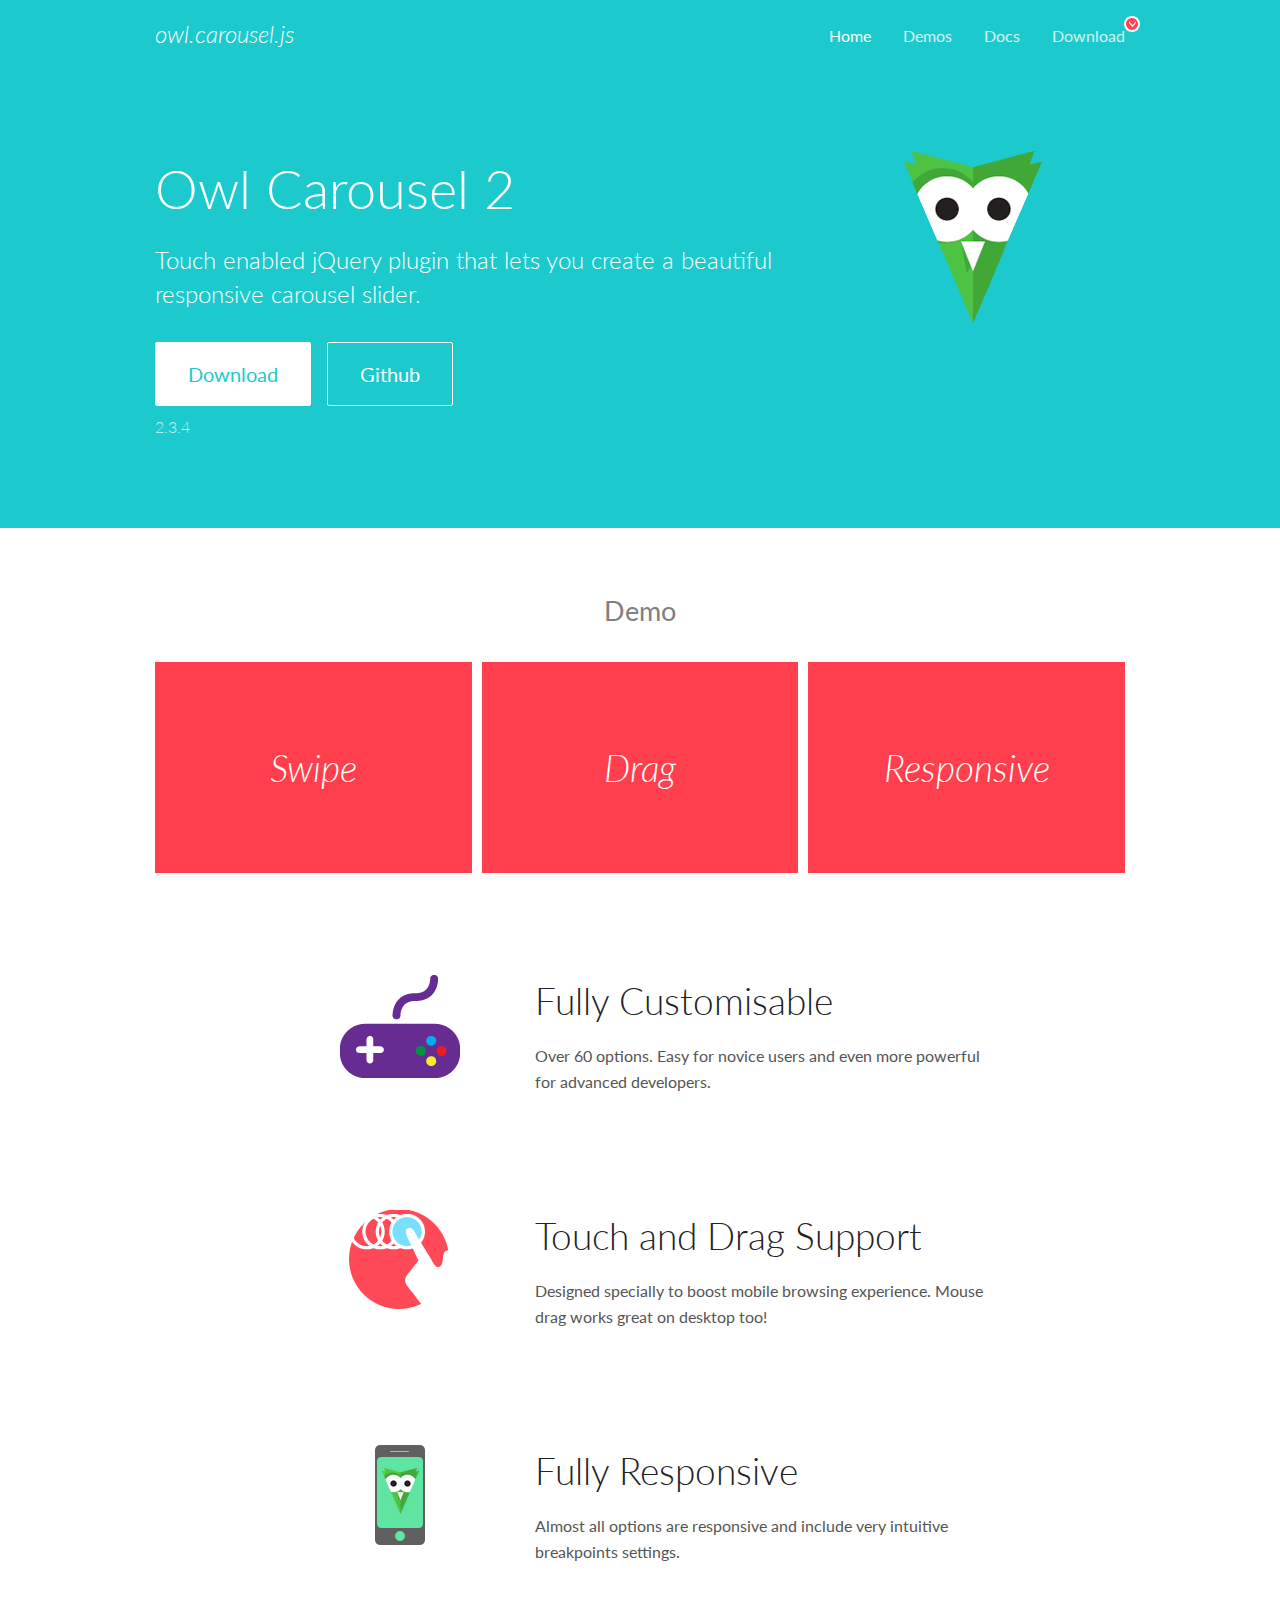
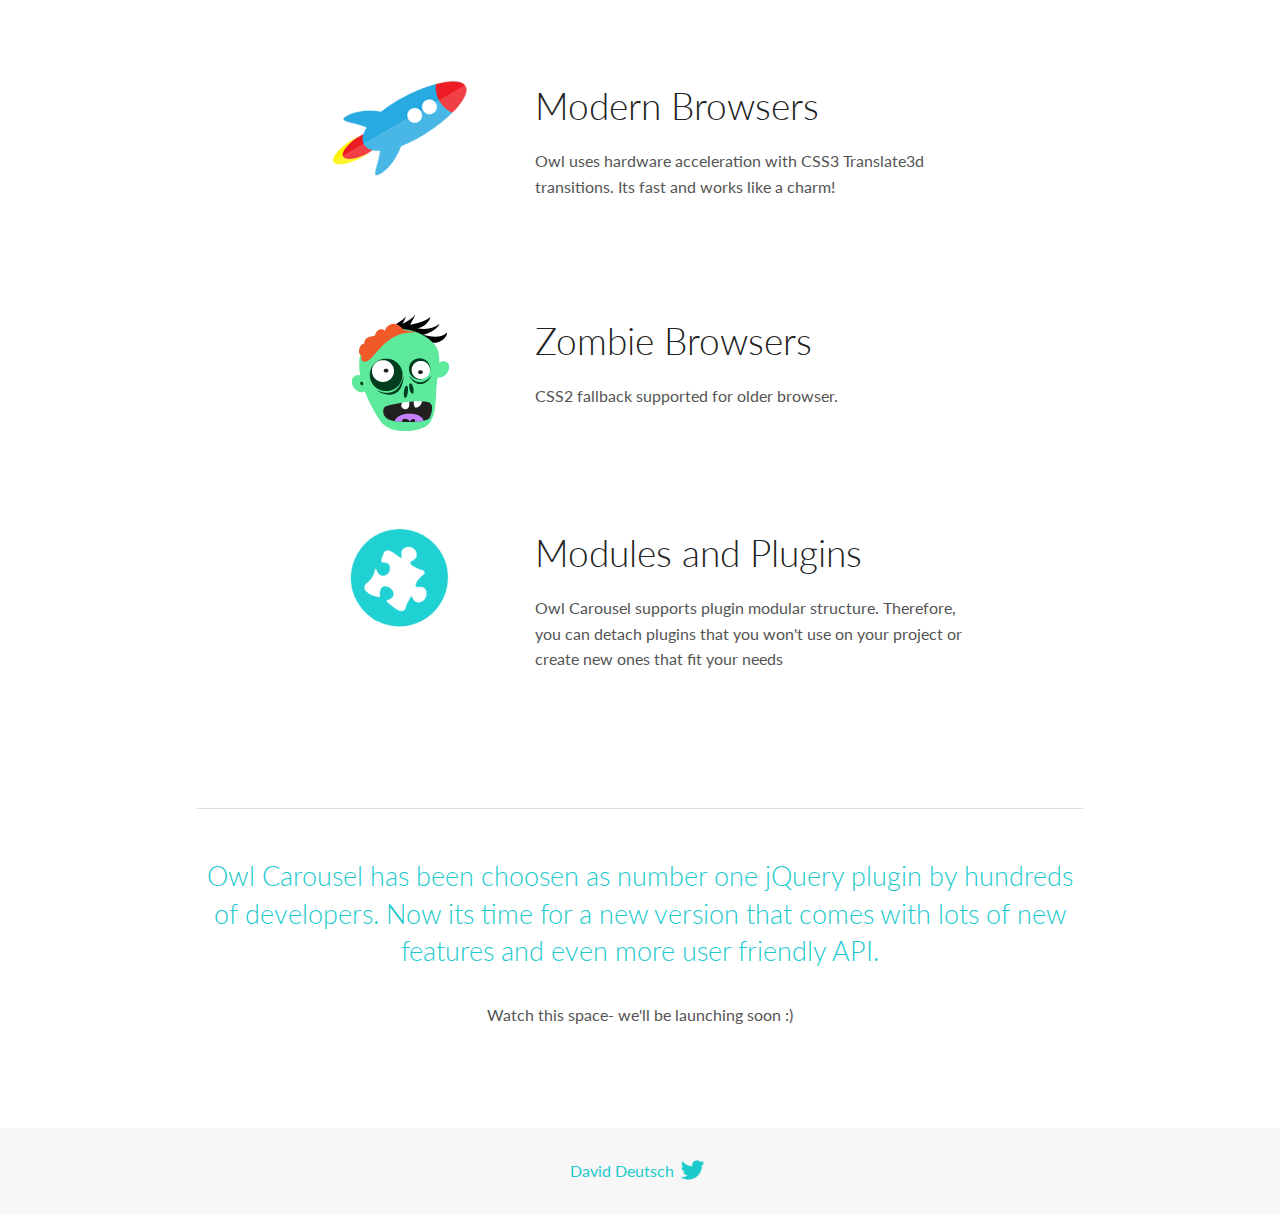
<file: libs/OwlCarousel2-2.3.4/docs/index.html>
<!DOCTYPE html>
<html lang="en">
  <head>

    <!-- head -->
    <meta charset="utf-8">
    <meta name="msapplication-tap-highlight" content="no" />
    <meta name="viewport" content="width=device-width, initial-scale=1.0" />
    <meta name="description" content="Touch enabled jQuery plugin that lets you create beautiful responsive carousel slider.">
    <meta name="author" content="David Deutsch">
    <title>
      Home | Owl Carousel | 2.3.4
    </title>

    <!-- Stylesheets -->
    <link href='https://fonts.googleapis.com/css?family=Lato:300,400,700,400italic,300italic' rel='stylesheet' type='text/css'>
    <link rel="stylesheet" href="assets/css/docs.theme.min.css">

    <!-- Owl Stylesheets -->
    <link rel="stylesheet" href="assets/owlcarousel/assets/owl.carousel.min.css">
    <link rel="stylesheet" href="assets/owlcarousel/assets/owl.theme.default.min.css">

    <!-- HTML5 shim and Respond.js IE8 support of HTML5 elements and media queries -->

    <!--[if lt IE 9]>
      <script src="https://oss.maxcdn.com/libs/html5shiv/3.7.0/html5shiv.js"></script>
      <script src="https://oss.maxcdn.com/libs/respond.js/1.3.0/respond.min.js"></script>
    <![endif]-->

    <!-- Favicons -->
    <link rel="apple-touch-icon-precomposed" sizes="144x144" href="assets/ico/apple-touch-icon-144-precomposed.png">
    <link rel="shortcut icon" href="assets/ico/favicon.png">
    <link rel="shortcut icon" href="favicon.ico">

    <!-- Yeah i know js should not be in header. Its required for demos.-->

    <!-- javascript -->
    <script src="assets/vendors/jquery.min.js"></script>
    <script src="assets/owlcarousel/owl.carousel.js"></script>
  </head>
  <body>

    <!-- header -->
    <header class="header">
      <div class="row">
        <div class="large-12 columns">
          <div class="brand left">
            <h3>
              <a href="/OwlCarousel2/">owl.carousel.js</a> 
            </h3>
          </div>
          <a id="toggle-nav" class="right">
            <span></span> <span></span> <span></span> 
          </a> 
          <div class="nav-bar">
            <ul class="clearfix">
              <li class="active">
                <a href="/OwlCarousel2/index.html">Home</a> 
              </li>
              <li> <a href="/OwlCarousel2/demos/demos.html">Demos</a>  </li>
              <li> <a href="/OwlCarousel2/docs/started-welcome.html">Docs</a>  </li>
              <li>
                <a href="https://github.com/OwlCarousel2/OwlCarousel2/archive/2.3.4.zip">Download</a> 
                <span class="download"></span> 
              </li>
            </ul>
          </div>
        </div>
      </div>
    </header>

    <!-- home panel -->
    <section id="hero">
      <div class="row">
        <div class="large-8 medium-8 columns">
          <h1>Owl Carousel 2</h1>
          <h4>Touch enabled jQuery plugin that lets you create a beautiful responsive carousel slider.</h4>
          <a href="https://github.com/OwlCarousel2/OwlCarousel2/archive/2.3.4.zip" class="hero-button">Download</a> 
          <a href="https://github.com/OwlCarousel2/OwlCarousel2" class="hero-button outline">Github</a> 
          <p>2.3.4</p>
        </div>
        <div class="large-4 medium-4 columns">
          <img class="owl-logo" src="assets/img/owl-logo.png" alt="mr. Owl">
        </div>
      </div>
    </section>

    <!-- body -->
    <div class="home-demo">
      <div class="row">
        <div class="large-12 columns">
          <h3>Demo</h3>
          <div class="owl-carousel">
            <div class="item">
              <h2>Swipe</h2>
            </div>
            <div class="item">
              <h2>Drag</h2>
            </div>
            <div class="item">
              <h2>Responsive</h2>
            </div>
            <div class="item">
              <h2>CSS3</h2>
            </div>
            <div class="item">
              <h2>Fast</h2>
            </div>
            <div class="item">
              <h2>Easy</h2>
            </div>
            <div class="item">
              <h2>Free</h2>
            </div>
            <div class="item">
              <h2>Upgradable</h2>
            </div>
            <div class="item">
              <h2>Tons of options</h2>
            </div>
            <div class="item">
              <h2>Infinity</h2>
            </div>
            <div class="item">
              <h2>Auto Width</h2>
            </div>
          </div>
        </div>
      </div>
    </div>
    <script>
      var owl = $('.owl-carousel');
      owl.owlCarousel({
        margin: 10,
        loop: true,
        responsive: {
          0: {
            items: 1
          },
          600: {
            items: 2
          },
          1000: {
            items: 3
          }
        }
      })
    </script>

    <!-- features -->
    <div id="features">
      <div class="row">
        <div class="small-12 medium-9 small-centered columns">
          <section class="row feature">
            <div class="medium-4 small-12 columns">
              <img src="assets/img/feature-options.png" alt="">
            </div>
            <div class="medium-8 small-12 columns">
              <h2>Fully Customisable</h2>
              <p>Over 60 options. Easy for novice users and even more powerful for advanced developers.</p>
            </div>
          </section>
          <section class="row feature">
            <div class="medium-4 small-12 columns">
              <img src="assets/img/feature-drag.png" alt="">
            </div>
            <div class="medium-8 small-12 columns">
              <h2>Touch and Drag Support</h2>
              <p>Designed specially to boost mobile browsing experience. Mouse drag works great on desktop too!</p>
            </div>
          </section>
          <section class="row feature">
            <div class="medium-4 small-12 columns">
              <img src="assets/img/feature-responsive.png" alt="">
            </div>
            <div class="medium-8 small-12 columns">
              <h2>Fully Responsive</h2>
              <p>Almost all options are responsive and include very intuitive breakpoints settings.</p>
            </div>
          </section>
          <section class="row feature">
            <div class="medium-4 small-12 columns">
              <img src="assets/img/feature-modern.png" alt="">
            </div>
            <div class="medium-8 small-12 columns">
              <h2>Modern Browsers</h2>
              <p>Owl uses hardware acceleration with CSS3 Translate3d transitions. Its fast and works like a charm! </p>
            </div>
          </section>
          <section class="row feature">
            <div class="medium-4 small-12 columns">
              <img src="assets/img/feature-zombie.png" alt="">
            </div>
            <div class="medium-8 small-12 columns">
              <h2>Zombie Browsers</h2>
              <p>CSS2 fallback supported for older browser.</p>
            </div>
          </section>
          <section class="row feature">
            <div class="medium-4 small-12 columns">
              <img src="assets/img/feature-module.png" alt="">
            </div>
            <div class="medium-8 small-12 columns">
              <h2>Modules and Plugins</h2>
              <p>Owl Carousel supports plugin modular structure. Therefore, you can detach plugins that you won&#x27;t use on your project or create new ones that fit your needs</p>
            </div>
          </section>
        </div>
      </div>
    </div>

    <!-- footer -->
    <section id="teaser-text">
      <div class="row">
        <div class="small-12 medium-11 small-centered columns">
          <hr>
          <h3 id="owl-carousel-has-been-choosen-as-number-one-jquery-plugin-by-hundreds-of-developers-now-its-time-for-a-new-version-that-comes-with-lots-of-new-features-and-even-more-user-friendly-api-">Owl Carousel has been choosen as number one jQuery plugin by hundreds of developers. Now its time for a new version that comes with lots of new features and even more user friendly API.</h3>
          <p>Watch this space- we&#39;ll be launching soon :)</p>
        </div>
      </div>
    </section>

    <!-- footer -->
    <footer class="footer">
      <div class="row">
        <div class="large-12 columns">
          <h5>
            <a href="/OwlCarousel2/docs/support-contact.html">David Deutsch</a> 
            <a id="custom-tweet-button" href="https://twitter.com/share?url=https://github.com/OwlCarousel2/OwlCarousel2&text=Owl Carousel - This is so awesome! " target="_blank"></a> 
          </h5>
        </div>
      </div>
    </footer>

    <!-- vendors -->
    <script src="assets/vendors/highlight.js"></script>
    <script src="assets/js/app.js"></script>
  </body>
</html>
</file>
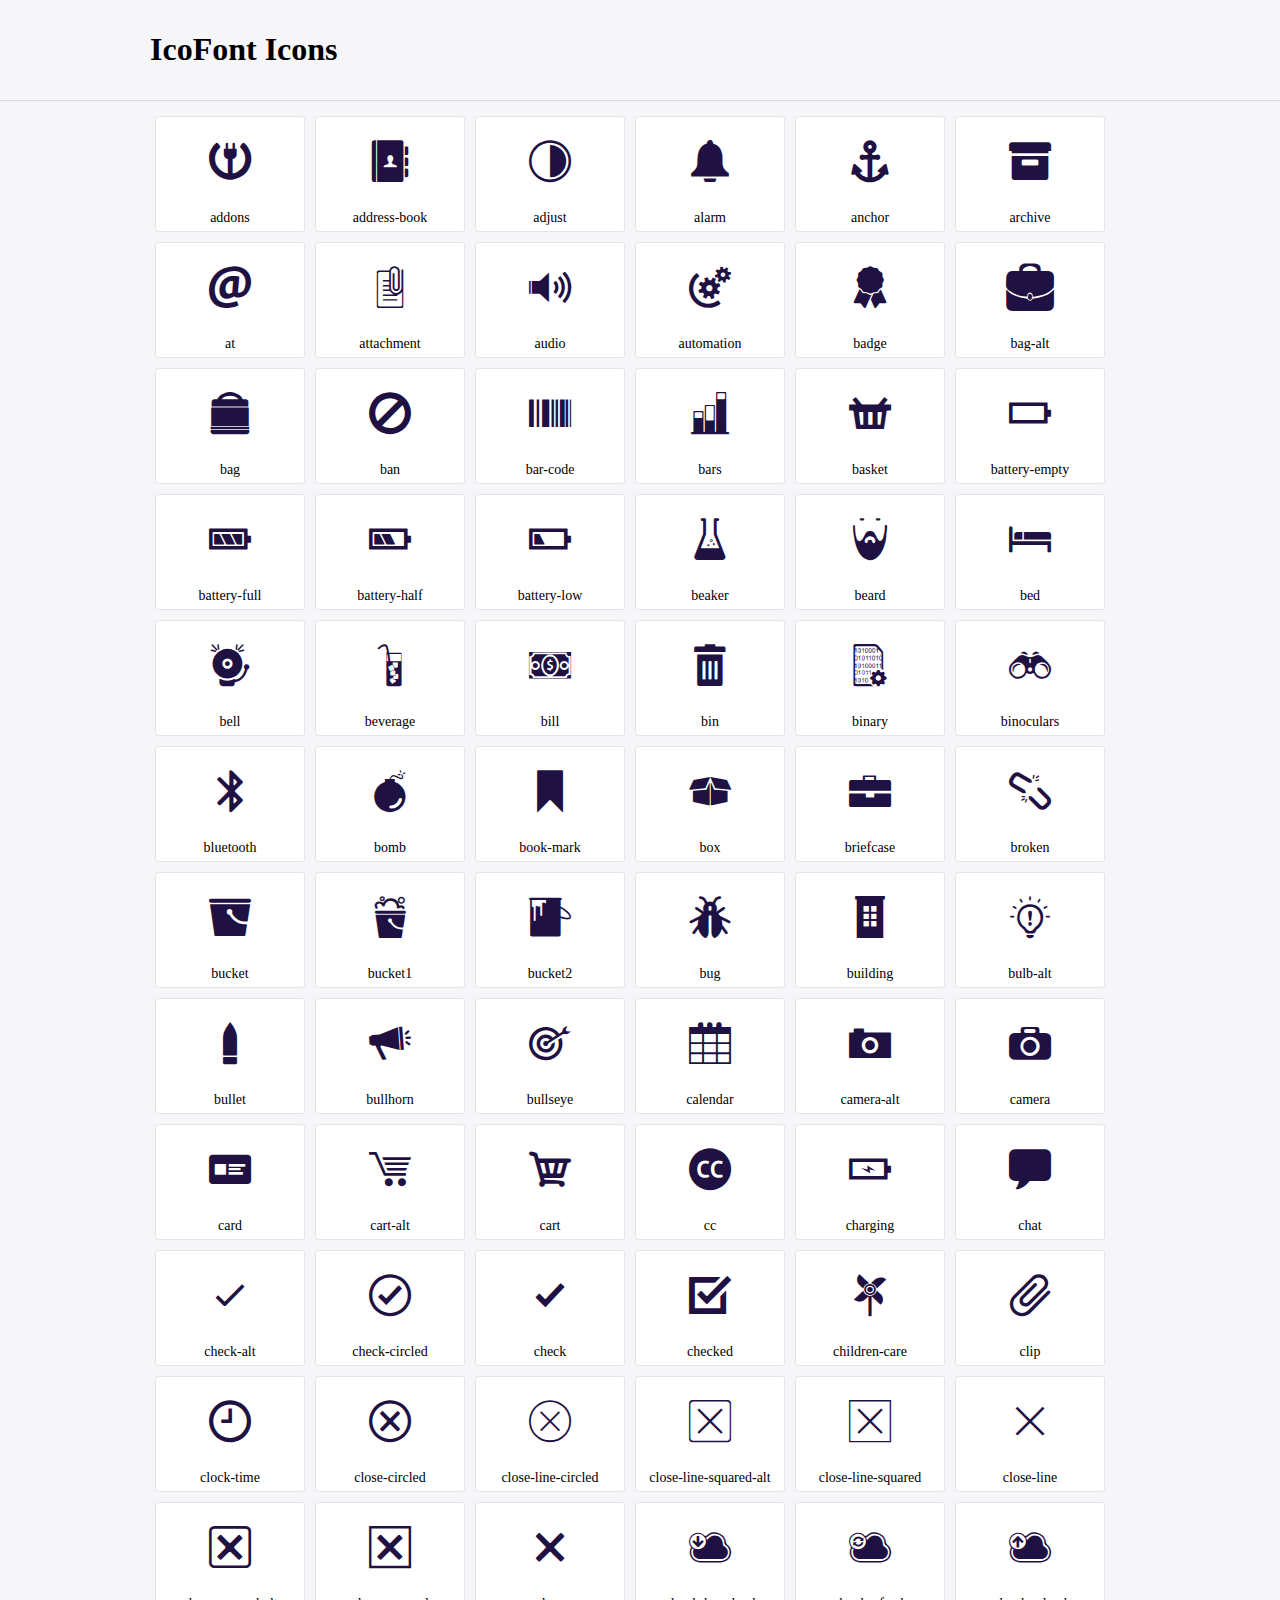
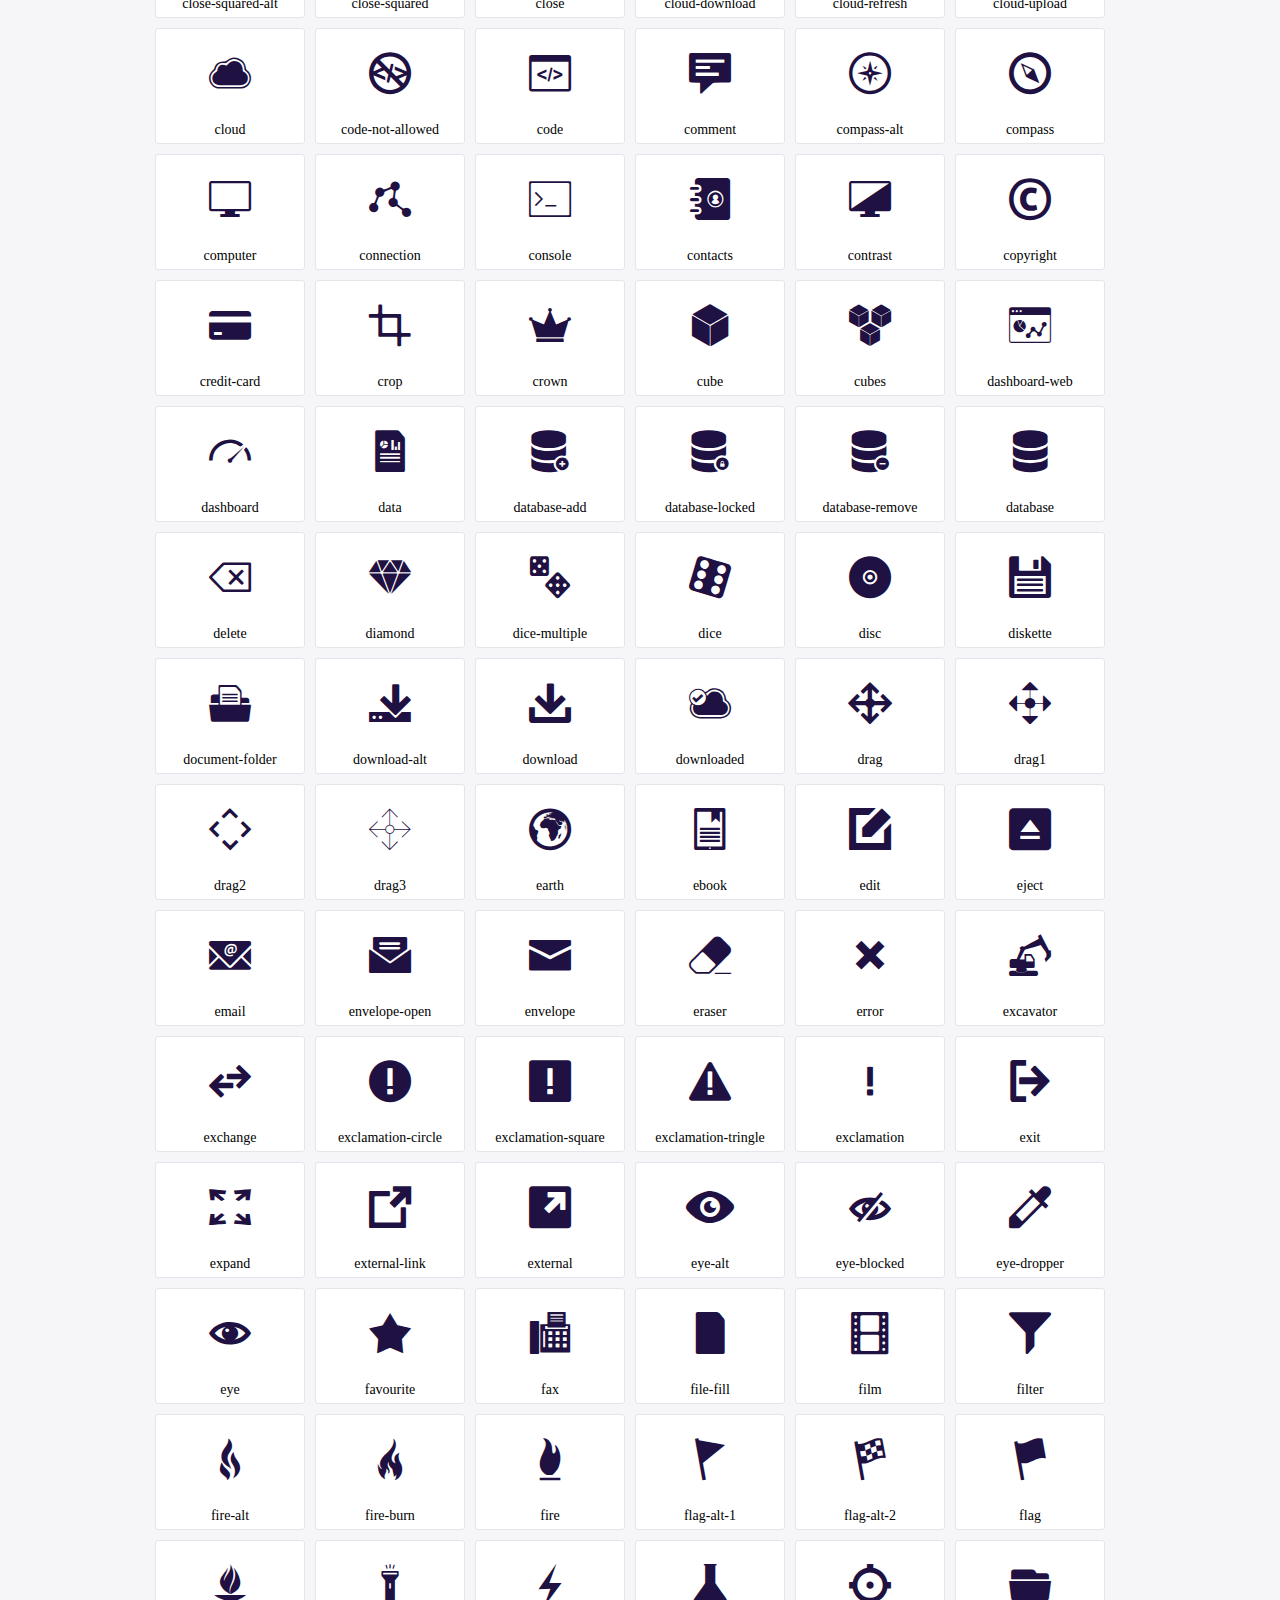
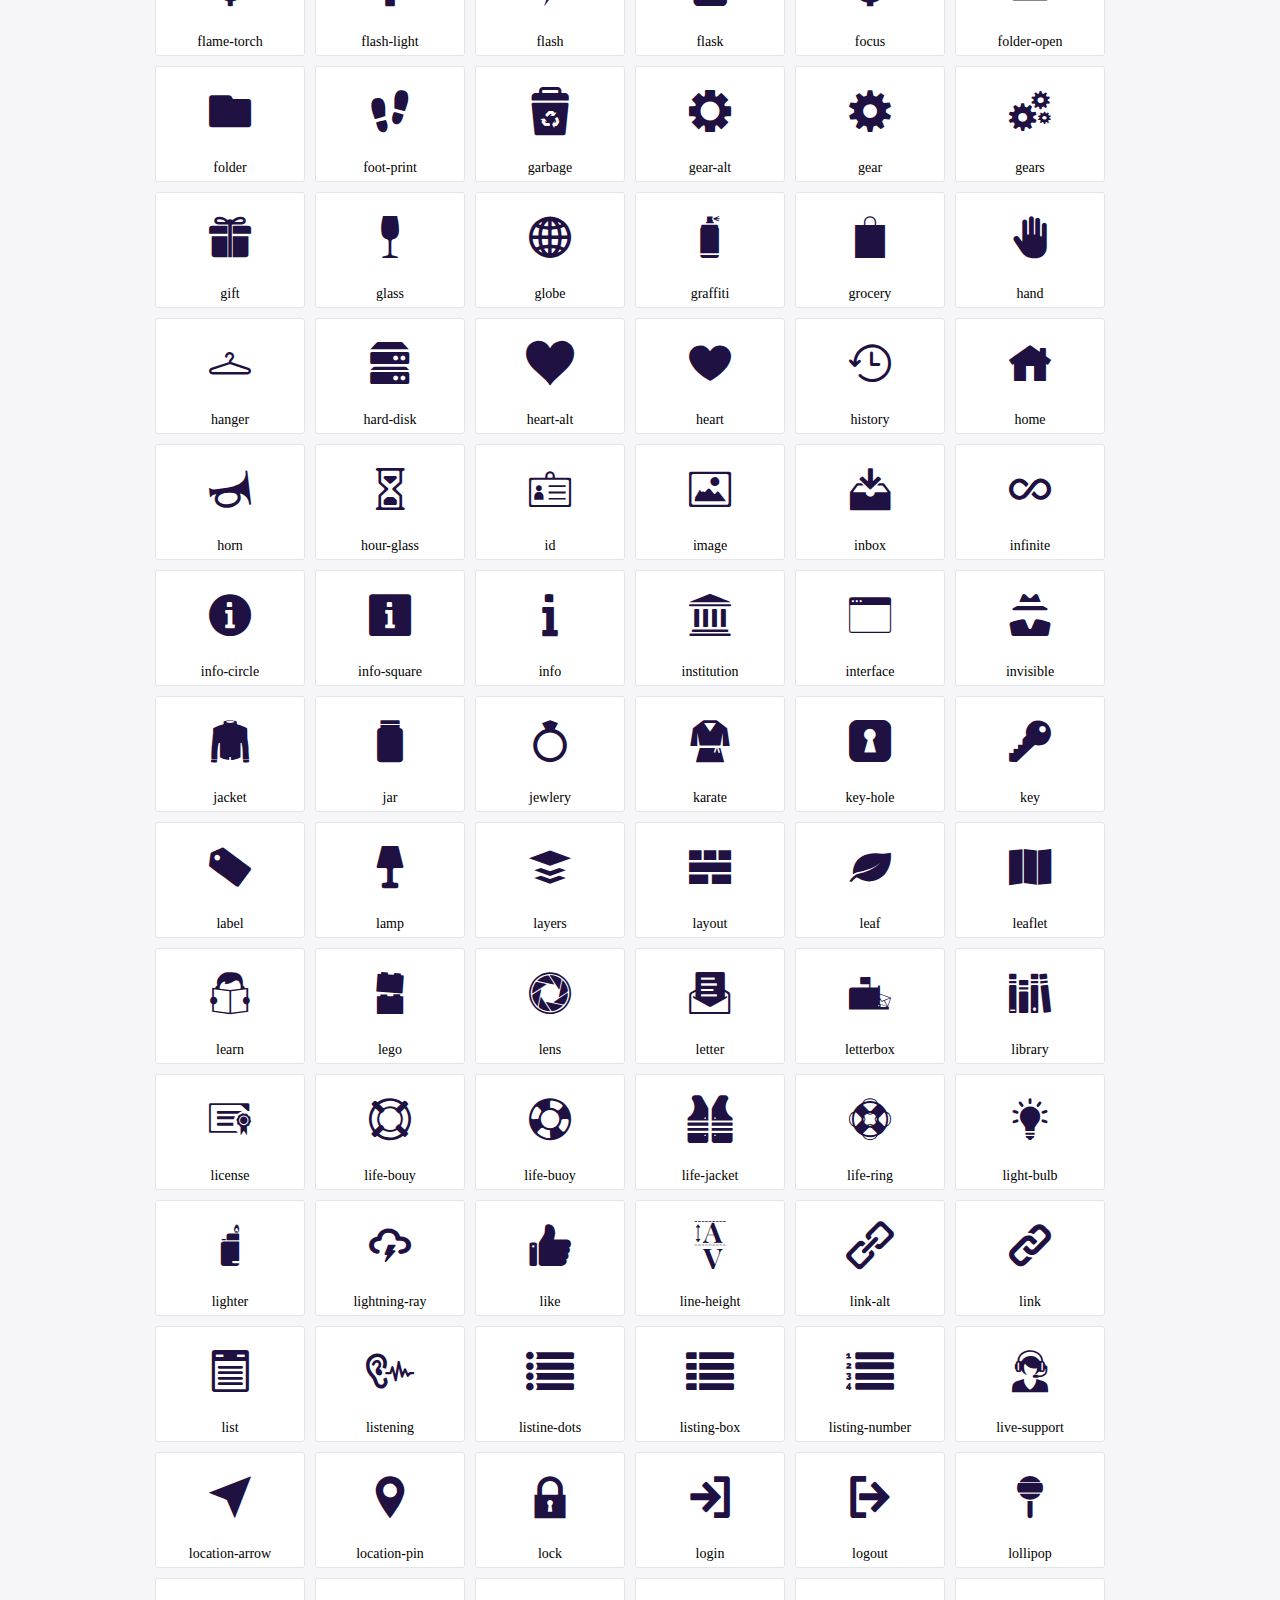
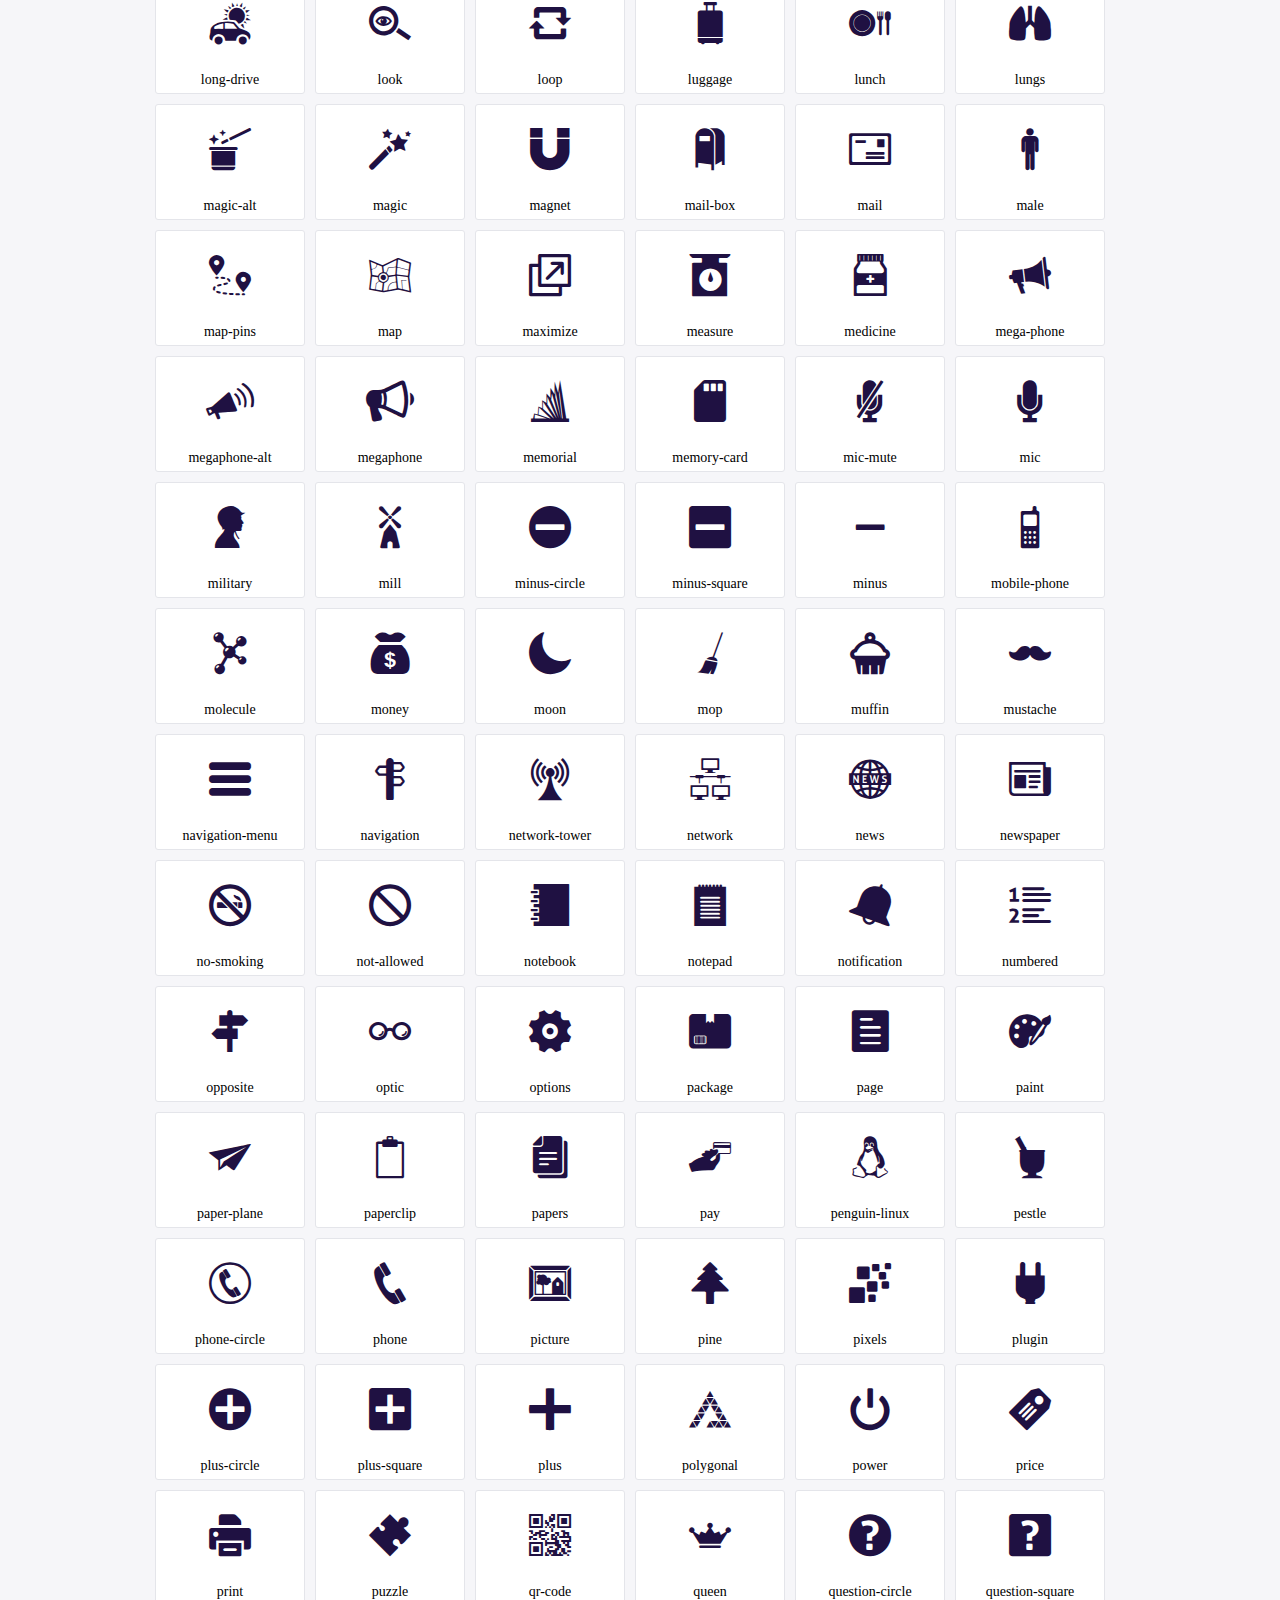
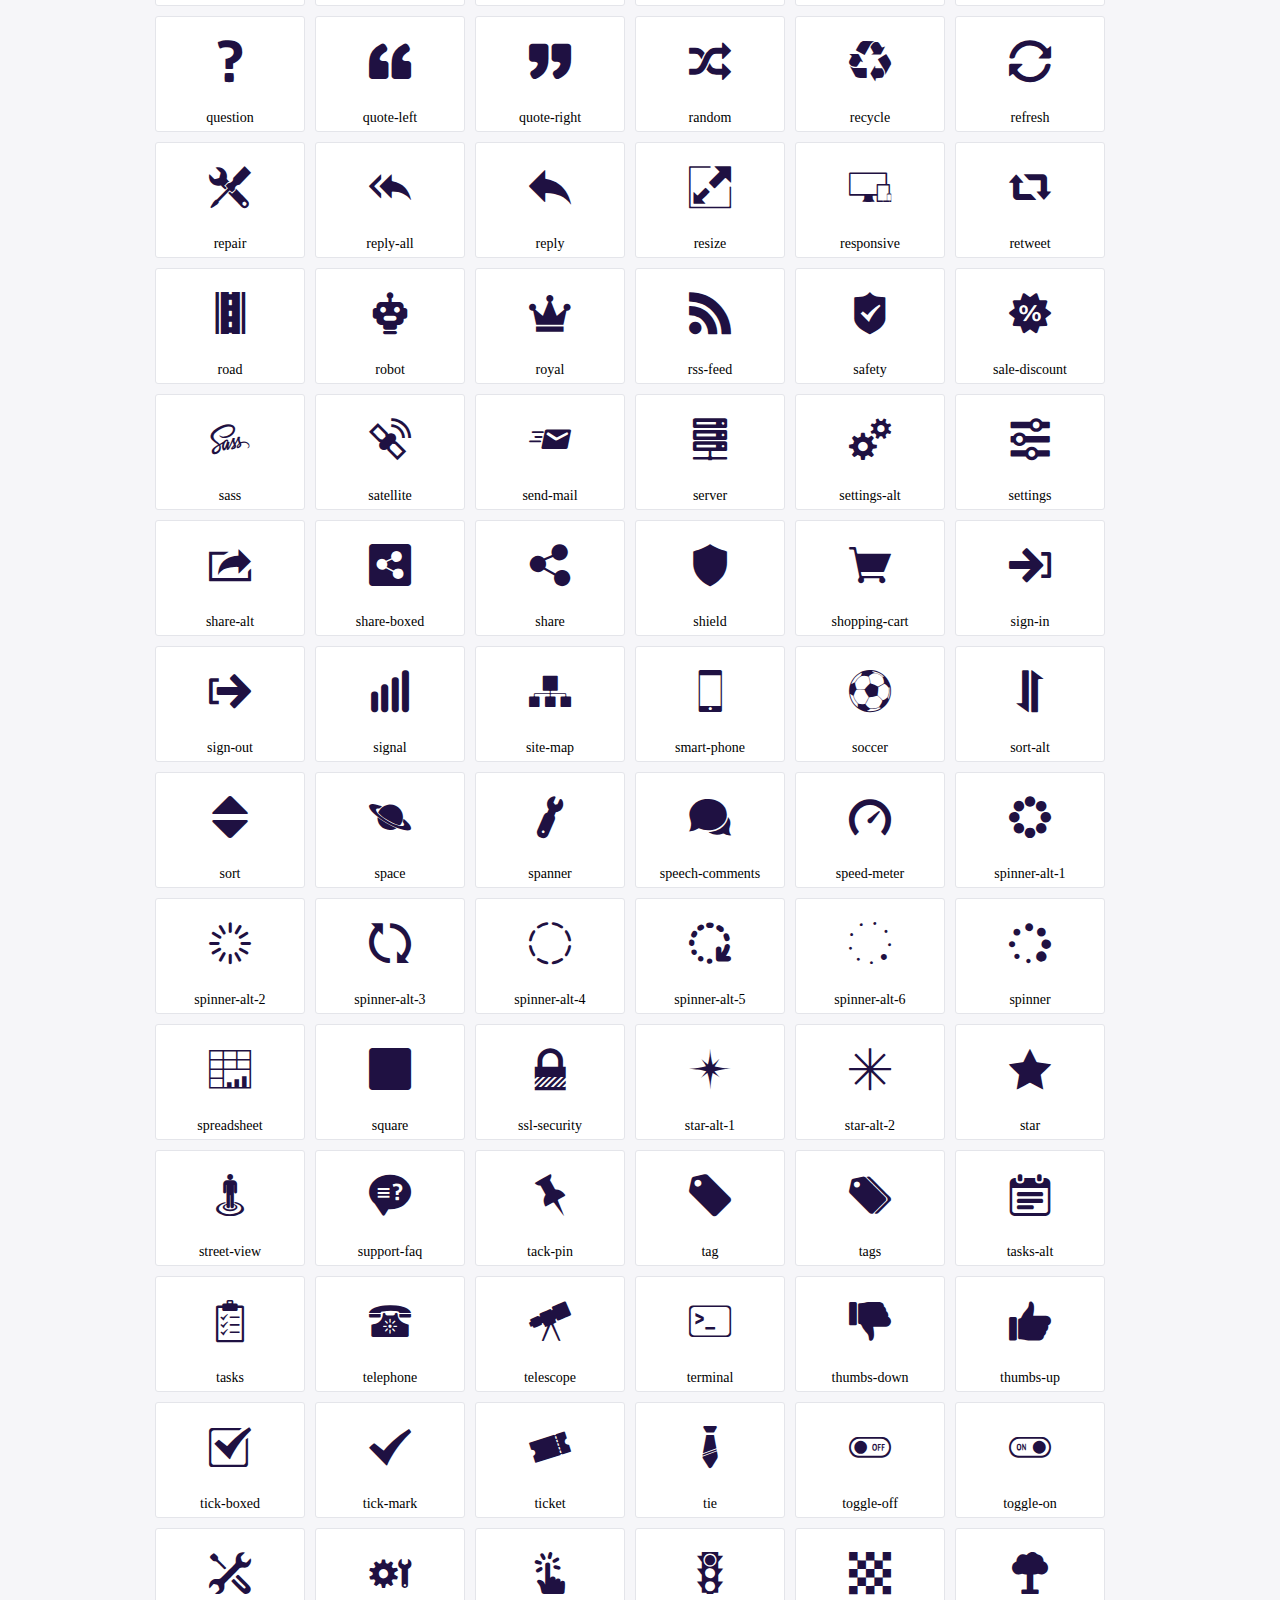
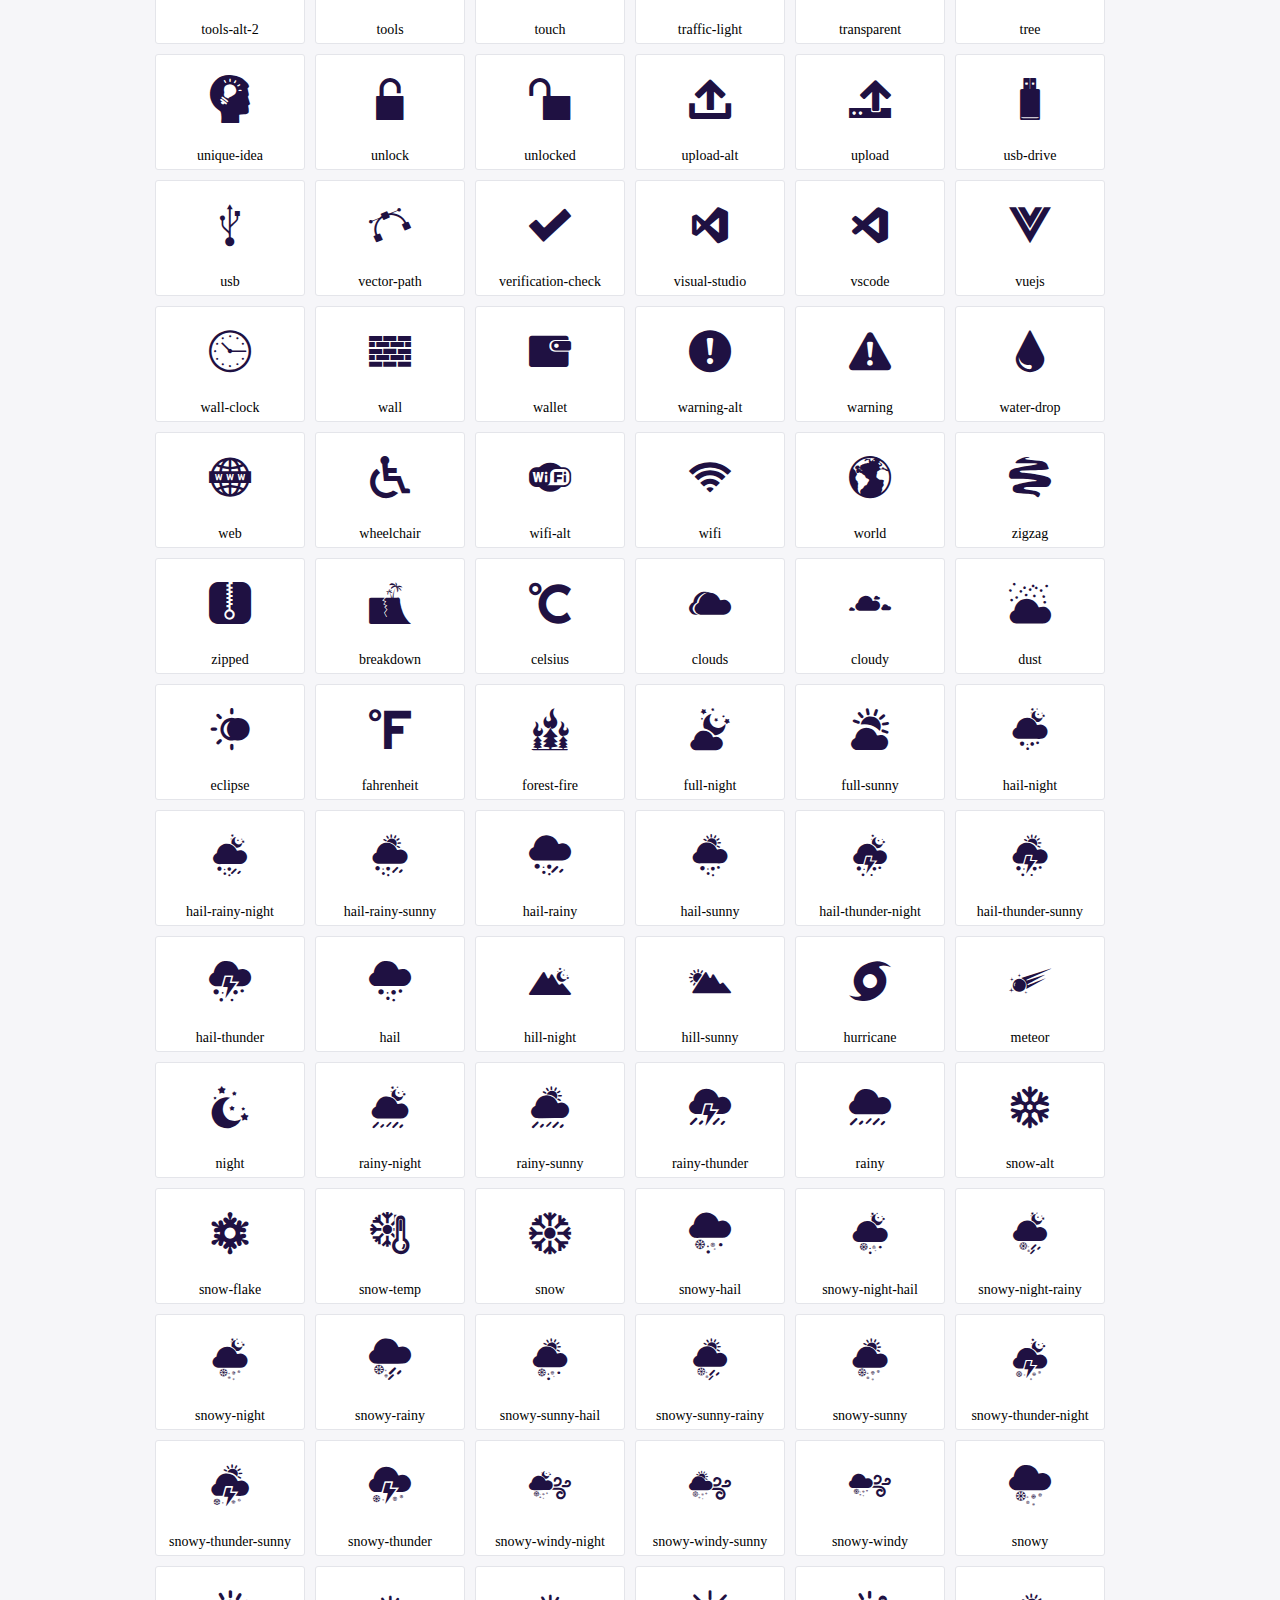
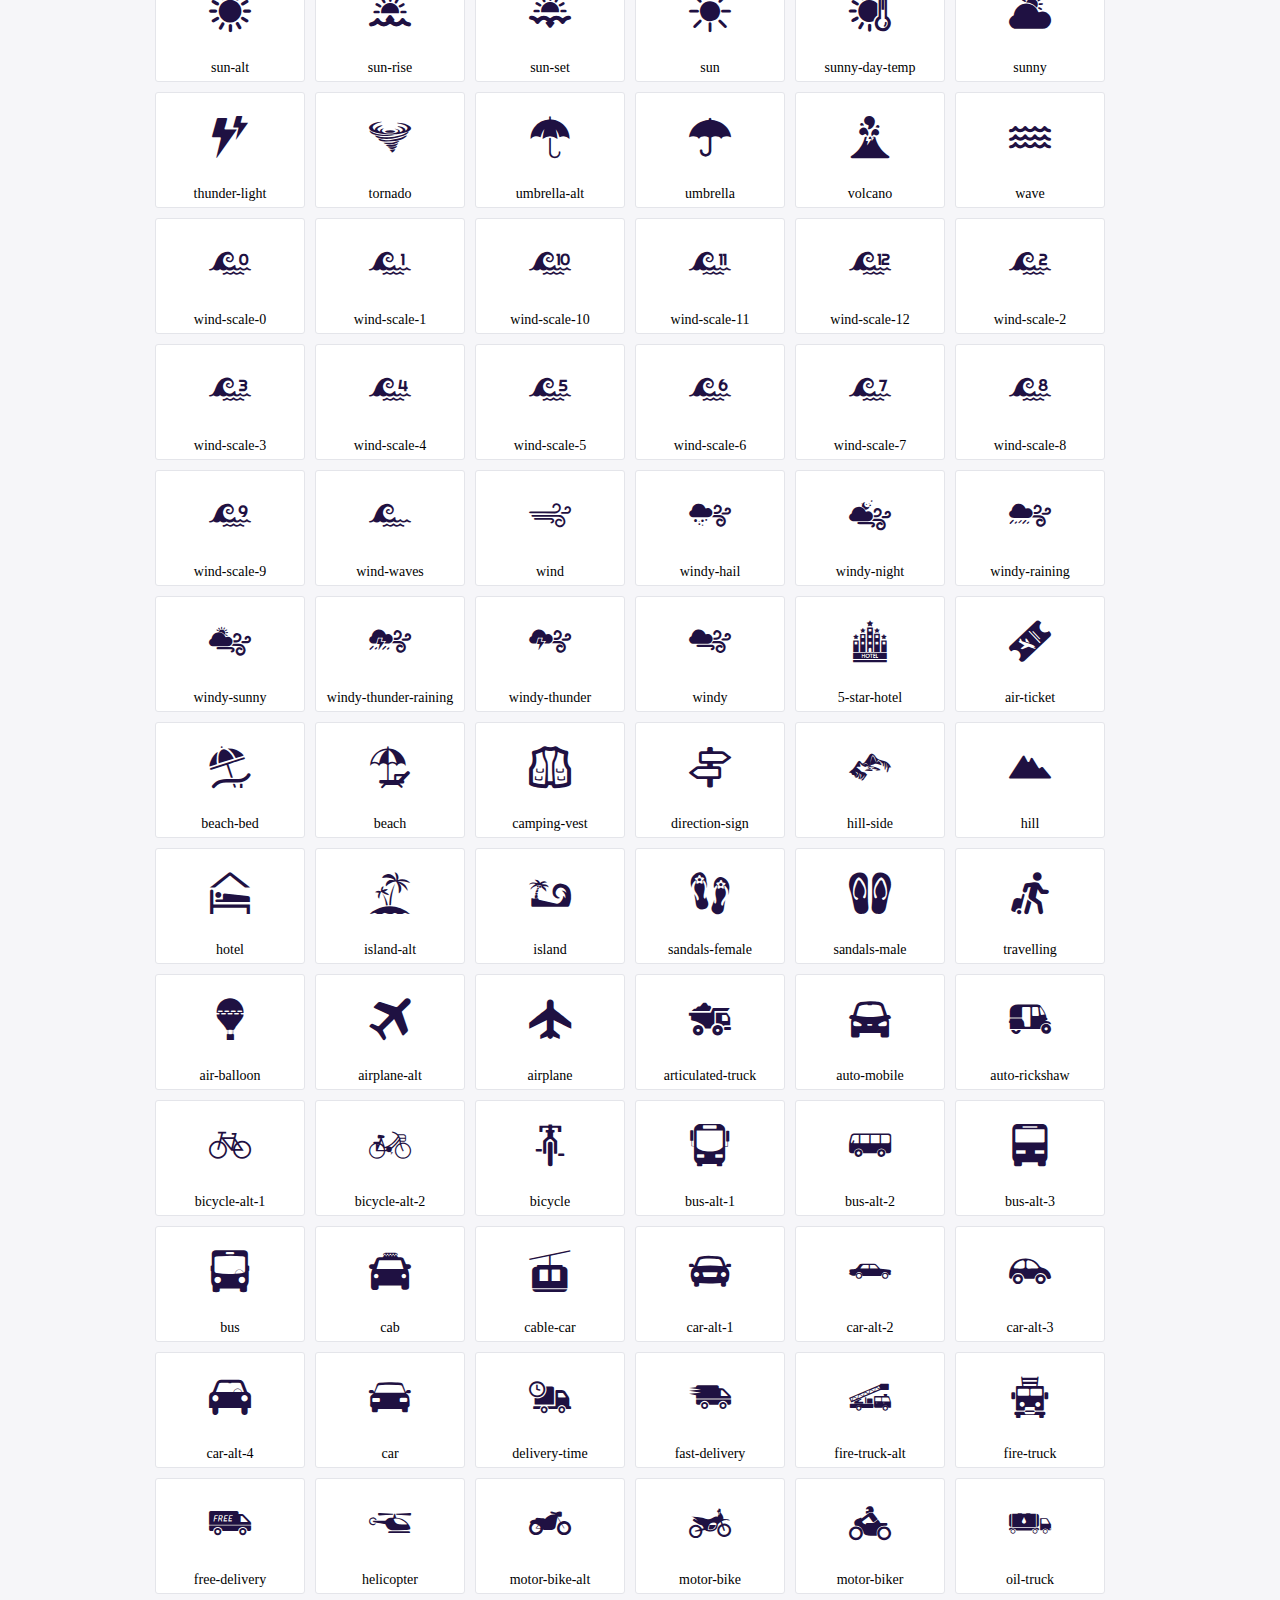
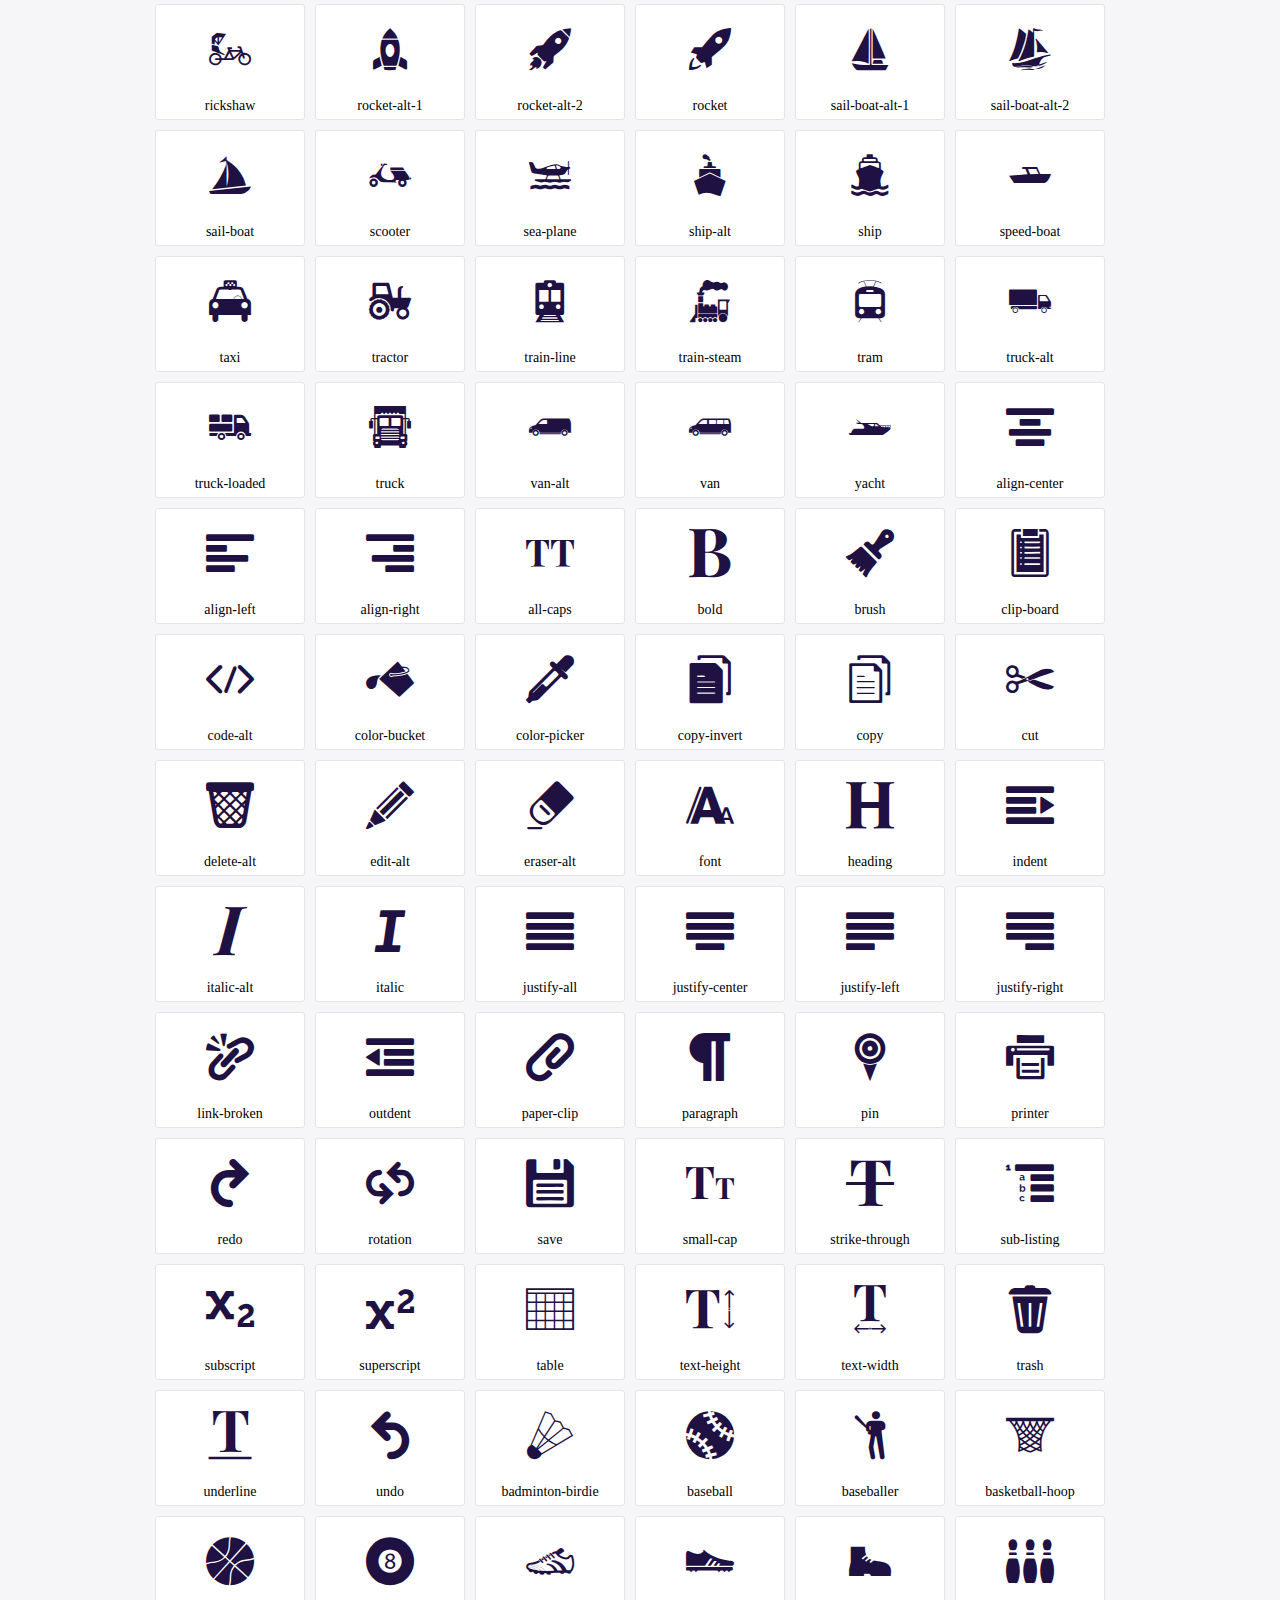
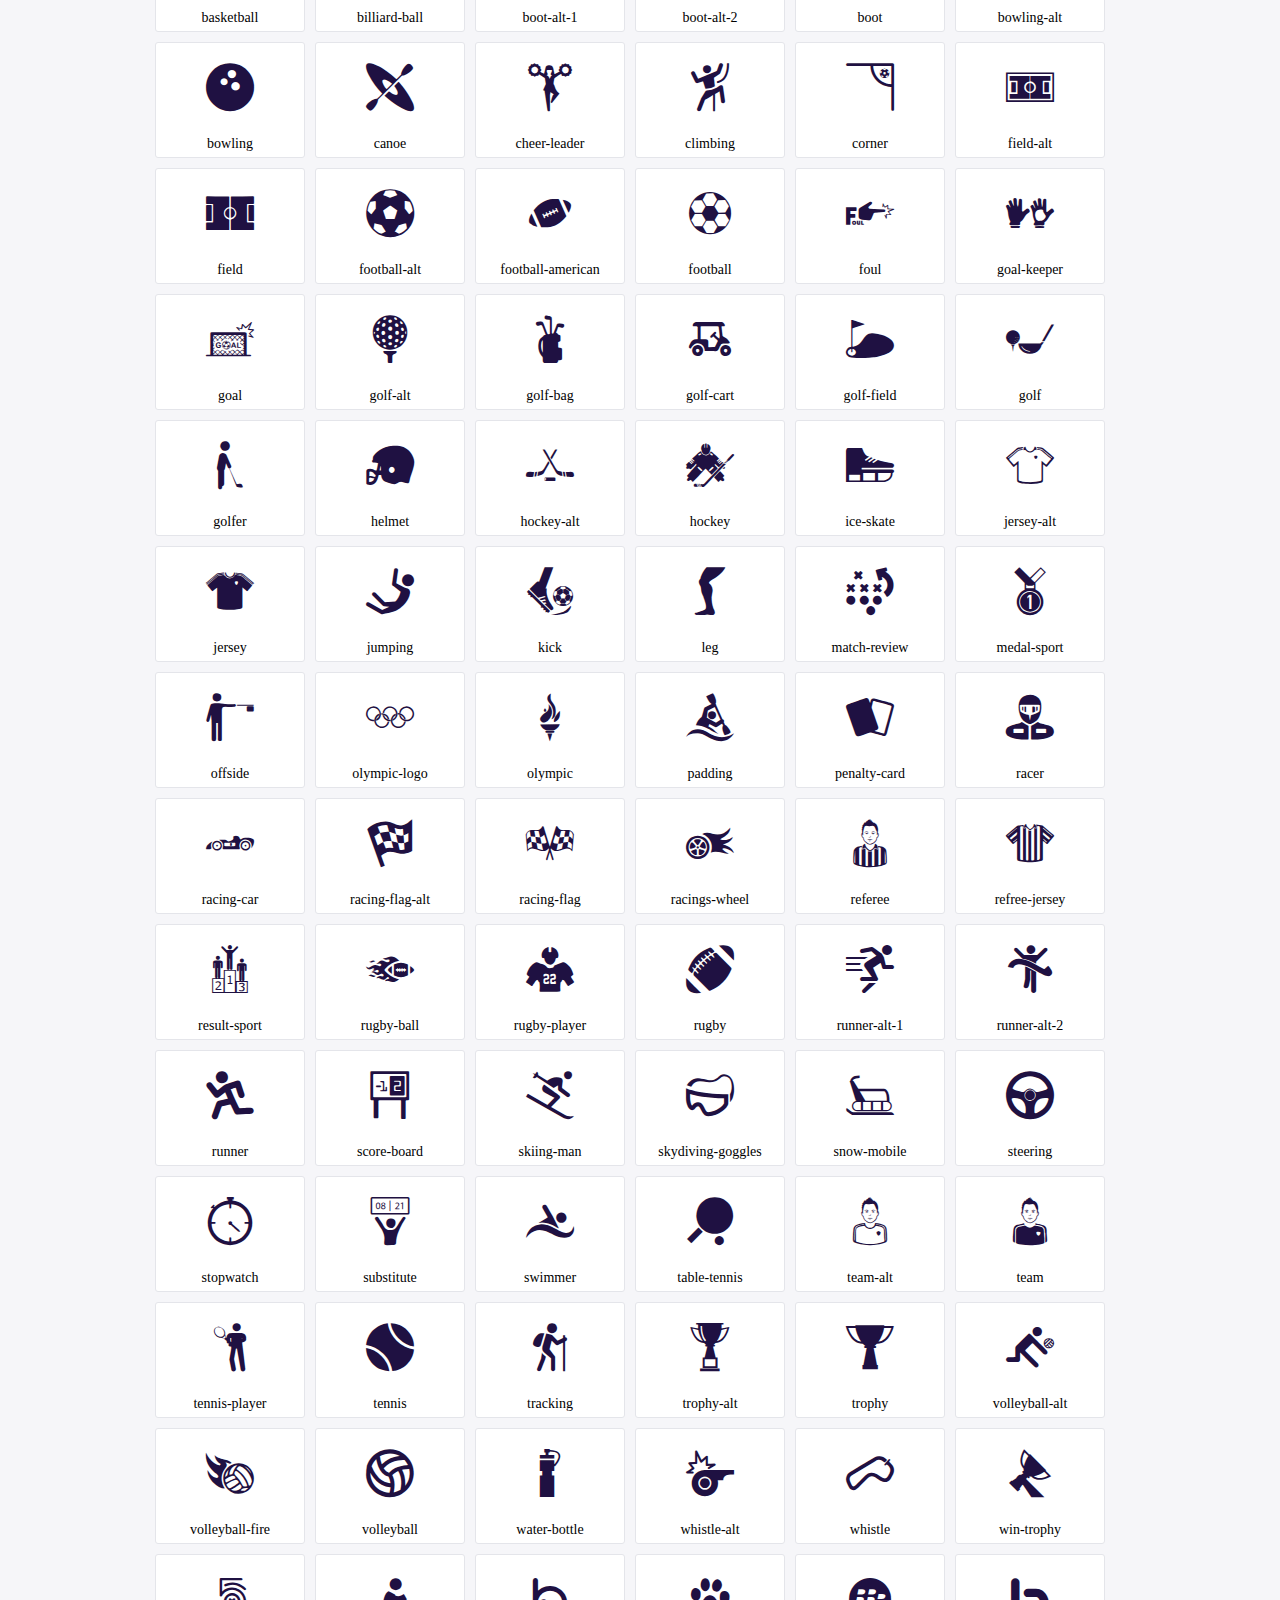
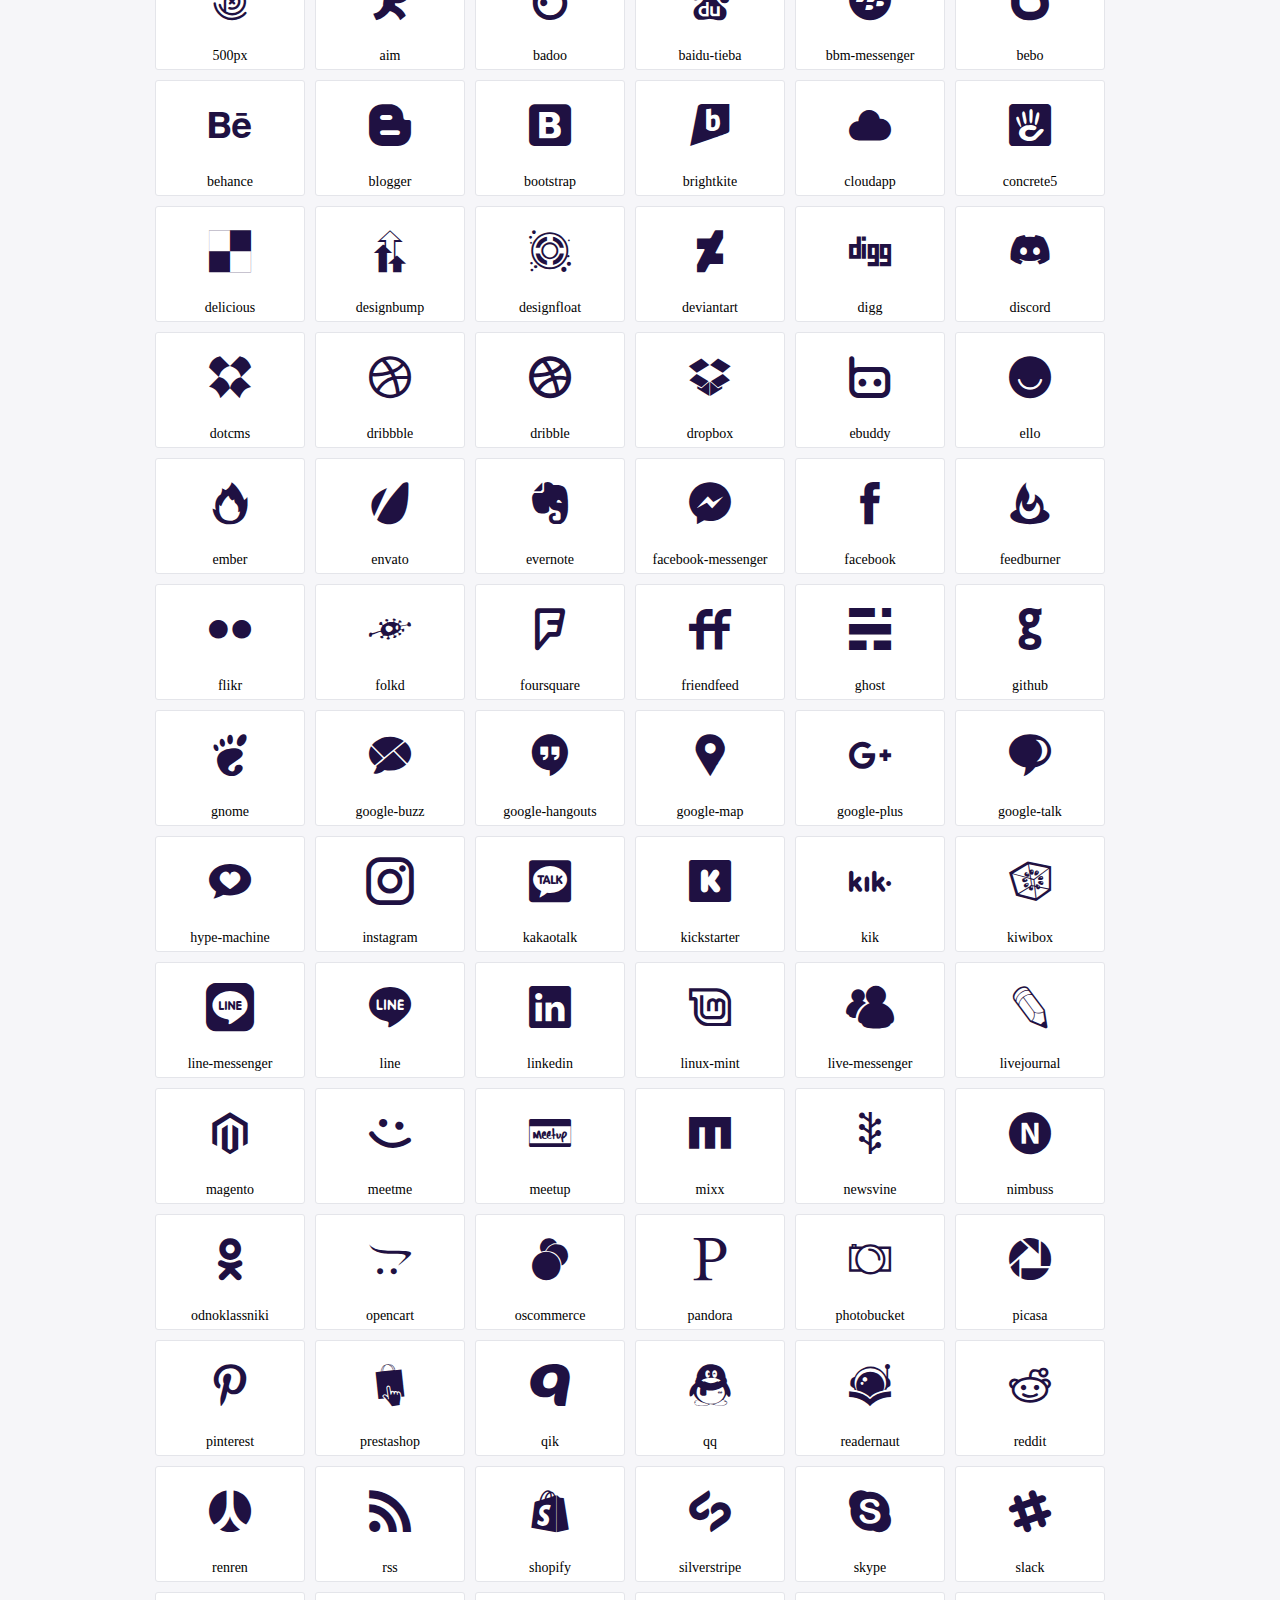
<file: libs/icofont/demo.html>
<!DOCTYPE html>
	<html>
	<head>
		<meta charset="utf-8">
		<title>Examples | IcoFont</title>
		<link rel="stylesheet" type="text/css" href="./icofont.min.css">
		<style type="text/css">
			body {
				margin: 0;
				padding: 0;
				background: #F6F6F9;
			}
			.header {
				border-bottom: 1px solid #DCDCE1;
				padding: 10px 0;
				margin-bottom: 10px;
			}
			.container {
				width: 980px;
				margin: 0 auto;
			}
			.ico-title {
				font-size: 2em;
			}
			.iconlist {
				margin: 0;
				padding: 0;
				list-style: none;
				text-align: center;
				width: 100%;
				display: flex;
				flex-wrap: wrap;
				flex-direction: row;
			}
			.iconlist li {
				position: relative;
				margin: 5px;
				width: 150px;
				cursor: pointer;
			}
			.iconlist li .icon-holder {
				position: relative;
				text-align: center;
				border-radius: 3px;
				overflow: hidden;
				padding-bottom: 5px;
				background: #ffffff;
				border: 1px solid #E4E5EA;
				transition: all 0.2s linear 0s;
			}
			.iconlist li .icon-holder:hover {
				background: #00C3DA;
				color: #ffffff;
			}
			.iconlist li .icon-holder:hover .icon i {
				color: #ffffff;
			}
			.iconlist li .icon-holder .icon {
				padding: 20px;
				text-align: center;
			}
			.iconlist li .icon-holder .icon i {
				font-size: 3em;
				color: #1F1142;
			}
			.iconlist li .icon-holder span {
				font-size: 14px;
				display: block;
				margin-top: 5px;
				border-radius: 3px;
			}
		</style>
	</head>
	<body>
	<div class="header">
		<div class="container">
			<h1 class="ico-title"> IcoFont Icons </h1>
		</div>
	</div>
	<div class="container">
		<ul class="iconlist">
		
		<li>
			<div class="icon-holder">
				<div class="icon"> 
					<i class="icofont-addons"></i>
				</div> 
				<span> addons </span>
				
			</div>
		</li>
		
		<li>
			<div class="icon-holder">
				<div class="icon"> 
					<i class="icofont-address-book"></i>
				</div> 
				<span> address-book </span>
				
			</div>
		</li>
		
		<li>
			<div class="icon-holder">
				<div class="icon"> 
					<i class="icofont-adjust"></i>
				</div> 
				<span> adjust </span>
				
			</div>
		</li>
		
		<li>
			<div class="icon-holder">
				<div class="icon"> 
					<i class="icofont-alarm"></i>
				</div> 
				<span> alarm </span>
				
			</div>
		</li>
		
		<li>
			<div class="icon-holder">
				<div class="icon"> 
					<i class="icofont-anchor"></i>
				</div> 
				<span> anchor </span>
				
			</div>
		</li>
		
		<li>
			<div class="icon-holder">
				<div class="icon"> 
					<i class="icofont-archive"></i>
				</div> 
				<span> archive </span>
				
			</div>
		</li>
		
		<li>
			<div class="icon-holder">
				<div class="icon"> 
					<i class="icofont-at"></i>
				</div> 
				<span> at </span>
				
			</div>
		</li>
		
		<li>
			<div class="icon-holder">
				<div class="icon"> 
					<i class="icofont-attachment"></i>
				</div> 
				<span> attachment </span>
				
			</div>
		</li>
		
		<li>
			<div class="icon-holder">
				<div class="icon"> 
					<i class="icofont-audio"></i>
				</div> 
				<span> audio </span>
				
			</div>
		</li>
		
		<li>
			<div class="icon-holder">
				<div class="icon"> 
					<i class="icofont-automation"></i>
				</div> 
				<span> automation </span>
				
			</div>
		</li>
		
		<li>
			<div class="icon-holder">
				<div class="icon"> 
					<i class="icofont-badge"></i>
				</div> 
				<span> badge </span>
				
			</div>
		</li>
		
		<li>
			<div class="icon-holder">
				<div class="icon"> 
					<i class="icofont-bag-alt"></i>
				</div> 
				<span> bag-alt </span>
				
			</div>
		</li>
		
		<li>
			<div class="icon-holder">
				<div class="icon"> 
					<i class="icofont-bag"></i>
				</div> 
				<span> bag </span>
				
			</div>
		</li>
		
		<li>
			<div class="icon-holder">
				<div class="icon"> 
					<i class="icofont-ban"></i>
				</div> 
				<span> ban </span>
				
			</div>
		</li>
		
		<li>
			<div class="icon-holder">
				<div class="icon"> 
					<i class="icofont-bar-code"></i>
				</div> 
				<span> bar-code </span>
				
			</div>
		</li>
		
		<li>
			<div class="icon-holder">
				<div class="icon"> 
					<i class="icofont-bars"></i>
				</div> 
				<span> bars </span>
				
			</div>
		</li>
		
		<li>
			<div class="icon-holder">
				<div class="icon"> 
					<i class="icofont-basket"></i>
				</div> 
				<span> basket </span>
				
			</div>
		</li>
		
		<li>
			<div class="icon-holder">
				<div class="icon"> 
					<i class="icofont-battery-empty"></i>
				</div> 
				<span> battery-empty </span>
				
			</div>
		</li>
		
		<li>
			<div class="icon-holder">
				<div class="icon"> 
					<i class="icofont-battery-full"></i>
				</div> 
				<span> battery-full </span>
				
			</div>
		</li>
		
		<li>
			<div class="icon-holder">
				<div class="icon"> 
					<i class="icofont-battery-half"></i>
				</div> 
				<span> battery-half </span>
				
			</div>
		</li>
		
		<li>
			<div class="icon-holder">
				<div class="icon"> 
					<i class="icofont-battery-low"></i>
				</div> 
				<span> battery-low </span>
				
			</div>
		</li>
		
		<li>
			<div class="icon-holder">
				<div class="icon"> 
					<i class="icofont-beaker"></i>
				</div> 
				<span> beaker </span>
				
			</div>
		</li>
		
		<li>
			<div class="icon-holder">
				<div class="icon"> 
					<i class="icofont-beard"></i>
				</div> 
				<span> beard </span>
				
			</div>
		</li>
		
		<li>
			<div class="icon-holder">
				<div class="icon"> 
					<i class="icofont-bed"></i>
				</div> 
				<span> bed </span>
				
			</div>
		</li>
		
		<li>
			<div class="icon-holder">
				<div class="icon"> 
					<i class="icofont-bell"></i>
				</div> 
				<span> bell </span>
				
			</div>
		</li>
		
		<li>
			<div class="icon-holder">
				<div class="icon"> 
					<i class="icofont-beverage"></i>
				</div> 
				<span> beverage </span>
				
			</div>
		</li>
		
		<li>
			<div class="icon-holder">
				<div class="icon"> 
					<i class="icofont-bill"></i>
				</div> 
				<span> bill </span>
				
			</div>
		</li>
		
		<li>
			<div class="icon-holder">
				<div class="icon"> 
					<i class="icofont-bin"></i>
				</div> 
				<span> bin </span>
				
			</div>
		</li>
		
		<li>
			<div class="icon-holder">
				<div class="icon"> 
					<i class="icofont-binary"></i>
				</div> 
				<span> binary </span>
				
			</div>
		</li>
		
		<li>
			<div class="icon-holder">
				<div class="icon"> 
					<i class="icofont-binoculars"></i>
				</div> 
				<span> binoculars </span>
				
			</div>
		</li>
		
		<li>
			<div class="icon-holder">
				<div class="icon"> 
					<i class="icofont-bluetooth"></i>
				</div> 
				<span> bluetooth </span>
				
			</div>
		</li>
		
		<li>
			<div class="icon-holder">
				<div class="icon"> 
					<i class="icofont-bomb"></i>
				</div> 
				<span> bomb </span>
				
			</div>
		</li>
		
		<li>
			<div class="icon-holder">
				<div class="icon"> 
					<i class="icofont-book-mark"></i>
				</div> 
				<span> book-mark </span>
				
			</div>
		</li>
		
		<li>
			<div class="icon-holder">
				<div class="icon"> 
					<i class="icofont-box"></i>
				</div> 
				<span> box </span>
				
			</div>
		</li>
		
		<li>
			<div class="icon-holder">
				<div class="icon"> 
					<i class="icofont-briefcase"></i>
				</div> 
				<span> briefcase </span>
				
			</div>
		</li>
		
		<li>
			<div class="icon-holder">
				<div class="icon"> 
					<i class="icofont-broken"></i>
				</div> 
				<span> broken </span>
				
			</div>
		</li>
		
		<li>
			<div class="icon-holder">
				<div class="icon"> 
					<i class="icofont-bucket"></i>
				</div> 
				<span> bucket </span>
				
			</div>
		</li>
		
		<li>
			<div class="icon-holder">
				<div class="icon"> 
					<i class="icofont-bucket1"></i>
				</div> 
				<span> bucket1 </span>
				
			</div>
		</li>
		
		<li>
			<div class="icon-holder">
				<div class="icon"> 
					<i class="icofont-bucket2"></i>
				</div> 
				<span> bucket2 </span>
				
			</div>
		</li>
		
		<li>
			<div class="icon-holder">
				<div class="icon"> 
					<i class="icofont-bug"></i>
				</div> 
				<span> bug </span>
				
			</div>
		</li>
		
		<li>
			<div class="icon-holder">
				<div class="icon"> 
					<i class="icofont-building"></i>
				</div> 
				<span> building </span>
				
			</div>
		</li>
		
		<li>
			<div class="icon-holder">
				<div class="icon"> 
					<i class="icofont-bulb-alt"></i>
				</div> 
				<span> bulb-alt </span>
				
			</div>
		</li>
		
		<li>
			<div class="icon-holder">
				<div class="icon"> 
					<i class="icofont-bullet"></i>
				</div> 
				<span> bullet </span>
				
			</div>
		</li>
		
		<li>
			<div class="icon-holder">
				<div class="icon"> 
					<i class="icofont-bullhorn"></i>
				</div> 
				<span> bullhorn </span>
				
			</div>
		</li>
		
		<li>
			<div class="icon-holder">
				<div class="icon"> 
					<i class="icofont-bullseye"></i>
				</div> 
				<span> bullseye </span>
				
			</div>
		</li>
		
		<li>
			<div class="icon-holder">
				<div class="icon"> 
					<i class="icofont-calendar"></i>
				</div> 
				<span> calendar </span>
				
			</div>
		</li>
		
		<li>
			<div class="icon-holder">
				<div class="icon"> 
					<i class="icofont-camera-alt"></i>
				</div> 
				<span> camera-alt </span>
				
			</div>
		</li>
		
		<li>
			<div class="icon-holder">
				<div class="icon"> 
					<i class="icofont-camera"></i>
				</div> 
				<span> camera </span>
				
			</div>
		</li>
		
		<li>
			<div class="icon-holder">
				<div class="icon"> 
					<i class="icofont-card"></i>
				</div> 
				<span> card </span>
				
			</div>
		</li>
		
		<li>
			<div class="icon-holder">
				<div class="icon"> 
					<i class="icofont-cart-alt"></i>
				</div> 
				<span> cart-alt </span>
				
			</div>
		</li>
		
		<li>
			<div class="icon-holder">
				<div class="icon"> 
					<i class="icofont-cart"></i>
				</div> 
				<span> cart </span>
				
			</div>
		</li>
		
		<li>
			<div class="icon-holder">
				<div class="icon"> 
					<i class="icofont-cc"></i>
				</div> 
				<span> cc </span>
				
			</div>
		</li>
		
		<li>
			<div class="icon-holder">
				<div class="icon"> 
					<i class="icofont-charging"></i>
				</div> 
				<span> charging </span>
				
			</div>
		</li>
		
		<li>
			<div class="icon-holder">
				<div class="icon"> 
					<i class="icofont-chat"></i>
				</div> 
				<span> chat </span>
				
			</div>
		</li>
		
		<li>
			<div class="icon-holder">
				<div class="icon"> 
					<i class="icofont-check-alt"></i>
				</div> 
				<span> check-alt </span>
				
			</div>
		</li>
		
		<li>
			<div class="icon-holder">
				<div class="icon"> 
					<i class="icofont-check-circled"></i>
				</div> 
				<span> check-circled </span>
				
			</div>
		</li>
		
		<li>
			<div class="icon-holder">
				<div class="icon"> 
					<i class="icofont-check"></i>
				</div> 
				<span> check </span>
				
			</div>
		</li>
		
		<li>
			<div class="icon-holder">
				<div class="icon"> 
					<i class="icofont-checked"></i>
				</div> 
				<span> checked </span>
				
			</div>
		</li>
		
		<li>
			<div class="icon-holder">
				<div class="icon"> 
					<i class="icofont-children-care"></i>
				</div> 
				<span> children-care </span>
				
			</div>
		</li>
		
		<li>
			<div class="icon-holder">
				<div class="icon"> 
					<i class="icofont-clip"></i>
				</div> 
				<span> clip </span>
				
			</div>
		</li>
		
		<li>
			<div class="icon-holder">
				<div class="icon"> 
					<i class="icofont-clock-time"></i>
				</div> 
				<span> clock-time </span>
				
			</div>
		</li>
		
		<li>
			<div class="icon-holder">
				<div class="icon"> 
					<i class="icofont-close-circled"></i>
				</div> 
				<span> close-circled </span>
				
			</div>
		</li>
		
		<li>
			<div class="icon-holder">
				<div class="icon"> 
					<i class="icofont-close-line-circled"></i>
				</div> 
				<span> close-line-circled </span>
				
			</div>
		</li>
		
		<li>
			<div class="icon-holder">
				<div class="icon"> 
					<i class="icofont-close-line-squared-alt"></i>
				</div> 
				<span> close-line-squared-alt </span>
				
			</div>
		</li>
		
		<li>
			<div class="icon-holder">
				<div class="icon"> 
					<i class="icofont-close-line-squared"></i>
				</div> 
				<span> close-line-squared </span>
				
			</div>
		</li>
		
		<li>
			<div class="icon-holder">
				<div class="icon"> 
					<i class="icofont-close-line"></i>
				</div> 
				<span> close-line </span>
				
			</div>
		</li>
		
		<li>
			<div class="icon-holder">
				<div class="icon"> 
					<i class="icofont-close-squared-alt"></i>
				</div> 
				<span> close-squared-alt </span>
				
			</div>
		</li>
		
		<li>
			<div class="icon-holder">
				<div class="icon"> 
					<i class="icofont-close-squared"></i>
				</div> 
				<span> close-squared </span>
				
			</div>
		</li>
		
		<li>
			<div class="icon-holder">
				<div class="icon"> 
					<i class="icofont-close"></i>
				</div> 
				<span> close </span>
				
			</div>
		</li>
		
		<li>
			<div class="icon-holder">
				<div class="icon"> 
					<i class="icofont-cloud-download"></i>
				</div> 
				<span> cloud-download </span>
				
			</div>
		</li>
		
		<li>
			<div class="icon-holder">
				<div class="icon"> 
					<i class="icofont-cloud-refresh"></i>
				</div> 
				<span> cloud-refresh </span>
				
			</div>
		</li>
		
		<li>
			<div class="icon-holder">
				<div class="icon"> 
					<i class="icofont-cloud-upload"></i>
				</div> 
				<span> cloud-upload </span>
				
			</div>
		</li>
		
		<li>
			<div class="icon-holder">
				<div class="icon"> 
					<i class="icofont-cloud"></i>
				</div> 
				<span> cloud </span>
				
			</div>
		</li>
		
		<li>
			<div class="icon-holder">
				<div class="icon"> 
					<i class="icofont-code-not-allowed"></i>
				</div> 
				<span> code-not-allowed </span>
				
			</div>
		</li>
		
		<li>
			<div class="icon-holder">
				<div class="icon"> 
					<i class="icofont-code"></i>
				</div> 
				<span> code </span>
				
			</div>
		</li>
		
		<li>
			<div class="icon-holder">
				<div class="icon"> 
					<i class="icofont-comment"></i>
				</div> 
				<span> comment </span>
				
			</div>
		</li>
		
		<li>
			<div class="icon-holder">
				<div class="icon"> 
					<i class="icofont-compass-alt"></i>
				</div> 
				<span> compass-alt </span>
				
			</div>
		</li>
		
		<li>
			<div class="icon-holder">
				<div class="icon"> 
					<i class="icofont-compass"></i>
				</div> 
				<span> compass </span>
				
			</div>
		</li>
		
		<li>
			<div class="icon-holder">
				<div class="icon"> 
					<i class="icofont-computer"></i>
				</div> 
				<span> computer </span>
				
			</div>
		</li>
		
		<li>
			<div class="icon-holder">
				<div class="icon"> 
					<i class="icofont-connection"></i>
				</div> 
				<span> connection </span>
				
			</div>
		</li>
		
		<li>
			<div class="icon-holder">
				<div class="icon"> 
					<i class="icofont-console"></i>
				</div> 
				<span> console </span>
				
			</div>
		</li>
		
		<li>
			<div class="icon-holder">
				<div class="icon"> 
					<i class="icofont-contacts"></i>
				</div> 
				<span> contacts </span>
				
			</div>
		</li>
		
		<li>
			<div class="icon-holder">
				<div class="icon"> 
					<i class="icofont-contrast"></i>
				</div> 
				<span> contrast </span>
				
			</div>
		</li>
		
		<li>
			<div class="icon-holder">
				<div class="icon"> 
					<i class="icofont-copyright"></i>
				</div> 
				<span> copyright </span>
				
			</div>
		</li>
		
		<li>
			<div class="icon-holder">
				<div class="icon"> 
					<i class="icofont-credit-card"></i>
				</div> 
				<span> credit-card </span>
				
			</div>
		</li>
		
		<li>
			<div class="icon-holder">
				<div class="icon"> 
					<i class="icofont-crop"></i>
				</div> 
				<span> crop </span>
				
			</div>
		</li>
		
		<li>
			<div class="icon-holder">
				<div class="icon"> 
					<i class="icofont-crown"></i>
				</div> 
				<span> crown </span>
				
			</div>
		</li>
		
		<li>
			<div class="icon-holder">
				<div class="icon"> 
					<i class="icofont-cube"></i>
				</div> 
				<span> cube </span>
				
			</div>
		</li>
		
		<li>
			<div class="icon-holder">
				<div class="icon"> 
					<i class="icofont-cubes"></i>
				</div> 
				<span> cubes </span>
				
			</div>
		</li>
		
		<li>
			<div class="icon-holder">
				<div class="icon"> 
					<i class="icofont-dashboard-web"></i>
				</div> 
				<span> dashboard-web </span>
				
			</div>
		</li>
		
		<li>
			<div class="icon-holder">
				<div class="icon"> 
					<i class="icofont-dashboard"></i>
				</div> 
				<span> dashboard </span>
				
			</div>
		</li>
		
		<li>
			<div class="icon-holder">
				<div class="icon"> 
					<i class="icofont-data"></i>
				</div> 
				<span> data </span>
				
			</div>
		</li>
		
		<li>
			<div class="icon-holder">
				<div class="icon"> 
					<i class="icofont-database-add"></i>
				</div> 
				<span> database-add </span>
				
			</div>
		</li>
		
		<li>
			<div class="icon-holder">
				<div class="icon"> 
					<i class="icofont-database-locked"></i>
				</div> 
				<span> database-locked </span>
				
			</div>
		</li>
		
		<li>
			<div class="icon-holder">
				<div class="icon"> 
					<i class="icofont-database-remove"></i>
				</div> 
				<span> database-remove </span>
				
			</div>
		</li>
		
		<li>
			<div class="icon-holder">
				<div class="icon"> 
					<i class="icofont-database"></i>
				</div> 
				<span> database </span>
				
			</div>
		</li>
		
		<li>
			<div class="icon-holder">
				<div class="icon"> 
					<i class="icofont-delete"></i>
				</div> 
				<span> delete </span>
				
			</div>
		</li>
		
		<li>
			<div class="icon-holder">
				<div class="icon"> 
					<i class="icofont-diamond"></i>
				</div> 
				<span> diamond </span>
				
			</div>
		</li>
		
		<li>
			<div class="icon-holder">
				<div class="icon"> 
					<i class="icofont-dice-multiple"></i>
				</div> 
				<span> dice-multiple </span>
				
			</div>
		</li>
		
		<li>
			<div class="icon-holder">
				<div class="icon"> 
					<i class="icofont-dice"></i>
				</div> 
				<span> dice </span>
				
			</div>
		</li>
		
		<li>
			<div class="icon-holder">
				<div class="icon"> 
					<i class="icofont-disc"></i>
				</div> 
				<span> disc </span>
				
			</div>
		</li>
		
		<li>
			<div class="icon-holder">
				<div class="icon"> 
					<i class="icofont-diskette"></i>
				</div> 
				<span> diskette </span>
				
			</div>
		</li>
		
		<li>
			<div class="icon-holder">
				<div class="icon"> 
					<i class="icofont-document-folder"></i>
				</div> 
				<span> document-folder </span>
				
			</div>
		</li>
		
		<li>
			<div class="icon-holder">
				<div class="icon"> 
					<i class="icofont-download-alt"></i>
				</div> 
				<span> download-alt </span>
				
			</div>
		</li>
		
		<li>
			<div class="icon-holder">
				<div class="icon"> 
					<i class="icofont-download"></i>
				</div> 
				<span> download </span>
				
			</div>
		</li>
		
		<li>
			<div class="icon-holder">
				<div class="icon"> 
					<i class="icofont-downloaded"></i>
				</div> 
				<span> downloaded </span>
				
			</div>
		</li>
		
		<li>
			<div class="icon-holder">
				<div class="icon"> 
					<i class="icofont-drag"></i>
				</div> 
				<span> drag </span>
				
			</div>
		</li>
		
		<li>
			<div class="icon-holder">
				<div class="icon"> 
					<i class="icofont-drag1"></i>
				</div> 
				<span> drag1 </span>
				
			</div>
		</li>
		
		<li>
			<div class="icon-holder">
				<div class="icon"> 
					<i class="icofont-drag2"></i>
				</div> 
				<span> drag2 </span>
				
			</div>
		</li>
		
		<li>
			<div class="icon-holder">
				<div class="icon"> 
					<i class="icofont-drag3"></i>
				</div> 
				<span> drag3 </span>
				
			</div>
		</li>
		
		<li>
			<div class="icon-holder">
				<div class="icon"> 
					<i class="icofont-earth"></i>
				</div> 
				<span> earth </span>
				
			</div>
		</li>
		
		<li>
			<div class="icon-holder">
				<div class="icon"> 
					<i class="icofont-ebook"></i>
				</div> 
				<span> ebook </span>
				
			</div>
		</li>
		
		<li>
			<div class="icon-holder">
				<div class="icon"> 
					<i class="icofont-edit"></i>
				</div> 
				<span> edit </span>
				
			</div>
		</li>
		
		<li>
			<div class="icon-holder">
				<div class="icon"> 
					<i class="icofont-eject"></i>
				</div> 
				<span> eject </span>
				
			</div>
		</li>
		
		<li>
			<div class="icon-holder">
				<div class="icon"> 
					<i class="icofont-email"></i>
				</div> 
				<span> email </span>
				
			</div>
		</li>
		
		<li>
			<div class="icon-holder">
				<div class="icon"> 
					<i class="icofont-envelope-open"></i>
				</div> 
				<span> envelope-open </span>
				
			</div>
		</li>
		
		<li>
			<div class="icon-holder">
				<div class="icon"> 
					<i class="icofont-envelope"></i>
				</div> 
				<span> envelope </span>
				
			</div>
		</li>
		
		<li>
			<div class="icon-holder">
				<div class="icon"> 
					<i class="icofont-eraser"></i>
				</div> 
				<span> eraser </span>
				
			</div>
		</li>
		
		<li>
			<div class="icon-holder">
				<div class="icon"> 
					<i class="icofont-error"></i>
				</div> 
				<span> error </span>
				
			</div>
		</li>
		
		<li>
			<div class="icon-holder">
				<div class="icon"> 
					<i class="icofont-excavator"></i>
				</div> 
				<span> excavator </span>
				
			</div>
		</li>
		
		<li>
			<div class="icon-holder">
				<div class="icon"> 
					<i class="icofont-exchange"></i>
				</div> 
				<span> exchange </span>
				
			</div>
		</li>
		
		<li>
			<div class="icon-holder">
				<div class="icon"> 
					<i class="icofont-exclamation-circle"></i>
				</div> 
				<span> exclamation-circle </span>
				
			</div>
		</li>
		
		<li>
			<div class="icon-holder">
				<div class="icon"> 
					<i class="icofont-exclamation-square"></i>
				</div> 
				<span> exclamation-square </span>
				
			</div>
		</li>
		
		<li>
			<div class="icon-holder">
				<div class="icon"> 
					<i class="icofont-exclamation-tringle"></i>
				</div> 
				<span> exclamation-tringle </span>
				
			</div>
		</li>
		
		<li>
			<div class="icon-holder">
				<div class="icon"> 
					<i class="icofont-exclamation"></i>
				</div> 
				<span> exclamation </span>
				
			</div>
		</li>
		
		<li>
			<div class="icon-holder">
				<div class="icon"> 
					<i class="icofont-exit"></i>
				</div> 
				<span> exit </span>
				
			</div>
		</li>
		
		<li>
			<div class="icon-holder">
				<div class="icon"> 
					<i class="icofont-expand"></i>
				</div> 
				<span> expand </span>
				
			</div>
		</li>
		
		<li>
			<div class="icon-holder">
				<div class="icon"> 
					<i class="icofont-external-link"></i>
				</div> 
				<span> external-link </span>
				
			</div>
		</li>
		
		<li>
			<div class="icon-holder">
				<div class="icon"> 
					<i class="icofont-external"></i>
				</div> 
				<span> external </span>
				
			</div>
		</li>
		
		<li>
			<div class="icon-holder">
				<div class="icon"> 
					<i class="icofont-eye-alt"></i>
				</div> 
				<span> eye-alt </span>
				
			</div>
		</li>
		
		<li>
			<div class="icon-holder">
				<div class="icon"> 
					<i class="icofont-eye-blocked"></i>
				</div> 
				<span> eye-blocked </span>
				
			</div>
		</li>
		
		<li>
			<div class="icon-holder">
				<div class="icon"> 
					<i class="icofont-eye-dropper"></i>
				</div> 
				<span> eye-dropper </span>
				
			</div>
		</li>
		
		<li>
			<div class="icon-holder">
				<div class="icon"> 
					<i class="icofont-eye"></i>
				</div> 
				<span> eye </span>
				
			</div>
		</li>
		
		<li>
			<div class="icon-holder">
				<div class="icon"> 
					<i class="icofont-favourite"></i>
				</div> 
				<span> favourite </span>
				
			</div>
		</li>
		
		<li>
			<div class="icon-holder">
				<div class="icon"> 
					<i class="icofont-fax"></i>
				</div> 
				<span> fax </span>
				
			</div>
		</li>
		
		<li>
			<div class="icon-holder">
				<div class="icon"> 
					<i class="icofont-file-fill"></i>
				</div> 
				<span> file-fill </span>
				
			</div>
		</li>
		
		<li>
			<div class="icon-holder">
				<div class="icon"> 
					<i class="icofont-film"></i>
				</div> 
				<span> film </span>
				
			</div>
		</li>
		
		<li>
			<div class="icon-holder">
				<div class="icon"> 
					<i class="icofont-filter"></i>
				</div> 
				<span> filter </span>
				
			</div>
		</li>
		
		<li>
			<div class="icon-holder">
				<div class="icon"> 
					<i class="icofont-fire-alt"></i>
				</div> 
				<span> fire-alt </span>
				
			</div>
		</li>
		
		<li>
			<div class="icon-holder">
				<div class="icon"> 
					<i class="icofont-fire-burn"></i>
				</div> 
				<span> fire-burn </span>
				
			</div>
		</li>
		
		<li>
			<div class="icon-holder">
				<div class="icon"> 
					<i class="icofont-fire"></i>
				</div> 
				<span> fire </span>
				
			</div>
		</li>
		
		<li>
			<div class="icon-holder">
				<div class="icon"> 
					<i class="icofont-flag-alt-1"></i>
				</div> 
				<span> flag-alt-1 </span>
				
			</div>
		</li>
		
		<li>
			<div class="icon-holder">
				<div class="icon"> 
					<i class="icofont-flag-alt-2"></i>
				</div> 
				<span> flag-alt-2 </span>
				
			</div>
		</li>
		
		<li>
			<div class="icon-holder">
				<div class="icon"> 
					<i class="icofont-flag"></i>
				</div> 
				<span> flag </span>
				
			</div>
		</li>
		
		<li>
			<div class="icon-holder">
				<div class="icon"> 
					<i class="icofont-flame-torch"></i>
				</div> 
				<span> flame-torch </span>
				
			</div>
		</li>
		
		<li>
			<div class="icon-holder">
				<div class="icon"> 
					<i class="icofont-flash-light"></i>
				</div> 
				<span> flash-light </span>
				
			</div>
		</li>
		
		<li>
			<div class="icon-holder">
				<div class="icon"> 
					<i class="icofont-flash"></i>
				</div> 
				<span> flash </span>
				
			</div>
		</li>
		
		<li>
			<div class="icon-holder">
				<div class="icon"> 
					<i class="icofont-flask"></i>
				</div> 
				<span> flask </span>
				
			</div>
		</li>
		
		<li>
			<div class="icon-holder">
				<div class="icon"> 
					<i class="icofont-focus"></i>
				</div> 
				<span> focus </span>
				
			</div>
		</li>
		
		<li>
			<div class="icon-holder">
				<div class="icon"> 
					<i class="icofont-folder-open"></i>
				</div> 
				<span> folder-open </span>
				
			</div>
		</li>
		
		<li>
			<div class="icon-holder">
				<div class="icon"> 
					<i class="icofont-folder"></i>
				</div> 
				<span> folder </span>
				
			</div>
		</li>
		
		<li>
			<div class="icon-holder">
				<div class="icon"> 
					<i class="icofont-foot-print"></i>
				</div> 
				<span> foot-print </span>
				
			</div>
		</li>
		
		<li>
			<div class="icon-holder">
				<div class="icon"> 
					<i class="icofont-garbage"></i>
				</div> 
				<span> garbage </span>
				
			</div>
		</li>
		
		<li>
			<div class="icon-holder">
				<div class="icon"> 
					<i class="icofont-gear-alt"></i>
				</div> 
				<span> gear-alt </span>
				
			</div>
		</li>
		
		<li>
			<div class="icon-holder">
				<div class="icon"> 
					<i class="icofont-gear"></i>
				</div> 
				<span> gear </span>
				
			</div>
		</li>
		
		<li>
			<div class="icon-holder">
				<div class="icon"> 
					<i class="icofont-gears"></i>
				</div> 
				<span> gears </span>
				
			</div>
		</li>
		
		<li>
			<div class="icon-holder">
				<div class="icon"> 
					<i class="icofont-gift"></i>
				</div> 
				<span> gift </span>
				
			</div>
		</li>
		
		<li>
			<div class="icon-holder">
				<div class="icon"> 
					<i class="icofont-glass"></i>
				</div> 
				<span> glass </span>
				
			</div>
		</li>
		
		<li>
			<div class="icon-holder">
				<div class="icon"> 
					<i class="icofont-globe"></i>
				</div> 
				<span> globe </span>
				
			</div>
		</li>
		
		<li>
			<div class="icon-holder">
				<div class="icon"> 
					<i class="icofont-graffiti"></i>
				</div> 
				<span> graffiti </span>
				
			</div>
		</li>
		
		<li>
			<div class="icon-holder">
				<div class="icon"> 
					<i class="icofont-grocery"></i>
				</div> 
				<span> grocery </span>
				
			</div>
		</li>
		
		<li>
			<div class="icon-holder">
				<div class="icon"> 
					<i class="icofont-hand"></i>
				</div> 
				<span> hand </span>
				
			</div>
		</li>
		
		<li>
			<div class="icon-holder">
				<div class="icon"> 
					<i class="icofont-hanger"></i>
				</div> 
				<span> hanger </span>
				
			</div>
		</li>
		
		<li>
			<div class="icon-holder">
				<div class="icon"> 
					<i class="icofont-hard-disk"></i>
				</div> 
				<span> hard-disk </span>
				
			</div>
		</li>
		
		<li>
			<div class="icon-holder">
				<div class="icon"> 
					<i class="icofont-heart-alt"></i>
				</div> 
				<span> heart-alt </span>
				
			</div>
		</li>
		
		<li>
			<div class="icon-holder">
				<div class="icon"> 
					<i class="icofont-heart"></i>
				</div> 
				<span> heart </span>
				
			</div>
		</li>
		
		<li>
			<div class="icon-holder">
				<div class="icon"> 
					<i class="icofont-history"></i>
				</div> 
				<span> history </span>
				
			</div>
		</li>
		
		<li>
			<div class="icon-holder">
				<div class="icon"> 
					<i class="icofont-home"></i>
				</div> 
				<span> home </span>
				
			</div>
		</li>
		
		<li>
			<div class="icon-holder">
				<div class="icon"> 
					<i class="icofont-horn"></i>
				</div> 
				<span> horn </span>
				
			</div>
		</li>
		
		<li>
			<div class="icon-holder">
				<div class="icon"> 
					<i class="icofont-hour-glass"></i>
				</div> 
				<span> hour-glass </span>
				
			</div>
		</li>
		
		<li>
			<div class="icon-holder">
				<div class="icon"> 
					<i class="icofont-id"></i>
				</div> 
				<span> id </span>
				
			</div>
		</li>
		
		<li>
			<div class="icon-holder">
				<div class="icon"> 
					<i class="icofont-image"></i>
				</div> 
				<span> image </span>
				
			</div>
		</li>
		
		<li>
			<div class="icon-holder">
				<div class="icon"> 
					<i class="icofont-inbox"></i>
				</div> 
				<span> inbox </span>
				
			</div>
		</li>
		
		<li>
			<div class="icon-holder">
				<div class="icon"> 
					<i class="icofont-infinite"></i>
				</div> 
				<span> infinite </span>
				
			</div>
		</li>
		
		<li>
			<div class="icon-holder">
				<div class="icon"> 
					<i class="icofont-info-circle"></i>
				</div> 
				<span> info-circle </span>
				
			</div>
		</li>
		
		<li>
			<div class="icon-holder">
				<div class="icon"> 
					<i class="icofont-info-square"></i>
				</div> 
				<span> info-square </span>
				
			</div>
		</li>
		
		<li>
			<div class="icon-holder">
				<div class="icon"> 
					<i class="icofont-info"></i>
				</div> 
				<span> info </span>
				
			</div>
		</li>
		
		<li>
			<div class="icon-holder">
				<div class="icon"> 
					<i class="icofont-institution"></i>
				</div> 
				<span> institution </span>
				
			</div>
		</li>
		
		<li>
			<div class="icon-holder">
				<div class="icon"> 
					<i class="icofont-interface"></i>
				</div> 
				<span> interface </span>
				
			</div>
		</li>
		
		<li>
			<div class="icon-holder">
				<div class="icon"> 
					<i class="icofont-invisible"></i>
				</div> 
				<span> invisible </span>
				
			</div>
		</li>
		
		<li>
			<div class="icon-holder">
				<div class="icon"> 
					<i class="icofont-jacket"></i>
				</div> 
				<span> jacket </span>
				
			</div>
		</li>
		
		<li>
			<div class="icon-holder">
				<div class="icon"> 
					<i class="icofont-jar"></i>
				</div> 
				<span> jar </span>
				
			</div>
		</li>
		
		<li>
			<div class="icon-holder">
				<div class="icon"> 
					<i class="icofont-jewlery"></i>
				</div> 
				<span> jewlery </span>
				
			</div>
		</li>
		
		<li>
			<div class="icon-holder">
				<div class="icon"> 
					<i class="icofont-karate"></i>
				</div> 
				<span> karate </span>
				
			</div>
		</li>
		
		<li>
			<div class="icon-holder">
				<div class="icon"> 
					<i class="icofont-key-hole"></i>
				</div> 
				<span> key-hole </span>
				
			</div>
		</li>
		
		<li>
			<div class="icon-holder">
				<div class="icon"> 
					<i class="icofont-key"></i>
				</div> 
				<span> key </span>
				
			</div>
		</li>
		
		<li>
			<div class="icon-holder">
				<div class="icon"> 
					<i class="icofont-label"></i>
				</div> 
				<span> label </span>
				
			</div>
		</li>
		
		<li>
			<div class="icon-holder">
				<div class="icon"> 
					<i class="icofont-lamp"></i>
				</div> 
				<span> lamp </span>
				
			</div>
		</li>
		
		<li>
			<div class="icon-holder">
				<div class="icon"> 
					<i class="icofont-layers"></i>
				</div> 
				<span> layers </span>
				
			</div>
		</li>
		
		<li>
			<div class="icon-holder">
				<div class="icon"> 
					<i class="icofont-layout"></i>
				</div> 
				<span> layout </span>
				
			</div>
		</li>
		
		<li>
			<div class="icon-holder">
				<div class="icon"> 
					<i class="icofont-leaf"></i>
				</div> 
				<span> leaf </span>
				
			</div>
		</li>
		
		<li>
			<div class="icon-holder">
				<div class="icon"> 
					<i class="icofont-leaflet"></i>
				</div> 
				<span> leaflet </span>
				
			</div>
		</li>
		
		<li>
			<div class="icon-holder">
				<div class="icon"> 
					<i class="icofont-learn"></i>
				</div> 
				<span> learn </span>
				
			</div>
		</li>
		
		<li>
			<div class="icon-holder">
				<div class="icon"> 
					<i class="icofont-lego"></i>
				</div> 
				<span> lego </span>
				
			</div>
		</li>
		
		<li>
			<div class="icon-holder">
				<div class="icon"> 
					<i class="icofont-lens"></i>
				</div> 
				<span> lens </span>
				
			</div>
		</li>
		
		<li>
			<div class="icon-holder">
				<div class="icon"> 
					<i class="icofont-letter"></i>
				</div> 
				<span> letter </span>
				
			</div>
		</li>
		
		<li>
			<div class="icon-holder">
				<div class="icon"> 
					<i class="icofont-letterbox"></i>
				</div> 
				<span> letterbox </span>
				
			</div>
		</li>
		
		<li>
			<div class="icon-holder">
				<div class="icon"> 
					<i class="icofont-library"></i>
				</div> 
				<span> library </span>
				
			</div>
		</li>
		
		<li>
			<div class="icon-holder">
				<div class="icon"> 
					<i class="icofont-license"></i>
				</div> 
				<span> license </span>
				
			</div>
		</li>
		
		<li>
			<div class="icon-holder">
				<div class="icon"> 
					<i class="icofont-life-bouy"></i>
				</div> 
				<span> life-bouy </span>
				
			</div>
		</li>
		
		<li>
			<div class="icon-holder">
				<div class="icon"> 
					<i class="icofont-life-buoy"></i>
				</div> 
				<span> life-buoy </span>
				
			</div>
		</li>
		
		<li>
			<div class="icon-holder">
				<div class="icon"> 
					<i class="icofont-life-jacket"></i>
				</div> 
				<span> life-jacket </span>
				
			</div>
		</li>
		
		<li>
			<div class="icon-holder">
				<div class="icon"> 
					<i class="icofont-life-ring"></i>
				</div> 
				<span> life-ring </span>
				
			</div>
		</li>
		
		<li>
			<div class="icon-holder">
				<div class="icon"> 
					<i class="icofont-light-bulb"></i>
				</div> 
				<span> light-bulb </span>
				
			</div>
		</li>
		
		<li>
			<div class="icon-holder">
				<div class="icon"> 
					<i class="icofont-lighter"></i>
				</div> 
				<span> lighter </span>
				
			</div>
		</li>
		
		<li>
			<div class="icon-holder">
				<div class="icon"> 
					<i class="icofont-lightning-ray"></i>
				</div> 
				<span> lightning-ray </span>
				
			</div>
		</li>
		
		<li>
			<div class="icon-holder">
				<div class="icon"> 
					<i class="icofont-like"></i>
				</div> 
				<span> like </span>
				
			</div>
		</li>
		
		<li>
			<div class="icon-holder">
				<div class="icon"> 
					<i class="icofont-line-height"></i>
				</div> 
				<span> line-height </span>
				
			</div>
		</li>
		
		<li>
			<div class="icon-holder">
				<div class="icon"> 
					<i class="icofont-link-alt"></i>
				</div> 
				<span> link-alt </span>
				
			</div>
		</li>
		
		<li>
			<div class="icon-holder">
				<div class="icon"> 
					<i class="icofont-link"></i>
				</div> 
				<span> link </span>
				
			</div>
		</li>
		
		<li>
			<div class="icon-holder">
				<div class="icon"> 
					<i class="icofont-list"></i>
				</div> 
				<span> list </span>
				
			</div>
		</li>
		
		<li>
			<div class="icon-holder">
				<div class="icon"> 
					<i class="icofont-listening"></i>
				</div> 
				<span> listening </span>
				
			</div>
		</li>
		
		<li>
			<div class="icon-holder">
				<div class="icon"> 
					<i class="icofont-listine-dots"></i>
				</div> 
				<span> listine-dots </span>
				
			</div>
		</li>
		
		<li>
			<div class="icon-holder">
				<div class="icon"> 
					<i class="icofont-listing-box"></i>
				</div> 
				<span> listing-box </span>
				
			</div>
		</li>
		
		<li>
			<div class="icon-holder">
				<div class="icon"> 
					<i class="icofont-listing-number"></i>
				</div> 
				<span> listing-number </span>
				
			</div>
		</li>
		
		<li>
			<div class="icon-holder">
				<div class="icon"> 
					<i class="icofont-live-support"></i>
				</div> 
				<span> live-support </span>
				
			</div>
		</li>
		
		<li>
			<div class="icon-holder">
				<div class="icon"> 
					<i class="icofont-location-arrow"></i>
				</div> 
				<span> location-arrow </span>
				
			</div>
		</li>
		
		<li>
			<div class="icon-holder">
				<div class="icon"> 
					<i class="icofont-location-pin"></i>
				</div> 
				<span> location-pin </span>
				
			</div>
		</li>
		
		<li>
			<div class="icon-holder">
				<div class="icon"> 
					<i class="icofont-lock"></i>
				</div> 
				<span> lock </span>
				
			</div>
		</li>
		
		<li>
			<div class="icon-holder">
				<div class="icon"> 
					<i class="icofont-login"></i>
				</div> 
				<span> login </span>
				
			</div>
		</li>
		
		<li>
			<div class="icon-holder">
				<div class="icon"> 
					<i class="icofont-logout"></i>
				</div> 
				<span> logout </span>
				
			</div>
		</li>
		
		<li>
			<div class="icon-holder">
				<div class="icon"> 
					<i class="icofont-lollipop"></i>
				</div> 
				<span> lollipop </span>
				
			</div>
		</li>
		
		<li>
			<div class="icon-holder">
				<div class="icon"> 
					<i class="icofont-long-drive"></i>
				</div> 
				<span> long-drive </span>
				
			</div>
		</li>
		
		<li>
			<div class="icon-holder">
				<div class="icon"> 
					<i class="icofont-look"></i>
				</div> 
				<span> look </span>
				
			</div>
		</li>
		
		<li>
			<div class="icon-holder">
				<div class="icon"> 
					<i class="icofont-loop"></i>
				</div> 
				<span> loop </span>
				
			</div>
		</li>
		
		<li>
			<div class="icon-holder">
				<div class="icon"> 
					<i class="icofont-luggage"></i>
				</div> 
				<span> luggage </span>
				
			</div>
		</li>
		
		<li>
			<div class="icon-holder">
				<div class="icon"> 
					<i class="icofont-lunch"></i>
				</div> 
				<span> lunch </span>
				
			</div>
		</li>
		
		<li>
			<div class="icon-holder">
				<div class="icon"> 
					<i class="icofont-lungs"></i>
				</div> 
				<span> lungs </span>
				
			</div>
		</li>
		
		<li>
			<div class="icon-holder">
				<div class="icon"> 
					<i class="icofont-magic-alt"></i>
				</div> 
				<span> magic-alt </span>
				
			</div>
		</li>
		
		<li>
			<div class="icon-holder">
				<div class="icon"> 
					<i class="icofont-magic"></i>
				</div> 
				<span> magic </span>
				
			</div>
		</li>
		
		<li>
			<div class="icon-holder">
				<div class="icon"> 
					<i class="icofont-magnet"></i>
				</div> 
				<span> magnet </span>
				
			</div>
		</li>
		
		<li>
			<div class="icon-holder">
				<div class="icon"> 
					<i class="icofont-mail-box"></i>
				</div> 
				<span> mail-box </span>
				
			</div>
		</li>
		
		<li>
			<div class="icon-holder">
				<div class="icon"> 
					<i class="icofont-mail"></i>
				</div> 
				<span> mail </span>
				
			</div>
		</li>
		
		<li>
			<div class="icon-holder">
				<div class="icon"> 
					<i class="icofont-male"></i>
				</div> 
				<span> male </span>
				
			</div>
		</li>
		
		<li>
			<div class="icon-holder">
				<div class="icon"> 
					<i class="icofont-map-pins"></i>
				</div> 
				<span> map-pins </span>
				
			</div>
		</li>
		
		<li>
			<div class="icon-holder">
				<div class="icon"> 
					<i class="icofont-map"></i>
				</div> 
				<span> map </span>
				
			</div>
		</li>
		
		<li>
			<div class="icon-holder">
				<div class="icon"> 
					<i class="icofont-maximize"></i>
				</div> 
				<span> maximize </span>
				
			</div>
		</li>
		
		<li>
			<div class="icon-holder">
				<div class="icon"> 
					<i class="icofont-measure"></i>
				</div> 
				<span> measure </span>
				
			</div>
		</li>
		
		<li>
			<div class="icon-holder">
				<div class="icon"> 
					<i class="icofont-medicine"></i>
				</div> 
				<span> medicine </span>
				
			</div>
		</li>
		
		<li>
			<div class="icon-holder">
				<div class="icon"> 
					<i class="icofont-mega-phone"></i>
				</div> 
				<span> mega-phone </span>
				
			</div>
		</li>
		
		<li>
			<div class="icon-holder">
				<div class="icon"> 
					<i class="icofont-megaphone-alt"></i>
				</div> 
				<span> megaphone-alt </span>
				
			</div>
		</li>
		
		<li>
			<div class="icon-holder">
				<div class="icon"> 
					<i class="icofont-megaphone"></i>
				</div> 
				<span> megaphone </span>
				
			</div>
		</li>
		
		<li>
			<div class="icon-holder">
				<div class="icon"> 
					<i class="icofont-memorial"></i>
				</div> 
				<span> memorial </span>
				
			</div>
		</li>
		
		<li>
			<div class="icon-holder">
				<div class="icon"> 
					<i class="icofont-memory-card"></i>
				</div> 
				<span> memory-card </span>
				
			</div>
		</li>
		
		<li>
			<div class="icon-holder">
				<div class="icon"> 
					<i class="icofont-mic-mute"></i>
				</div> 
				<span> mic-mute </span>
				
			</div>
		</li>
		
		<li>
			<div class="icon-holder">
				<div class="icon"> 
					<i class="icofont-mic"></i>
				</div> 
				<span> mic </span>
				
			</div>
		</li>
		
		<li>
			<div class="icon-holder">
				<div class="icon"> 
					<i class="icofont-military"></i>
				</div> 
				<span> military </span>
				
			</div>
		</li>
		
		<li>
			<div class="icon-holder">
				<div class="icon"> 
					<i class="icofont-mill"></i>
				</div> 
				<span> mill </span>
				
			</div>
		</li>
		
		<li>
			<div class="icon-holder">
				<div class="icon"> 
					<i class="icofont-minus-circle"></i>
				</div> 
				<span> minus-circle </span>
				
			</div>
		</li>
		
		<li>
			<div class="icon-holder">
				<div class="icon"> 
					<i class="icofont-minus-square"></i>
				</div> 
				<span> minus-square </span>
				
			</div>
		</li>
		
		<li>
			<div class="icon-holder">
				<div class="icon"> 
					<i class="icofont-minus"></i>
				</div> 
				<span> minus </span>
				
			</div>
		</li>
		
		<li>
			<div class="icon-holder">
				<div class="icon"> 
					<i class="icofont-mobile-phone"></i>
				</div> 
				<span> mobile-phone </span>
				
			</div>
		</li>
		
		<li>
			<div class="icon-holder">
				<div class="icon"> 
					<i class="icofont-molecule"></i>
				</div> 
				<span> molecule </span>
				
			</div>
		</li>
		
		<li>
			<div class="icon-holder">
				<div class="icon"> 
					<i class="icofont-money"></i>
				</div> 
				<span> money </span>
				
			</div>
		</li>
		
		<li>
			<div class="icon-holder">
				<div class="icon"> 
					<i class="icofont-moon"></i>
				</div> 
				<span> moon </span>
				
			</div>
		</li>
		
		<li>
			<div class="icon-holder">
				<div class="icon"> 
					<i class="icofont-mop"></i>
				</div> 
				<span> mop </span>
				
			</div>
		</li>
		
		<li>
			<div class="icon-holder">
				<div class="icon"> 
					<i class="icofont-muffin"></i>
				</div> 
				<span> muffin </span>
				
			</div>
		</li>
		
		<li>
			<div class="icon-holder">
				<div class="icon"> 
					<i class="icofont-mustache"></i>
				</div> 
				<span> mustache </span>
				
			</div>
		</li>
		
		<li>
			<div class="icon-holder">
				<div class="icon"> 
					<i class="icofont-navigation-menu"></i>
				</div> 
				<span> navigation-menu </span>
				
			</div>
		</li>
		
		<li>
			<div class="icon-holder">
				<div class="icon"> 
					<i class="icofont-navigation"></i>
				</div> 
				<span> navigation </span>
				
			</div>
		</li>
		
		<li>
			<div class="icon-holder">
				<div class="icon"> 
					<i class="icofont-network-tower"></i>
				</div> 
				<span> network-tower </span>
				
			</div>
		</li>
		
		<li>
			<div class="icon-holder">
				<div class="icon"> 
					<i class="icofont-network"></i>
				</div> 
				<span> network </span>
				
			</div>
		</li>
		
		<li>
			<div class="icon-holder">
				<div class="icon"> 
					<i class="icofont-news"></i>
				</div> 
				<span> news </span>
				
			</div>
		</li>
		
		<li>
			<div class="icon-holder">
				<div class="icon"> 
					<i class="icofont-newspaper"></i>
				</div> 
				<span> newspaper </span>
				
			</div>
		</li>
		
		<li>
			<div class="icon-holder">
				<div class="icon"> 
					<i class="icofont-no-smoking"></i>
				</div> 
				<span> no-smoking </span>
				
			</div>
		</li>
		
		<li>
			<div class="icon-holder">
				<div class="icon"> 
					<i class="icofont-not-allowed"></i>
				</div> 
				<span> not-allowed </span>
				
			</div>
		</li>
		
		<li>
			<div class="icon-holder">
				<div class="icon"> 
					<i class="icofont-notebook"></i>
				</div> 
				<span> notebook </span>
				
			</div>
		</li>
		
		<li>
			<div class="icon-holder">
				<div class="icon"> 
					<i class="icofont-notepad"></i>
				</div> 
				<span> notepad </span>
				
			</div>
		</li>
		
		<li>
			<div class="icon-holder">
				<div class="icon"> 
					<i class="icofont-notification"></i>
				</div> 
				<span> notification </span>
				
			</div>
		</li>
		
		<li>
			<div class="icon-holder">
				<div class="icon"> 
					<i class="icofont-numbered"></i>
				</div> 
				<span> numbered </span>
				
			</div>
		</li>
		
		<li>
			<div class="icon-holder">
				<div class="icon"> 
					<i class="icofont-opposite"></i>
				</div> 
				<span> opposite </span>
				
			</div>
		</li>
		
		<li>
			<div class="icon-holder">
				<div class="icon"> 
					<i class="icofont-optic"></i>
				</div> 
				<span> optic </span>
				
			</div>
		</li>
		
		<li>
			<div class="icon-holder">
				<div class="icon"> 
					<i class="icofont-options"></i>
				</div> 
				<span> options </span>
				
			</div>
		</li>
		
		<li>
			<div class="icon-holder">
				<div class="icon"> 
					<i class="icofont-package"></i>
				</div> 
				<span> package </span>
				
			</div>
		</li>
		
		<li>
			<div class="icon-holder">
				<div class="icon"> 
					<i class="icofont-page"></i>
				</div> 
				<span> page </span>
				
			</div>
		</li>
		
		<li>
			<div class="icon-holder">
				<div class="icon"> 
					<i class="icofont-paint"></i>
				</div> 
				<span> paint </span>
				
			</div>
		</li>
		
		<li>
			<div class="icon-holder">
				<div class="icon"> 
					<i class="icofont-paper-plane"></i>
				</div> 
				<span> paper-plane </span>
				
			</div>
		</li>
		
		<li>
			<div class="icon-holder">
				<div class="icon"> 
					<i class="icofont-paperclip"></i>
				</div> 
				<span> paperclip </span>
				
			</div>
		</li>
		
		<li>
			<div class="icon-holder">
				<div class="icon"> 
					<i class="icofont-papers"></i>
				</div> 
				<span> papers </span>
				
			</div>
		</li>
		
		<li>
			<div class="icon-holder">
				<div class="icon"> 
					<i class="icofont-pay"></i>
				</div> 
				<span> pay </span>
				
			</div>
		</li>
		
		<li>
			<div class="icon-holder">
				<div class="icon"> 
					<i class="icofont-penguin-linux"></i>
				</div> 
				<span> penguin-linux </span>
				
			</div>
		</li>
		
		<li>
			<div class="icon-holder">
				<div class="icon"> 
					<i class="icofont-pestle"></i>
				</div> 
				<span> pestle </span>
				
			</div>
		</li>
		
		<li>
			<div class="icon-holder">
				<div class="icon"> 
					<i class="icofont-phone-circle"></i>
				</div> 
				<span> phone-circle </span>
				
			</div>
		</li>
		
		<li>
			<div class="icon-holder">
				<div class="icon"> 
					<i class="icofont-phone"></i>
				</div> 
				<span> phone </span>
				
			</div>
		</li>
		
		<li>
			<div class="icon-holder">
				<div class="icon"> 
					<i class="icofont-picture"></i>
				</div> 
				<span> picture </span>
				
			</div>
		</li>
		
		<li>
			<div class="icon-holder">
				<div class="icon"> 
					<i class="icofont-pine"></i>
				</div> 
				<span> pine </span>
				
			</div>
		</li>
		
		<li>
			<div class="icon-holder">
				<div class="icon"> 
					<i class="icofont-pixels"></i>
				</div> 
				<span> pixels </span>
				
			</div>
		</li>
		
		<li>
			<div class="icon-holder">
				<div class="icon"> 
					<i class="icofont-plugin"></i>
				</div> 
				<span> plugin </span>
				
			</div>
		</li>
		
		<li>
			<div class="icon-holder">
				<div class="icon"> 
					<i class="icofont-plus-circle"></i>
				</div> 
				<span> plus-circle </span>
				
			</div>
		</li>
		
		<li>
			<div class="icon-holder">
				<div class="icon"> 
					<i class="icofont-plus-square"></i>
				</div> 
				<span> plus-square </span>
				
			</div>
		</li>
		
		<li>
			<div class="icon-holder">
				<div class="icon"> 
					<i class="icofont-plus"></i>
				</div> 
				<span> plus </span>
				
			</div>
		</li>
		
		<li>
			<div class="icon-holder">
				<div class="icon"> 
					<i class="icofont-polygonal"></i>
				</div> 
				<span> polygonal </span>
				
			</div>
		</li>
		
		<li>
			<div class="icon-holder">
				<div class="icon"> 
					<i class="icofont-power"></i>
				</div> 
				<span> power </span>
				
			</div>
		</li>
		
		<li>
			<div class="icon-holder">
				<div class="icon"> 
					<i class="icofont-price"></i>
				</div> 
				<span> price </span>
				
			</div>
		</li>
		
		<li>
			<div class="icon-holder">
				<div class="icon"> 
					<i class="icofont-print"></i>
				</div> 
				<span> print </span>
				
			</div>
		</li>
		
		<li>
			<div class="icon-holder">
				<div class="icon"> 
					<i class="icofont-puzzle"></i>
				</div> 
				<span> puzzle </span>
				
			</div>
		</li>
		
		<li>
			<div class="icon-holder">
				<div class="icon"> 
					<i class="icofont-qr-code"></i>
				</div> 
				<span> qr-code </span>
				
			</div>
		</li>
		
		<li>
			<div class="icon-holder">
				<div class="icon"> 
					<i class="icofont-queen"></i>
				</div> 
				<span> queen </span>
				
			</div>
		</li>
		
		<li>
			<div class="icon-holder">
				<div class="icon"> 
					<i class="icofont-question-circle"></i>
				</div> 
				<span> question-circle </span>
				
			</div>
		</li>
		
		<li>
			<div class="icon-holder">
				<div class="icon"> 
					<i class="icofont-question-square"></i>
				</div> 
				<span> question-square </span>
				
			</div>
		</li>
		
		<li>
			<div class="icon-holder">
				<div class="icon"> 
					<i class="icofont-question"></i>
				</div> 
				<span> question </span>
				
			</div>
		</li>
		
		<li>
			<div class="icon-holder">
				<div class="icon"> 
					<i class="icofont-quote-left"></i>
				</div> 
				<span> quote-left </span>
				
			</div>
		</li>
		
		<li>
			<div class="icon-holder">
				<div class="icon"> 
					<i class="icofont-quote-right"></i>
				</div> 
				<span> quote-right </span>
				
			</div>
		</li>
		
		<li>
			<div class="icon-holder">
				<div class="icon"> 
					<i class="icofont-random"></i>
				</div> 
				<span> random </span>
				
			</div>
		</li>
		
		<li>
			<div class="icon-holder">
				<div class="icon"> 
					<i class="icofont-recycle"></i>
				</div> 
				<span> recycle </span>
				
			</div>
		</li>
		
		<li>
			<div class="icon-holder">
				<div class="icon"> 
					<i class="icofont-refresh"></i>
				</div> 
				<span> refresh </span>
				
			</div>
		</li>
		
		<li>
			<div class="icon-holder">
				<div class="icon"> 
					<i class="icofont-repair"></i>
				</div> 
				<span> repair </span>
				
			</div>
		</li>
		
		<li>
			<div class="icon-holder">
				<div class="icon"> 
					<i class="icofont-reply-all"></i>
				</div> 
				<span> reply-all </span>
				
			</div>
		</li>
		
		<li>
			<div class="icon-holder">
				<div class="icon"> 
					<i class="icofont-reply"></i>
				</div> 
				<span> reply </span>
				
			</div>
		</li>
		
		<li>
			<div class="icon-holder">
				<div class="icon"> 
					<i class="icofont-resize"></i>
				</div> 
				<span> resize </span>
				
			</div>
		</li>
		
		<li>
			<div class="icon-holder">
				<div class="icon"> 
					<i class="icofont-responsive"></i>
				</div> 
				<span> responsive </span>
				
			</div>
		</li>
		
		<li>
			<div class="icon-holder">
				<div class="icon"> 
					<i class="icofont-retweet"></i>
				</div> 
				<span> retweet </span>
				
			</div>
		</li>
		
		<li>
			<div class="icon-holder">
				<div class="icon"> 
					<i class="icofont-road"></i>
				</div> 
				<span> road </span>
				
			</div>
		</li>
		
		<li>
			<div class="icon-holder">
				<div class="icon"> 
					<i class="icofont-robot"></i>
				</div> 
				<span> robot </span>
				
			</div>
		</li>
		
		<li>
			<div class="icon-holder">
				<div class="icon"> 
					<i class="icofont-royal"></i>
				</div> 
				<span> royal </span>
				
			</div>
		</li>
		
		<li>
			<div class="icon-holder">
				<div class="icon"> 
					<i class="icofont-rss-feed"></i>
				</div> 
				<span> rss-feed </span>
				
			</div>
		</li>
		
		<li>
			<div class="icon-holder">
				<div class="icon"> 
					<i class="icofont-safety"></i>
				</div> 
				<span> safety </span>
				
			</div>
		</li>
		
		<li>
			<div class="icon-holder">
				<div class="icon"> 
					<i class="icofont-sale-discount"></i>
				</div> 
				<span> sale-discount </span>
				
			</div>
		</li>
		
		<li>
			<div class="icon-holder">
				<div class="icon"> 
					<i class="icofont-sass"></i>
				</div> 
				<span> sass </span>
				
			</div>
		</li>
		
		<li>
			<div class="icon-holder">
				<div class="icon"> 
					<i class="icofont-satellite"></i>
				</div> 
				<span> satellite </span>
				
			</div>
		</li>
		
		<li>
			<div class="icon-holder">
				<div class="icon"> 
					<i class="icofont-send-mail"></i>
				</div> 
				<span> send-mail </span>
				
			</div>
		</li>
		
		<li>
			<div class="icon-holder">
				<div class="icon"> 
					<i class="icofont-server"></i>
				</div> 
				<span> server </span>
				
			</div>
		</li>
		
		<li>
			<div class="icon-holder">
				<div class="icon"> 
					<i class="icofont-settings-alt"></i>
				</div> 
				<span> settings-alt </span>
				
			</div>
		</li>
		
		<li>
			<div class="icon-holder">
				<div class="icon"> 
					<i class="icofont-settings"></i>
				</div> 
				<span> settings </span>
				
			</div>
		</li>
		
		<li>
			<div class="icon-holder">
				<div class="icon"> 
					<i class="icofont-share-alt"></i>
				</div> 
				<span> share-alt </span>
				
			</div>
		</li>
		
		<li>
			<div class="icon-holder">
				<div class="icon"> 
					<i class="icofont-share-boxed"></i>
				</div> 
				<span> share-boxed </span>
				
			</div>
		</li>
		
		<li>
			<div class="icon-holder">
				<div class="icon"> 
					<i class="icofont-share"></i>
				</div> 
				<span> share </span>
				
			</div>
		</li>
		
		<li>
			<div class="icon-holder">
				<div class="icon"> 
					<i class="icofont-shield"></i>
				</div> 
				<span> shield </span>
				
			</div>
		</li>
		
		<li>
			<div class="icon-holder">
				<div class="icon"> 
					<i class="icofont-shopping-cart"></i>
				</div> 
				<span> shopping-cart </span>
				
			</div>
		</li>
		
		<li>
			<div class="icon-holder">
				<div class="icon"> 
					<i class="icofont-sign-in"></i>
				</div> 
				<span> sign-in </span>
				
			</div>
		</li>
		
		<li>
			<div class="icon-holder">
				<div class="icon"> 
					<i class="icofont-sign-out"></i>
				</div> 
				<span> sign-out </span>
				
			</div>
		</li>
		
		<li>
			<div class="icon-holder">
				<div class="icon"> 
					<i class="icofont-signal"></i>
				</div> 
				<span> signal </span>
				
			</div>
		</li>
		
		<li>
			<div class="icon-holder">
				<div class="icon"> 
					<i class="icofont-site-map"></i>
				</div> 
				<span> site-map </span>
				
			</div>
		</li>
		
		<li>
			<div class="icon-holder">
				<div class="icon"> 
					<i class="icofont-smart-phone"></i>
				</div> 
				<span> smart-phone </span>
				
			</div>
		</li>
		
		<li>
			<div class="icon-holder">
				<div class="icon"> 
					<i class="icofont-soccer"></i>
				</div> 
				<span> soccer </span>
				
			</div>
		</li>
		
		<li>
			<div class="icon-holder">
				<div class="icon"> 
					<i class="icofont-sort-alt"></i>
				</div> 
				<span> sort-alt </span>
				
			</div>
		</li>
		
		<li>
			<div class="icon-holder">
				<div class="icon"> 
					<i class="icofont-sort"></i>
				</div> 
				<span> sort </span>
				
			</div>
		</li>
		
		<li>
			<div class="icon-holder">
				<div class="icon"> 
					<i class="icofont-space"></i>
				</div> 
				<span> space </span>
				
			</div>
		</li>
		
		<li>
			<div class="icon-holder">
				<div class="icon"> 
					<i class="icofont-spanner"></i>
				</div> 
				<span> spanner </span>
				
			</div>
		</li>
		
		<li>
			<div class="icon-holder">
				<div class="icon"> 
					<i class="icofont-speech-comments"></i>
				</div> 
				<span> speech-comments </span>
				
			</div>
		</li>
		
		<li>
			<div class="icon-holder">
				<div class="icon"> 
					<i class="icofont-speed-meter"></i>
				</div> 
				<span> speed-meter </span>
				
			</div>
		</li>
		
		<li>
			<div class="icon-holder">
				<div class="icon"> 
					<i class="icofont-spinner-alt-1"></i>
				</div> 
				<span> spinner-alt-1 </span>
				
			</div>
		</li>
		
		<li>
			<div class="icon-holder">
				<div class="icon"> 
					<i class="icofont-spinner-alt-2"></i>
				</div> 
				<span> spinner-alt-2 </span>
				
			</div>
		</li>
		
		<li>
			<div class="icon-holder">
				<div class="icon"> 
					<i class="icofont-spinner-alt-3"></i>
				</div> 
				<span> spinner-alt-3 </span>
				
			</div>
		</li>
		
		<li>
			<div class="icon-holder">
				<div class="icon"> 
					<i class="icofont-spinner-alt-4"></i>
				</div> 
				<span> spinner-alt-4 </span>
				
			</div>
		</li>
		
		<li>
			<div class="icon-holder">
				<div class="icon"> 
					<i class="icofont-spinner-alt-5"></i>
				</div> 
				<span> spinner-alt-5 </span>
				
			</div>
		</li>
		
		<li>
			<div class="icon-holder">
				<div class="icon"> 
					<i class="icofont-spinner-alt-6"></i>
				</div> 
				<span> spinner-alt-6 </span>
				
			</div>
		</li>
		
		<li>
			<div class="icon-holder">
				<div class="icon"> 
					<i class="icofont-spinner"></i>
				</div> 
				<span> spinner </span>
				
			</div>
		</li>
		
		<li>
			<div class="icon-holder">
				<div class="icon"> 
					<i class="icofont-spreadsheet"></i>
				</div> 
				<span> spreadsheet </span>
				
			</div>
		</li>
		
		<li>
			<div class="icon-holder">
				<div class="icon"> 
					<i class="icofont-square"></i>
				</div> 
				<span> square </span>
				
			</div>
		</li>
		
		<li>
			<div class="icon-holder">
				<div class="icon"> 
					<i class="icofont-ssl-security"></i>
				</div> 
				<span> ssl-security </span>
				
			</div>
		</li>
		
		<li>
			<div class="icon-holder">
				<div class="icon"> 
					<i class="icofont-star-alt-1"></i>
				</div> 
				<span> star-alt-1 </span>
				
			</div>
		</li>
		
		<li>
			<div class="icon-holder">
				<div class="icon"> 
					<i class="icofont-star-alt-2"></i>
				</div> 
				<span> star-alt-2 </span>
				
			</div>
		</li>
		
		<li>
			<div class="icon-holder">
				<div class="icon"> 
					<i class="icofont-star"></i>
				</div> 
				<span> star </span>
				
			</div>
		</li>
		
		<li>
			<div class="icon-holder">
				<div class="icon"> 
					<i class="icofont-street-view"></i>
				</div> 
				<span> street-view </span>
				
			</div>
		</li>
		
		<li>
			<div class="icon-holder">
				<div class="icon"> 
					<i class="icofont-support-faq"></i>
				</div> 
				<span> support-faq </span>
				
			</div>
		</li>
		
		<li>
			<div class="icon-holder">
				<div class="icon"> 
					<i class="icofont-tack-pin"></i>
				</div> 
				<span> tack-pin </span>
				
			</div>
		</li>
		
		<li>
			<div class="icon-holder">
				<div class="icon"> 
					<i class="icofont-tag"></i>
				</div> 
				<span> tag </span>
				
			</div>
		</li>
		
		<li>
			<div class="icon-holder">
				<div class="icon"> 
					<i class="icofont-tags"></i>
				</div> 
				<span> tags </span>
				
			</div>
		</li>
		
		<li>
			<div class="icon-holder">
				<div class="icon"> 
					<i class="icofont-tasks-alt"></i>
				</div> 
				<span> tasks-alt </span>
				
			</div>
		</li>
		
		<li>
			<div class="icon-holder">
				<div class="icon"> 
					<i class="icofont-tasks"></i>
				</div> 
				<span> tasks </span>
				
			</div>
		</li>
		
		<li>
			<div class="icon-holder">
				<div class="icon"> 
					<i class="icofont-telephone"></i>
				</div> 
				<span> telephone </span>
				
			</div>
		</li>
		
		<li>
			<div class="icon-holder">
				<div class="icon"> 
					<i class="icofont-telescope"></i>
				</div> 
				<span> telescope </span>
				
			</div>
		</li>
		
		<li>
			<div class="icon-holder">
				<div class="icon"> 
					<i class="icofont-terminal"></i>
				</div> 
				<span> terminal </span>
				
			</div>
		</li>
		
		<li>
			<div class="icon-holder">
				<div class="icon"> 
					<i class="icofont-thumbs-down"></i>
				</div> 
				<span> thumbs-down </span>
				
			</div>
		</li>
		
		<li>
			<div class="icon-holder">
				<div class="icon"> 
					<i class="icofont-thumbs-up"></i>
				</div> 
				<span> thumbs-up </span>
				
			</div>
		</li>
		
		<li>
			<div class="icon-holder">
				<div class="icon"> 
					<i class="icofont-tick-boxed"></i>
				</div> 
				<span> tick-boxed </span>
				
			</div>
		</li>
		
		<li>
			<div class="icon-holder">
				<div class="icon"> 
					<i class="icofont-tick-mark"></i>
				</div> 
				<span> tick-mark </span>
				
			</div>
		</li>
		
		<li>
			<div class="icon-holder">
				<div class="icon"> 
					<i class="icofont-ticket"></i>
				</div> 
				<span> ticket </span>
				
			</div>
		</li>
		
		<li>
			<div class="icon-holder">
				<div class="icon"> 
					<i class="icofont-tie"></i>
				</div> 
				<span> tie </span>
				
			</div>
		</li>
		
		<li>
			<div class="icon-holder">
				<div class="icon"> 
					<i class="icofont-toggle-off"></i>
				</div> 
				<span> toggle-off </span>
				
			</div>
		</li>
		
		<li>
			<div class="icon-holder">
				<div class="icon"> 
					<i class="icofont-toggle-on"></i>
				</div> 
				<span> toggle-on </span>
				
			</div>
		</li>
		
		<li>
			<div class="icon-holder">
				<div class="icon"> 
					<i class="icofont-tools-alt-2"></i>
				</div> 
				<span> tools-alt-2 </span>
				
			</div>
		</li>
		
		<li>
			<div class="icon-holder">
				<div class="icon"> 
					<i class="icofont-tools"></i>
				</div> 
				<span> tools </span>
				
			</div>
		</li>
		
		<li>
			<div class="icon-holder">
				<div class="icon"> 
					<i class="icofont-touch"></i>
				</div> 
				<span> touch </span>
				
			</div>
		</li>
		
		<li>
			<div class="icon-holder">
				<div class="icon"> 
					<i class="icofont-traffic-light"></i>
				</div> 
				<span> traffic-light </span>
				
			</div>
		</li>
		
		<li>
			<div class="icon-holder">
				<div class="icon"> 
					<i class="icofont-transparent"></i>
				</div> 
				<span> transparent </span>
				
			</div>
		</li>
		
		<li>
			<div class="icon-holder">
				<div class="icon"> 
					<i class="icofont-tree"></i>
				</div> 
				<span> tree </span>
				
			</div>
		</li>
		
		<li>
			<div class="icon-holder">
				<div class="icon"> 
					<i class="icofont-unique-idea"></i>
				</div> 
				<span> unique-idea </span>
				
			</div>
		</li>
		
		<li>
			<div class="icon-holder">
				<div class="icon"> 
					<i class="icofont-unlock"></i>
				</div> 
				<span> unlock </span>
				
			</div>
		</li>
		
		<li>
			<div class="icon-holder">
				<div class="icon"> 
					<i class="icofont-unlocked"></i>
				</div> 
				<span> unlocked </span>
				
			</div>
		</li>
		
		<li>
			<div class="icon-holder">
				<div class="icon"> 
					<i class="icofont-upload-alt"></i>
				</div> 
				<span> upload-alt </span>
				
			</div>
		</li>
		
		<li>
			<div class="icon-holder">
				<div class="icon"> 
					<i class="icofont-upload"></i>
				</div> 
				<span> upload </span>
				
			</div>
		</li>
		
		<li>
			<div class="icon-holder">
				<div class="icon"> 
					<i class="icofont-usb-drive"></i>
				</div> 
				<span> usb-drive </span>
				
			</div>
		</li>
		
		<li>
			<div class="icon-holder">
				<div class="icon"> 
					<i class="icofont-usb"></i>
				</div> 
				<span> usb </span>
				
			</div>
		</li>
		
		<li>
			<div class="icon-holder">
				<div class="icon"> 
					<i class="icofont-vector-path"></i>
				</div> 
				<span> vector-path </span>
				
			</div>
		</li>
		
		<li>
			<div class="icon-holder">
				<div class="icon"> 
					<i class="icofont-verification-check"></i>
				</div> 
				<span> verification-check </span>
				
			</div>
		</li>
		
		<li>
			<div class="icon-holder">
				<div class="icon"> 
					<i class="icofont-visual-studio"></i>
				</div> 
				<span> visual-studio </span>
				
			</div>
		</li>
		
		<li>
			<div class="icon-holder">
				<div class="icon"> 
					<i class="icofont-vscode"></i>
				</div> 
				<span> vscode </span>
				
			</div>
		</li>
		
		<li>
			<div class="icon-holder">
				<div class="icon"> 
					<i class="icofont-vuejs"></i>
				</div> 
				<span> vuejs </span>
				
			</div>
		</li>
		
		<li>
			<div class="icon-holder">
				<div class="icon"> 
					<i class="icofont-wall-clock"></i>
				</div> 
				<span> wall-clock </span>
				
			</div>
		</li>
		
		<li>
			<div class="icon-holder">
				<div class="icon"> 
					<i class="icofont-wall"></i>
				</div> 
				<span> wall </span>
				
			</div>
		</li>
		
		<li>
			<div class="icon-holder">
				<div class="icon"> 
					<i class="icofont-wallet"></i>
				</div> 
				<span> wallet </span>
				
			</div>
		</li>
		
		<li>
			<div class="icon-holder">
				<div class="icon"> 
					<i class="icofont-warning-alt"></i>
				</div> 
				<span> warning-alt </span>
				
			</div>
		</li>
		
		<li>
			<div class="icon-holder">
				<div class="icon"> 
					<i class="icofont-warning"></i>
				</div> 
				<span> warning </span>
				
			</div>
		</li>
		
		<li>
			<div class="icon-holder">
				<div class="icon"> 
					<i class="icofont-water-drop"></i>
				</div> 
				<span> water-drop </span>
				
			</div>
		</li>
		
		<li>
			<div class="icon-holder">
				<div class="icon"> 
					<i class="icofont-web"></i>
				</div> 
				<span> web </span>
				
			</div>
		</li>
		
		<li>
			<div class="icon-holder">
				<div class="icon"> 
					<i class="icofont-wheelchair"></i>
				</div> 
				<span> wheelchair </span>
				
			</div>
		</li>
		
		<li>
			<div class="icon-holder">
				<div class="icon"> 
					<i class="icofont-wifi-alt"></i>
				</div> 
				<span> wifi-alt </span>
				
			</div>
		</li>
		
		<li>
			<div class="icon-holder">
				<div class="icon"> 
					<i class="icofont-wifi"></i>
				</div> 
				<span> wifi </span>
				
			</div>
		</li>
		
		<li>
			<div class="icon-holder">
				<div class="icon"> 
					<i class="icofont-world"></i>
				</div> 
				<span> world </span>
				
			</div>
		</li>
		
		<li>
			<div class="icon-holder">
				<div class="icon"> 
					<i class="icofont-zigzag"></i>
				</div> 
				<span> zigzag </span>
				
			</div>
		</li>
		
		<li>
			<div class="icon-holder">
				<div class="icon"> 
					<i class="icofont-zipped"></i>
				</div> 
				<span> zipped </span>
				
			</div>
		</li>
		
		<li>
			<div class="icon-holder">
				<div class="icon"> 
					<i class="icofont-breakdown"></i>
				</div> 
				<span> breakdown </span>
				
			</div>
		</li>
		
		<li>
			<div class="icon-holder">
				<div class="icon"> 
					<i class="icofont-celsius"></i>
				</div> 
				<span> celsius </span>
				
			</div>
		</li>
		
		<li>
			<div class="icon-holder">
				<div class="icon"> 
					<i class="icofont-clouds"></i>
				</div> 
				<span> clouds </span>
				
			</div>
		</li>
		
		<li>
			<div class="icon-holder">
				<div class="icon"> 
					<i class="icofont-cloudy"></i>
				</div> 
				<span> cloudy </span>
				
			</div>
		</li>
		
		<li>
			<div class="icon-holder">
				<div class="icon"> 
					<i class="icofont-dust"></i>
				</div> 
				<span> dust </span>
				
			</div>
		</li>
		
		<li>
			<div class="icon-holder">
				<div class="icon"> 
					<i class="icofont-eclipse"></i>
				</div> 
				<span> eclipse </span>
				
			</div>
		</li>
		
		<li>
			<div class="icon-holder">
				<div class="icon"> 
					<i class="icofont-fahrenheit"></i>
				</div> 
				<span> fahrenheit </span>
				
			</div>
		</li>
		
		<li>
			<div class="icon-holder">
				<div class="icon"> 
					<i class="icofont-forest-fire"></i>
				</div> 
				<span> forest-fire </span>
				
			</div>
		</li>
		
		<li>
			<div class="icon-holder">
				<div class="icon"> 
					<i class="icofont-full-night"></i>
				</div> 
				<span> full-night </span>
				
			</div>
		</li>
		
		<li>
			<div class="icon-holder">
				<div class="icon"> 
					<i class="icofont-full-sunny"></i>
				</div> 
				<span> full-sunny </span>
				
			</div>
		</li>
		
		<li>
			<div class="icon-holder">
				<div class="icon"> 
					<i class="icofont-hail-night"></i>
				</div> 
				<span> hail-night </span>
				
			</div>
		</li>
		
		<li>
			<div class="icon-holder">
				<div class="icon"> 
					<i class="icofont-hail-rainy-night"></i>
				</div> 
				<span> hail-rainy-night </span>
				
			</div>
		</li>
		
		<li>
			<div class="icon-holder">
				<div class="icon"> 
					<i class="icofont-hail-rainy-sunny"></i>
				</div> 
				<span> hail-rainy-sunny </span>
				
			</div>
		</li>
		
		<li>
			<div class="icon-holder">
				<div class="icon"> 
					<i class="icofont-hail-rainy"></i>
				</div> 
				<span> hail-rainy </span>
				
			</div>
		</li>
		
		<li>
			<div class="icon-holder">
				<div class="icon"> 
					<i class="icofont-hail-sunny"></i>
				</div> 
				<span> hail-sunny </span>
				
			</div>
		</li>
		
		<li>
			<div class="icon-holder">
				<div class="icon"> 
					<i class="icofont-hail-thunder-night"></i>
				</div> 
				<span> hail-thunder-night </span>
				
			</div>
		</li>
		
		<li>
			<div class="icon-holder">
				<div class="icon"> 
					<i class="icofont-hail-thunder-sunny"></i>
				</div> 
				<span> hail-thunder-sunny </span>
				
			</div>
		</li>
		
		<li>
			<div class="icon-holder">
				<div class="icon"> 
					<i class="icofont-hail-thunder"></i>
				</div> 
				<span> hail-thunder </span>
				
			</div>
		</li>
		
		<li>
			<div class="icon-holder">
				<div class="icon"> 
					<i class="icofont-hail"></i>
				</div> 
				<span> hail </span>
				
			</div>
		</li>
		
		<li>
			<div class="icon-holder">
				<div class="icon"> 
					<i class="icofont-hill-night"></i>
				</div> 
				<span> hill-night </span>
				
			</div>
		</li>
		
		<li>
			<div class="icon-holder">
				<div class="icon"> 
					<i class="icofont-hill-sunny"></i>
				</div> 
				<span> hill-sunny </span>
				
			</div>
		</li>
		
		<li>
			<div class="icon-holder">
				<div class="icon"> 
					<i class="icofont-hurricane"></i>
				</div> 
				<span> hurricane </span>
				
			</div>
		</li>
		
		<li>
			<div class="icon-holder">
				<div class="icon"> 
					<i class="icofont-meteor"></i>
				</div> 
				<span> meteor </span>
				
			</div>
		</li>
		
		<li>
			<div class="icon-holder">
				<div class="icon"> 
					<i class="icofont-night"></i>
				</div> 
				<span> night </span>
				
			</div>
		</li>
		
		<li>
			<div class="icon-holder">
				<div class="icon"> 
					<i class="icofont-rainy-night"></i>
				</div> 
				<span> rainy-night </span>
				
			</div>
		</li>
		
		<li>
			<div class="icon-holder">
				<div class="icon"> 
					<i class="icofont-rainy-sunny"></i>
				</div> 
				<span> rainy-sunny </span>
				
			</div>
		</li>
		
		<li>
			<div class="icon-holder">
				<div class="icon"> 
					<i class="icofont-rainy-thunder"></i>
				</div> 
				<span> rainy-thunder </span>
				
			</div>
		</li>
		
		<li>
			<div class="icon-holder">
				<div class="icon"> 
					<i class="icofont-rainy"></i>
				</div> 
				<span> rainy </span>
				
			</div>
		</li>
		
		<li>
			<div class="icon-holder">
				<div class="icon"> 
					<i class="icofont-snow-alt"></i>
				</div> 
				<span> snow-alt </span>
				
			</div>
		</li>
		
		<li>
			<div class="icon-holder">
				<div class="icon"> 
					<i class="icofont-snow-flake"></i>
				</div> 
				<span> snow-flake </span>
				
			</div>
		</li>
		
		<li>
			<div class="icon-holder">
				<div class="icon"> 
					<i class="icofont-snow-temp"></i>
				</div> 
				<span> snow-temp </span>
				
			</div>
		</li>
		
		<li>
			<div class="icon-holder">
				<div class="icon"> 
					<i class="icofont-snow"></i>
				</div> 
				<span> snow </span>
				
			</div>
		</li>
		
		<li>
			<div class="icon-holder">
				<div class="icon"> 
					<i class="icofont-snowy-hail"></i>
				</div> 
				<span> snowy-hail </span>
				
			</div>
		</li>
		
		<li>
			<div class="icon-holder">
				<div class="icon"> 
					<i class="icofont-snowy-night-hail"></i>
				</div> 
				<span> snowy-night-hail </span>
				
			</div>
		</li>
		
		<li>
			<div class="icon-holder">
				<div class="icon"> 
					<i class="icofont-snowy-night-rainy"></i>
				</div> 
				<span> snowy-night-rainy </span>
				
			</div>
		</li>
		
		<li>
			<div class="icon-holder">
				<div class="icon"> 
					<i class="icofont-snowy-night"></i>
				</div> 
				<span> snowy-night </span>
				
			</div>
		</li>
		
		<li>
			<div class="icon-holder">
				<div class="icon"> 
					<i class="icofont-snowy-rainy"></i>
				</div> 
				<span> snowy-rainy </span>
				
			</div>
		</li>
		
		<li>
			<div class="icon-holder">
				<div class="icon"> 
					<i class="icofont-snowy-sunny-hail"></i>
				</div> 
				<span> snowy-sunny-hail </span>
				
			</div>
		</li>
		
		<li>
			<div class="icon-holder">
				<div class="icon"> 
					<i class="icofont-snowy-sunny-rainy"></i>
				</div> 
				<span> snowy-sunny-rainy </span>
				
			</div>
		</li>
		
		<li>
			<div class="icon-holder">
				<div class="icon"> 
					<i class="icofont-snowy-sunny"></i>
				</div> 
				<span> snowy-sunny </span>
				
			</div>
		</li>
		
		<li>
			<div class="icon-holder">
				<div class="icon"> 
					<i class="icofont-snowy-thunder-night"></i>
				</div> 
				<span> snowy-thunder-night </span>
				
			</div>
		</li>
		
		<li>
			<div class="icon-holder">
				<div class="icon"> 
					<i class="icofont-snowy-thunder-sunny"></i>
				</div> 
				<span> snowy-thunder-sunny </span>
				
			</div>
		</li>
		
		<li>
			<div class="icon-holder">
				<div class="icon"> 
					<i class="icofont-snowy-thunder"></i>
				</div> 
				<span> snowy-thunder </span>
				
			</div>
		</li>
		
		<li>
			<div class="icon-holder">
				<div class="icon"> 
					<i class="icofont-snowy-windy-night"></i>
				</div> 
				<span> snowy-windy-night </span>
				
			</div>
		</li>
		
		<li>
			<div class="icon-holder">
				<div class="icon"> 
					<i class="icofont-snowy-windy-sunny"></i>
				</div> 
				<span> snowy-windy-sunny </span>
				
			</div>
		</li>
		
		<li>
			<div class="icon-holder">
				<div class="icon"> 
					<i class="icofont-snowy-windy"></i>
				</div> 
				<span> snowy-windy </span>
				
			</div>
		</li>
		
		<li>
			<div class="icon-holder">
				<div class="icon"> 
					<i class="icofont-snowy"></i>
				</div> 
				<span> snowy </span>
				
			</div>
		</li>
		
		<li>
			<div class="icon-holder">
				<div class="icon"> 
					<i class="icofont-sun-alt"></i>
				</div> 
				<span> sun-alt </span>
				
			</div>
		</li>
		
		<li>
			<div class="icon-holder">
				<div class="icon"> 
					<i class="icofont-sun-rise"></i>
				</div> 
				<span> sun-rise </span>
				
			</div>
		</li>
		
		<li>
			<div class="icon-holder">
				<div class="icon"> 
					<i class="icofont-sun-set"></i>
				</div> 
				<span> sun-set </span>
				
			</div>
		</li>
		
		<li>
			<div class="icon-holder">
				<div class="icon"> 
					<i class="icofont-sun"></i>
				</div> 
				<span> sun </span>
				
			</div>
		</li>
		
		<li>
			<div class="icon-holder">
				<div class="icon"> 
					<i class="icofont-sunny-day-temp"></i>
				</div> 
				<span> sunny-day-temp </span>
				
			</div>
		</li>
		
		<li>
			<div class="icon-holder">
				<div class="icon"> 
					<i class="icofont-sunny"></i>
				</div> 
				<span> sunny </span>
				
			</div>
		</li>
		
		<li>
			<div class="icon-holder">
				<div class="icon"> 
					<i class="icofont-thunder-light"></i>
				</div> 
				<span> thunder-light </span>
				
			</div>
		</li>
		
		<li>
			<div class="icon-holder">
				<div class="icon"> 
					<i class="icofont-tornado"></i>
				</div> 
				<span> tornado </span>
				
			</div>
		</li>
		
		<li>
			<div class="icon-holder">
				<div class="icon"> 
					<i class="icofont-umbrella-alt"></i>
				</div> 
				<span> umbrella-alt </span>
				
			</div>
		</li>
		
		<li>
			<div class="icon-holder">
				<div class="icon"> 
					<i class="icofont-umbrella"></i>
				</div> 
				<span> umbrella </span>
				
			</div>
		</li>
		
		<li>
			<div class="icon-holder">
				<div class="icon"> 
					<i class="icofont-volcano"></i>
				</div> 
				<span> volcano </span>
				
			</div>
		</li>
		
		<li>
			<div class="icon-holder">
				<div class="icon"> 
					<i class="icofont-wave"></i>
				</div> 
				<span> wave </span>
				
			</div>
		</li>
		
		<li>
			<div class="icon-holder">
				<div class="icon"> 
					<i class="icofont-wind-scale-0"></i>
				</div> 
				<span> wind-scale-0 </span>
				
			</div>
		</li>
		
		<li>
			<div class="icon-holder">
				<div class="icon"> 
					<i class="icofont-wind-scale-1"></i>
				</div> 
				<span> wind-scale-1 </span>
				
			</div>
		</li>
		
		<li>
			<div class="icon-holder">
				<div class="icon"> 
					<i class="icofont-wind-scale-10"></i>
				</div> 
				<span> wind-scale-10 </span>
				
			</div>
		</li>
		
		<li>
			<div class="icon-holder">
				<div class="icon"> 
					<i class="icofont-wind-scale-11"></i>
				</div> 
				<span> wind-scale-11 </span>
				
			</div>
		</li>
		
		<li>
			<div class="icon-holder">
				<div class="icon"> 
					<i class="icofont-wind-scale-12"></i>
				</div> 
				<span> wind-scale-12 </span>
				
			</div>
		</li>
		
		<li>
			<div class="icon-holder">
				<div class="icon"> 
					<i class="icofont-wind-scale-2"></i>
				</div> 
				<span> wind-scale-2 </span>
				
			</div>
		</li>
		
		<li>
			<div class="icon-holder">
				<div class="icon"> 
					<i class="icofont-wind-scale-3"></i>
				</div> 
				<span> wind-scale-3 </span>
				
			</div>
		</li>
		
		<li>
			<div class="icon-holder">
				<div class="icon"> 
					<i class="icofont-wind-scale-4"></i>
				</div> 
				<span> wind-scale-4 </span>
				
			</div>
		</li>
		
		<li>
			<div class="icon-holder">
				<div class="icon"> 
					<i class="icofont-wind-scale-5"></i>
				</div> 
				<span> wind-scale-5 </span>
				
			</div>
		</li>
		
		<li>
			<div class="icon-holder">
				<div class="icon"> 
					<i class="icofont-wind-scale-6"></i>
				</div> 
				<span> wind-scale-6 </span>
				
			</div>
		</li>
		
		<li>
			<div class="icon-holder">
				<div class="icon"> 
					<i class="icofont-wind-scale-7"></i>
				</div> 
				<span> wind-scale-7 </span>
				
			</div>
		</li>
		
		<li>
			<div class="icon-holder">
				<div class="icon"> 
					<i class="icofont-wind-scale-8"></i>
				</div> 
				<span> wind-scale-8 </span>
				
			</div>
		</li>
		
		<li>
			<div class="icon-holder">
				<div class="icon"> 
					<i class="icofont-wind-scale-9"></i>
				</div> 
				<span> wind-scale-9 </span>
				
			</div>
		</li>
		
		<li>
			<div class="icon-holder">
				<div class="icon"> 
					<i class="icofont-wind-waves"></i>
				</div> 
				<span> wind-waves </span>
				
			</div>
		</li>
		
		<li>
			<div class="icon-holder">
				<div class="icon"> 
					<i class="icofont-wind"></i>
				</div> 
				<span> wind </span>
				
			</div>
		</li>
		
		<li>
			<div class="icon-holder">
				<div class="icon"> 
					<i class="icofont-windy-hail"></i>
				</div> 
				<span> windy-hail </span>
				
			</div>
		</li>
		
		<li>
			<div class="icon-holder">
				<div class="icon"> 
					<i class="icofont-windy-night"></i>
				</div> 
				<span> windy-night </span>
				
			</div>
		</li>
		
		<li>
			<div class="icon-holder">
				<div class="icon"> 
					<i class="icofont-windy-raining"></i>
				</div> 
				<span> windy-raining </span>
				
			</div>
		</li>
		
		<li>
			<div class="icon-holder">
				<div class="icon"> 
					<i class="icofont-windy-sunny"></i>
				</div> 
				<span> windy-sunny </span>
				
			</div>
		</li>
		
		<li>
			<div class="icon-holder">
				<div class="icon"> 
					<i class="icofont-windy-thunder-raining"></i>
				</div> 
				<span> windy-thunder-raining </span>
				
			</div>
		</li>
		
		<li>
			<div class="icon-holder">
				<div class="icon"> 
					<i class="icofont-windy-thunder"></i>
				</div> 
				<span> windy-thunder </span>
				
			</div>
		</li>
		
		<li>
			<div class="icon-holder">
				<div class="icon"> 
					<i class="icofont-windy"></i>
				</div> 
				<span> windy </span>
				
			</div>
		</li>
		
		<li>
			<div class="icon-holder">
				<div class="icon"> 
					<i class="icofont-5-star-hotel"></i>
				</div> 
				<span> 5-star-hotel </span>
				
			</div>
		</li>
		
		<li>
			<div class="icon-holder">
				<div class="icon"> 
					<i class="icofont-air-ticket"></i>
				</div> 
				<span> air-ticket </span>
				
			</div>
		</li>
		
		<li>
			<div class="icon-holder">
				<div class="icon"> 
					<i class="icofont-beach-bed"></i>
				</div> 
				<span> beach-bed </span>
				
			</div>
		</li>
		
		<li>
			<div class="icon-holder">
				<div class="icon"> 
					<i class="icofont-beach"></i>
				</div> 
				<span> beach </span>
				
			</div>
		</li>
		
		<li>
			<div class="icon-holder">
				<div class="icon"> 
					<i class="icofont-camping-vest"></i>
				</div> 
				<span> camping-vest </span>
				
			</div>
		</li>
		
		<li>
			<div class="icon-holder">
				<div class="icon"> 
					<i class="icofont-direction-sign"></i>
				</div> 
				<span> direction-sign </span>
				
			</div>
		</li>
		
		<li>
			<div class="icon-holder">
				<div class="icon"> 
					<i class="icofont-hill-side"></i>
				</div> 
				<span> hill-side </span>
				
			</div>
		</li>
		
		<li>
			<div class="icon-holder">
				<div class="icon"> 
					<i class="icofont-hill"></i>
				</div> 
				<span> hill </span>
				
			</div>
		</li>
		
		<li>
			<div class="icon-holder">
				<div class="icon"> 
					<i class="icofont-hotel"></i>
				</div> 
				<span> hotel </span>
				
			</div>
		</li>
		
		<li>
			<div class="icon-holder">
				<div class="icon"> 
					<i class="icofont-island-alt"></i>
				</div> 
				<span> island-alt </span>
				
			</div>
		</li>
		
		<li>
			<div class="icon-holder">
				<div class="icon"> 
					<i class="icofont-island"></i>
				</div> 
				<span> island </span>
				
			</div>
		</li>
		
		<li>
			<div class="icon-holder">
				<div class="icon"> 
					<i class="icofont-sandals-female"></i>
				</div> 
				<span> sandals-female </span>
				
			</div>
		</li>
		
		<li>
			<div class="icon-holder">
				<div class="icon"> 
					<i class="icofont-sandals-male"></i>
				</div> 
				<span> sandals-male </span>
				
			</div>
		</li>
		
		<li>
			<div class="icon-holder">
				<div class="icon"> 
					<i class="icofont-travelling"></i>
				</div> 
				<span> travelling </span>
				
			</div>
		</li>
		
		<li>
			<div class="icon-holder">
				<div class="icon"> 
					<i class="icofont-air-balloon"></i>
				</div> 
				<span> air-balloon </span>
				
			</div>
		</li>
		
		<li>
			<div class="icon-holder">
				<div class="icon"> 
					<i class="icofont-airplane-alt"></i>
				</div> 
				<span> airplane-alt </span>
				
			</div>
		</li>
		
		<li>
			<div class="icon-holder">
				<div class="icon"> 
					<i class="icofont-airplane"></i>
				</div> 
				<span> airplane </span>
				
			</div>
		</li>
		
		<li>
			<div class="icon-holder">
				<div class="icon"> 
					<i class="icofont-articulated-truck"></i>
				</div> 
				<span> articulated-truck </span>
				
			</div>
		</li>
		
		<li>
			<div class="icon-holder">
				<div class="icon"> 
					<i class="icofont-auto-mobile"></i>
				</div> 
				<span> auto-mobile </span>
				
			</div>
		</li>
		
		<li>
			<div class="icon-holder">
				<div class="icon"> 
					<i class="icofont-auto-rickshaw"></i>
				</div> 
				<span> auto-rickshaw </span>
				
			</div>
		</li>
		
		<li>
			<div class="icon-holder">
				<div class="icon"> 
					<i class="icofont-bicycle-alt-1"></i>
				</div> 
				<span> bicycle-alt-1 </span>
				
			</div>
		</li>
		
		<li>
			<div class="icon-holder">
				<div class="icon"> 
					<i class="icofont-bicycle-alt-2"></i>
				</div> 
				<span> bicycle-alt-2 </span>
				
			</div>
		</li>
		
		<li>
			<div class="icon-holder">
				<div class="icon"> 
					<i class="icofont-bicycle"></i>
				</div> 
				<span> bicycle </span>
				
			</div>
		</li>
		
		<li>
			<div class="icon-holder">
				<div class="icon"> 
					<i class="icofont-bus-alt-1"></i>
				</div> 
				<span> bus-alt-1 </span>
				
			</div>
		</li>
		
		<li>
			<div class="icon-holder">
				<div class="icon"> 
					<i class="icofont-bus-alt-2"></i>
				</div> 
				<span> bus-alt-2 </span>
				
			</div>
		</li>
		
		<li>
			<div class="icon-holder">
				<div class="icon"> 
					<i class="icofont-bus-alt-3"></i>
				</div> 
				<span> bus-alt-3 </span>
				
			</div>
		</li>
		
		<li>
			<div class="icon-holder">
				<div class="icon"> 
					<i class="icofont-bus"></i>
				</div> 
				<span> bus </span>
				
			</div>
		</li>
		
		<li>
			<div class="icon-holder">
				<div class="icon"> 
					<i class="icofont-cab"></i>
				</div> 
				<span> cab </span>
				
			</div>
		</li>
		
		<li>
			<div class="icon-holder">
				<div class="icon"> 
					<i class="icofont-cable-car"></i>
				</div> 
				<span> cable-car </span>
				
			</div>
		</li>
		
		<li>
			<div class="icon-holder">
				<div class="icon"> 
					<i class="icofont-car-alt-1"></i>
				</div> 
				<span> car-alt-1 </span>
				
			</div>
		</li>
		
		<li>
			<div class="icon-holder">
				<div class="icon"> 
					<i class="icofont-car-alt-2"></i>
				</div> 
				<span> car-alt-2 </span>
				
			</div>
		</li>
		
		<li>
			<div class="icon-holder">
				<div class="icon"> 
					<i class="icofont-car-alt-3"></i>
				</div> 
				<span> car-alt-3 </span>
				
			</div>
		</li>
		
		<li>
			<div class="icon-holder">
				<div class="icon"> 
					<i class="icofont-car-alt-4"></i>
				</div> 
				<span> car-alt-4 </span>
				
			</div>
		</li>
		
		<li>
			<div class="icon-holder">
				<div class="icon"> 
					<i class="icofont-car"></i>
				</div> 
				<span> car </span>
				
			</div>
		</li>
		
		<li>
			<div class="icon-holder">
				<div class="icon"> 
					<i class="icofont-delivery-time"></i>
				</div> 
				<span> delivery-time </span>
				
			</div>
		</li>
		
		<li>
			<div class="icon-holder">
				<div class="icon"> 
					<i class="icofont-fast-delivery"></i>
				</div> 
				<span> fast-delivery </span>
				
			</div>
		</li>
		
		<li>
			<div class="icon-holder">
				<div class="icon"> 
					<i class="icofont-fire-truck-alt"></i>
				</div> 
				<span> fire-truck-alt </span>
				
			</div>
		</li>
		
		<li>
			<div class="icon-holder">
				<div class="icon"> 
					<i class="icofont-fire-truck"></i>
				</div> 
				<span> fire-truck </span>
				
			</div>
		</li>
		
		<li>
			<div class="icon-holder">
				<div class="icon"> 
					<i class="icofont-free-delivery"></i>
				</div> 
				<span> free-delivery </span>
				
			</div>
		</li>
		
		<li>
			<div class="icon-holder">
				<div class="icon"> 
					<i class="icofont-helicopter"></i>
				</div> 
				<span> helicopter </span>
				
			</div>
		</li>
		
		<li>
			<div class="icon-holder">
				<div class="icon"> 
					<i class="icofont-motor-bike-alt"></i>
				</div> 
				<span> motor-bike-alt </span>
				
			</div>
		</li>
		
		<li>
			<div class="icon-holder">
				<div class="icon"> 
					<i class="icofont-motor-bike"></i>
				</div> 
				<span> motor-bike </span>
				
			</div>
		</li>
		
		<li>
			<div class="icon-holder">
				<div class="icon"> 
					<i class="icofont-motor-biker"></i>
				</div> 
				<span> motor-biker </span>
				
			</div>
		</li>
		
		<li>
			<div class="icon-holder">
				<div class="icon"> 
					<i class="icofont-oil-truck"></i>
				</div> 
				<span> oil-truck </span>
				
			</div>
		</li>
		
		<li>
			<div class="icon-holder">
				<div class="icon"> 
					<i class="icofont-rickshaw"></i>
				</div> 
				<span> rickshaw </span>
				
			</div>
		</li>
		
		<li>
			<div class="icon-holder">
				<div class="icon"> 
					<i class="icofont-rocket-alt-1"></i>
				</div> 
				<span> rocket-alt-1 </span>
				
			</div>
		</li>
		
		<li>
			<div class="icon-holder">
				<div class="icon"> 
					<i class="icofont-rocket-alt-2"></i>
				</div> 
				<span> rocket-alt-2 </span>
				
			</div>
		</li>
		
		<li>
			<div class="icon-holder">
				<div class="icon"> 
					<i class="icofont-rocket"></i>
				</div> 
				<span> rocket </span>
				
			</div>
		</li>
		
		<li>
			<div class="icon-holder">
				<div class="icon"> 
					<i class="icofont-sail-boat-alt-1"></i>
				</div> 
				<span> sail-boat-alt-1 </span>
				
			</div>
		</li>
		
		<li>
			<div class="icon-holder">
				<div class="icon"> 
					<i class="icofont-sail-boat-alt-2"></i>
				</div> 
				<span> sail-boat-alt-2 </span>
				
			</div>
		</li>
		
		<li>
			<div class="icon-holder">
				<div class="icon"> 
					<i class="icofont-sail-boat"></i>
				</div> 
				<span> sail-boat </span>
				
			</div>
		</li>
		
		<li>
			<div class="icon-holder">
				<div class="icon"> 
					<i class="icofont-scooter"></i>
				</div> 
				<span> scooter </span>
				
			</div>
		</li>
		
		<li>
			<div class="icon-holder">
				<div class="icon"> 
					<i class="icofont-sea-plane"></i>
				</div> 
				<span> sea-plane </span>
				
			</div>
		</li>
		
		<li>
			<div class="icon-holder">
				<div class="icon"> 
					<i class="icofont-ship-alt"></i>
				</div> 
				<span> ship-alt </span>
				
			</div>
		</li>
		
		<li>
			<div class="icon-holder">
				<div class="icon"> 
					<i class="icofont-ship"></i>
				</div> 
				<span> ship </span>
				
			</div>
		</li>
		
		<li>
			<div class="icon-holder">
				<div class="icon"> 
					<i class="icofont-speed-boat"></i>
				</div> 
				<span> speed-boat </span>
				
			</div>
		</li>
		
		<li>
			<div class="icon-holder">
				<div class="icon"> 
					<i class="icofont-taxi"></i>
				</div> 
				<span> taxi </span>
				
			</div>
		</li>
		
		<li>
			<div class="icon-holder">
				<div class="icon"> 
					<i class="icofont-tractor"></i>
				</div> 
				<span> tractor </span>
				
			</div>
		</li>
		
		<li>
			<div class="icon-holder">
				<div class="icon"> 
					<i class="icofont-train-line"></i>
				</div> 
				<span> train-line </span>
				
			</div>
		</li>
		
		<li>
			<div class="icon-holder">
				<div class="icon"> 
					<i class="icofont-train-steam"></i>
				</div> 
				<span> train-steam </span>
				
			</div>
		</li>
		
		<li>
			<div class="icon-holder">
				<div class="icon"> 
					<i class="icofont-tram"></i>
				</div> 
				<span> tram </span>
				
			</div>
		</li>
		
		<li>
			<div class="icon-holder">
				<div class="icon"> 
					<i class="icofont-truck-alt"></i>
				</div> 
				<span> truck-alt </span>
				
			</div>
		</li>
		
		<li>
			<div class="icon-holder">
				<div class="icon"> 
					<i class="icofont-truck-loaded"></i>
				</div> 
				<span> truck-loaded </span>
				
			</div>
		</li>
		
		<li>
			<div class="icon-holder">
				<div class="icon"> 
					<i class="icofont-truck"></i>
				</div> 
				<span> truck </span>
				
			</div>
		</li>
		
		<li>
			<div class="icon-holder">
				<div class="icon"> 
					<i class="icofont-van-alt"></i>
				</div> 
				<span> van-alt </span>
				
			</div>
		</li>
		
		<li>
			<div class="icon-holder">
				<div class="icon"> 
					<i class="icofont-van"></i>
				</div> 
				<span> van </span>
				
			</div>
		</li>
		
		<li>
			<div class="icon-holder">
				<div class="icon"> 
					<i class="icofont-yacht"></i>
				</div> 
				<span> yacht </span>
				
			</div>
		</li>
		
		<li>
			<div class="icon-holder">
				<div class="icon"> 
					<i class="icofont-align-center"></i>
				</div> 
				<span> align-center </span>
				
			</div>
		</li>
		
		<li>
			<div class="icon-holder">
				<div class="icon"> 
					<i class="icofont-align-left"></i>
				</div> 
				<span> align-left </span>
				
			</div>
		</li>
		
		<li>
			<div class="icon-holder">
				<div class="icon"> 
					<i class="icofont-align-right"></i>
				</div> 
				<span> align-right </span>
				
			</div>
		</li>
		
		<li>
			<div class="icon-holder">
				<div class="icon"> 
					<i class="icofont-all-caps"></i>
				</div> 
				<span> all-caps </span>
				
			</div>
		</li>
		
		<li>
			<div class="icon-holder">
				<div class="icon"> 
					<i class="icofont-bold"></i>
				</div> 
				<span> bold </span>
				
			</div>
		</li>
		
		<li>
			<div class="icon-holder">
				<div class="icon"> 
					<i class="icofont-brush"></i>
				</div> 
				<span> brush </span>
				
			</div>
		</li>
		
		<li>
			<div class="icon-holder">
				<div class="icon"> 
					<i class="icofont-clip-board"></i>
				</div> 
				<span> clip-board </span>
				
			</div>
		</li>
		
		<li>
			<div class="icon-holder">
				<div class="icon"> 
					<i class="icofont-code-alt"></i>
				</div> 
				<span> code-alt </span>
				
			</div>
		</li>
		
		<li>
			<div class="icon-holder">
				<div class="icon"> 
					<i class="icofont-color-bucket"></i>
				</div> 
				<span> color-bucket </span>
				
			</div>
		</li>
		
		<li>
			<div class="icon-holder">
				<div class="icon"> 
					<i class="icofont-color-picker"></i>
				</div> 
				<span> color-picker </span>
				
			</div>
		</li>
		
		<li>
			<div class="icon-holder">
				<div class="icon"> 
					<i class="icofont-copy-invert"></i>
				</div> 
				<span> copy-invert </span>
				
			</div>
		</li>
		
		<li>
			<div class="icon-holder">
				<div class="icon"> 
					<i class="icofont-copy"></i>
				</div> 
				<span> copy </span>
				
			</div>
		</li>
		
		<li>
			<div class="icon-holder">
				<div class="icon"> 
					<i class="icofont-cut"></i>
				</div> 
				<span> cut </span>
				
			</div>
		</li>
		
		<li>
			<div class="icon-holder">
				<div class="icon"> 
					<i class="icofont-delete-alt"></i>
				</div> 
				<span> delete-alt </span>
				
			</div>
		</li>
		
		<li>
			<div class="icon-holder">
				<div class="icon"> 
					<i class="icofont-edit-alt"></i>
				</div> 
				<span> edit-alt </span>
				
			</div>
		</li>
		
		<li>
			<div class="icon-holder">
				<div class="icon"> 
					<i class="icofont-eraser-alt"></i>
				</div> 
				<span> eraser-alt </span>
				
			</div>
		</li>
		
		<li>
			<div class="icon-holder">
				<div class="icon"> 
					<i class="icofont-font"></i>
				</div> 
				<span> font </span>
				
			</div>
		</li>
		
		<li>
			<div class="icon-holder">
				<div class="icon"> 
					<i class="icofont-heading"></i>
				</div> 
				<span> heading </span>
				
			</div>
		</li>
		
		<li>
			<div class="icon-holder">
				<div class="icon"> 
					<i class="icofont-indent"></i>
				</div> 
				<span> indent </span>
				
			</div>
		</li>
		
		<li>
			<div class="icon-holder">
				<div class="icon"> 
					<i class="icofont-italic-alt"></i>
				</div> 
				<span> italic-alt </span>
				
			</div>
		</li>
		
		<li>
			<div class="icon-holder">
				<div class="icon"> 
					<i class="icofont-italic"></i>
				</div> 
				<span> italic </span>
				
			</div>
		</li>
		
		<li>
			<div class="icon-holder">
				<div class="icon"> 
					<i class="icofont-justify-all"></i>
				</div> 
				<span> justify-all </span>
				
			</div>
		</li>
		
		<li>
			<div class="icon-holder">
				<div class="icon"> 
					<i class="icofont-justify-center"></i>
				</div> 
				<span> justify-center </span>
				
			</div>
		</li>
		
		<li>
			<div class="icon-holder">
				<div class="icon"> 
					<i class="icofont-justify-left"></i>
				</div> 
				<span> justify-left </span>
				
			</div>
		</li>
		
		<li>
			<div class="icon-holder">
				<div class="icon"> 
					<i class="icofont-justify-right"></i>
				</div> 
				<span> justify-right </span>
				
			</div>
		</li>
		
		<li>
			<div class="icon-holder">
				<div class="icon"> 
					<i class="icofont-link-broken"></i>
				</div> 
				<span> link-broken </span>
				
			</div>
		</li>
		
		<li>
			<div class="icon-holder">
				<div class="icon"> 
					<i class="icofont-outdent"></i>
				</div> 
				<span> outdent </span>
				
			</div>
		</li>
		
		<li>
			<div class="icon-holder">
				<div class="icon"> 
					<i class="icofont-paper-clip"></i>
				</div> 
				<span> paper-clip </span>
				
			</div>
		</li>
		
		<li>
			<div class="icon-holder">
				<div class="icon"> 
					<i class="icofont-paragraph"></i>
				</div> 
				<span> paragraph </span>
				
			</div>
		</li>
		
		<li>
			<div class="icon-holder">
				<div class="icon"> 
					<i class="icofont-pin"></i>
				</div> 
				<span> pin </span>
				
			</div>
		</li>
		
		<li>
			<div class="icon-holder">
				<div class="icon"> 
					<i class="icofont-printer"></i>
				</div> 
				<span> printer </span>
				
			</div>
		</li>
		
		<li>
			<div class="icon-holder">
				<div class="icon"> 
					<i class="icofont-redo"></i>
				</div> 
				<span> redo </span>
				
			</div>
		</li>
		
		<li>
			<div class="icon-holder">
				<div class="icon"> 
					<i class="icofont-rotation"></i>
				</div> 
				<span> rotation </span>
				
			</div>
		</li>
		
		<li>
			<div class="icon-holder">
				<div class="icon"> 
					<i class="icofont-save"></i>
				</div> 
				<span> save </span>
				
			</div>
		</li>
		
		<li>
			<div class="icon-holder">
				<div class="icon"> 
					<i class="icofont-small-cap"></i>
				</div> 
				<span> small-cap </span>
				
			</div>
		</li>
		
		<li>
			<div class="icon-holder">
				<div class="icon"> 
					<i class="icofont-strike-through"></i>
				</div> 
				<span> strike-through </span>
				
			</div>
		</li>
		
		<li>
			<div class="icon-holder">
				<div class="icon"> 
					<i class="icofont-sub-listing"></i>
				</div> 
				<span> sub-listing </span>
				
			</div>
		</li>
		
		<li>
			<div class="icon-holder">
				<div class="icon"> 
					<i class="icofont-subscript"></i>
				</div> 
				<span> subscript </span>
				
			</div>
		</li>
		
		<li>
			<div class="icon-holder">
				<div class="icon"> 
					<i class="icofont-superscript"></i>
				</div> 
				<span> superscript </span>
				
			</div>
		</li>
		
		<li>
			<div class="icon-holder">
				<div class="icon"> 
					<i class="icofont-table"></i>
				</div> 
				<span> table </span>
				
			</div>
		</li>
		
		<li>
			<div class="icon-holder">
				<div class="icon"> 
					<i class="icofont-text-height"></i>
				</div> 
				<span> text-height </span>
				
			</div>
		</li>
		
		<li>
			<div class="icon-holder">
				<div class="icon"> 
					<i class="icofont-text-width"></i>
				</div> 
				<span> text-width </span>
				
			</div>
		</li>
		
		<li>
			<div class="icon-holder">
				<div class="icon"> 
					<i class="icofont-trash"></i>
				</div> 
				<span> trash </span>
				
			</div>
		</li>
		
		<li>
			<div class="icon-holder">
				<div class="icon"> 
					<i class="icofont-underline"></i>
				</div> 
				<span> underline </span>
				
			</div>
		</li>
		
		<li>
			<div class="icon-holder">
				<div class="icon"> 
					<i class="icofont-undo"></i>
				</div> 
				<span> undo </span>
				
			</div>
		</li>
		
		<li>
			<div class="icon-holder">
				<div class="icon"> 
					<i class="icofont-badminton-birdie"></i>
				</div> 
				<span> badminton-birdie </span>
				
			</div>
		</li>
		
		<li>
			<div class="icon-holder">
				<div class="icon"> 
					<i class="icofont-baseball"></i>
				</div> 
				<span> baseball </span>
				
			</div>
		</li>
		
		<li>
			<div class="icon-holder">
				<div class="icon"> 
					<i class="icofont-baseballer"></i>
				</div> 
				<span> baseballer </span>
				
			</div>
		</li>
		
		<li>
			<div class="icon-holder">
				<div class="icon"> 
					<i class="icofont-basketball-hoop"></i>
				</div> 
				<span> basketball-hoop </span>
				
			</div>
		</li>
		
		<li>
			<div class="icon-holder">
				<div class="icon"> 
					<i class="icofont-basketball"></i>
				</div> 
				<span> basketball </span>
				
			</div>
		</li>
		
		<li>
			<div class="icon-holder">
				<div class="icon"> 
					<i class="icofont-billiard-ball"></i>
				</div> 
				<span> billiard-ball </span>
				
			</div>
		</li>
		
		<li>
			<div class="icon-holder">
				<div class="icon"> 
					<i class="icofont-boot-alt-1"></i>
				</div> 
				<span> boot-alt-1 </span>
				
			</div>
		</li>
		
		<li>
			<div class="icon-holder">
				<div class="icon"> 
					<i class="icofont-boot-alt-2"></i>
				</div> 
				<span> boot-alt-2 </span>
				
			</div>
		</li>
		
		<li>
			<div class="icon-holder">
				<div class="icon"> 
					<i class="icofont-boot"></i>
				</div> 
				<span> boot </span>
				
			</div>
		</li>
		
		<li>
			<div class="icon-holder">
				<div class="icon"> 
					<i class="icofont-bowling-alt"></i>
				</div> 
				<span> bowling-alt </span>
				
			</div>
		</li>
		
		<li>
			<div class="icon-holder">
				<div class="icon"> 
					<i class="icofont-bowling"></i>
				</div> 
				<span> bowling </span>
				
			</div>
		</li>
		
		<li>
			<div class="icon-holder">
				<div class="icon"> 
					<i class="icofont-canoe"></i>
				</div> 
				<span> canoe </span>
				
			</div>
		</li>
		
		<li>
			<div class="icon-holder">
				<div class="icon"> 
					<i class="icofont-cheer-leader"></i>
				</div> 
				<span> cheer-leader </span>
				
			</div>
		</li>
		
		<li>
			<div class="icon-holder">
				<div class="icon"> 
					<i class="icofont-climbing"></i>
				</div> 
				<span> climbing </span>
				
			</div>
		</li>
		
		<li>
			<div class="icon-holder">
				<div class="icon"> 
					<i class="icofont-corner"></i>
				</div> 
				<span> corner </span>
				
			</div>
		</li>
		
		<li>
			<div class="icon-holder">
				<div class="icon"> 
					<i class="icofont-field-alt"></i>
				</div> 
				<span> field-alt </span>
				
			</div>
		</li>
		
		<li>
			<div class="icon-holder">
				<div class="icon"> 
					<i class="icofont-field"></i>
				</div> 
				<span> field </span>
				
			</div>
		</li>
		
		<li>
			<div class="icon-holder">
				<div class="icon"> 
					<i class="icofont-football-alt"></i>
				</div> 
				<span> football-alt </span>
				
			</div>
		</li>
		
		<li>
			<div class="icon-holder">
				<div class="icon"> 
					<i class="icofont-football-american"></i>
				</div> 
				<span> football-american </span>
				
			</div>
		</li>
		
		<li>
			<div class="icon-holder">
				<div class="icon"> 
					<i class="icofont-football"></i>
				</div> 
				<span> football </span>
				
			</div>
		</li>
		
		<li>
			<div class="icon-holder">
				<div class="icon"> 
					<i class="icofont-foul"></i>
				</div> 
				<span> foul </span>
				
			</div>
		</li>
		
		<li>
			<div class="icon-holder">
				<div class="icon"> 
					<i class="icofont-goal-keeper"></i>
				</div> 
				<span> goal-keeper </span>
				
			</div>
		</li>
		
		<li>
			<div class="icon-holder">
				<div class="icon"> 
					<i class="icofont-goal"></i>
				</div> 
				<span> goal </span>
				
			</div>
		</li>
		
		<li>
			<div class="icon-holder">
				<div class="icon"> 
					<i class="icofont-golf-alt"></i>
				</div> 
				<span> golf-alt </span>
				
			</div>
		</li>
		
		<li>
			<div class="icon-holder">
				<div class="icon"> 
					<i class="icofont-golf-bag"></i>
				</div> 
				<span> golf-bag </span>
				
			</div>
		</li>
		
		<li>
			<div class="icon-holder">
				<div class="icon"> 
					<i class="icofont-golf-cart"></i>
				</div> 
				<span> golf-cart </span>
				
			</div>
		</li>
		
		<li>
			<div class="icon-holder">
				<div class="icon"> 
					<i class="icofont-golf-field"></i>
				</div> 
				<span> golf-field </span>
				
			</div>
		</li>
		
		<li>
			<div class="icon-holder">
				<div class="icon"> 
					<i class="icofont-golf"></i>
				</div> 
				<span> golf </span>
				
			</div>
		</li>
		
		<li>
			<div class="icon-holder">
				<div class="icon"> 
					<i class="icofont-golfer"></i>
				</div> 
				<span> golfer </span>
				
			</div>
		</li>
		
		<li>
			<div class="icon-holder">
				<div class="icon"> 
					<i class="icofont-helmet"></i>
				</div> 
				<span> helmet </span>
				
			</div>
		</li>
		
		<li>
			<div class="icon-holder">
				<div class="icon"> 
					<i class="icofont-hockey-alt"></i>
				</div> 
				<span> hockey-alt </span>
				
			</div>
		</li>
		
		<li>
			<div class="icon-holder">
				<div class="icon"> 
					<i class="icofont-hockey"></i>
				</div> 
				<span> hockey </span>
				
			</div>
		</li>
		
		<li>
			<div class="icon-holder">
				<div class="icon"> 
					<i class="icofont-ice-skate"></i>
				</div> 
				<span> ice-skate </span>
				
			</div>
		</li>
		
		<li>
			<div class="icon-holder">
				<div class="icon"> 
					<i class="icofont-jersey-alt"></i>
				</div> 
				<span> jersey-alt </span>
				
			</div>
		</li>
		
		<li>
			<div class="icon-holder">
				<div class="icon"> 
					<i class="icofont-jersey"></i>
				</div> 
				<span> jersey </span>
				
			</div>
		</li>
		
		<li>
			<div class="icon-holder">
				<div class="icon"> 
					<i class="icofont-jumping"></i>
				</div> 
				<span> jumping </span>
				
			</div>
		</li>
		
		<li>
			<div class="icon-holder">
				<div class="icon"> 
					<i class="icofont-kick"></i>
				</div> 
				<span> kick </span>
				
			</div>
		</li>
		
		<li>
			<div class="icon-holder">
				<div class="icon"> 
					<i class="icofont-leg"></i>
				</div> 
				<span> leg </span>
				
			</div>
		</li>
		
		<li>
			<div class="icon-holder">
				<div class="icon"> 
					<i class="icofont-match-review"></i>
				</div> 
				<span> match-review </span>
				
			</div>
		</li>
		
		<li>
			<div class="icon-holder">
				<div class="icon"> 
					<i class="icofont-medal-sport"></i>
				</div> 
				<span> medal-sport </span>
				
			</div>
		</li>
		
		<li>
			<div class="icon-holder">
				<div class="icon"> 
					<i class="icofont-offside"></i>
				</div> 
				<span> offside </span>
				
			</div>
		</li>
		
		<li>
			<div class="icon-holder">
				<div class="icon"> 
					<i class="icofont-olympic-logo"></i>
				</div> 
				<span> olympic-logo </span>
				
			</div>
		</li>
		
		<li>
			<div class="icon-holder">
				<div class="icon"> 
					<i class="icofont-olympic"></i>
				</div> 
				<span> olympic </span>
				
			</div>
		</li>
		
		<li>
			<div class="icon-holder">
				<div class="icon"> 
					<i class="icofont-padding"></i>
				</div> 
				<span> padding </span>
				
			</div>
		</li>
		
		<li>
			<div class="icon-holder">
				<div class="icon"> 
					<i class="icofont-penalty-card"></i>
				</div> 
				<span> penalty-card </span>
				
			</div>
		</li>
		
		<li>
			<div class="icon-holder">
				<div class="icon"> 
					<i class="icofont-racer"></i>
				</div> 
				<span> racer </span>
				
			</div>
		</li>
		
		<li>
			<div class="icon-holder">
				<div class="icon"> 
					<i class="icofont-racing-car"></i>
				</div> 
				<span> racing-car </span>
				
			</div>
		</li>
		
		<li>
			<div class="icon-holder">
				<div class="icon"> 
					<i class="icofont-racing-flag-alt"></i>
				</div> 
				<span> racing-flag-alt </span>
				
			</div>
		</li>
		
		<li>
			<div class="icon-holder">
				<div class="icon"> 
					<i class="icofont-racing-flag"></i>
				</div> 
				<span> racing-flag </span>
				
			</div>
		</li>
		
		<li>
			<div class="icon-holder">
				<div class="icon"> 
					<i class="icofont-racings-wheel"></i>
				</div> 
				<span> racings-wheel </span>
				
			</div>
		</li>
		
		<li>
			<div class="icon-holder">
				<div class="icon"> 
					<i class="icofont-referee"></i>
				</div> 
				<span> referee </span>
				
			</div>
		</li>
		
		<li>
			<div class="icon-holder">
				<div class="icon"> 
					<i class="icofont-refree-jersey"></i>
				</div> 
				<span> refree-jersey </span>
				
			</div>
		</li>
		
		<li>
			<div class="icon-holder">
				<div class="icon"> 
					<i class="icofont-result-sport"></i>
				</div> 
				<span> result-sport </span>
				
			</div>
		</li>
		
		<li>
			<div class="icon-holder">
				<div class="icon"> 
					<i class="icofont-rugby-ball"></i>
				</div> 
				<span> rugby-ball </span>
				
			</div>
		</li>
		
		<li>
			<div class="icon-holder">
				<div class="icon"> 
					<i class="icofont-rugby-player"></i>
				</div> 
				<span> rugby-player </span>
				
			</div>
		</li>
		
		<li>
			<div class="icon-holder">
				<div class="icon"> 
					<i class="icofont-rugby"></i>
				</div> 
				<span> rugby </span>
				
			</div>
		</li>
		
		<li>
			<div class="icon-holder">
				<div class="icon"> 
					<i class="icofont-runner-alt-1"></i>
				</div> 
				<span> runner-alt-1 </span>
				
			</div>
		</li>
		
		<li>
			<div class="icon-holder">
				<div class="icon"> 
					<i class="icofont-runner-alt-2"></i>
				</div> 
				<span> runner-alt-2 </span>
				
			</div>
		</li>
		
		<li>
			<div class="icon-holder">
				<div class="icon"> 
					<i class="icofont-runner"></i>
				</div> 
				<span> runner </span>
				
			</div>
		</li>
		
		<li>
			<div class="icon-holder">
				<div class="icon"> 
					<i class="icofont-score-board"></i>
				</div> 
				<span> score-board </span>
				
			</div>
		</li>
		
		<li>
			<div class="icon-holder">
				<div class="icon"> 
					<i class="icofont-skiing-man"></i>
				</div> 
				<span> skiing-man </span>
				
			</div>
		</li>
		
		<li>
			<div class="icon-holder">
				<div class="icon"> 
					<i class="icofont-skydiving-goggles"></i>
				</div> 
				<span> skydiving-goggles </span>
				
			</div>
		</li>
		
		<li>
			<div class="icon-holder">
				<div class="icon"> 
					<i class="icofont-snow-mobile"></i>
				</div> 
				<span> snow-mobile </span>
				
			</div>
		</li>
		
		<li>
			<div class="icon-holder">
				<div class="icon"> 
					<i class="icofont-steering"></i>
				</div> 
				<span> steering </span>
				
			</div>
		</li>
		
		<li>
			<div class="icon-holder">
				<div class="icon"> 
					<i class="icofont-stopwatch"></i>
				</div> 
				<span> stopwatch </span>
				
			</div>
		</li>
		
		<li>
			<div class="icon-holder">
				<div class="icon"> 
					<i class="icofont-substitute"></i>
				</div> 
				<span> substitute </span>
				
			</div>
		</li>
		
		<li>
			<div class="icon-holder">
				<div class="icon"> 
					<i class="icofont-swimmer"></i>
				</div> 
				<span> swimmer </span>
				
			</div>
		</li>
		
		<li>
			<div class="icon-holder">
				<div class="icon"> 
					<i class="icofont-table-tennis"></i>
				</div> 
				<span> table-tennis </span>
				
			</div>
		</li>
		
		<li>
			<div class="icon-holder">
				<div class="icon"> 
					<i class="icofont-team-alt"></i>
				</div> 
				<span> team-alt </span>
				
			</div>
		</li>
		
		<li>
			<div class="icon-holder">
				<div class="icon"> 
					<i class="icofont-team"></i>
				</div> 
				<span> team </span>
				
			</div>
		</li>
		
		<li>
			<div class="icon-holder">
				<div class="icon"> 
					<i class="icofont-tennis-player"></i>
				</div> 
				<span> tennis-player </span>
				
			</div>
		</li>
		
		<li>
			<div class="icon-holder">
				<div class="icon"> 
					<i class="icofont-tennis"></i>
				</div> 
				<span> tennis </span>
				
			</div>
		</li>
		
		<li>
			<div class="icon-holder">
				<div class="icon"> 
					<i class="icofont-tracking"></i>
				</div> 
				<span> tracking </span>
				
			</div>
		</li>
		
		<li>
			<div class="icon-holder">
				<div class="icon"> 
					<i class="icofont-trophy-alt"></i>
				</div> 
				<span> trophy-alt </span>
				
			</div>
		</li>
		
		<li>
			<div class="icon-holder">
				<div class="icon"> 
					<i class="icofont-trophy"></i>
				</div> 
				<span> trophy </span>
				
			</div>
		</li>
		
		<li>
			<div class="icon-holder">
				<div class="icon"> 
					<i class="icofont-volleyball-alt"></i>
				</div> 
				<span> volleyball-alt </span>
				
			</div>
		</li>
		
		<li>
			<div class="icon-holder">
				<div class="icon"> 
					<i class="icofont-volleyball-fire"></i>
				</div> 
				<span> volleyball-fire </span>
				
			</div>
		</li>
		
		<li>
			<div class="icon-holder">
				<div class="icon"> 
					<i class="icofont-volleyball"></i>
				</div> 
				<span> volleyball </span>
				
			</div>
		</li>
		
		<li>
			<div class="icon-holder">
				<div class="icon"> 
					<i class="icofont-water-bottle"></i>
				</div> 
				<span> water-bottle </span>
				
			</div>
		</li>
		
		<li>
			<div class="icon-holder">
				<div class="icon"> 
					<i class="icofont-whistle-alt"></i>
				</div> 
				<span> whistle-alt </span>
				
			</div>
		</li>
		
		<li>
			<div class="icon-holder">
				<div class="icon"> 
					<i class="icofont-whistle"></i>
				</div> 
				<span> whistle </span>
				
			</div>
		</li>
		
		<li>
			<div class="icon-holder">
				<div class="icon"> 
					<i class="icofont-win-trophy"></i>
				</div> 
				<span> win-trophy </span>
				
			</div>
		</li>
		
		<li>
			<div class="icon-holder">
				<div class="icon"> 
					<i class="icofont-500px"></i>
				</div> 
				<span> 500px </span>
				
			</div>
		</li>
		
		<li>
			<div class="icon-holder">
				<div class="icon"> 
					<i class="icofont-aim"></i>
				</div> 
				<span> aim </span>
				
			</div>
		</li>
		
		<li>
			<div class="icon-holder">
				<div class="icon"> 
					<i class="icofont-badoo"></i>
				</div> 
				<span> badoo </span>
				
			</div>
		</li>
		
		<li>
			<div class="icon-holder">
				<div class="icon"> 
					<i class="icofont-baidu-tieba"></i>
				</div> 
				<span> baidu-tieba </span>
				
			</div>
		</li>
		
		<li>
			<div class="icon-holder">
				<div class="icon"> 
					<i class="icofont-bbm-messenger"></i>
				</div> 
				<span> bbm-messenger </span>
				
			</div>
		</li>
		
		<li>
			<div class="icon-holder">
				<div class="icon"> 
					<i class="icofont-bebo"></i>
				</div> 
				<span> bebo </span>
				
			</div>
		</li>
		
		<li>
			<div class="icon-holder">
				<div class="icon"> 
					<i class="icofont-behance"></i>
				</div> 
				<span> behance </span>
				
			</div>
		</li>
		
		<li>
			<div class="icon-holder">
				<div class="icon"> 
					<i class="icofont-blogger"></i>
				</div> 
				<span> blogger </span>
				
			</div>
		</li>
		
		<li>
			<div class="icon-holder">
				<div class="icon"> 
					<i class="icofont-bootstrap"></i>
				</div> 
				<span> bootstrap </span>
				
			</div>
		</li>
		
		<li>
			<div class="icon-holder">
				<div class="icon"> 
					<i class="icofont-brightkite"></i>
				</div> 
				<span> brightkite </span>
				
			</div>
		</li>
		
		<li>
			<div class="icon-holder">
				<div class="icon"> 
					<i class="icofont-cloudapp"></i>
				</div> 
				<span> cloudapp </span>
				
			</div>
		</li>
		
		<li>
			<div class="icon-holder">
				<div class="icon"> 
					<i class="icofont-concrete5"></i>
				</div> 
				<span> concrete5 </span>
				
			</div>
		</li>
		
		<li>
			<div class="icon-holder">
				<div class="icon"> 
					<i class="icofont-delicious"></i>
				</div> 
				<span> delicious </span>
				
			</div>
		</li>
		
		<li>
			<div class="icon-holder">
				<div class="icon"> 
					<i class="icofont-designbump"></i>
				</div> 
				<span> designbump </span>
				
			</div>
		</li>
		
		<li>
			<div class="icon-holder">
				<div class="icon"> 
					<i class="icofont-designfloat"></i>
				</div> 
				<span> designfloat </span>
				
			</div>
		</li>
		
		<li>
			<div class="icon-holder">
				<div class="icon"> 
					<i class="icofont-deviantart"></i>
				</div> 
				<span> deviantart </span>
				
			</div>
		</li>
		
		<li>
			<div class="icon-holder">
				<div class="icon"> 
					<i class="icofont-digg"></i>
				</div> 
				<span> digg </span>
				
			</div>
		</li>
		
		<li>
			<div class="icon-holder">
				<div class="icon"> 
					<i class="icofont-discord"></i>
				</div> 
				<span> discord </span>
				
			</div>
		</li>
		
		<li>
			<div class="icon-holder">
				<div class="icon"> 
					<i class="icofont-dotcms"></i>
				</div> 
				<span> dotcms </span>
				
			</div>
		</li>
		
		<li>
			<div class="icon-holder">
				<div class="icon"> 
					<i class="icofont-dribbble"></i>
				</div> 
				<span> dribbble </span>
				
			</div>
		</li>
		
		<li>
			<div class="icon-holder">
				<div class="icon"> 
					<i class="icofont-dribble"></i>
				</div> 
				<span> dribble </span>
				
			</div>
		</li>
		
		<li>
			<div class="icon-holder">
				<div class="icon"> 
					<i class="icofont-dropbox"></i>
				</div> 
				<span> dropbox </span>
				
			</div>
		</li>
		
		<li>
			<div class="icon-holder">
				<div class="icon"> 
					<i class="icofont-ebuddy"></i>
				</div> 
				<span> ebuddy </span>
				
			</div>
		</li>
		
		<li>
			<div class="icon-holder">
				<div class="icon"> 
					<i class="icofont-ello"></i>
				</div> 
				<span> ello </span>
				
			</div>
		</li>
		
		<li>
			<div class="icon-holder">
				<div class="icon"> 
					<i class="icofont-ember"></i>
				</div> 
				<span> ember </span>
				
			</div>
		</li>
		
		<li>
			<div class="icon-holder">
				<div class="icon"> 
					<i class="icofont-envato"></i>
				</div> 
				<span> envato </span>
				
			</div>
		</li>
		
		<li>
			<div class="icon-holder">
				<div class="icon"> 
					<i class="icofont-evernote"></i>
				</div> 
				<span> evernote </span>
				
			</div>
		</li>
		
		<li>
			<div class="icon-holder">
				<div class="icon"> 
					<i class="icofont-facebook-messenger"></i>
				</div> 
				<span> facebook-messenger </span>
				
			</div>
		</li>
		
		<li>
			<div class="icon-holder">
				<div class="icon"> 
					<i class="icofont-facebook"></i>
				</div> 
				<span> facebook </span>
				
			</div>
		</li>
		
		<li>
			<div class="icon-holder">
				<div class="icon"> 
					<i class="icofont-feedburner"></i>
				</div> 
				<span> feedburner </span>
				
			</div>
		</li>
		
		<li>
			<div class="icon-holder">
				<div class="icon"> 
					<i class="icofont-flikr"></i>
				</div> 
				<span> flikr </span>
				
			</div>
		</li>
		
		<li>
			<div class="icon-holder">
				<div class="icon"> 
					<i class="icofont-folkd"></i>
				</div> 
				<span> folkd </span>
				
			</div>
		</li>
		
		<li>
			<div class="icon-holder">
				<div class="icon"> 
					<i class="icofont-foursquare"></i>
				</div> 
				<span> foursquare </span>
				
			</div>
		</li>
		
		<li>
			<div class="icon-holder">
				<div class="icon"> 
					<i class="icofont-friendfeed"></i>
				</div> 
				<span> friendfeed </span>
				
			</div>
		</li>
		
		<li>
			<div class="icon-holder">
				<div class="icon"> 
					<i class="icofont-ghost"></i>
				</div> 
				<span> ghost </span>
				
			</div>
		</li>
		
		<li>
			<div class="icon-holder">
				<div class="icon"> 
					<i class="icofont-github"></i>
				</div> 
				<span> github </span>
				
			</div>
		</li>
		
		<li>
			<div class="icon-holder">
				<div class="icon"> 
					<i class="icofont-gnome"></i>
				</div> 
				<span> gnome </span>
				
			</div>
		</li>
		
		<li>
			<div class="icon-holder">
				<div class="icon"> 
					<i class="icofont-google-buzz"></i>
				</div> 
				<span> google-buzz </span>
				
			</div>
		</li>
		
		<li>
			<div class="icon-holder">
				<div class="icon"> 
					<i class="icofont-google-hangouts"></i>
				</div> 
				<span> google-hangouts </span>
				
			</div>
		</li>
		
		<li>
			<div class="icon-holder">
				<div class="icon"> 
					<i class="icofont-google-map"></i>
				</div> 
				<span> google-map </span>
				
			</div>
		</li>
		
		<li>
			<div class="icon-holder">
				<div class="icon"> 
					<i class="icofont-google-plus"></i>
				</div> 
				<span> google-plus </span>
				
			</div>
		</li>
		
		<li>
			<div class="icon-holder">
				<div class="icon"> 
					<i class="icofont-google-talk"></i>
				</div> 
				<span> google-talk </span>
				
			</div>
		</li>
		
		<li>
			<div class="icon-holder">
				<div class="icon"> 
					<i class="icofont-hype-machine"></i>
				</div> 
				<span> hype-machine </span>
				
			</div>
		</li>
		
		<li>
			<div class="icon-holder">
				<div class="icon"> 
					<i class="icofont-instagram"></i>
				</div> 
				<span> instagram </span>
				
			</div>
		</li>
		
		<li>
			<div class="icon-holder">
				<div class="icon"> 
					<i class="icofont-kakaotalk"></i>
				</div> 
				<span> kakaotalk </span>
				
			</div>
		</li>
		
		<li>
			<div class="icon-holder">
				<div class="icon"> 
					<i class="icofont-kickstarter"></i>
				</div> 
				<span> kickstarter </span>
				
			</div>
		</li>
		
		<li>
			<div class="icon-holder">
				<div class="icon"> 
					<i class="icofont-kik"></i>
				</div> 
				<span> kik </span>
				
			</div>
		</li>
		
		<li>
			<div class="icon-holder">
				<div class="icon"> 
					<i class="icofont-kiwibox"></i>
				</div> 
				<span> kiwibox </span>
				
			</div>
		</li>
		
		<li>
			<div class="icon-holder">
				<div class="icon"> 
					<i class="icofont-line-messenger"></i>
				</div> 
				<span> line-messenger </span>
				
			</div>
		</li>
		
		<li>
			<div class="icon-holder">
				<div class="icon"> 
					<i class="icofont-line"></i>
				</div> 
				<span> line </span>
				
			</div>
		</li>
		
		<li>
			<div class="icon-holder">
				<div class="icon"> 
					<i class="icofont-linkedin"></i>
				</div> 
				<span> linkedin </span>
				
			</div>
		</li>
		
		<li>
			<div class="icon-holder">
				<div class="icon"> 
					<i class="icofont-linux-mint"></i>
				</div> 
				<span> linux-mint </span>
				
			</div>
		</li>
		
		<li>
			<div class="icon-holder">
				<div class="icon"> 
					<i class="icofont-live-messenger"></i>
				</div> 
				<span> live-messenger </span>
				
			</div>
		</li>
		
		<li>
			<div class="icon-holder">
				<div class="icon"> 
					<i class="icofont-livejournal"></i>
				</div> 
				<span> livejournal </span>
				
			</div>
		</li>
		
		<li>
			<div class="icon-holder">
				<div class="icon"> 
					<i class="icofont-magento"></i>
				</div> 
				<span> magento </span>
				
			</div>
		</li>
		
		<li>
			<div class="icon-holder">
				<div class="icon"> 
					<i class="icofont-meetme"></i>
				</div> 
				<span> meetme </span>
				
			</div>
		</li>
		
		<li>
			<div class="icon-holder">
				<div class="icon"> 
					<i class="icofont-meetup"></i>
				</div> 
				<span> meetup </span>
				
			</div>
		</li>
		
		<li>
			<div class="icon-holder">
				<div class="icon"> 
					<i class="icofont-mixx"></i>
				</div> 
				<span> mixx </span>
				
			</div>
		</li>
		
		<li>
			<div class="icon-holder">
				<div class="icon"> 
					<i class="icofont-newsvine"></i>
				</div> 
				<span> newsvine </span>
				
			</div>
		</li>
		
		<li>
			<div class="icon-holder">
				<div class="icon"> 
					<i class="icofont-nimbuss"></i>
				</div> 
				<span> nimbuss </span>
				
			</div>
		</li>
		
		<li>
			<div class="icon-holder">
				<div class="icon"> 
					<i class="icofont-odnoklassniki"></i>
				</div> 
				<span> odnoklassniki </span>
				
			</div>
		</li>
		
		<li>
			<div class="icon-holder">
				<div class="icon"> 
					<i class="icofont-opencart"></i>
				</div> 
				<span> opencart </span>
				
			</div>
		</li>
		
		<li>
			<div class="icon-holder">
				<div class="icon"> 
					<i class="icofont-oscommerce"></i>
				</div> 
				<span> oscommerce </span>
				
			</div>
		</li>
		
		<li>
			<div class="icon-holder">
				<div class="icon"> 
					<i class="icofont-pandora"></i>
				</div> 
				<span> pandora </span>
				
			</div>
		</li>
		
		<li>
			<div class="icon-holder">
				<div class="icon"> 
					<i class="icofont-photobucket"></i>
				</div> 
				<span> photobucket </span>
				
			</div>
		</li>
		
		<li>
			<div class="icon-holder">
				<div class="icon"> 
					<i class="icofont-picasa"></i>
				</div> 
				<span> picasa </span>
				
			</div>
		</li>
		
		<li>
			<div class="icon-holder">
				<div class="icon"> 
					<i class="icofont-pinterest"></i>
				</div> 
				<span> pinterest </span>
				
			</div>
		</li>
		
		<li>
			<div class="icon-holder">
				<div class="icon"> 
					<i class="icofont-prestashop"></i>
				</div> 
				<span> prestashop </span>
				
			</div>
		</li>
		
		<li>
			<div class="icon-holder">
				<div class="icon"> 
					<i class="icofont-qik"></i>
				</div> 
				<span> qik </span>
				
			</div>
		</li>
		
		<li>
			<div class="icon-holder">
				<div class="icon"> 
					<i class="icofont-qq"></i>
				</div> 
				<span> qq </span>
				
			</div>
		</li>
		
		<li>
			<div class="icon-holder">
				<div class="icon"> 
					<i class="icofont-readernaut"></i>
				</div> 
				<span> readernaut </span>
				
			</div>
		</li>
		
		<li>
			<div class="icon-holder">
				<div class="icon"> 
					<i class="icofont-reddit"></i>
				</div> 
				<span> reddit </span>
				
			</div>
		</li>
		
		<li>
			<div class="icon-holder">
				<div class="icon"> 
					<i class="icofont-renren"></i>
				</div> 
				<span> renren </span>
				
			</div>
		</li>
		
		<li>
			<div class="icon-holder">
				<div class="icon"> 
					<i class="icofont-rss"></i>
				</div> 
				<span> rss </span>
				
			</div>
		</li>
		
		<li>
			<div class="icon-holder">
				<div class="icon"> 
					<i class="icofont-shopify"></i>
				</div> 
				<span> shopify </span>
				
			</div>
		</li>
		
		<li>
			<div class="icon-holder">
				<div class="icon"> 
					<i class="icofont-silverstripe"></i>
				</div> 
				<span> silverstripe </span>
				
			</div>
		</li>
		
		<li>
			<div class="icon-holder">
				<div class="icon"> 
					<i class="icofont-skype"></i>
				</div> 
				<span> skype </span>
				
			</div>
		</li>
		
		<li>
			<div class="icon-holder">
				<div class="icon"> 
					<i class="icofont-slack"></i>
				</div> 
				<span> slack </span>
				
			</div>
		</li>
		
		<li>
			<div class="icon-holder">
				<div class="icon"> 
					<i class="icofont-slashdot"></i>
				</div> 
				<span> slashdot </span>
				
			</div>
		</li>
		
		<li>
			<div class="icon-holder">
				<div class="icon"> 
					<i class="icofont-slidshare"></i>
				</div> 
				<span> slidshare </span>
				
			</div>
		</li>
		
		<li>
			<div class="icon-holder">
				<div class="icon"> 
					<i class="icofont-smugmug"></i>
				</div> 
				<span> smugmug </span>
				
			</div>
		</li>
		
		<li>
			<div class="icon-holder">
				<div class="icon"> 
					<i class="icofont-snapchat"></i>
				</div> 
				<span> snapchat </span>
				
			</div>
		</li>
		
		<li>
			<div class="icon-holder">
				<div class="icon"> 
					<i class="icofont-soundcloud"></i>
				</div> 
				<span> soundcloud </span>
				
			</div>
		</li>
		
		<li>
			<div class="icon-holder">
				<div class="icon"> 
					<i class="icofont-spotify"></i>
				</div> 
				<span> spotify </span>
				
			</div>
		</li>
		
		<li>
			<div class="icon-holder">
				<div class="icon"> 
					<i class="icofont-stack-exchange"></i>
				</div> 
				<span> stack-exchange </span>
				
			</div>
		</li>
		
		<li>
			<div class="icon-holder">
				<div class="icon"> 
					<i class="icofont-stack-overflow"></i>
				</div> 
				<span> stack-overflow </span>
				
			</div>
		</li>
		
		<li>
			<div class="icon-holder">
				<div class="icon"> 
					<i class="icofont-steam"></i>
				</div> 
				<span> steam </span>
				
			</div>
		</li>
		
		<li>
			<div class="icon-holder">
				<div class="icon"> 
					<i class="icofont-stumbleupon"></i>
				</div> 
				<span> stumbleupon </span>
				
			</div>
		</li>
		
		<li>
			<div class="icon-holder">
				<div class="icon"> 
					<i class="icofont-tagged"></i>
				</div> 
				<span> tagged </span>
				
			</div>
		</li>
		
		<li>
			<div class="icon-holder">
				<div class="icon"> 
					<i class="icofont-technorati"></i>
				</div> 
				<span> technorati </span>
				
			</div>
		</li>
		
		<li>
			<div class="icon-holder">
				<div class="icon"> 
					<i class="icofont-telegram"></i>
				</div> 
				<span> telegram </span>
				
			</div>
		</li>
		
		<li>
			<div class="icon-holder">
				<div class="icon"> 
					<i class="icofont-tiktok"></i>
				</div> 
				<span> tiktok </span>
				
			</div>
		</li>
		
		<li>
			<div class="icon-holder">
				<div class="icon"> 
					<i class="icofont-tinder"></i>
				</div> 
				<span> tinder </span>
				
			</div>
		</li>
		
		<li>
			<div class="icon-holder">
				<div class="icon"> 
					<i class="icofont-trello"></i>
				</div> 
				<span> trello </span>
				
			</div>
		</li>
		
		<li>
			<div class="icon-holder">
				<div class="icon"> 
					<i class="icofont-tumblr"></i>
				</div> 
				<span> tumblr </span>
				
			</div>
		</li>
		
		<li>
			<div class="icon-holder">
				<div class="icon"> 
					<i class="icofont-twitch"></i>
				</div> 
				<span> twitch </span>
				
			</div>
		</li>
		
		<li>
			<div class="icon-holder">
				<div class="icon"> 
					<i class="icofont-twitter"></i>
				</div> 
				<span> twitter </span>
				
			</div>
		</li>
		
		<li>
			<div class="icon-holder">
				<div class="icon"> 
					<i class="icofont-typo3"></i>
				</div> 
				<span> typo3 </span>
				
			</div>
		</li>
		
		<li>
			<div class="icon-holder">
				<div class="icon"> 
					<i class="icofont-ubercart"></i>
				</div> 
				<span> ubercart </span>
				
			</div>
		</li>
		
		<li>
			<div class="icon-holder">
				<div class="icon"> 
					<i class="icofont-viber"></i>
				</div> 
				<span> viber </span>
				
			</div>
		</li>
		
		<li>
			<div class="icon-holder">
				<div class="icon"> 
					<i class="icofont-viddler"></i>
				</div> 
				<span> viddler </span>
				
			</div>
		</li>
		
		<li>
			<div class="icon-holder">
				<div class="icon"> 
					<i class="icofont-vimeo"></i>
				</div> 
				<span> vimeo </span>
				
			</div>
		</li>
		
		<li>
			<div class="icon-holder">
				<div class="icon"> 
					<i class="icofont-vine"></i>
				</div> 
				<span> vine </span>
				
			</div>
		</li>
		
		<li>
			<div class="icon-holder">
				<div class="icon"> 
					<i class="icofont-virb"></i>
				</div> 
				<span> virb </span>
				
			</div>
		</li>
		
		<li>
			<div class="icon-holder">
				<div class="icon"> 
					<i class="icofont-virtuemart"></i>
				</div> 
				<span> virtuemart </span>
				
			</div>
		</li>
		
		<li>
			<div class="icon-holder">
				<div class="icon"> 
					<i class="icofont-vk"></i>
				</div> 
				<span> vk </span>
				
			</div>
		</li>
		
		<li>
			<div class="icon-holder">
				<div class="icon"> 
					<i class="icofont-wechat"></i>
				</div> 
				<span> wechat </span>
				
			</div>
		</li>
		
		<li>
			<div class="icon-holder">
				<div class="icon"> 
					<i class="icofont-weibo"></i>
				</div> 
				<span> weibo </span>
				
			</div>
		</li>
		
		<li>
			<div class="icon-holder">
				<div class="icon"> 
					<i class="icofont-whatsapp"></i>
				</div> 
				<span> whatsapp </span>
				
			</div>
		</li>
		
		<li>
			<div class="icon-holder">
				<div class="icon"> 
					<i class="icofont-xing"></i>
				</div> 
				<span> xing </span>
				
			</div>
		</li>
		
		<li>
			<div class="icon-holder">
				<div class="icon"> 
					<i class="icofont-yahoo"></i>
				</div> 
				<span> yahoo </span>
				
			</div>
		</li>
		
		<li>
			<div class="icon-holder">
				<div class="icon"> 
					<i class="icofont-yelp"></i>
				</div> 
				<span> yelp </span>
				
			</div>
		</li>
		
		<li>
			<div class="icon-holder">
				<div class="icon"> 
					<i class="icofont-youku"></i>
				</div> 
				<span> youku </span>
				
			</div>
		</li>
		
		<li>
			<div class="icon-holder">
				<div class="icon"> 
					<i class="icofont-youtube"></i>
				</div> 
				<span> youtube </span>
				
			</div>
		</li>
		
		<li>
			<div class="icon-holder">
				<div class="icon"> 
					<i class="icofont-zencart"></i>
				</div> 
				<span> zencart </span>
				
			</div>
		</li>
		
		<li>
			<div class="icon-holder">
				<div class="icon"> 
					<i class="icofont-search-1"></i>
				</div> 
				<span> search-1 </span>
				
			</div>
		</li>
		
		<li>
			<div class="icon-holder">
				<div class="icon"> 
					<i class="icofont-search-2"></i>
				</div> 
				<span> search-2 </span>
				
			</div>
		</li>
		
		<li>
			<div class="icon-holder">
				<div class="icon"> 
					<i class="icofont-search-document"></i>
				</div> 
				<span> search-document </span>
				
			</div>
		</li>
		
		<li>
			<div class="icon-holder">
				<div class="icon"> 
					<i class="icofont-search-folder"></i>
				</div> 
				<span> search-folder </span>
				
			</div>
		</li>
		
		<li>
			<div class="icon-holder">
				<div class="icon"> 
					<i class="icofont-search-job"></i>
				</div> 
				<span> search-job </span>
				
			</div>
		</li>
		
		<li>
			<div class="icon-holder">
				<div class="icon"> 
					<i class="icofont-search-map"></i>
				</div> 
				<span> search-map </span>
				
			</div>
		</li>
		
		<li>
			<div class="icon-holder">
				<div class="icon"> 
					<i class="icofont-search-property"></i>
				</div> 
				<span> search-property </span>
				
			</div>
		</li>
		
		<li>
			<div class="icon-holder">
				<div class="icon"> 
					<i class="icofont-search-restaurant"></i>
				</div> 
				<span> search-restaurant </span>
				
			</div>
		</li>
		
		<li>
			<div class="icon-holder">
				<div class="icon"> 
					<i class="icofont-search-stock"></i>
				</div> 
				<span> search-stock </span>
				
			</div>
		</li>
		
		<li>
			<div class="icon-holder">
				<div class="icon"> 
					<i class="icofont-search-user"></i>
				</div> 
				<span> search-user </span>
				
			</div>
		</li>
		
		<li>
			<div class="icon-holder">
				<div class="icon"> 
					<i class="icofont-search"></i>
				</div> 
				<span> search </span>
				
			</div>
		</li>
		
		<li>
			<div class="icon-holder">
				<div class="icon"> 
					<i class="icofont-boy"></i>
				</div> 
				<span> boy </span>
				
			</div>
		</li>
		
		<li>
			<div class="icon-holder">
				<div class="icon"> 
					<i class="icofont-business-man-alt-1"></i>
				</div> 
				<span> business-man-alt-1 </span>
				
			</div>
		</li>
		
		<li>
			<div class="icon-holder">
				<div class="icon"> 
					<i class="icofont-business-man-alt-2"></i>
				</div> 
				<span> business-man-alt-2 </span>
				
			</div>
		</li>
		
		<li>
			<div class="icon-holder">
				<div class="icon"> 
					<i class="icofont-business-man-alt-3"></i>
				</div> 
				<span> business-man-alt-3 </span>
				
			</div>
		</li>
		
		<li>
			<div class="icon-holder">
				<div class="icon"> 
					<i class="icofont-business-man"></i>
				</div> 
				<span> business-man </span>
				
			</div>
		</li>
		
		<li>
			<div class="icon-holder">
				<div class="icon"> 
					<i class="icofont-female"></i>
				</div> 
				<span> female </span>
				
			</div>
		</li>
		
		<li>
			<div class="icon-holder">
				<div class="icon"> 
					<i class="icofont-funky-man"></i>
				</div> 
				<span> funky-man </span>
				
			</div>
		</li>
		
		<li>
			<div class="icon-holder">
				<div class="icon"> 
					<i class="icofont-girl-alt"></i>
				</div> 
				<span> girl-alt </span>
				
			</div>
		</li>
		
		<li>
			<div class="icon-holder">
				<div class="icon"> 
					<i class="icofont-girl"></i>
				</div> 
				<span> girl </span>
				
			</div>
		</li>
		
		<li>
			<div class="icon-holder">
				<div class="icon"> 
					<i class="icofont-group"></i>
				</div> 
				<span> group </span>
				
			</div>
		</li>
		
		<li>
			<div class="icon-holder">
				<div class="icon"> 
					<i class="icofont-hotel-boy-alt"></i>
				</div> 
				<span> hotel-boy-alt </span>
				
			</div>
		</li>
		
		<li>
			<div class="icon-holder">
				<div class="icon"> 
					<i class="icofont-hotel-boy"></i>
				</div> 
				<span> hotel-boy </span>
				
			</div>
		</li>
		
		<li>
			<div class="icon-holder">
				<div class="icon"> 
					<i class="icofont-kid"></i>
				</div> 
				<span> kid </span>
				
			</div>
		</li>
		
		<li>
			<div class="icon-holder">
				<div class="icon"> 
					<i class="icofont-man-in-glasses"></i>
				</div> 
				<span> man-in-glasses </span>
				
			</div>
		</li>
		
		<li>
			<div class="icon-holder">
				<div class="icon"> 
					<i class="icofont-people"></i>
				</div> 
				<span> people </span>
				
			</div>
		</li>
		
		<li>
			<div class="icon-holder">
				<div class="icon"> 
					<i class="icofont-support"></i>
				</div> 
				<span> support </span>
				
			</div>
		</li>
		
		<li>
			<div class="icon-holder">
				<div class="icon"> 
					<i class="icofont-user-alt-1"></i>
				</div> 
				<span> user-alt-1 </span>
				
			</div>
		</li>
		
		<li>
			<div class="icon-holder">
				<div class="icon"> 
					<i class="icofont-user-alt-2"></i>
				</div> 
				<span> user-alt-2 </span>
				
			</div>
		</li>
		
		<li>
			<div class="icon-holder">
				<div class="icon"> 
					<i class="icofont-user-alt-3"></i>
				</div> 
				<span> user-alt-3 </span>
				
			</div>
		</li>
		
		<li>
			<div class="icon-holder">
				<div class="icon"> 
					<i class="icofont-user-alt-4"></i>
				</div> 
				<span> user-alt-4 </span>
				
			</div>
		</li>
		
		<li>
			<div class="icon-holder">
				<div class="icon"> 
					<i class="icofont-user-alt-5"></i>
				</div> 
				<span> user-alt-5 </span>
				
			</div>
		</li>
		
		<li>
			<div class="icon-holder">
				<div class="icon"> 
					<i class="icofont-user-alt-6"></i>
				</div> 
				<span> user-alt-6 </span>
				
			</div>
		</li>
		
		<li>
			<div class="icon-holder">
				<div class="icon"> 
					<i class="icofont-user-alt-7"></i>
				</div> 
				<span> user-alt-7 </span>
				
			</div>
		</li>
		
		<li>
			<div class="icon-holder">
				<div class="icon"> 
					<i class="icofont-user-female"></i>
				</div> 
				<span> user-female </span>
				
			</div>
		</li>
		
		<li>
			<div class="icon-holder">
				<div class="icon"> 
					<i class="icofont-user-male"></i>
				</div> 
				<span> user-male </span>
				
			</div>
		</li>
		
		<li>
			<div class="icon-holder">
				<div class="icon"> 
					<i class="icofont-user-suited"></i>
				</div> 
				<span> user-suited </span>
				
			</div>
		</li>
		
		<li>
			<div class="icon-holder">
				<div class="icon"> 
					<i class="icofont-user"></i>
				</div> 
				<span> user </span>
				
			</div>
		</li>
		
		<li>
			<div class="icon-holder">
				<div class="icon"> 
					<i class="icofont-users-alt-1"></i>
				</div> 
				<span> users-alt-1 </span>
				
			</div>
		</li>
		
		<li>
			<div class="icon-holder">
				<div class="icon"> 
					<i class="icofont-users-alt-2"></i>
				</div> 
				<span> users-alt-2 </span>
				
			</div>
		</li>
		
		<li>
			<div class="icon-holder">
				<div class="icon"> 
					<i class="icofont-users-alt-3"></i>
				</div> 
				<span> users-alt-3 </span>
				
			</div>
		</li>
		
		<li>
			<div class="icon-holder">
				<div class="icon"> 
					<i class="icofont-users-alt-4"></i>
				</div> 
				<span> users-alt-4 </span>
				
			</div>
		</li>
		
		<li>
			<div class="icon-holder">
				<div class="icon"> 
					<i class="icofont-users-alt-5"></i>
				</div> 
				<span> users-alt-5 </span>
				
			</div>
		</li>
		
		<li>
			<div class="icon-holder">
				<div class="icon"> 
					<i class="icofont-users-alt-6"></i>
				</div> 
				<span> users-alt-6 </span>
				
			</div>
		</li>
		
		<li>
			<div class="icon-holder">
				<div class="icon"> 
					<i class="icofont-users-social"></i>
				</div> 
				<span> users-social </span>
				
			</div>
		</li>
		
		<li>
			<div class="icon-holder">
				<div class="icon"> 
					<i class="icofont-users"></i>
				</div> 
				<span> users </span>
				
			</div>
		</li>
		
		<li>
			<div class="icon-holder">
				<div class="icon"> 
					<i class="icofont-waiter-alt"></i>
				</div> 
				<span> waiter-alt </span>
				
			</div>
		</li>
		
		<li>
			<div class="icon-holder">
				<div class="icon"> 
					<i class="icofont-waiter"></i>
				</div> 
				<span> waiter </span>
				
			</div>
		</li>
		
		<li>
			<div class="icon-holder">
				<div class="icon"> 
					<i class="icofont-woman-in-glasses"></i>
				</div> 
				<span> woman-in-glasses </span>
				
			</div>
		</li>
		
		<li>
			<div class="icon-holder">
				<div class="icon"> 
					<i class="icofont-2checkout-alt"></i>
				</div> 
				<span> 2checkout-alt </span>
				
			</div>
		</li>
		
		<li>
			<div class="icon-holder">
				<div class="icon"> 
					<i class="icofont-2checkout"></i>
				</div> 
				<span> 2checkout </span>
				
			</div>
		</li>
		
		<li>
			<div class="icon-holder">
				<div class="icon"> 
					<i class="icofont-amazon-alt"></i>
				</div> 
				<span> amazon-alt </span>
				
			</div>
		</li>
		
		<li>
			<div class="icon-holder">
				<div class="icon"> 
					<i class="icofont-amazon"></i>
				</div> 
				<span> amazon </span>
				
			</div>
		</li>
		
		<li>
			<div class="icon-holder">
				<div class="icon"> 
					<i class="icofont-american-express-alt"></i>
				</div> 
				<span> american-express-alt </span>
				
			</div>
		</li>
		
		<li>
			<div class="icon-holder">
				<div class="icon"> 
					<i class="icofont-american-express"></i>
				</div> 
				<span> american-express </span>
				
			</div>
		</li>
		
		<li>
			<div class="icon-holder">
				<div class="icon"> 
					<i class="icofont-apple-pay-alt"></i>
				</div> 
				<span> apple-pay-alt </span>
				
			</div>
		</li>
		
		<li>
			<div class="icon-holder">
				<div class="icon"> 
					<i class="icofont-apple-pay"></i>
				</div> 
				<span> apple-pay </span>
				
			</div>
		</li>
		
		<li>
			<div class="icon-holder">
				<div class="icon"> 
					<i class="icofont-bank-transfer-alt"></i>
				</div> 
				<span> bank-transfer-alt </span>
				
			</div>
		</li>
		
		<li>
			<div class="icon-holder">
				<div class="icon"> 
					<i class="icofont-bank-transfer"></i>
				</div> 
				<span> bank-transfer </span>
				
			</div>
		</li>
		
		<li>
			<div class="icon-holder">
				<div class="icon"> 
					<i class="icofont-braintree-alt"></i>
				</div> 
				<span> braintree-alt </span>
				
			</div>
		</li>
		
		<li>
			<div class="icon-holder">
				<div class="icon"> 
					<i class="icofont-braintree"></i>
				</div> 
				<span> braintree </span>
				
			</div>
		</li>
		
		<li>
			<div class="icon-holder">
				<div class="icon"> 
					<i class="icofont-cash-on-delivery-alt"></i>
				</div> 
				<span> cash-on-delivery-alt </span>
				
			</div>
		</li>
		
		<li>
			<div class="icon-holder">
				<div class="icon"> 
					<i class="icofont-cash-on-delivery"></i>
				</div> 
				<span> cash-on-delivery </span>
				
			</div>
		</li>
		
		<li>
			<div class="icon-holder">
				<div class="icon"> 
					<i class="icofont-diners-club-alt-1"></i>
				</div> 
				<span> diners-club-alt-1 </span>
				
			</div>
		</li>
		
		<li>
			<div class="icon-holder">
				<div class="icon"> 
					<i class="icofont-diners-club-alt-2"></i>
				</div> 
				<span> diners-club-alt-2 </span>
				
			</div>
		</li>
		
		<li>
			<div class="icon-holder">
				<div class="icon"> 
					<i class="icofont-diners-club-alt-3"></i>
				</div> 
				<span> diners-club-alt-3 </span>
				
			</div>
		</li>
		
		<li>
			<div class="icon-holder">
				<div class="icon"> 
					<i class="icofont-diners-club"></i>
				</div> 
				<span> diners-club </span>
				
			</div>
		</li>
		
		<li>
			<div class="icon-holder">
				<div class="icon"> 
					<i class="icofont-discover-alt"></i>
				</div> 
				<span> discover-alt </span>
				
			</div>
		</li>
		
		<li>
			<div class="icon-holder">
				<div class="icon"> 
					<i class="icofont-discover"></i>
				</div> 
				<span> discover </span>
				
			</div>
		</li>
		
		<li>
			<div class="icon-holder">
				<div class="icon"> 
					<i class="icofont-eway-alt"></i>
				</div> 
				<span> eway-alt </span>
				
			</div>
		</li>
		
		<li>
			<div class="icon-holder">
				<div class="icon"> 
					<i class="icofont-eway"></i>
				</div> 
				<span> eway </span>
				
			</div>
		</li>
		
		<li>
			<div class="icon-holder">
				<div class="icon"> 
					<i class="icofont-google-wallet-alt-1"></i>
				</div> 
				<span> google-wallet-alt-1 </span>
				
			</div>
		</li>
		
		<li>
			<div class="icon-holder">
				<div class="icon"> 
					<i class="icofont-google-wallet-alt-2"></i>
				</div> 
				<span> google-wallet-alt-2 </span>
				
			</div>
		</li>
		
		<li>
			<div class="icon-holder">
				<div class="icon"> 
					<i class="icofont-google-wallet-alt-3"></i>
				</div> 
				<span> google-wallet-alt-3 </span>
				
			</div>
		</li>
		
		<li>
			<div class="icon-holder">
				<div class="icon"> 
					<i class="icofont-google-wallet"></i>
				</div> 
				<span> google-wallet </span>
				
			</div>
		</li>
		
		<li>
			<div class="icon-holder">
				<div class="icon"> 
					<i class="icofont-jcb-alt"></i>
				</div> 
				<span> jcb-alt </span>
				
			</div>
		</li>
		
		<li>
			<div class="icon-holder">
				<div class="icon"> 
					<i class="icofont-jcb"></i>
				</div> 
				<span> jcb </span>
				
			</div>
		</li>
		
		<li>
			<div class="icon-holder">
				<div class="icon"> 
					<i class="icofont-maestro-alt"></i>
				</div> 
				<span> maestro-alt </span>
				
			</div>
		</li>
		
		<li>
			<div class="icon-holder">
				<div class="icon"> 
					<i class="icofont-maestro"></i>
				</div> 
				<span> maestro </span>
				
			</div>
		</li>
		
		<li>
			<div class="icon-holder">
				<div class="icon"> 
					<i class="icofont-mastercard-alt"></i>
				</div> 
				<span> mastercard-alt </span>
				
			</div>
		</li>
		
		<li>
			<div class="icon-holder">
				<div class="icon"> 
					<i class="icofont-mastercard"></i>
				</div> 
				<span> mastercard </span>
				
			</div>
		</li>
		
		<li>
			<div class="icon-holder">
				<div class="icon"> 
					<i class="icofont-payoneer-alt"></i>
				</div> 
				<span> payoneer-alt </span>
				
			</div>
		</li>
		
		<li>
			<div class="icon-holder">
				<div class="icon"> 
					<i class="icofont-payoneer"></i>
				</div> 
				<span> payoneer </span>
				
			</div>
		</li>
		
		<li>
			<div class="icon-holder">
				<div class="icon"> 
					<i class="icofont-paypal-alt"></i>
				</div> 
				<span> paypal-alt </span>
				
			</div>
		</li>
		
		<li>
			<div class="icon-holder">
				<div class="icon"> 
					<i class="icofont-paypal"></i>
				</div> 
				<span> paypal </span>
				
			</div>
		</li>
		
		<li>
			<div class="icon-holder">
				<div class="icon"> 
					<i class="icofont-sage-alt"></i>
				</div> 
				<span> sage-alt </span>
				
			</div>
		</li>
		
		<li>
			<div class="icon-holder">
				<div class="icon"> 
					<i class="icofont-sage"></i>
				</div> 
				<span> sage </span>
				
			</div>
		</li>
		
		<li>
			<div class="icon-holder">
				<div class="icon"> 
					<i class="icofont-skrill-alt"></i>
				</div> 
				<span> skrill-alt </span>
				
			</div>
		</li>
		
		<li>
			<div class="icon-holder">
				<div class="icon"> 
					<i class="icofont-skrill"></i>
				</div> 
				<span> skrill </span>
				
			</div>
		</li>
		
		<li>
			<div class="icon-holder">
				<div class="icon"> 
					<i class="icofont-stripe-alt"></i>
				</div> 
				<span> stripe-alt </span>
				
			</div>
		</li>
		
		<li>
			<div class="icon-holder">
				<div class="icon"> 
					<i class="icofont-stripe"></i>
				</div> 
				<span> stripe </span>
				
			</div>
		</li>
		
		<li>
			<div class="icon-holder">
				<div class="icon"> 
					<i class="icofont-visa-alt"></i>
				</div> 
				<span> visa-alt </span>
				
			</div>
		</li>
		
		<li>
			<div class="icon-holder">
				<div class="icon"> 
					<i class="icofont-visa-electron"></i>
				</div> 
				<span> visa-electron </span>
				
			</div>
		</li>
		
		<li>
			<div class="icon-holder">
				<div class="icon"> 
					<i class="icofont-visa"></i>
				</div> 
				<span> visa </span>
				
			</div>
		</li>
		
		<li>
			<div class="icon-holder">
				<div class="icon"> 
					<i class="icofont-western-union-alt"></i>
				</div> 
				<span> western-union-alt </span>
				
			</div>
		</li>
		
		<li>
			<div class="icon-holder">
				<div class="icon"> 
					<i class="icofont-western-union"></i>
				</div> 
				<span> western-union </span>
				
			</div>
		</li>
		
		<li>
			<div class="icon-holder">
				<div class="icon"> 
					<i class="icofont-cassette-player"></i>
				</div> 
				<span> cassette-player </span>
				
			</div>
		</li>
		
		<li>
			<div class="icon-holder">
				<div class="icon"> 
					<i class="icofont-cassette"></i>
				</div> 
				<span> cassette </span>
				
			</div>
		</li>
		
		<li>
			<div class="icon-holder">
				<div class="icon"> 
					<i class="icofont-forward"></i>
				</div> 
				<span> forward </span>
				
			</div>
		</li>
		
		<li>
			<div class="icon-holder">
				<div class="icon"> 
					<i class="icofont-guiter"></i>
				</div> 
				<span> guiter </span>
				
			</div>
		</li>
		
		<li>
			<div class="icon-holder">
				<div class="icon"> 
					<i class="icofont-movie"></i>
				</div> 
				<span> movie </span>
				
			</div>
		</li>
		
		<li>
			<div class="icon-holder">
				<div class="icon"> 
					<i class="icofont-multimedia"></i>
				</div> 
				<span> multimedia </span>
				
			</div>
		</li>
		
		<li>
			<div class="icon-holder">
				<div class="icon"> 
					<i class="icofont-music-alt"></i>
				</div> 
				<span> music-alt </span>
				
			</div>
		</li>
		
		<li>
			<div class="icon-holder">
				<div class="icon"> 
					<i class="icofont-music-disk"></i>
				</div> 
				<span> music-disk </span>
				
			</div>
		</li>
		
		<li>
			<div class="icon-holder">
				<div class="icon"> 
					<i class="icofont-music-note"></i>
				</div> 
				<span> music-note </span>
				
			</div>
		</li>
		
		<li>
			<div class="icon-holder">
				<div class="icon"> 
					<i class="icofont-music-notes"></i>
				</div> 
				<span> music-notes </span>
				
			</div>
		</li>
		
		<li>
			<div class="icon-holder">
				<div class="icon"> 
					<i class="icofont-music"></i>
				</div> 
				<span> music </span>
				
			</div>
		</li>
		
		<li>
			<div class="icon-holder">
				<div class="icon"> 
					<i class="icofont-mute-volume"></i>
				</div> 
				<span> mute-volume </span>
				
			</div>
		</li>
		
		<li>
			<div class="icon-holder">
				<div class="icon"> 
					<i class="icofont-pause"></i>
				</div> 
				<span> pause </span>
				
			</div>
		</li>
		
		<li>
			<div class="icon-holder">
				<div class="icon"> 
					<i class="icofont-play-alt-1"></i>
				</div> 
				<span> play-alt-1 </span>
				
			</div>
		</li>
		
		<li>
			<div class="icon-holder">
				<div class="icon"> 
					<i class="icofont-play-alt-2"></i>
				</div> 
				<span> play-alt-2 </span>
				
			</div>
		</li>
		
		<li>
			<div class="icon-holder">
				<div class="icon"> 
					<i class="icofont-play-alt-3"></i>
				</div> 
				<span> play-alt-3 </span>
				
			</div>
		</li>
		
		<li>
			<div class="icon-holder">
				<div class="icon"> 
					<i class="icofont-play-pause"></i>
				</div> 
				<span> play-pause </span>
				
			</div>
		</li>
		
		<li>
			<div class="icon-holder">
				<div class="icon"> 
					<i class="icofont-play"></i>
				</div> 
				<span> play </span>
				
			</div>
		</li>
		
		<li>
			<div class="icon-holder">
				<div class="icon"> 
					<i class="icofont-record"></i>
				</div> 
				<span> record </span>
				
			</div>
		</li>
		
		<li>
			<div class="icon-holder">
				<div class="icon"> 
					<i class="icofont-retro-music-disk"></i>
				</div> 
				<span> retro-music-disk </span>
				
			</div>
		</li>
		
		<li>
			<div class="icon-holder">
				<div class="icon"> 
					<i class="icofont-rewind"></i>
				</div> 
				<span> rewind </span>
				
			</div>
		</li>
		
		<li>
			<div class="icon-holder">
				<div class="icon"> 
					<i class="icofont-song-notes"></i>
				</div> 
				<span> song-notes </span>
				
			</div>
		</li>
		
		<li>
			<div class="icon-holder">
				<div class="icon"> 
					<i class="icofont-sound-wave-alt"></i>
				</div> 
				<span> sound-wave-alt </span>
				
			</div>
		</li>
		
		<li>
			<div class="icon-holder">
				<div class="icon"> 
					<i class="icofont-sound-wave"></i>
				</div> 
				<span> sound-wave </span>
				
			</div>
		</li>
		
		<li>
			<div class="icon-holder">
				<div class="icon"> 
					<i class="icofont-stop"></i>
				</div> 
				<span> stop </span>
				
			</div>
		</li>
		
		<li>
			<div class="icon-holder">
				<div class="icon"> 
					<i class="icofont-video-alt"></i>
				</div> 
				<span> video-alt </span>
				
			</div>
		</li>
		
		<li>
			<div class="icon-holder">
				<div class="icon"> 
					<i class="icofont-video-cam"></i>
				</div> 
				<span> video-cam </span>
				
			</div>
		</li>
		
		<li>
			<div class="icon-holder">
				<div class="icon"> 
					<i class="icofont-video-clapper"></i>
				</div> 
				<span> video-clapper </span>
				
			</div>
		</li>
		
		<li>
			<div class="icon-holder">
				<div class="icon"> 
					<i class="icofont-video"></i>
				</div> 
				<span> video </span>
				
			</div>
		</li>
		
		<li>
			<div class="icon-holder">
				<div class="icon"> 
					<i class="icofont-volume-bar"></i>
				</div> 
				<span> volume-bar </span>
				
			</div>
		</li>
		
		<li>
			<div class="icon-holder">
				<div class="icon"> 
					<i class="icofont-volume-down"></i>
				</div> 
				<span> volume-down </span>
				
			</div>
		</li>
		
		<li>
			<div class="icon-holder">
				<div class="icon"> 
					<i class="icofont-volume-mute"></i>
				</div> 
				<span> volume-mute </span>
				
			</div>
		</li>
		
		<li>
			<div class="icon-holder">
				<div class="icon"> 
					<i class="icofont-volume-off"></i>
				</div> 
				<span> volume-off </span>
				
			</div>
		</li>
		
		<li>
			<div class="icon-holder">
				<div class="icon"> 
					<i class="icofont-volume-up"></i>
				</div> 
				<span> volume-up </span>
				
			</div>
		</li>
		
		<li>
			<div class="icon-holder">
				<div class="icon"> 
					<i class="icofont-youtube-play"></i>
				</div> 
				<span> youtube-play </span>
				
			</div>
		</li>
		
		<li>
			<div class="icon-holder">
				<div class="icon"> 
					<i class="icofont-ui-add"></i>
				</div> 
				<span> ui-add </span>
				
			</div>
		</li>
		
		<li>
			<div class="icon-holder">
				<div class="icon"> 
					<i class="icofont-ui-alarm"></i>
				</div> 
				<span> ui-alarm </span>
				
			</div>
		</li>
		
		<li>
			<div class="icon-holder">
				<div class="icon"> 
					<i class="icofont-ui-battery"></i>
				</div> 
				<span> ui-battery </span>
				
			</div>
		</li>
		
		<li>
			<div class="icon-holder">
				<div class="icon"> 
					<i class="icofont-ui-block"></i>
				</div> 
				<span> ui-block </span>
				
			</div>
		</li>
		
		<li>
			<div class="icon-holder">
				<div class="icon"> 
					<i class="icofont-ui-bluetooth"></i>
				</div> 
				<span> ui-bluetooth </span>
				
			</div>
		</li>
		
		<li>
			<div class="icon-holder">
				<div class="icon"> 
					<i class="icofont-ui-brightness"></i>
				</div> 
				<span> ui-brightness </span>
				
			</div>
		</li>
		
		<li>
			<div class="icon-holder">
				<div class="icon"> 
					<i class="icofont-ui-browser"></i>
				</div> 
				<span> ui-browser </span>
				
			</div>
		</li>
		
		<li>
			<div class="icon-holder">
				<div class="icon"> 
					<i class="icofont-ui-calendar"></i>
				</div> 
				<span> ui-calendar </span>
				
			</div>
		</li>
		
		<li>
			<div class="icon-holder">
				<div class="icon"> 
					<i class="icofont-ui-call"></i>
				</div> 
				<span> ui-call </span>
				
			</div>
		</li>
		
		<li>
			<div class="icon-holder">
				<div class="icon"> 
					<i class="icofont-ui-camera"></i>
				</div> 
				<span> ui-camera </span>
				
			</div>
		</li>
		
		<li>
			<div class="icon-holder">
				<div class="icon"> 
					<i class="icofont-ui-cart"></i>
				</div> 
				<span> ui-cart </span>
				
			</div>
		</li>
		
		<li>
			<div class="icon-holder">
				<div class="icon"> 
					<i class="icofont-ui-cell-phone"></i>
				</div> 
				<span> ui-cell-phone </span>
				
			</div>
		</li>
		
		<li>
			<div class="icon-holder">
				<div class="icon"> 
					<i class="icofont-ui-chat"></i>
				</div> 
				<span> ui-chat </span>
				
			</div>
		</li>
		
		<li>
			<div class="icon-holder">
				<div class="icon"> 
					<i class="icofont-ui-check"></i>
				</div> 
				<span> ui-check </span>
				
			</div>
		</li>
		
		<li>
			<div class="icon-holder">
				<div class="icon"> 
					<i class="icofont-ui-clip-board"></i>
				</div> 
				<span> ui-clip-board </span>
				
			</div>
		</li>
		
		<li>
			<div class="icon-holder">
				<div class="icon"> 
					<i class="icofont-ui-clip"></i>
				</div> 
				<span> ui-clip </span>
				
			</div>
		</li>
		
		<li>
			<div class="icon-holder">
				<div class="icon"> 
					<i class="icofont-ui-clock"></i>
				</div> 
				<span> ui-clock </span>
				
			</div>
		</li>
		
		<li>
			<div class="icon-holder">
				<div class="icon"> 
					<i class="icofont-ui-close"></i>
				</div> 
				<span> ui-close </span>
				
			</div>
		</li>
		
		<li>
			<div class="icon-holder">
				<div class="icon"> 
					<i class="icofont-ui-contact-list"></i>
				</div> 
				<span> ui-contact-list </span>
				
			</div>
		</li>
		
		<li>
			<div class="icon-holder">
				<div class="icon"> 
					<i class="icofont-ui-copy"></i>
				</div> 
				<span> ui-copy </span>
				
			</div>
		</li>
		
		<li>
			<div class="icon-holder">
				<div class="icon"> 
					<i class="icofont-ui-cut"></i>
				</div> 
				<span> ui-cut </span>
				
			</div>
		</li>
		
		<li>
			<div class="icon-holder">
				<div class="icon"> 
					<i class="icofont-ui-delete"></i>
				</div> 
				<span> ui-delete </span>
				
			</div>
		</li>
		
		<li>
			<div class="icon-holder">
				<div class="icon"> 
					<i class="icofont-ui-dial-phone"></i>
				</div> 
				<span> ui-dial-phone </span>
				
			</div>
		</li>
		
		<li>
			<div class="icon-holder">
				<div class="icon"> 
					<i class="icofont-ui-edit"></i>
				</div> 
				<span> ui-edit </span>
				
			</div>
		</li>
		
		<li>
			<div class="icon-holder">
				<div class="icon"> 
					<i class="icofont-ui-email"></i>
				</div> 
				<span> ui-email </span>
				
			</div>
		</li>
		
		<li>
			<div class="icon-holder">
				<div class="icon"> 
					<i class="icofont-ui-file"></i>
				</div> 
				<span> ui-file </span>
				
			</div>
		</li>
		
		<li>
			<div class="icon-holder">
				<div class="icon"> 
					<i class="icofont-ui-fire-wall"></i>
				</div> 
				<span> ui-fire-wall </span>
				
			</div>
		</li>
		
		<li>
			<div class="icon-holder">
				<div class="icon"> 
					<i class="icofont-ui-flash-light"></i>
				</div> 
				<span> ui-flash-light </span>
				
			</div>
		</li>
		
		<li>
			<div class="icon-holder">
				<div class="icon"> 
					<i class="icofont-ui-flight"></i>
				</div> 
				<span> ui-flight </span>
				
			</div>
		</li>
		
		<li>
			<div class="icon-holder">
				<div class="icon"> 
					<i class="icofont-ui-folder"></i>
				</div> 
				<span> ui-folder </span>
				
			</div>
		</li>
		
		<li>
			<div class="icon-holder">
				<div class="icon"> 
					<i class="icofont-ui-game"></i>
				</div> 
				<span> ui-game </span>
				
			</div>
		</li>
		
		<li>
			<div class="icon-holder">
				<div class="icon"> 
					<i class="icofont-ui-handicapped"></i>
				</div> 
				<span> ui-handicapped </span>
				
			</div>
		</li>
		
		<li>
			<div class="icon-holder">
				<div class="icon"> 
					<i class="icofont-ui-home"></i>
				</div> 
				<span> ui-home </span>
				
			</div>
		</li>
		
		<li>
			<div class="icon-holder">
				<div class="icon"> 
					<i class="icofont-ui-image"></i>
				</div> 
				<span> ui-image </span>
				
			</div>
		</li>
		
		<li>
			<div class="icon-holder">
				<div class="icon"> 
					<i class="icofont-ui-laoding"></i>
				</div> 
				<span> ui-laoding </span>
				
			</div>
		</li>
		
		<li>
			<div class="icon-holder">
				<div class="icon"> 
					<i class="icofont-ui-lock"></i>
				</div> 
				<span> ui-lock </span>
				
			</div>
		</li>
		
		<li>
			<div class="icon-holder">
				<div class="icon"> 
					<i class="icofont-ui-love-add"></i>
				</div> 
				<span> ui-love-add </span>
				
			</div>
		</li>
		
		<li>
			<div class="icon-holder">
				<div class="icon"> 
					<i class="icofont-ui-love-broken"></i>
				</div> 
				<span> ui-love-broken </span>
				
			</div>
		</li>
		
		<li>
			<div class="icon-holder">
				<div class="icon"> 
					<i class="icofont-ui-love-remove"></i>
				</div> 
				<span> ui-love-remove </span>
				
			</div>
		</li>
		
		<li>
			<div class="icon-holder">
				<div class="icon"> 
					<i class="icofont-ui-love"></i>
				</div> 
				<span> ui-love </span>
				
			</div>
		</li>
		
		<li>
			<div class="icon-holder">
				<div class="icon"> 
					<i class="icofont-ui-map"></i>
				</div> 
				<span> ui-map </span>
				
			</div>
		</li>
		
		<li>
			<div class="icon-holder">
				<div class="icon"> 
					<i class="icofont-ui-message"></i>
				</div> 
				<span> ui-message </span>
				
			</div>
		</li>
		
		<li>
			<div class="icon-holder">
				<div class="icon"> 
					<i class="icofont-ui-messaging"></i>
				</div> 
				<span> ui-messaging </span>
				
			</div>
		</li>
		
		<li>
			<div class="icon-holder">
				<div class="icon"> 
					<i class="icofont-ui-movie"></i>
				</div> 
				<span> ui-movie </span>
				
			</div>
		</li>
		
		<li>
			<div class="icon-holder">
				<div class="icon"> 
					<i class="icofont-ui-music-player"></i>
				</div> 
				<span> ui-music-player </span>
				
			</div>
		</li>
		
		<li>
			<div class="icon-holder">
				<div class="icon"> 
					<i class="icofont-ui-music"></i>
				</div> 
				<span> ui-music </span>
				
			</div>
		</li>
		
		<li>
			<div class="icon-holder">
				<div class="icon"> 
					<i class="icofont-ui-mute"></i>
				</div> 
				<span> ui-mute </span>
				
			</div>
		</li>
		
		<li>
			<div class="icon-holder">
				<div class="icon"> 
					<i class="icofont-ui-network"></i>
				</div> 
				<span> ui-network </span>
				
			</div>
		</li>
		
		<li>
			<div class="icon-holder">
				<div class="icon"> 
					<i class="icofont-ui-next"></i>
				</div> 
				<span> ui-next </span>
				
			</div>
		</li>
		
		<li>
			<div class="icon-holder">
				<div class="icon"> 
					<i class="icofont-ui-note"></i>
				</div> 
				<span> ui-note </span>
				
			</div>
		</li>
		
		<li>
			<div class="icon-holder">
				<div class="icon"> 
					<i class="icofont-ui-office"></i>
				</div> 
				<span> ui-office </span>
				
			</div>
		</li>
		
		<li>
			<div class="icon-holder">
				<div class="icon"> 
					<i class="icofont-ui-password"></i>
				</div> 
				<span> ui-password </span>
				
			</div>
		</li>
		
		<li>
			<div class="icon-holder">
				<div class="icon"> 
					<i class="icofont-ui-pause"></i>
				</div> 
				<span> ui-pause </span>
				
			</div>
		</li>
		
		<li>
			<div class="icon-holder">
				<div class="icon"> 
					<i class="icofont-ui-play-stop"></i>
				</div> 
				<span> ui-play-stop </span>
				
			</div>
		</li>
		
		<li>
			<div class="icon-holder">
				<div class="icon"> 
					<i class="icofont-ui-play"></i>
				</div> 
				<span> ui-play </span>
				
			</div>
		</li>
		
		<li>
			<div class="icon-holder">
				<div class="icon"> 
					<i class="icofont-ui-pointer"></i>
				</div> 
				<span> ui-pointer </span>
				
			</div>
		</li>
		
		<li>
			<div class="icon-holder">
				<div class="icon"> 
					<i class="icofont-ui-power"></i>
				</div> 
				<span> ui-power </span>
				
			</div>
		</li>
		
		<li>
			<div class="icon-holder">
				<div class="icon"> 
					<i class="icofont-ui-press"></i>
				</div> 
				<span> ui-press </span>
				
			</div>
		</li>
		
		<li>
			<div class="icon-holder">
				<div class="icon"> 
					<i class="icofont-ui-previous"></i>
				</div> 
				<span> ui-previous </span>
				
			</div>
		</li>
		
		<li>
			<div class="icon-holder">
				<div class="icon"> 
					<i class="icofont-ui-rate-add"></i>
				</div> 
				<span> ui-rate-add </span>
				
			</div>
		</li>
		
		<li>
			<div class="icon-holder">
				<div class="icon"> 
					<i class="icofont-ui-rate-blank"></i>
				</div> 
				<span> ui-rate-blank </span>
				
			</div>
		</li>
		
		<li>
			<div class="icon-holder">
				<div class="icon"> 
					<i class="icofont-ui-rate-remove"></i>
				</div> 
				<span> ui-rate-remove </span>
				
			</div>
		</li>
		
		<li>
			<div class="icon-holder">
				<div class="icon"> 
					<i class="icofont-ui-rating"></i>
				</div> 
				<span> ui-rating </span>
				
			</div>
		</li>
		
		<li>
			<div class="icon-holder">
				<div class="icon"> 
					<i class="icofont-ui-record"></i>
				</div> 
				<span> ui-record </span>
				
			</div>
		</li>
		
		<li>
			<div class="icon-holder">
				<div class="icon"> 
					<i class="icofont-ui-remove"></i>
				</div> 
				<span> ui-remove </span>
				
			</div>
		</li>
		
		<li>
			<div class="icon-holder">
				<div class="icon"> 
					<i class="icofont-ui-reply"></i>
				</div> 
				<span> ui-reply </span>
				
			</div>
		</li>
		
		<li>
			<div class="icon-holder">
				<div class="icon"> 
					<i class="icofont-ui-rotation"></i>
				</div> 
				<span> ui-rotation </span>
				
			</div>
		</li>
		
		<li>
			<div class="icon-holder">
				<div class="icon"> 
					<i class="icofont-ui-rss"></i>
				</div> 
				<span> ui-rss </span>
				
			</div>
		</li>
		
		<li>
			<div class="icon-holder">
				<div class="icon"> 
					<i class="icofont-ui-search"></i>
				</div> 
				<span> ui-search </span>
				
			</div>
		</li>
		
		<li>
			<div class="icon-holder">
				<div class="icon"> 
					<i class="icofont-ui-settings"></i>
				</div> 
				<span> ui-settings </span>
				
			</div>
		</li>
		
		<li>
			<div class="icon-holder">
				<div class="icon"> 
					<i class="icofont-ui-social-link"></i>
				</div> 
				<span> ui-social-link </span>
				
			</div>
		</li>
		
		<li>
			<div class="icon-holder">
				<div class="icon"> 
					<i class="icofont-ui-tag"></i>
				</div> 
				<span> ui-tag </span>
				
			</div>
		</li>
		
		<li>
			<div class="icon-holder">
				<div class="icon"> 
					<i class="icofont-ui-text-chat"></i>
				</div> 
				<span> ui-text-chat </span>
				
			</div>
		</li>
		
		<li>
			<div class="icon-holder">
				<div class="icon"> 
					<i class="icofont-ui-text-loading"></i>
				</div> 
				<span> ui-text-loading </span>
				
			</div>
		</li>
		
		<li>
			<div class="icon-holder">
				<div class="icon"> 
					<i class="icofont-ui-theme"></i>
				</div> 
				<span> ui-theme </span>
				
			</div>
		</li>
		
		<li>
			<div class="icon-holder">
				<div class="icon"> 
					<i class="icofont-ui-timer"></i>
				</div> 
				<span> ui-timer </span>
				
			</div>
		</li>
		
		<li>
			<div class="icon-holder">
				<div class="icon"> 
					<i class="icofont-ui-touch-phone"></i>
				</div> 
				<span> ui-touch-phone </span>
				
			</div>
		</li>
		
		<li>
			<div class="icon-holder">
				<div class="icon"> 
					<i class="icofont-ui-travel"></i>
				</div> 
				<span> ui-travel </span>
				
			</div>
		</li>
		
		<li>
			<div class="icon-holder">
				<div class="icon"> 
					<i class="icofont-ui-unlock"></i>
				</div> 
				<span> ui-unlock </span>
				
			</div>
		</li>
		
		<li>
			<div class="icon-holder">
				<div class="icon"> 
					<i class="icofont-ui-user-group"></i>
				</div> 
				<span> ui-user-group </span>
				
			</div>
		</li>
		
		<li>
			<div class="icon-holder">
				<div class="icon"> 
					<i class="icofont-ui-user"></i>
				</div> 
				<span> ui-user </span>
				
			</div>
		</li>
		
		<li>
			<div class="icon-holder">
				<div class="icon"> 
					<i class="icofont-ui-v-card"></i>
				</div> 
				<span> ui-v-card </span>
				
			</div>
		</li>
		
		<li>
			<div class="icon-holder">
				<div class="icon"> 
					<i class="icofont-ui-video-chat"></i>
				</div> 
				<span> ui-video-chat </span>
				
			</div>
		</li>
		
		<li>
			<div class="icon-holder">
				<div class="icon"> 
					<i class="icofont-ui-video-message"></i>
				</div> 
				<span> ui-video-message </span>
				
			</div>
		</li>
		
		<li>
			<div class="icon-holder">
				<div class="icon"> 
					<i class="icofont-ui-video-play"></i>
				</div> 
				<span> ui-video-play </span>
				
			</div>
		</li>
		
		<li>
			<div class="icon-holder">
				<div class="icon"> 
					<i class="icofont-ui-video"></i>
				</div> 
				<span> ui-video </span>
				
			</div>
		</li>
		
		<li>
			<div class="icon-holder">
				<div class="icon"> 
					<i class="icofont-ui-volume"></i>
				</div> 
				<span> ui-volume </span>
				
			</div>
		</li>
		
		<li>
			<div class="icon-holder">
				<div class="icon"> 
					<i class="icofont-ui-weather"></i>
				</div> 
				<span> ui-weather </span>
				
			</div>
		</li>
		
		<li>
			<div class="icon-holder">
				<div class="icon"> 
					<i class="icofont-ui-wifi"></i>
				</div> 
				<span> ui-wifi </span>
				
			</div>
		</li>
		
		<li>
			<div class="icon-holder">
				<div class="icon"> 
					<i class="icofont-ui-zoom-in"></i>
				</div> 
				<span> ui-zoom-in </span>
				
			</div>
		</li>
		
		<li>
			<div class="icon-holder">
				<div class="icon"> 
					<i class="icofont-ui-zoom-out"></i>
				</div> 
				<span> ui-zoom-out </span>
				
			</div>
		</li>
		
		<li>
			<div class="icon-holder">
				<div class="icon"> 
					<i class="icofont-aids"></i>
				</div> 
				<span> aids </span>
				
			</div>
		</li>
		
		<li>
			<div class="icon-holder">
				<div class="icon"> 
					<i class="icofont-ambulance-crescent"></i>
				</div> 
				<span> ambulance-crescent </span>
				
			</div>
		</li>
		
		<li>
			<div class="icon-holder">
				<div class="icon"> 
					<i class="icofont-ambulance-cross"></i>
				</div> 
				<span> ambulance-cross </span>
				
			</div>
		</li>
		
		<li>
			<div class="icon-holder">
				<div class="icon"> 
					<i class="icofont-ambulance"></i>
				</div> 
				<span> ambulance </span>
				
			</div>
		</li>
		
		<li>
			<div class="icon-holder">
				<div class="icon"> 
					<i class="icofont-autism"></i>
				</div> 
				<span> autism </span>
				
			</div>
		</li>
		
		<li>
			<div class="icon-holder">
				<div class="icon"> 
					<i class="icofont-bandage"></i>
				</div> 
				<span> bandage </span>
				
			</div>
		</li>
		
		<li>
			<div class="icon-holder">
				<div class="icon"> 
					<i class="icofont-blind"></i>
				</div> 
				<span> blind </span>
				
			</div>
		</li>
		
		<li>
			<div class="icon-holder">
				<div class="icon"> 
					<i class="icofont-blood-drop"></i>
				</div> 
				<span> blood-drop </span>
				
			</div>
		</li>
		
		<li>
			<div class="icon-holder">
				<div class="icon"> 
					<i class="icofont-blood-test"></i>
				</div> 
				<span> blood-test </span>
				
			</div>
		</li>
		
		<li>
			<div class="icon-holder">
				<div class="icon"> 
					<i class="icofont-blood"></i>
				</div> 
				<span> blood </span>
				
			</div>
		</li>
		
		<li>
			<div class="icon-holder">
				<div class="icon"> 
					<i class="icofont-brain-alt"></i>
				</div> 
				<span> brain-alt </span>
				
			</div>
		</li>
		
		<li>
			<div class="icon-holder">
				<div class="icon"> 
					<i class="icofont-brain"></i>
				</div> 
				<span> brain </span>
				
			</div>
		</li>
		
		<li>
			<div class="icon-holder">
				<div class="icon"> 
					<i class="icofont-capsule"></i>
				</div> 
				<span> capsule </span>
				
			</div>
		</li>
		
		<li>
			<div class="icon-holder">
				<div class="icon"> 
					<i class="icofont-crutch"></i>
				</div> 
				<span> crutch </span>
				
			</div>
		</li>
		
		<li>
			<div class="icon-holder">
				<div class="icon"> 
					<i class="icofont-disabled"></i>
				</div> 
				<span> disabled </span>
				
			</div>
		</li>
		
		<li>
			<div class="icon-holder">
				<div class="icon"> 
					<i class="icofont-dna-alt-1"></i>
				</div> 
				<span> dna-alt-1 </span>
				
			</div>
		</li>
		
		<li>
			<div class="icon-holder">
				<div class="icon"> 
					<i class="icofont-dna-alt-2"></i>
				</div> 
				<span> dna-alt-2 </span>
				
			</div>
		</li>
		
		<li>
			<div class="icon-holder">
				<div class="icon"> 
					<i class="icofont-dna"></i>
				</div> 
				<span> dna </span>
				
			</div>
		</li>
		
		<li>
			<div class="icon-holder">
				<div class="icon"> 
					<i class="icofont-doctor-alt"></i>
				</div> 
				<span> doctor-alt </span>
				
			</div>
		</li>
		
		<li>
			<div class="icon-holder">
				<div class="icon"> 
					<i class="icofont-doctor"></i>
				</div> 
				<span> doctor </span>
				
			</div>
		</li>
		
		<li>
			<div class="icon-holder">
				<div class="icon"> 
					<i class="icofont-drug-pack"></i>
				</div> 
				<span> drug-pack </span>
				
			</div>
		</li>
		
		<li>
			<div class="icon-holder">
				<div class="icon"> 
					<i class="icofont-drug"></i>
				</div> 
				<span> drug </span>
				
			</div>
		</li>
		
		<li>
			<div class="icon-holder">
				<div class="icon"> 
					<i class="icofont-first-aid-alt"></i>
				</div> 
				<span> first-aid-alt </span>
				
			</div>
		</li>
		
		<li>
			<div class="icon-holder">
				<div class="icon"> 
					<i class="icofont-first-aid"></i>
				</div> 
				<span> first-aid </span>
				
			</div>
		</li>
		
		<li>
			<div class="icon-holder">
				<div class="icon"> 
					<i class="icofont-heart-beat-alt"></i>
				</div> 
				<span> heart-beat-alt </span>
				
			</div>
		</li>
		
		<li>
			<div class="icon-holder">
				<div class="icon"> 
					<i class="icofont-heart-beat"></i>
				</div> 
				<span> heart-beat </span>
				
			</div>
		</li>
		
		<li>
			<div class="icon-holder">
				<div class="icon"> 
					<i class="icofont-heartbeat"></i>
				</div> 
				<span> heartbeat </span>
				
			</div>
		</li>
		
		<li>
			<div class="icon-holder">
				<div class="icon"> 
					<i class="icofont-herbal"></i>
				</div> 
				<span> herbal </span>
				
			</div>
		</li>
		
		<li>
			<div class="icon-holder">
				<div class="icon"> 
					<i class="icofont-hospital"></i>
				</div> 
				<span> hospital </span>
				
			</div>
		</li>
		
		<li>
			<div class="icon-holder">
				<div class="icon"> 
					<i class="icofont-icu"></i>
				</div> 
				<span> icu </span>
				
			</div>
		</li>
		
		<li>
			<div class="icon-holder">
				<div class="icon"> 
					<i class="icofont-injection-syringe"></i>
				</div> 
				<span> injection-syringe </span>
				
			</div>
		</li>
		
		<li>
			<div class="icon-holder">
				<div class="icon"> 
					<i class="icofont-laboratory"></i>
				</div> 
				<span> laboratory </span>
				
			</div>
		</li>
		
		<li>
			<div class="icon-holder">
				<div class="icon"> 
					<i class="icofont-medical-sign-alt"></i>
				</div> 
				<span> medical-sign-alt </span>
				
			</div>
		</li>
		
		<li>
			<div class="icon-holder">
				<div class="icon"> 
					<i class="icofont-medical-sign"></i>
				</div> 
				<span> medical-sign </span>
				
			</div>
		</li>
		
		<li>
			<div class="icon-holder">
				<div class="icon"> 
					<i class="icofont-nurse-alt"></i>
				</div> 
				<span> nurse-alt </span>
				
			</div>
		</li>
		
		<li>
			<div class="icon-holder">
				<div class="icon"> 
					<i class="icofont-nurse"></i>
				</div> 
				<span> nurse </span>
				
			</div>
		</li>
		
		<li>
			<div class="icon-holder">
				<div class="icon"> 
					<i class="icofont-nursing-home"></i>
				</div> 
				<span> nursing-home </span>
				
			</div>
		</li>
		
		<li>
			<div class="icon-holder">
				<div class="icon"> 
					<i class="icofont-operation-theater"></i>
				</div> 
				<span> operation-theater </span>
				
			</div>
		</li>
		
		<li>
			<div class="icon-holder">
				<div class="icon"> 
					<i class="icofont-paralysis-disability"></i>
				</div> 
				<span> paralysis-disability </span>
				
			</div>
		</li>
		
		<li>
			<div class="icon-holder">
				<div class="icon"> 
					<i class="icofont-patient-bed"></i>
				</div> 
				<span> patient-bed </span>
				
			</div>
		</li>
		
		<li>
			<div class="icon-holder">
				<div class="icon"> 
					<i class="icofont-patient-file"></i>
				</div> 
				<span> patient-file </span>
				
			</div>
		</li>
		
		<li>
			<div class="icon-holder">
				<div class="icon"> 
					<i class="icofont-pills"></i>
				</div> 
				<span> pills </span>
				
			</div>
		</li>
		
		<li>
			<div class="icon-holder">
				<div class="icon"> 
					<i class="icofont-prescription"></i>
				</div> 
				<span> prescription </span>
				
			</div>
		</li>
		
		<li>
			<div class="icon-holder">
				<div class="icon"> 
					<i class="icofont-pulse"></i>
				</div> 
				<span> pulse </span>
				
			</div>
		</li>
		
		<li>
			<div class="icon-holder">
				<div class="icon"> 
					<i class="icofont-stethoscope-alt"></i>
				</div> 
				<span> stethoscope-alt </span>
				
			</div>
		</li>
		
		<li>
			<div class="icon-holder">
				<div class="icon"> 
					<i class="icofont-stethoscope"></i>
				</div> 
				<span> stethoscope </span>
				
			</div>
		</li>
		
		<li>
			<div class="icon-holder">
				<div class="icon"> 
					<i class="icofont-stretcher"></i>
				</div> 
				<span> stretcher </span>
				
			</div>
		</li>
		
		<li>
			<div class="icon-holder">
				<div class="icon"> 
					<i class="icofont-surgeon-alt"></i>
				</div> 
				<span> surgeon-alt </span>
				
			</div>
		</li>
		
		<li>
			<div class="icon-holder">
				<div class="icon"> 
					<i class="icofont-surgeon"></i>
				</div> 
				<span> surgeon </span>
				
			</div>
		</li>
		
		<li>
			<div class="icon-holder">
				<div class="icon"> 
					<i class="icofont-tablets"></i>
				</div> 
				<span> tablets </span>
				
			</div>
		</li>
		
		<li>
			<div class="icon-holder">
				<div class="icon"> 
					<i class="icofont-test-bottle"></i>
				</div> 
				<span> test-bottle </span>
				
			</div>
		</li>
		
		<li>
			<div class="icon-holder">
				<div class="icon"> 
					<i class="icofont-test-tube"></i>
				</div> 
				<span> test-tube </span>
				
			</div>
		</li>
		
		<li>
			<div class="icon-holder">
				<div class="icon"> 
					<i class="icofont-thermometer-alt"></i>
				</div> 
				<span> thermometer-alt </span>
				
			</div>
		</li>
		
		<li>
			<div class="icon-holder">
				<div class="icon"> 
					<i class="icofont-thermometer"></i>
				</div> 
				<span> thermometer </span>
				
			</div>
		</li>
		
		<li>
			<div class="icon-holder">
				<div class="icon"> 
					<i class="icofont-tooth"></i>
				</div> 
				<span> tooth </span>
				
			</div>
		</li>
		
		<li>
			<div class="icon-holder">
				<div class="icon"> 
					<i class="icofont-xray"></i>
				</div> 
				<span> xray </span>
				
			</div>
		</li>
		
		<li>
			<div class="icon-holder">
				<div class="icon"> 
					<i class="icofont-abacus-alt"></i>
				</div> 
				<span> abacus-alt </span>
				
			</div>
		</li>
		
		<li>
			<div class="icon-holder">
				<div class="icon"> 
					<i class="icofont-abacus"></i>
				</div> 
				<span> abacus </span>
				
			</div>
		</li>
		
		<li>
			<div class="icon-holder">
				<div class="icon"> 
					<i class="icofont-angle-180"></i>
				</div> 
				<span> angle-180 </span>
				
			</div>
		</li>
		
		<li>
			<div class="icon-holder">
				<div class="icon"> 
					<i class="icofont-angle-45"></i>
				</div> 
				<span> angle-45 </span>
				
			</div>
		</li>
		
		<li>
			<div class="icon-holder">
				<div class="icon"> 
					<i class="icofont-angle-90"></i>
				</div> 
				<span> angle-90 </span>
				
			</div>
		</li>
		
		<li>
			<div class="icon-holder">
				<div class="icon"> 
					<i class="icofont-angle"></i>
				</div> 
				<span> angle </span>
				
			</div>
		</li>
		
		<li>
			<div class="icon-holder">
				<div class="icon"> 
					<i class="icofont-calculator-alt-1"></i>
				</div> 
				<span> calculator-alt-1 </span>
				
			</div>
		</li>
		
		<li>
			<div class="icon-holder">
				<div class="icon"> 
					<i class="icofont-calculator-alt-2"></i>
				</div> 
				<span> calculator-alt-2 </span>
				
			</div>
		</li>
		
		<li>
			<div class="icon-holder">
				<div class="icon"> 
					<i class="icofont-calculator"></i>
				</div> 
				<span> calculator </span>
				
			</div>
		</li>
		
		<li>
			<div class="icon-holder">
				<div class="icon"> 
					<i class="icofont-circle-ruler-alt"></i>
				</div> 
				<span> circle-ruler-alt </span>
				
			</div>
		</li>
		
		<li>
			<div class="icon-holder">
				<div class="icon"> 
					<i class="icofont-circle-ruler"></i>
				</div> 
				<span> circle-ruler </span>
				
			</div>
		</li>
		
		<li>
			<div class="icon-holder">
				<div class="icon"> 
					<i class="icofont-compass-alt-1"></i>
				</div> 
				<span> compass-alt-1 </span>
				
			</div>
		</li>
		
		<li>
			<div class="icon-holder">
				<div class="icon"> 
					<i class="icofont-compass-alt-2"></i>
				</div> 
				<span> compass-alt-2 </span>
				
			</div>
		</li>
		
		<li>
			<div class="icon-holder">
				<div class="icon"> 
					<i class="icofont-compass-alt-3"></i>
				</div> 
				<span> compass-alt-3 </span>
				
			</div>
		</li>
		
		<li>
			<div class="icon-holder">
				<div class="icon"> 
					<i class="icofont-compass-alt-4"></i>
				</div> 
				<span> compass-alt-4 </span>
				
			</div>
		</li>
		
		<li>
			<div class="icon-holder">
				<div class="icon"> 
					<i class="icofont-golden-ratio"></i>
				</div> 
				<span> golden-ratio </span>
				
			</div>
		</li>
		
		<li>
			<div class="icon-holder">
				<div class="icon"> 
					<i class="icofont-marker-alt-1"></i>
				</div> 
				<span> marker-alt-1 </span>
				
			</div>
		</li>
		
		<li>
			<div class="icon-holder">
				<div class="icon"> 
					<i class="icofont-marker-alt-2"></i>
				</div> 
				<span> marker-alt-2 </span>
				
			</div>
		</li>
		
		<li>
			<div class="icon-holder">
				<div class="icon"> 
					<i class="icofont-marker-alt-3"></i>
				</div> 
				<span> marker-alt-3 </span>
				
			</div>
		</li>
		
		<li>
			<div class="icon-holder">
				<div class="icon"> 
					<i class="icofont-marker"></i>
				</div> 
				<span> marker </span>
				
			</div>
		</li>
		
		<li>
			<div class="icon-holder">
				<div class="icon"> 
					<i class="icofont-math"></i>
				</div> 
				<span> math </span>
				
			</div>
		</li>
		
		<li>
			<div class="icon-holder">
				<div class="icon"> 
					<i class="icofont-mathematical-alt-1"></i>
				</div> 
				<span> mathematical-alt-1 </span>
				
			</div>
		</li>
		
		<li>
			<div class="icon-holder">
				<div class="icon"> 
					<i class="icofont-mathematical-alt-2"></i>
				</div> 
				<span> mathematical-alt-2 </span>
				
			</div>
		</li>
		
		<li>
			<div class="icon-holder">
				<div class="icon"> 
					<i class="icofont-mathematical"></i>
				</div> 
				<span> mathematical </span>
				
			</div>
		</li>
		
		<li>
			<div class="icon-holder">
				<div class="icon"> 
					<i class="icofont-pen-alt-1"></i>
				</div> 
				<span> pen-alt-1 </span>
				
			</div>
		</li>
		
		<li>
			<div class="icon-holder">
				<div class="icon"> 
					<i class="icofont-pen-alt-2"></i>
				</div> 
				<span> pen-alt-2 </span>
				
			</div>
		</li>
		
		<li>
			<div class="icon-holder">
				<div class="icon"> 
					<i class="icofont-pen-alt-3"></i>
				</div> 
				<span> pen-alt-3 </span>
				
			</div>
		</li>
		
		<li>
			<div class="icon-holder">
				<div class="icon"> 
					<i class="icofont-pen-holder-alt-1"></i>
				</div> 
				<span> pen-holder-alt-1 </span>
				
			</div>
		</li>
		
		<li>
			<div class="icon-holder">
				<div class="icon"> 
					<i class="icofont-pen-holder"></i>
				</div> 
				<span> pen-holder </span>
				
			</div>
		</li>
		
		<li>
			<div class="icon-holder">
				<div class="icon"> 
					<i class="icofont-pen"></i>
				</div> 
				<span> pen </span>
				
			</div>
		</li>
		
		<li>
			<div class="icon-holder">
				<div class="icon"> 
					<i class="icofont-pencil-alt-1"></i>
				</div> 
				<span> pencil-alt-1 </span>
				
			</div>
		</li>
		
		<li>
			<div class="icon-holder">
				<div class="icon"> 
					<i class="icofont-pencil-alt-2"></i>
				</div> 
				<span> pencil-alt-2 </span>
				
			</div>
		</li>
		
		<li>
			<div class="icon-holder">
				<div class="icon"> 
					<i class="icofont-pencil-alt-3"></i>
				</div> 
				<span> pencil-alt-3 </span>
				
			</div>
		</li>
		
		<li>
			<div class="icon-holder">
				<div class="icon"> 
					<i class="icofont-pencil-alt-4"></i>
				</div> 
				<span> pencil-alt-4 </span>
				
			</div>
		</li>
		
		<li>
			<div class="icon-holder">
				<div class="icon"> 
					<i class="icofont-pencil"></i>
				</div> 
				<span> pencil </span>
				
			</div>
		</li>
		
		<li>
			<div class="icon-holder">
				<div class="icon"> 
					<i class="icofont-ruler-alt-1"></i>
				</div> 
				<span> ruler-alt-1 </span>
				
			</div>
		</li>
		
		<li>
			<div class="icon-holder">
				<div class="icon"> 
					<i class="icofont-ruler-alt-2"></i>
				</div> 
				<span> ruler-alt-2 </span>
				
			</div>
		</li>
		
		<li>
			<div class="icon-holder">
				<div class="icon"> 
					<i class="icofont-ruler-compass-alt"></i>
				</div> 
				<span> ruler-compass-alt </span>
				
			</div>
		</li>
		
		<li>
			<div class="icon-holder">
				<div class="icon"> 
					<i class="icofont-ruler-compass"></i>
				</div> 
				<span> ruler-compass </span>
				
			</div>
		</li>
		
		<li>
			<div class="icon-holder">
				<div class="icon"> 
					<i class="icofont-ruler-pencil-alt-1"></i>
				</div> 
				<span> ruler-pencil-alt-1 </span>
				
			</div>
		</li>
		
		<li>
			<div class="icon-holder">
				<div class="icon"> 
					<i class="icofont-ruler-pencil-alt-2"></i>
				</div> 
				<span> ruler-pencil-alt-2 </span>
				
			</div>
		</li>
		
		<li>
			<div class="icon-holder">
				<div class="icon"> 
					<i class="icofont-ruler-pencil"></i>
				</div> 
				<span> ruler-pencil </span>
				
			</div>
		</li>
		
		<li>
			<div class="icon-holder">
				<div class="icon"> 
					<i class="icofont-ruler"></i>
				</div> 
				<span> ruler </span>
				
			</div>
		</li>
		
		<li>
			<div class="icon-holder">
				<div class="icon"> 
					<i class="icofont-rulers-alt"></i>
				</div> 
				<span> rulers-alt </span>
				
			</div>
		</li>
		
		<li>
			<div class="icon-holder">
				<div class="icon"> 
					<i class="icofont-rulers"></i>
				</div> 
				<span> rulers </span>
				
			</div>
		</li>
		
		<li>
			<div class="icon-holder">
				<div class="icon"> 
					<i class="icofont-square-root"></i>
				</div> 
				<span> square-root </span>
				
			</div>
		</li>
		
		<li>
			<div class="icon-holder">
				<div class="icon"> 
					<i class="icofont-ui-calculator"></i>
				</div> 
				<span> ui-calculator </span>
				
			</div>
		</li>
		
		<li>
			<div class="icon-holder">
				<div class="icon"> 
					<i class="icofont-burglar"></i>
				</div> 
				<span> burglar </span>
				
			</div>
		</li>
		
		<li>
			<div class="icon-holder">
				<div class="icon"> 
					<i class="icofont-cannon-firing"></i>
				</div> 
				<span> cannon-firing </span>
				
			</div>
		</li>
		
		<li>
			<div class="icon-holder">
				<div class="icon"> 
					<i class="icofont-cc-camera"></i>
				</div> 
				<span> cc-camera </span>
				
			</div>
		</li>
		
		<li>
			<div class="icon-holder">
				<div class="icon"> 
					<i class="icofont-cop-badge"></i>
				</div> 
				<span> cop-badge </span>
				
			</div>
		</li>
		
		<li>
			<div class="icon-holder">
				<div class="icon"> 
					<i class="icofont-cop"></i>
				</div> 
				<span> cop </span>
				
			</div>
		</li>
		
		<li>
			<div class="icon-holder">
				<div class="icon"> 
					<i class="icofont-court-hammer"></i>
				</div> 
				<span> court-hammer </span>
				
			</div>
		</li>
		
		<li>
			<div class="icon-holder">
				<div class="icon"> 
					<i class="icofont-court"></i>
				</div> 
				<span> court </span>
				
			</div>
		</li>
		
		<li>
			<div class="icon-holder">
				<div class="icon"> 
					<i class="icofont-finger-print"></i>
				</div> 
				<span> finger-print </span>
				
			</div>
		</li>
		
		<li>
			<div class="icon-holder">
				<div class="icon"> 
					<i class="icofont-gavel"></i>
				</div> 
				<span> gavel </span>
				
			</div>
		</li>
		
		<li>
			<div class="icon-holder">
				<div class="icon"> 
					<i class="icofont-handcuff-alt"></i>
				</div> 
				<span> handcuff-alt </span>
				
			</div>
		</li>
		
		<li>
			<div class="icon-holder">
				<div class="icon"> 
					<i class="icofont-handcuff"></i>
				</div> 
				<span> handcuff </span>
				
			</div>
		</li>
		
		<li>
			<div class="icon-holder">
				<div class="icon"> 
					<i class="icofont-investigation"></i>
				</div> 
				<span> investigation </span>
				
			</div>
		</li>
		
		<li>
			<div class="icon-holder">
				<div class="icon"> 
					<i class="icofont-investigator"></i>
				</div> 
				<span> investigator </span>
				
			</div>
		</li>
		
		<li>
			<div class="icon-holder">
				<div class="icon"> 
					<i class="icofont-jail"></i>
				</div> 
				<span> jail </span>
				
			</div>
		</li>
		
		<li>
			<div class="icon-holder">
				<div class="icon"> 
					<i class="icofont-judge"></i>
				</div> 
				<span> judge </span>
				
			</div>
		</li>
		
		<li>
			<div class="icon-holder">
				<div class="icon"> 
					<i class="icofont-law-alt-1"></i>
				</div> 
				<span> law-alt-1 </span>
				
			</div>
		</li>
		
		<li>
			<div class="icon-holder">
				<div class="icon"> 
					<i class="icofont-law-alt-2"></i>
				</div> 
				<span> law-alt-2 </span>
				
			</div>
		</li>
		
		<li>
			<div class="icon-holder">
				<div class="icon"> 
					<i class="icofont-law-alt-3"></i>
				</div> 
				<span> law-alt-3 </span>
				
			</div>
		</li>
		
		<li>
			<div class="icon-holder">
				<div class="icon"> 
					<i class="icofont-law-book"></i>
				</div> 
				<span> law-book </span>
				
			</div>
		</li>
		
		<li>
			<div class="icon-holder">
				<div class="icon"> 
					<i class="icofont-law-document"></i>
				</div> 
				<span> law-document </span>
				
			</div>
		</li>
		
		<li>
			<div class="icon-holder">
				<div class="icon"> 
					<i class="icofont-law-order"></i>
				</div> 
				<span> law-order </span>
				
			</div>
		</li>
		
		<li>
			<div class="icon-holder">
				<div class="icon"> 
					<i class="icofont-law-protect"></i>
				</div> 
				<span> law-protect </span>
				
			</div>
		</li>
		
		<li>
			<div class="icon-holder">
				<div class="icon"> 
					<i class="icofont-law-scales"></i>
				</div> 
				<span> law-scales </span>
				
			</div>
		</li>
		
		<li>
			<div class="icon-holder">
				<div class="icon"> 
					<i class="icofont-law"></i>
				</div> 
				<span> law </span>
				
			</div>
		</li>
		
		<li>
			<div class="icon-holder">
				<div class="icon"> 
					<i class="icofont-lawyer-alt-1"></i>
				</div> 
				<span> lawyer-alt-1 </span>
				
			</div>
		</li>
		
		<li>
			<div class="icon-holder">
				<div class="icon"> 
					<i class="icofont-lawyer-alt-2"></i>
				</div> 
				<span> lawyer-alt-2 </span>
				
			</div>
		</li>
		
		<li>
			<div class="icon-holder">
				<div class="icon"> 
					<i class="icofont-lawyer"></i>
				</div> 
				<span> lawyer </span>
				
			</div>
		</li>
		
		<li>
			<div class="icon-holder">
				<div class="icon"> 
					<i class="icofont-legal"></i>
				</div> 
				<span> legal </span>
				
			</div>
		</li>
		
		<li>
			<div class="icon-holder">
				<div class="icon"> 
					<i class="icofont-pistol"></i>
				</div> 
				<span> pistol </span>
				
			</div>
		</li>
		
		<li>
			<div class="icon-holder">
				<div class="icon"> 
					<i class="icofont-police-badge"></i>
				</div> 
				<span> police-badge </span>
				
			</div>
		</li>
		
		<li>
			<div class="icon-holder">
				<div class="icon"> 
					<i class="icofont-police-cap"></i>
				</div> 
				<span> police-cap </span>
				
			</div>
		</li>
		
		<li>
			<div class="icon-holder">
				<div class="icon"> 
					<i class="icofont-police-car-alt-1"></i>
				</div> 
				<span> police-car-alt-1 </span>
				
			</div>
		</li>
		
		<li>
			<div class="icon-holder">
				<div class="icon"> 
					<i class="icofont-police-car-alt-2"></i>
				</div> 
				<span> police-car-alt-2 </span>
				
			</div>
		</li>
		
		<li>
			<div class="icon-holder">
				<div class="icon"> 
					<i class="icofont-police-car"></i>
				</div> 
				<span> police-car </span>
				
			</div>
		</li>
		
		<li>
			<div class="icon-holder">
				<div class="icon"> 
					<i class="icofont-police-hat"></i>
				</div> 
				<span> police-hat </span>
				
			</div>
		</li>
		
		<li>
			<div class="icon-holder">
				<div class="icon"> 
					<i class="icofont-police-van"></i>
				</div> 
				<span> police-van </span>
				
			</div>
		</li>
		
		<li>
			<div class="icon-holder">
				<div class="icon"> 
					<i class="icofont-police"></i>
				</div> 
				<span> police </span>
				
			</div>
		</li>
		
		<li>
			<div class="icon-holder">
				<div class="icon"> 
					<i class="icofont-thief-alt"></i>
				</div> 
				<span> thief-alt </span>
				
			</div>
		</li>
		
		<li>
			<div class="icon-holder">
				<div class="icon"> 
					<i class="icofont-thief"></i>
				</div> 
				<span> thief </span>
				
			</div>
		</li>
		
		<li>
			<div class="icon-holder">
				<div class="icon"> 
					<i class="icofont-baby-backpack"></i>
				</div> 
				<span> baby-backpack </span>
				
			</div>
		</li>
		
		<li>
			<div class="icon-holder">
				<div class="icon"> 
					<i class="icofont-baby-cloth"></i>
				</div> 
				<span> baby-cloth </span>
				
			</div>
		</li>
		
		<li>
			<div class="icon-holder">
				<div class="icon"> 
					<i class="icofont-baby-milk-bottle"></i>
				</div> 
				<span> baby-milk-bottle </span>
				
			</div>
		</li>
		
		<li>
			<div class="icon-holder">
				<div class="icon"> 
					<i class="icofont-baby-trolley"></i>
				</div> 
				<span> baby-trolley </span>
				
			</div>
		</li>
		
		<li>
			<div class="icon-holder">
				<div class="icon"> 
					<i class="icofont-baby"></i>
				</div> 
				<span> baby </span>
				
			</div>
		</li>
		
		<li>
			<div class="icon-holder">
				<div class="icon"> 
					<i class="icofont-candy"></i>
				</div> 
				<span> candy </span>
				
			</div>
		</li>
		
		<li>
			<div class="icon-holder">
				<div class="icon"> 
					<i class="icofont-holding-hands"></i>
				</div> 
				<span> holding-hands </span>
				
			</div>
		</li>
		
		<li>
			<div class="icon-holder">
				<div class="icon"> 
					<i class="icofont-infant-nipple"></i>
				</div> 
				<span> infant-nipple </span>
				
			</div>
		</li>
		
		<li>
			<div class="icon-holder">
				<div class="icon"> 
					<i class="icofont-kids-scooter"></i>
				</div> 
				<span> kids-scooter </span>
				
			</div>
		</li>
		
		<li>
			<div class="icon-holder">
				<div class="icon"> 
					<i class="icofont-safety-pin"></i>
				</div> 
				<span> safety-pin </span>
				
			</div>
		</li>
		
		<li>
			<div class="icon-holder">
				<div class="icon"> 
					<i class="icofont-teddy-bear"></i>
				</div> 
				<span> teddy-bear </span>
				
			</div>
		</li>
		
		<li>
			<div class="icon-holder">
				<div class="icon"> 
					<i class="icofont-toy-ball"></i>
				</div> 
				<span> toy-ball </span>
				
			</div>
		</li>
		
		<li>
			<div class="icon-holder">
				<div class="icon"> 
					<i class="icofont-toy-cat"></i>
				</div> 
				<span> toy-cat </span>
				
			</div>
		</li>
		
		<li>
			<div class="icon-holder">
				<div class="icon"> 
					<i class="icofont-toy-duck"></i>
				</div> 
				<span> toy-duck </span>
				
			</div>
		</li>
		
		<li>
			<div class="icon-holder">
				<div class="icon"> 
					<i class="icofont-toy-elephant"></i>
				</div> 
				<span> toy-elephant </span>
				
			</div>
		</li>
		
		<li>
			<div class="icon-holder">
				<div class="icon"> 
					<i class="icofont-toy-hand"></i>
				</div> 
				<span> toy-hand </span>
				
			</div>
		</li>
		
		<li>
			<div class="icon-holder">
				<div class="icon"> 
					<i class="icofont-toy-horse"></i>
				</div> 
				<span> toy-horse </span>
				
			</div>
		</li>
		
		<li>
			<div class="icon-holder">
				<div class="icon"> 
					<i class="icofont-toy-lattu"></i>
				</div> 
				<span> toy-lattu </span>
				
			</div>
		</li>
		
		<li>
			<div class="icon-holder">
				<div class="icon"> 
					<i class="icofont-toy-train"></i>
				</div> 
				<span> toy-train </span>
				
			</div>
		</li>
		
		<li>
			<div class="icon-holder">
				<div class="icon"> 
					<i class="icofont-apple"></i>
				</div> 
				<span> apple </span>
				
			</div>
		</li>
		
		<li>
			<div class="icon-holder">
				<div class="icon"> 
					<i class="icofont-arabian-coffee"></i>
				</div> 
				<span> arabian-coffee </span>
				
			</div>
		</li>
		
		<li>
			<div class="icon-holder">
				<div class="icon"> 
					<i class="icofont-artichoke"></i>
				</div> 
				<span> artichoke </span>
				
			</div>
		</li>
		
		<li>
			<div class="icon-holder">
				<div class="icon"> 
					<i class="icofont-asparagus"></i>
				</div> 
				<span> asparagus </span>
				
			</div>
		</li>
		
		<li>
			<div class="icon-holder">
				<div class="icon"> 
					<i class="icofont-avocado"></i>
				</div> 
				<span> avocado </span>
				
			</div>
		</li>
		
		<li>
			<div class="icon-holder">
				<div class="icon"> 
					<i class="icofont-baby-food"></i>
				</div> 
				<span> baby-food </span>
				
			</div>
		</li>
		
		<li>
			<div class="icon-holder">
				<div class="icon"> 
					<i class="icofont-banana"></i>
				</div> 
				<span> banana </span>
				
			</div>
		</li>
		
		<li>
			<div class="icon-holder">
				<div class="icon"> 
					<i class="icofont-bbq"></i>
				</div> 
				<span> bbq </span>
				
			</div>
		</li>
		
		<li>
			<div class="icon-holder">
				<div class="icon"> 
					<i class="icofont-beans"></i>
				</div> 
				<span> beans </span>
				
			</div>
		</li>
		
		<li>
			<div class="icon-holder">
				<div class="icon"> 
					<i class="icofont-beer"></i>
				</div> 
				<span> beer </span>
				
			</div>
		</li>
		
		<li>
			<div class="icon-holder">
				<div class="icon"> 
					<i class="icofont-bell-pepper-capsicum"></i>
				</div> 
				<span> bell-pepper-capsicum </span>
				
			</div>
		</li>
		
		<li>
			<div class="icon-holder">
				<div class="icon"> 
					<i class="icofont-birthday-cake"></i>
				</div> 
				<span> birthday-cake </span>
				
			</div>
		</li>
		
		<li>
			<div class="icon-holder">
				<div class="icon"> 
					<i class="icofont-bread"></i>
				</div> 
				<span> bread </span>
				
			</div>
		</li>
		
		<li>
			<div class="icon-holder">
				<div class="icon"> 
					<i class="icofont-broccoli"></i>
				</div> 
				<span> broccoli </span>
				
			</div>
		</li>
		
		<li>
			<div class="icon-holder">
				<div class="icon"> 
					<i class="icofont-burger"></i>
				</div> 
				<span> burger </span>
				
			</div>
		</li>
		
		<li>
			<div class="icon-holder">
				<div class="icon"> 
					<i class="icofont-cabbage"></i>
				</div> 
				<span> cabbage </span>
				
			</div>
		</li>
		
		<li>
			<div class="icon-holder">
				<div class="icon"> 
					<i class="icofont-carrot"></i>
				</div> 
				<span> carrot </span>
				
			</div>
		</li>
		
		<li>
			<div class="icon-holder">
				<div class="icon"> 
					<i class="icofont-cauli-flower"></i>
				</div> 
				<span> cauli-flower </span>
				
			</div>
		</li>
		
		<li>
			<div class="icon-holder">
				<div class="icon"> 
					<i class="icofont-cheese"></i>
				</div> 
				<span> cheese </span>
				
			</div>
		</li>
		
		<li>
			<div class="icon-holder">
				<div class="icon"> 
					<i class="icofont-chef"></i>
				</div> 
				<span> chef </span>
				
			</div>
		</li>
		
		<li>
			<div class="icon-holder">
				<div class="icon"> 
					<i class="icofont-cherry"></i>
				</div> 
				<span> cherry </span>
				
			</div>
		</li>
		
		<li>
			<div class="icon-holder">
				<div class="icon"> 
					<i class="icofont-chicken-fry"></i>
				</div> 
				<span> chicken-fry </span>
				
			</div>
		</li>
		
		<li>
			<div class="icon-holder">
				<div class="icon"> 
					<i class="icofont-chicken"></i>
				</div> 
				<span> chicken </span>
				
			</div>
		</li>
		
		<li>
			<div class="icon-holder">
				<div class="icon"> 
					<i class="icofont-cocktail"></i>
				</div> 
				<span> cocktail </span>
				
			</div>
		</li>
		
		<li>
			<div class="icon-holder">
				<div class="icon"> 
					<i class="icofont-coconut-water"></i>
				</div> 
				<span> coconut-water </span>
				
			</div>
		</li>
		
		<li>
			<div class="icon-holder">
				<div class="icon"> 
					<i class="icofont-coconut"></i>
				</div> 
				<span> coconut </span>
				
			</div>
		</li>
		
		<li>
			<div class="icon-holder">
				<div class="icon"> 
					<i class="icofont-coffee-alt"></i>
				</div> 
				<span> coffee-alt </span>
				
			</div>
		</li>
		
		<li>
			<div class="icon-holder">
				<div class="icon"> 
					<i class="icofont-coffee-cup"></i>
				</div> 
				<span> coffee-cup </span>
				
			</div>
		</li>
		
		<li>
			<div class="icon-holder">
				<div class="icon"> 
					<i class="icofont-coffee-mug"></i>
				</div> 
				<span> coffee-mug </span>
				
			</div>
		</li>
		
		<li>
			<div class="icon-holder">
				<div class="icon"> 
					<i class="icofont-coffee-pot"></i>
				</div> 
				<span> coffee-pot </span>
				
			</div>
		</li>
		
		<li>
			<div class="icon-holder">
				<div class="icon"> 
					<i class="icofont-cola"></i>
				</div> 
				<span> cola </span>
				
			</div>
		</li>
		
		<li>
			<div class="icon-holder">
				<div class="icon"> 
					<i class="icofont-corn"></i>
				</div> 
				<span> corn </span>
				
			</div>
		</li>
		
		<li>
			<div class="icon-holder">
				<div class="icon"> 
					<i class="icofont-croissant"></i>
				</div> 
				<span> croissant </span>
				
			</div>
		</li>
		
		<li>
			<div class="icon-holder">
				<div class="icon"> 
					<i class="icofont-crop-plant"></i>
				</div> 
				<span> crop-plant </span>
				
			</div>
		</li>
		
		<li>
			<div class="icon-holder">
				<div class="icon"> 
					<i class="icofont-cucumber"></i>
				</div> 
				<span> cucumber </span>
				
			</div>
		</li>
		
		<li>
			<div class="icon-holder">
				<div class="icon"> 
					<i class="icofont-culinary"></i>
				</div> 
				<span> culinary </span>
				
			</div>
		</li>
		
		<li>
			<div class="icon-holder">
				<div class="icon"> 
					<i class="icofont-cup-cake"></i>
				</div> 
				<span> cup-cake </span>
				
			</div>
		</li>
		
		<li>
			<div class="icon-holder">
				<div class="icon"> 
					<i class="icofont-dining-table"></i>
				</div> 
				<span> dining-table </span>
				
			</div>
		</li>
		
		<li>
			<div class="icon-holder">
				<div class="icon"> 
					<i class="icofont-donut"></i>
				</div> 
				<span> donut </span>
				
			</div>
		</li>
		
		<li>
			<div class="icon-holder">
				<div class="icon"> 
					<i class="icofont-egg-plant"></i>
				</div> 
				<span> egg-plant </span>
				
			</div>
		</li>
		
		<li>
			<div class="icon-holder">
				<div class="icon"> 
					<i class="icofont-egg-poached"></i>
				</div> 
				<span> egg-poached </span>
				
			</div>
		</li>
		
		<li>
			<div class="icon-holder">
				<div class="icon"> 
					<i class="icofont-farmer-alt"></i>
				</div> 
				<span> farmer-alt </span>
				
			</div>
		</li>
		
		<li>
			<div class="icon-holder">
				<div class="icon"> 
					<i class="icofont-farmer"></i>
				</div> 
				<span> farmer </span>
				
			</div>
		</li>
		
		<li>
			<div class="icon-holder">
				<div class="icon"> 
					<i class="icofont-fast-food"></i>
				</div> 
				<span> fast-food </span>
				
			</div>
		</li>
		
		<li>
			<div class="icon-holder">
				<div class="icon"> 
					<i class="icofont-food-basket"></i>
				</div> 
				<span> food-basket </span>
				
			</div>
		</li>
		
		<li>
			<div class="icon-holder">
				<div class="icon"> 
					<i class="icofont-food-cart"></i>
				</div> 
				<span> food-cart </span>
				
			</div>
		</li>
		
		<li>
			<div class="icon-holder">
				<div class="icon"> 
					<i class="icofont-fork-and-knife"></i>
				</div> 
				<span> fork-and-knife </span>
				
			</div>
		</li>
		
		<li>
			<div class="icon-holder">
				<div class="icon"> 
					<i class="icofont-french-fries"></i>
				</div> 
				<span> french-fries </span>
				
			</div>
		</li>
		
		<li>
			<div class="icon-holder">
				<div class="icon"> 
					<i class="icofont-fruits"></i>
				</div> 
				<span> fruits </span>
				
			</div>
		</li>
		
		<li>
			<div class="icon-holder">
				<div class="icon"> 
					<i class="icofont-grapes"></i>
				</div> 
				<span> grapes </span>
				
			</div>
		</li>
		
		<li>
			<div class="icon-holder">
				<div class="icon"> 
					<i class="icofont-honey"></i>
				</div> 
				<span> honey </span>
				
			</div>
		</li>
		
		<li>
			<div class="icon-holder">
				<div class="icon"> 
					<i class="icofont-hot-dog"></i>
				</div> 
				<span> hot-dog </span>
				
			</div>
		</li>
		
		<li>
			<div class="icon-holder">
				<div class="icon"> 
					<i class="icofont-ice-cream-alt"></i>
				</div> 
				<span> ice-cream-alt </span>
				
			</div>
		</li>
		
		<li>
			<div class="icon-holder">
				<div class="icon"> 
					<i class="icofont-ice-cream"></i>
				</div> 
				<span> ice-cream </span>
				
			</div>
		</li>
		
		<li>
			<div class="icon-holder">
				<div class="icon"> 
					<i class="icofont-juice"></i>
				</div> 
				<span> juice </span>
				
			</div>
		</li>
		
		<li>
			<div class="icon-holder">
				<div class="icon"> 
					<i class="icofont-ketchup"></i>
				</div> 
				<span> ketchup </span>
				
			</div>
		</li>
		
		<li>
			<div class="icon-holder">
				<div class="icon"> 
					<i class="icofont-kiwi"></i>
				</div> 
				<span> kiwi </span>
				
			</div>
		</li>
		
		<li>
			<div class="icon-holder">
				<div class="icon"> 
					<i class="icofont-layered-cake"></i>
				</div> 
				<span> layered-cake </span>
				
			</div>
		</li>
		
		<li>
			<div class="icon-holder">
				<div class="icon"> 
					<i class="icofont-lemon-alt"></i>
				</div> 
				<span> lemon-alt </span>
				
			</div>
		</li>
		
		<li>
			<div class="icon-holder">
				<div class="icon"> 
					<i class="icofont-lemon"></i>
				</div> 
				<span> lemon </span>
				
			</div>
		</li>
		
		<li>
			<div class="icon-holder">
				<div class="icon"> 
					<i class="icofont-lobster"></i>
				</div> 
				<span> lobster </span>
				
			</div>
		</li>
		
		<li>
			<div class="icon-holder">
				<div class="icon"> 
					<i class="icofont-mango"></i>
				</div> 
				<span> mango </span>
				
			</div>
		</li>
		
		<li>
			<div class="icon-holder">
				<div class="icon"> 
					<i class="icofont-milk"></i>
				</div> 
				<span> milk </span>
				
			</div>
		</li>
		
		<li>
			<div class="icon-holder">
				<div class="icon"> 
					<i class="icofont-mushroom"></i>
				</div> 
				<span> mushroom </span>
				
			</div>
		</li>
		
		<li>
			<div class="icon-holder">
				<div class="icon"> 
					<i class="icofont-noodles"></i>
				</div> 
				<span> noodles </span>
				
			</div>
		</li>
		
		<li>
			<div class="icon-holder">
				<div class="icon"> 
					<i class="icofont-onion"></i>
				</div> 
				<span> onion </span>
				
			</div>
		</li>
		
		<li>
			<div class="icon-holder">
				<div class="icon"> 
					<i class="icofont-orange"></i>
				</div> 
				<span> orange </span>
				
			</div>
		</li>
		
		<li>
			<div class="icon-holder">
				<div class="icon"> 
					<i class="icofont-pear"></i>
				</div> 
				<span> pear </span>
				
			</div>
		</li>
		
		<li>
			<div class="icon-holder">
				<div class="icon"> 
					<i class="icofont-peas"></i>
				</div> 
				<span> peas </span>
				
			</div>
		</li>
		
		<li>
			<div class="icon-holder">
				<div class="icon"> 
					<i class="icofont-pepper"></i>
				</div> 
				<span> pepper </span>
				
			</div>
		</li>
		
		<li>
			<div class="icon-holder">
				<div class="icon"> 
					<i class="icofont-pie-alt"></i>
				</div> 
				<span> pie-alt </span>
				
			</div>
		</li>
		
		<li>
			<div class="icon-holder">
				<div class="icon"> 
					<i class="icofont-pie"></i>
				</div> 
				<span> pie </span>
				
			</div>
		</li>
		
		<li>
			<div class="icon-holder">
				<div class="icon"> 
					<i class="icofont-pineapple"></i>
				</div> 
				<span> pineapple </span>
				
			</div>
		</li>
		
		<li>
			<div class="icon-holder">
				<div class="icon"> 
					<i class="icofont-pizza-slice"></i>
				</div> 
				<span> pizza-slice </span>
				
			</div>
		</li>
		
		<li>
			<div class="icon-holder">
				<div class="icon"> 
					<i class="icofont-pizza"></i>
				</div> 
				<span> pizza </span>
				
			</div>
		</li>
		
		<li>
			<div class="icon-holder">
				<div class="icon"> 
					<i class="icofont-plant"></i>
				</div> 
				<span> plant </span>
				
			</div>
		</li>
		
		<li>
			<div class="icon-holder">
				<div class="icon"> 
					<i class="icofont-popcorn"></i>
				</div> 
				<span> popcorn </span>
				
			</div>
		</li>
		
		<li>
			<div class="icon-holder">
				<div class="icon"> 
					<i class="icofont-potato"></i>
				</div> 
				<span> potato </span>
				
			</div>
		</li>
		
		<li>
			<div class="icon-holder">
				<div class="icon"> 
					<i class="icofont-pumpkin"></i>
				</div> 
				<span> pumpkin </span>
				
			</div>
		</li>
		
		<li>
			<div class="icon-holder">
				<div class="icon"> 
					<i class="icofont-raddish"></i>
				</div> 
				<span> raddish </span>
				
			</div>
		</li>
		
		<li>
			<div class="icon-holder">
				<div class="icon"> 
					<i class="icofont-restaurant-menu"></i>
				</div> 
				<span> restaurant-menu </span>
				
			</div>
		</li>
		
		<li>
			<div class="icon-holder">
				<div class="icon"> 
					<i class="icofont-restaurant"></i>
				</div> 
				<span> restaurant </span>
				
			</div>
		</li>
		
		<li>
			<div class="icon-holder">
				<div class="icon"> 
					<i class="icofont-salt-and-pepper"></i>
				</div> 
				<span> salt-and-pepper </span>
				
			</div>
		</li>
		
		<li>
			<div class="icon-holder">
				<div class="icon"> 
					<i class="icofont-sandwich"></i>
				</div> 
				<span> sandwich </span>
				
			</div>
		</li>
		
		<li>
			<div class="icon-holder">
				<div class="icon"> 
					<i class="icofont-sausage"></i>
				</div> 
				<span> sausage </span>
				
			</div>
		</li>
		
		<li>
			<div class="icon-holder">
				<div class="icon"> 
					<i class="icofont-soft-drinks"></i>
				</div> 
				<span> soft-drinks </span>
				
			</div>
		</li>
		
		<li>
			<div class="icon-holder">
				<div class="icon"> 
					<i class="icofont-soup-bowl"></i>
				</div> 
				<span> soup-bowl </span>
				
			</div>
		</li>
		
		<li>
			<div class="icon-holder">
				<div class="icon"> 
					<i class="icofont-spoon-and-fork"></i>
				</div> 
				<span> spoon-and-fork </span>
				
			</div>
		</li>
		
		<li>
			<div class="icon-holder">
				<div class="icon"> 
					<i class="icofont-steak"></i>
				</div> 
				<span> steak </span>
				
			</div>
		</li>
		
		<li>
			<div class="icon-holder">
				<div class="icon"> 
					<i class="icofont-strawberry"></i>
				</div> 
				<span> strawberry </span>
				
			</div>
		</li>
		
		<li>
			<div class="icon-holder">
				<div class="icon"> 
					<i class="icofont-sub-sandwich"></i>
				</div> 
				<span> sub-sandwich </span>
				
			</div>
		</li>
		
		<li>
			<div class="icon-holder">
				<div class="icon"> 
					<i class="icofont-sushi"></i>
				</div> 
				<span> sushi </span>
				
			</div>
		</li>
		
		<li>
			<div class="icon-holder">
				<div class="icon"> 
					<i class="icofont-taco"></i>
				</div> 
				<span> taco </span>
				
			</div>
		</li>
		
		<li>
			<div class="icon-holder">
				<div class="icon"> 
					<i class="icofont-tea-pot"></i>
				</div> 
				<span> tea-pot </span>
				
			</div>
		</li>
		
		<li>
			<div class="icon-holder">
				<div class="icon"> 
					<i class="icofont-tea"></i>
				</div> 
				<span> tea </span>
				
			</div>
		</li>
		
		<li>
			<div class="icon-holder">
				<div class="icon"> 
					<i class="icofont-tomato"></i>
				</div> 
				<span> tomato </span>
				
			</div>
		</li>
		
		<li>
			<div class="icon-holder">
				<div class="icon"> 
					<i class="icofont-watermelon"></i>
				</div> 
				<span> watermelon </span>
				
			</div>
		</li>
		
		<li>
			<div class="icon-holder">
				<div class="icon"> 
					<i class="icofont-wheat"></i>
				</div> 
				<span> wheat </span>
				
			</div>
		</li>
		
		<li>
			<div class="icon-holder">
				<div class="icon"> 
					<i class="icofont-cycling-alt"></i>
				</div> 
				<span> cycling-alt </span>
				
			</div>
		</li>
		
		<li>
			<div class="icon-holder">
				<div class="icon"> 
					<i class="icofont-cycling"></i>
				</div> 
				<span> cycling </span>
				
			</div>
		</li>
		
		<li>
			<div class="icon-holder">
				<div class="icon"> 
					<i class="icofont-dumbbell"></i>
				</div> 
				<span> dumbbell </span>
				
			</div>
		</li>
		
		<li>
			<div class="icon-holder">
				<div class="icon"> 
					<i class="icofont-dumbbells"></i>
				</div> 
				<span> dumbbells </span>
				
			</div>
		</li>
		
		<li>
			<div class="icon-holder">
				<div class="icon"> 
					<i class="icofont-gym-alt-1"></i>
				</div> 
				<span> gym-alt-1 </span>
				
			</div>
		</li>
		
		<li>
			<div class="icon-holder">
				<div class="icon"> 
					<i class="icofont-gym-alt-2"></i>
				</div> 
				<span> gym-alt-2 </span>
				
			</div>
		</li>
		
		<li>
			<div class="icon-holder">
				<div class="icon"> 
					<i class="icofont-gym-alt-3"></i>
				</div> 
				<span> gym-alt-3 </span>
				
			</div>
		</li>
		
		<li>
			<div class="icon-holder">
				<div class="icon"> 
					<i class="icofont-gym"></i>
				</div> 
				<span> gym </span>
				
			</div>
		</li>
		
		<li>
			<div class="icon-holder">
				<div class="icon"> 
					<i class="icofont-muscle-weight"></i>
				</div> 
				<span> muscle-weight </span>
				
			</div>
		</li>
		
		<li>
			<div class="icon-holder">
				<div class="icon"> 
					<i class="icofont-muscle"></i>
				</div> 
				<span> muscle </span>
				
			</div>
		</li>
		
		<li>
			<div class="icon-holder">
				<div class="icon"> 
					<i class="icofont-file-alt"></i>
				</div> 
				<span> file-alt </span>
				
			</div>
		</li>
		
		<li>
			<div class="icon-holder">
				<div class="icon"> 
					<i class="icofont-file-audio"></i>
				</div> 
				<span> file-audio </span>
				
			</div>
		</li>
		
		<li>
			<div class="icon-holder">
				<div class="icon"> 
					<i class="icofont-file-avi-mp4"></i>
				</div> 
				<span> file-avi-mp4 </span>
				
			</div>
		</li>
		
		<li>
			<div class="icon-holder">
				<div class="icon"> 
					<i class="icofont-file-bmp"></i>
				</div> 
				<span> file-bmp </span>
				
			</div>
		</li>
		
		<li>
			<div class="icon-holder">
				<div class="icon"> 
					<i class="icofont-file-code"></i>
				</div> 
				<span> file-code </span>
				
			</div>
		</li>
		
		<li>
			<div class="icon-holder">
				<div class="icon"> 
					<i class="icofont-file-css"></i>
				</div> 
				<span> file-css </span>
				
			</div>
		</li>
		
		<li>
			<div class="icon-holder">
				<div class="icon"> 
					<i class="icofont-file-document"></i>
				</div> 
				<span> file-document </span>
				
			</div>
		</li>
		
		<li>
			<div class="icon-holder">
				<div class="icon"> 
					<i class="icofont-file-eps"></i>
				</div> 
				<span> file-eps </span>
				
			</div>
		</li>
		
		<li>
			<div class="icon-holder">
				<div class="icon"> 
					<i class="icofont-file-excel"></i>
				</div> 
				<span> file-excel </span>
				
			</div>
		</li>
		
		<li>
			<div class="icon-holder">
				<div class="icon"> 
					<i class="icofont-file-exe"></i>
				</div> 
				<span> file-exe </span>
				
			</div>
		</li>
		
		<li>
			<div class="icon-holder">
				<div class="icon"> 
					<i class="icofont-file-file"></i>
				</div> 
				<span> file-file </span>
				
			</div>
		</li>
		
		<li>
			<div class="icon-holder">
				<div class="icon"> 
					<i class="icofont-file-flv"></i>
				</div> 
				<span> file-flv </span>
				
			</div>
		</li>
		
		<li>
			<div class="icon-holder">
				<div class="icon"> 
					<i class="icofont-file-gif"></i>
				</div> 
				<span> file-gif </span>
				
			</div>
		</li>
		
		<li>
			<div class="icon-holder">
				<div class="icon"> 
					<i class="icofont-file-html5"></i>
				</div> 
				<span> file-html5 </span>
				
			</div>
		</li>
		
		<li>
			<div class="icon-holder">
				<div class="icon"> 
					<i class="icofont-file-image"></i>
				</div> 
				<span> file-image </span>
				
			</div>
		</li>
		
		<li>
			<div class="icon-holder">
				<div class="icon"> 
					<i class="icofont-file-iso"></i>
				</div> 
				<span> file-iso </span>
				
			</div>
		</li>
		
		<li>
			<div class="icon-holder">
				<div class="icon"> 
					<i class="icofont-file-java"></i>
				</div> 
				<span> file-java </span>
				
			</div>
		</li>
		
		<li>
			<div class="icon-holder">
				<div class="icon"> 
					<i class="icofont-file-javascript"></i>
				</div> 
				<span> file-javascript </span>
				
			</div>
		</li>
		
		<li>
			<div class="icon-holder">
				<div class="icon"> 
					<i class="icofont-file-jpg"></i>
				</div> 
				<span> file-jpg </span>
				
			</div>
		</li>
		
		<li>
			<div class="icon-holder">
				<div class="icon"> 
					<i class="icofont-file-midi"></i>
				</div> 
				<span> file-midi </span>
				
			</div>
		</li>
		
		<li>
			<div class="icon-holder">
				<div class="icon"> 
					<i class="icofont-file-mov"></i>
				</div> 
				<span> file-mov </span>
				
			</div>
		</li>
		
		<li>
			<div class="icon-holder">
				<div class="icon"> 
					<i class="icofont-file-mp3"></i>
				</div> 
				<span> file-mp3 </span>
				
			</div>
		</li>
		
		<li>
			<div class="icon-holder">
				<div class="icon"> 
					<i class="icofont-file-pdf"></i>
				</div> 
				<span> file-pdf </span>
				
			</div>
		</li>
		
		<li>
			<div class="icon-holder">
				<div class="icon"> 
					<i class="icofont-file-php"></i>
				</div> 
				<span> file-php </span>
				
			</div>
		</li>
		
		<li>
			<div class="icon-holder">
				<div class="icon"> 
					<i class="icofont-file-png"></i>
				</div> 
				<span> file-png </span>
				
			</div>
		</li>
		
		<li>
			<div class="icon-holder">
				<div class="icon"> 
					<i class="icofont-file-powerpoint"></i>
				</div> 
				<span> file-powerpoint </span>
				
			</div>
		</li>
		
		<li>
			<div class="icon-holder">
				<div class="icon"> 
					<i class="icofont-file-presentation"></i>
				</div> 
				<span> file-presentation </span>
				
			</div>
		</li>
		
		<li>
			<div class="icon-holder">
				<div class="icon"> 
					<i class="icofont-file-psb"></i>
				</div> 
				<span> file-psb </span>
				
			</div>
		</li>
		
		<li>
			<div class="icon-holder">
				<div class="icon"> 
					<i class="icofont-file-psd"></i>
				</div> 
				<span> file-psd </span>
				
			</div>
		</li>
		
		<li>
			<div class="icon-holder">
				<div class="icon"> 
					<i class="icofont-file-python"></i>
				</div> 
				<span> file-python </span>
				
			</div>
		</li>
		
		<li>
			<div class="icon-holder">
				<div class="icon"> 
					<i class="icofont-file-ruby"></i>
				</div> 
				<span> file-ruby </span>
				
			</div>
		</li>
		
		<li>
			<div class="icon-holder">
				<div class="icon"> 
					<i class="icofont-file-spreadsheet"></i>
				</div> 
				<span> file-spreadsheet </span>
				
			</div>
		</li>
		
		<li>
			<div class="icon-holder">
				<div class="icon"> 
					<i class="icofont-file-sql"></i>
				</div> 
				<span> file-sql </span>
				
			</div>
		</li>
		
		<li>
			<div class="icon-holder">
				<div class="icon"> 
					<i class="icofont-file-svg"></i>
				</div> 
				<span> file-svg </span>
				
			</div>
		</li>
		
		<li>
			<div class="icon-holder">
				<div class="icon"> 
					<i class="icofont-file-text"></i>
				</div> 
				<span> file-text </span>
				
			</div>
		</li>
		
		<li>
			<div class="icon-holder">
				<div class="icon"> 
					<i class="icofont-file-tiff"></i>
				</div> 
				<span> file-tiff </span>
				
			</div>
		</li>
		
		<li>
			<div class="icon-holder">
				<div class="icon"> 
					<i class="icofont-file-video"></i>
				</div> 
				<span> file-video </span>
				
			</div>
		</li>
		
		<li>
			<div class="icon-holder">
				<div class="icon"> 
					<i class="icofont-file-wave"></i>
				</div> 
				<span> file-wave </span>
				
			</div>
		</li>
		
		<li>
			<div class="icon-holder">
				<div class="icon"> 
					<i class="icofont-file-wmv"></i>
				</div> 
				<span> file-wmv </span>
				
			</div>
		</li>
		
		<li>
			<div class="icon-holder">
				<div class="icon"> 
					<i class="icofont-file-word"></i>
				</div> 
				<span> file-word </span>
				
			</div>
		</li>
		
		<li>
			<div class="icon-holder">
				<div class="icon"> 
					<i class="icofont-file-zip"></i>
				</div> 
				<span> file-zip </span>
				
			</div>
		</li>
		
		<li>
			<div class="icon-holder">
				<div class="icon"> 
					<i class="icofont-angry"></i>
				</div> 
				<span> angry </span>
				
			</div>
		</li>
		
		<li>
			<div class="icon-holder">
				<div class="icon"> 
					<i class="icofont-astonished"></i>
				</div> 
				<span> astonished </span>
				
			</div>
		</li>
		
		<li>
			<div class="icon-holder">
				<div class="icon"> 
					<i class="icofont-confounded"></i>
				</div> 
				<span> confounded </span>
				
			</div>
		</li>
		
		<li>
			<div class="icon-holder">
				<div class="icon"> 
					<i class="icofont-confused"></i>
				</div> 
				<span> confused </span>
				
			</div>
		</li>
		
		<li>
			<div class="icon-holder">
				<div class="icon"> 
					<i class="icofont-crying"></i>
				</div> 
				<span> crying </span>
				
			</div>
		</li>
		
		<li>
			<div class="icon-holder">
				<div class="icon"> 
					<i class="icofont-dizzy"></i>
				</div> 
				<span> dizzy </span>
				
			</div>
		</li>
		
		<li>
			<div class="icon-holder">
				<div class="icon"> 
					<i class="icofont-expressionless"></i>
				</div> 
				<span> expressionless </span>
				
			</div>
		</li>
		
		<li>
			<div class="icon-holder">
				<div class="icon"> 
					<i class="icofont-heart-eyes"></i>
				</div> 
				<span> heart-eyes </span>
				
			</div>
		</li>
		
		<li>
			<div class="icon-holder">
				<div class="icon"> 
					<i class="icofont-laughing"></i>
				</div> 
				<span> laughing </span>
				
			</div>
		</li>
		
		<li>
			<div class="icon-holder">
				<div class="icon"> 
					<i class="icofont-nerd-smile"></i>
				</div> 
				<span> nerd-smile </span>
				
			</div>
		</li>
		
		<li>
			<div class="icon-holder">
				<div class="icon"> 
					<i class="icofont-open-mouth"></i>
				</div> 
				<span> open-mouth </span>
				
			</div>
		</li>
		
		<li>
			<div class="icon-holder">
				<div class="icon"> 
					<i class="icofont-rage"></i>
				</div> 
				<span> rage </span>
				
			</div>
		</li>
		
		<li>
			<div class="icon-holder">
				<div class="icon"> 
					<i class="icofont-rolling-eyes"></i>
				</div> 
				<span> rolling-eyes </span>
				
			</div>
		</li>
		
		<li>
			<div class="icon-holder">
				<div class="icon"> 
					<i class="icofont-sad"></i>
				</div> 
				<span> sad </span>
				
			</div>
		</li>
		
		<li>
			<div class="icon-holder">
				<div class="icon"> 
					<i class="icofont-simple-smile"></i>
				</div> 
				<span> simple-smile </span>
				
			</div>
		</li>
		
		<li>
			<div class="icon-holder">
				<div class="icon"> 
					<i class="icofont-slightly-smile"></i>
				</div> 
				<span> slightly-smile </span>
				
			</div>
		</li>
		
		<li>
			<div class="icon-holder">
				<div class="icon"> 
					<i class="icofont-smirk"></i>
				</div> 
				<span> smirk </span>
				
			</div>
		</li>
		
		<li>
			<div class="icon-holder">
				<div class="icon"> 
					<i class="icofont-stuck-out-tongue"></i>
				</div> 
				<span> stuck-out-tongue </span>
				
			</div>
		</li>
		
		<li>
			<div class="icon-holder">
				<div class="icon"> 
					<i class="icofont-wink-smile"></i>
				</div> 
				<span> wink-smile </span>
				
			</div>
		</li>
		
		<li>
			<div class="icon-holder">
				<div class="icon"> 
					<i class="icofont-worried"></i>
				</div> 
				<span> worried </span>
				
			</div>
		</li>
		
		<li>
			<div class="icon-holder">
				<div class="icon"> 
					<i class="icofont-abc"></i>
				</div> 
				<span> abc </span>
				
			</div>
		</li>
		
		<li>
			<div class="icon-holder">
				<div class="icon"> 
					<i class="icofont-atom"></i>
				</div> 
				<span> atom </span>
				
			</div>
		</li>
		
		<li>
			<div class="icon-holder">
				<div class="icon"> 
					<i class="icofont-award"></i>
				</div> 
				<span> award </span>
				
			</div>
		</li>
		
		<li>
			<div class="icon-holder">
				<div class="icon"> 
					<i class="icofont-bell-alt"></i>
				</div> 
				<span> bell-alt </span>
				
			</div>
		</li>
		
		<li>
			<div class="icon-holder">
				<div class="icon"> 
					<i class="icofont-black-board"></i>
				</div> 
				<span> black-board </span>
				
			</div>
		</li>
		
		<li>
			<div class="icon-holder">
				<div class="icon"> 
					<i class="icofont-book-alt"></i>
				</div> 
				<span> book-alt </span>
				
			</div>
		</li>
		
		<li>
			<div class="icon-holder">
				<div class="icon"> 
					<i class="icofont-book"></i>
				</div> 
				<span> book </span>
				
			</div>
		</li>
		
		<li>
			<div class="icon-holder">
				<div class="icon"> 
					<i class="icofont-brainstorming"></i>
				</div> 
				<span> brainstorming </span>
				
			</div>
		</li>
		
		<li>
			<div class="icon-holder">
				<div class="icon"> 
					<i class="icofont-certificate-alt-1"></i>
				</div> 
				<span> certificate-alt-1 </span>
				
			</div>
		</li>
		
		<li>
			<div class="icon-holder">
				<div class="icon"> 
					<i class="icofont-certificate-alt-2"></i>
				</div> 
				<span> certificate-alt-2 </span>
				
			</div>
		</li>
		
		<li>
			<div class="icon-holder">
				<div class="icon"> 
					<i class="icofont-certificate"></i>
				</div> 
				<span> certificate </span>
				
			</div>
		</li>
		
		<li>
			<div class="icon-holder">
				<div class="icon"> 
					<i class="icofont-education"></i>
				</div> 
				<span> education </span>
				
			</div>
		</li>
		
		<li>
			<div class="icon-holder">
				<div class="icon"> 
					<i class="icofont-electron"></i>
				</div> 
				<span> electron </span>
				
			</div>
		</li>
		
		<li>
			<div class="icon-holder">
				<div class="icon"> 
					<i class="icofont-fountain-pen"></i>
				</div> 
				<span> fountain-pen </span>
				
			</div>
		</li>
		
		<li>
			<div class="icon-holder">
				<div class="icon"> 
					<i class="icofont-globe-alt"></i>
				</div> 
				<span> globe-alt </span>
				
			</div>
		</li>
		
		<li>
			<div class="icon-holder">
				<div class="icon"> 
					<i class="icofont-graduate-alt"></i>
				</div> 
				<span> graduate-alt </span>
				
			</div>
		</li>
		
		<li>
			<div class="icon-holder">
				<div class="icon"> 
					<i class="icofont-graduate"></i>
				</div> 
				<span> graduate </span>
				
			</div>
		</li>
		
		<li>
			<div class="icon-holder">
				<div class="icon"> 
					<i class="icofont-group-students"></i>
				</div> 
				<span> group-students </span>
				
			</div>
		</li>
		
		<li>
			<div class="icon-holder">
				<div class="icon"> 
					<i class="icofont-hat-alt"></i>
				</div> 
				<span> hat-alt </span>
				
			</div>
		</li>
		
		<li>
			<div class="icon-holder">
				<div class="icon"> 
					<i class="icofont-hat"></i>
				</div> 
				<span> hat </span>
				
			</div>
		</li>
		
		<li>
			<div class="icon-holder">
				<div class="icon"> 
					<i class="icofont-instrument"></i>
				</div> 
				<span> instrument </span>
				
			</div>
		</li>
		
		<li>
			<div class="icon-holder">
				<div class="icon"> 
					<i class="icofont-lamp-light"></i>
				</div> 
				<span> lamp-light </span>
				
			</div>
		</li>
		
		<li>
			<div class="icon-holder">
				<div class="icon"> 
					<i class="icofont-medal"></i>
				</div> 
				<span> medal </span>
				
			</div>
		</li>
		
		<li>
			<div class="icon-holder">
				<div class="icon"> 
					<i class="icofont-microscope-alt"></i>
				</div> 
				<span> microscope-alt </span>
				
			</div>
		</li>
		
		<li>
			<div class="icon-holder">
				<div class="icon"> 
					<i class="icofont-microscope"></i>
				</div> 
				<span> microscope </span>
				
			</div>
		</li>
		
		<li>
			<div class="icon-holder">
				<div class="icon"> 
					<i class="icofont-paper"></i>
				</div> 
				<span> paper </span>
				
			</div>
		</li>
		
		<li>
			<div class="icon-holder">
				<div class="icon"> 
					<i class="icofont-pen-alt-4"></i>
				</div> 
				<span> pen-alt-4 </span>
				
			</div>
		</li>
		
		<li>
			<div class="icon-holder">
				<div class="icon"> 
					<i class="icofont-pen-nib"></i>
				</div> 
				<span> pen-nib </span>
				
			</div>
		</li>
		
		<li>
			<div class="icon-holder">
				<div class="icon"> 
					<i class="icofont-pencil-alt-5"></i>
				</div> 
				<span> pencil-alt-5 </span>
				
			</div>
		</li>
		
		<li>
			<div class="icon-holder">
				<div class="icon"> 
					<i class="icofont-quill-pen"></i>
				</div> 
				<span> quill-pen </span>
				
			</div>
		</li>
		
		<li>
			<div class="icon-holder">
				<div class="icon"> 
					<i class="icofont-read-book-alt"></i>
				</div> 
				<span> read-book-alt </span>
				
			</div>
		</li>
		
		<li>
			<div class="icon-holder">
				<div class="icon"> 
					<i class="icofont-read-book"></i>
				</div> 
				<span> read-book </span>
				
			</div>
		</li>
		
		<li>
			<div class="icon-holder">
				<div class="icon"> 
					<i class="icofont-school-bag"></i>
				</div> 
				<span> school-bag </span>
				
			</div>
		</li>
		
		<li>
			<div class="icon-holder">
				<div class="icon"> 
					<i class="icofont-school-bus"></i>
				</div> 
				<span> school-bus </span>
				
			</div>
		</li>
		
		<li>
			<div class="icon-holder">
				<div class="icon"> 
					<i class="icofont-student-alt"></i>
				</div> 
				<span> student-alt </span>
				
			</div>
		</li>
		
		<li>
			<div class="icon-holder">
				<div class="icon"> 
					<i class="icofont-student"></i>
				</div> 
				<span> student </span>
				
			</div>
		</li>
		
		<li>
			<div class="icon-holder">
				<div class="icon"> 
					<i class="icofont-teacher"></i>
				</div> 
				<span> teacher </span>
				
			</div>
		</li>
		
		<li>
			<div class="icon-holder">
				<div class="icon"> 
					<i class="icofont-test-bulb"></i>
				</div> 
				<span> test-bulb </span>
				
			</div>
		</li>
		
		<li>
			<div class="icon-holder">
				<div class="icon"> 
					<i class="icofont-test-tube-alt"></i>
				</div> 
				<span> test-tube-alt </span>
				
			</div>
		</li>
		
		<li>
			<div class="icon-holder">
				<div class="icon"> 
					<i class="icofont-university"></i>
				</div> 
				<span> university </span>
				
			</div>
		</li>
		
		<li>
			<div class="icon-holder">
				<div class="icon"> 
					<i class="icofont-arrow-down"></i>
				</div> 
				<span> arrow-down </span>
				
			</div>
		</li>
		
		<li>
			<div class="icon-holder">
				<div class="icon"> 
					<i class="icofont-arrow-left"></i>
				</div> 
				<span> arrow-left </span>
				
			</div>
		</li>
		
		<li>
			<div class="icon-holder">
				<div class="icon"> 
					<i class="icofont-arrow-right"></i>
				</div> 
				<span> arrow-right </span>
				
			</div>
		</li>
		
		<li>
			<div class="icon-holder">
				<div class="icon"> 
					<i class="icofont-arrow-up"></i>
				</div> 
				<span> arrow-up </span>
				
			</div>
		</li>
		
		<li>
			<div class="icon-holder">
				<div class="icon"> 
					<i class="icofont-block-down"></i>
				</div> 
				<span> block-down </span>
				
			</div>
		</li>
		
		<li>
			<div class="icon-holder">
				<div class="icon"> 
					<i class="icofont-block-left"></i>
				</div> 
				<span> block-left </span>
				
			</div>
		</li>
		
		<li>
			<div class="icon-holder">
				<div class="icon"> 
					<i class="icofont-block-right"></i>
				</div> 
				<span> block-right </span>
				
			</div>
		</li>
		
		<li>
			<div class="icon-holder">
				<div class="icon"> 
					<i class="icofont-block-up"></i>
				</div> 
				<span> block-up </span>
				
			</div>
		</li>
		
		<li>
			<div class="icon-holder">
				<div class="icon"> 
					<i class="icofont-bubble-down"></i>
				</div> 
				<span> bubble-down </span>
				
			</div>
		</li>
		
		<li>
			<div class="icon-holder">
				<div class="icon"> 
					<i class="icofont-bubble-left"></i>
				</div> 
				<span> bubble-left </span>
				
			</div>
		</li>
		
		<li>
			<div class="icon-holder">
				<div class="icon"> 
					<i class="icofont-bubble-right"></i>
				</div> 
				<span> bubble-right </span>
				
			</div>
		</li>
		
		<li>
			<div class="icon-holder">
				<div class="icon"> 
					<i class="icofont-bubble-up"></i>
				</div> 
				<span> bubble-up </span>
				
			</div>
		</li>
		
		<li>
			<div class="icon-holder">
				<div class="icon"> 
					<i class="icofont-caret-down"></i>
				</div> 
				<span> caret-down </span>
				
			</div>
		</li>
		
		<li>
			<div class="icon-holder">
				<div class="icon"> 
					<i class="icofont-caret-left"></i>
				</div> 
				<span> caret-left </span>
				
			</div>
		</li>
		
		<li>
			<div class="icon-holder">
				<div class="icon"> 
					<i class="icofont-caret-right"></i>
				</div> 
				<span> caret-right </span>
				
			</div>
		</li>
		
		<li>
			<div class="icon-holder">
				<div class="icon"> 
					<i class="icofont-caret-up"></i>
				</div> 
				<span> caret-up </span>
				
			</div>
		</li>
		
		<li>
			<div class="icon-holder">
				<div class="icon"> 
					<i class="icofont-circled-down"></i>
				</div> 
				<span> circled-down </span>
				
			</div>
		</li>
		
		<li>
			<div class="icon-holder">
				<div class="icon"> 
					<i class="icofont-circled-left"></i>
				</div> 
				<span> circled-left </span>
				
			</div>
		</li>
		
		<li>
			<div class="icon-holder">
				<div class="icon"> 
					<i class="icofont-circled-right"></i>
				</div> 
				<span> circled-right </span>
				
			</div>
		</li>
		
		<li>
			<div class="icon-holder">
				<div class="icon"> 
					<i class="icofont-circled-up"></i>
				</div> 
				<span> circled-up </span>
				
			</div>
		</li>
		
		<li>
			<div class="icon-holder">
				<div class="icon"> 
					<i class="icofont-collapse"></i>
				</div> 
				<span> collapse </span>
				
			</div>
		</li>
		
		<li>
			<div class="icon-holder">
				<div class="icon"> 
					<i class="icofont-cursor-drag"></i>
				</div> 
				<span> cursor-drag </span>
				
			</div>
		</li>
		
		<li>
			<div class="icon-holder">
				<div class="icon"> 
					<i class="icofont-curved-double-left"></i>
				</div> 
				<span> curved-double-left </span>
				
			</div>
		</li>
		
		<li>
			<div class="icon-holder">
				<div class="icon"> 
					<i class="icofont-curved-double-right"></i>
				</div> 
				<span> curved-double-right </span>
				
			</div>
		</li>
		
		<li>
			<div class="icon-holder">
				<div class="icon"> 
					<i class="icofont-curved-down"></i>
				</div> 
				<span> curved-down </span>
				
			</div>
		</li>
		
		<li>
			<div class="icon-holder">
				<div class="icon"> 
					<i class="icofont-curved-left"></i>
				</div> 
				<span> curved-left </span>
				
			</div>
		</li>
		
		<li>
			<div class="icon-holder">
				<div class="icon"> 
					<i class="icofont-curved-right"></i>
				</div> 
				<span> curved-right </span>
				
			</div>
		</li>
		
		<li>
			<div class="icon-holder">
				<div class="icon"> 
					<i class="icofont-curved-up"></i>
				</div> 
				<span> curved-up </span>
				
			</div>
		</li>
		
		<li>
			<div class="icon-holder">
				<div class="icon"> 
					<i class="icofont-dotted-down"></i>
				</div> 
				<span> dotted-down </span>
				
			</div>
		</li>
		
		<li>
			<div class="icon-holder">
				<div class="icon"> 
					<i class="icofont-dotted-left"></i>
				</div> 
				<span> dotted-left </span>
				
			</div>
		</li>
		
		<li>
			<div class="icon-holder">
				<div class="icon"> 
					<i class="icofont-dotted-right"></i>
				</div> 
				<span> dotted-right </span>
				
			</div>
		</li>
		
		<li>
			<div class="icon-holder">
				<div class="icon"> 
					<i class="icofont-dotted-up"></i>
				</div> 
				<span> dotted-up </span>
				
			</div>
		</li>
		
		<li>
			<div class="icon-holder">
				<div class="icon"> 
					<i class="icofont-double-left"></i>
				</div> 
				<span> double-left </span>
				
			</div>
		</li>
		
		<li>
			<div class="icon-holder">
				<div class="icon"> 
					<i class="icofont-double-right"></i>
				</div> 
				<span> double-right </span>
				
			</div>
		</li>
		
		<li>
			<div class="icon-holder">
				<div class="icon"> 
					<i class="icofont-expand-alt"></i>
				</div> 
				<span> expand-alt </span>
				
			</div>
		</li>
		
		<li>
			<div class="icon-holder">
				<div class="icon"> 
					<i class="icofont-hand-down"></i>
				</div> 
				<span> hand-down </span>
				
			</div>
		</li>
		
		<li>
			<div class="icon-holder">
				<div class="icon"> 
					<i class="icofont-hand-drag"></i>
				</div> 
				<span> hand-drag </span>
				
			</div>
		</li>
		
		<li>
			<div class="icon-holder">
				<div class="icon"> 
					<i class="icofont-hand-drag1"></i>
				</div> 
				<span> hand-drag1 </span>
				
			</div>
		</li>
		
		<li>
			<div class="icon-holder">
				<div class="icon"> 
					<i class="icofont-hand-drag2"></i>
				</div> 
				<span> hand-drag2 </span>
				
			</div>
		</li>
		
		<li>
			<div class="icon-holder">
				<div class="icon"> 
					<i class="icofont-hand-drawn-alt-down"></i>
				</div> 
				<span> hand-drawn-alt-down </span>
				
			</div>
		</li>
		
		<li>
			<div class="icon-holder">
				<div class="icon"> 
					<i class="icofont-hand-drawn-alt-left"></i>
				</div> 
				<span> hand-drawn-alt-left </span>
				
			</div>
		</li>
		
		<li>
			<div class="icon-holder">
				<div class="icon"> 
					<i class="icofont-hand-drawn-alt-right"></i>
				</div> 
				<span> hand-drawn-alt-right </span>
				
			</div>
		</li>
		
		<li>
			<div class="icon-holder">
				<div class="icon"> 
					<i class="icofont-hand-drawn-alt-up"></i>
				</div> 
				<span> hand-drawn-alt-up </span>
				
			</div>
		</li>
		
		<li>
			<div class="icon-holder">
				<div class="icon"> 
					<i class="icofont-hand-drawn-down"></i>
				</div> 
				<span> hand-drawn-down </span>
				
			</div>
		</li>
		
		<li>
			<div class="icon-holder">
				<div class="icon"> 
					<i class="icofont-hand-drawn-left"></i>
				</div> 
				<span> hand-drawn-left </span>
				
			</div>
		</li>
		
		<li>
			<div class="icon-holder">
				<div class="icon"> 
					<i class="icofont-hand-drawn-right"></i>
				</div> 
				<span> hand-drawn-right </span>
				
			</div>
		</li>
		
		<li>
			<div class="icon-holder">
				<div class="icon"> 
					<i class="icofont-hand-drawn-up"></i>
				</div> 
				<span> hand-drawn-up </span>
				
			</div>
		</li>
		
		<li>
			<div class="icon-holder">
				<div class="icon"> 
					<i class="icofont-hand-grippers"></i>
				</div> 
				<span> hand-grippers </span>
				
			</div>
		</li>
		
		<li>
			<div class="icon-holder">
				<div class="icon"> 
					<i class="icofont-hand-left"></i>
				</div> 
				<span> hand-left </span>
				
			</div>
		</li>
		
		<li>
			<div class="icon-holder">
				<div class="icon"> 
					<i class="icofont-hand-right"></i>
				</div> 
				<span> hand-right </span>
				
			</div>
		</li>
		
		<li>
			<div class="icon-holder">
				<div class="icon"> 
					<i class="icofont-hand-up"></i>
				</div> 
				<span> hand-up </span>
				
			</div>
		</li>
		
		<li>
			<div class="icon-holder">
				<div class="icon"> 
					<i class="icofont-line-block-down"></i>
				</div> 
				<span> line-block-down </span>
				
			</div>
		</li>
		
		<li>
			<div class="icon-holder">
				<div class="icon"> 
					<i class="icofont-line-block-left"></i>
				</div> 
				<span> line-block-left </span>
				
			</div>
		</li>
		
		<li>
			<div class="icon-holder">
				<div class="icon"> 
					<i class="icofont-line-block-right"></i>
				</div> 
				<span> line-block-right </span>
				
			</div>
		</li>
		
		<li>
			<div class="icon-holder">
				<div class="icon"> 
					<i class="icofont-line-block-up"></i>
				</div> 
				<span> line-block-up </span>
				
			</div>
		</li>
		
		<li>
			<div class="icon-holder">
				<div class="icon"> 
					<i class="icofont-long-arrow-down"></i>
				</div> 
				<span> long-arrow-down </span>
				
			</div>
		</li>
		
		<li>
			<div class="icon-holder">
				<div class="icon"> 
					<i class="icofont-long-arrow-left"></i>
				</div> 
				<span> long-arrow-left </span>
				
			</div>
		</li>
		
		<li>
			<div class="icon-holder">
				<div class="icon"> 
					<i class="icofont-long-arrow-right"></i>
				</div> 
				<span> long-arrow-right </span>
				
			</div>
		</li>
		
		<li>
			<div class="icon-holder">
				<div class="icon"> 
					<i class="icofont-long-arrow-up"></i>
				</div> 
				<span> long-arrow-up </span>
				
			</div>
		</li>
		
		<li>
			<div class="icon-holder">
				<div class="icon"> 
					<i class="icofont-rounded-collapse"></i>
				</div> 
				<span> rounded-collapse </span>
				
			</div>
		</li>
		
		<li>
			<div class="icon-holder">
				<div class="icon"> 
					<i class="icofont-rounded-double-left"></i>
				</div> 
				<span> rounded-double-left </span>
				
			</div>
		</li>
		
		<li>
			<div class="icon-holder">
				<div class="icon"> 
					<i class="icofont-rounded-double-right"></i>
				</div> 
				<span> rounded-double-right </span>
				
			</div>
		</li>
		
		<li>
			<div class="icon-holder">
				<div class="icon"> 
					<i class="icofont-rounded-down"></i>
				</div> 
				<span> rounded-down </span>
				
			</div>
		</li>
		
		<li>
			<div class="icon-holder">
				<div class="icon"> 
					<i class="icofont-rounded-expand"></i>
				</div> 
				<span> rounded-expand </span>
				
			</div>
		</li>
		
		<li>
			<div class="icon-holder">
				<div class="icon"> 
					<i class="icofont-rounded-left-down"></i>
				</div> 
				<span> rounded-left-down </span>
				
			</div>
		</li>
		
		<li>
			<div class="icon-holder">
				<div class="icon"> 
					<i class="icofont-rounded-left-up"></i>
				</div> 
				<span> rounded-left-up </span>
				
			</div>
		</li>
		
		<li>
			<div class="icon-holder">
				<div class="icon"> 
					<i class="icofont-rounded-left"></i>
				</div> 
				<span> rounded-left </span>
				
			</div>
		</li>
		
		<li>
			<div class="icon-holder">
				<div class="icon"> 
					<i class="icofont-rounded-right-down"></i>
				</div> 
				<span> rounded-right-down </span>
				
			</div>
		</li>
		
		<li>
			<div class="icon-holder">
				<div class="icon"> 
					<i class="icofont-rounded-right-up"></i>
				</div> 
				<span> rounded-right-up </span>
				
			</div>
		</li>
		
		<li>
			<div class="icon-holder">
				<div class="icon"> 
					<i class="icofont-rounded-right"></i>
				</div> 
				<span> rounded-right </span>
				
			</div>
		</li>
		
		<li>
			<div class="icon-holder">
				<div class="icon"> 
					<i class="icofont-rounded-up"></i>
				</div> 
				<span> rounded-up </span>
				
			</div>
		</li>
		
		<li>
			<div class="icon-holder">
				<div class="icon"> 
					<i class="icofont-scroll-bubble-down"></i>
				</div> 
				<span> scroll-bubble-down </span>
				
			</div>
		</li>
		
		<li>
			<div class="icon-holder">
				<div class="icon"> 
					<i class="icofont-scroll-bubble-left"></i>
				</div> 
				<span> scroll-bubble-left </span>
				
			</div>
		</li>
		
		<li>
			<div class="icon-holder">
				<div class="icon"> 
					<i class="icofont-scroll-bubble-right"></i>
				</div> 
				<span> scroll-bubble-right </span>
				
			</div>
		</li>
		
		<li>
			<div class="icon-holder">
				<div class="icon"> 
					<i class="icofont-scroll-bubble-up"></i>
				</div> 
				<span> scroll-bubble-up </span>
				
			</div>
		</li>
		
		<li>
			<div class="icon-holder">
				<div class="icon"> 
					<i class="icofont-scroll-double-down"></i>
				</div> 
				<span> scroll-double-down </span>
				
			</div>
		</li>
		
		<li>
			<div class="icon-holder">
				<div class="icon"> 
					<i class="icofont-scroll-double-left"></i>
				</div> 
				<span> scroll-double-left </span>
				
			</div>
		</li>
		
		<li>
			<div class="icon-holder">
				<div class="icon"> 
					<i class="icofont-scroll-double-right"></i>
				</div> 
				<span> scroll-double-right </span>
				
			</div>
		</li>
		
		<li>
			<div class="icon-holder">
				<div class="icon"> 
					<i class="icofont-scroll-double-up"></i>
				</div> 
				<span> scroll-double-up </span>
				
			</div>
		</li>
		
		<li>
			<div class="icon-holder">
				<div class="icon"> 
					<i class="icofont-scroll-down"></i>
				</div> 
				<span> scroll-down </span>
				
			</div>
		</li>
		
		<li>
			<div class="icon-holder">
				<div class="icon"> 
					<i class="icofont-scroll-left"></i>
				</div> 
				<span> scroll-left </span>
				
			</div>
		</li>
		
		<li>
			<div class="icon-holder">
				<div class="icon"> 
					<i class="icofont-scroll-long-down"></i>
				</div> 
				<span> scroll-long-down </span>
				
			</div>
		</li>
		
		<li>
			<div class="icon-holder">
				<div class="icon"> 
					<i class="icofont-scroll-long-left"></i>
				</div> 
				<span> scroll-long-left </span>
				
			</div>
		</li>
		
		<li>
			<div class="icon-holder">
				<div class="icon"> 
					<i class="icofont-scroll-long-right"></i>
				</div> 
				<span> scroll-long-right </span>
				
			</div>
		</li>
		
		<li>
			<div class="icon-holder">
				<div class="icon"> 
					<i class="icofont-scroll-long-up"></i>
				</div> 
				<span> scroll-long-up </span>
				
			</div>
		</li>
		
		<li>
			<div class="icon-holder">
				<div class="icon"> 
					<i class="icofont-scroll-right"></i>
				</div> 
				<span> scroll-right </span>
				
			</div>
		</li>
		
		<li>
			<div class="icon-holder">
				<div class="icon"> 
					<i class="icofont-scroll-up"></i>
				</div> 
				<span> scroll-up </span>
				
			</div>
		</li>
		
		<li>
			<div class="icon-holder">
				<div class="icon"> 
					<i class="icofont-simple-down"></i>
				</div> 
				<span> simple-down </span>
				
			</div>
		</li>
		
		<li>
			<div class="icon-holder">
				<div class="icon"> 
					<i class="icofont-simple-left-down"></i>
				</div> 
				<span> simple-left-down </span>
				
			</div>
		</li>
		
		<li>
			<div class="icon-holder">
				<div class="icon"> 
					<i class="icofont-simple-left-up"></i>
				</div> 
				<span> simple-left-up </span>
				
			</div>
		</li>
		
		<li>
			<div class="icon-holder">
				<div class="icon"> 
					<i class="icofont-simple-left"></i>
				</div> 
				<span> simple-left </span>
				
			</div>
		</li>
		
		<li>
			<div class="icon-holder">
				<div class="icon"> 
					<i class="icofont-simple-right-down"></i>
				</div> 
				<span> simple-right-down </span>
				
			</div>
		</li>
		
		<li>
			<div class="icon-holder">
				<div class="icon"> 
					<i class="icofont-simple-right-up"></i>
				</div> 
				<span> simple-right-up </span>
				
			</div>
		</li>
		
		<li>
			<div class="icon-holder">
				<div class="icon"> 
					<i class="icofont-simple-right"></i>
				</div> 
				<span> simple-right </span>
				
			</div>
		</li>
		
		<li>
			<div class="icon-holder">
				<div class="icon"> 
					<i class="icofont-simple-up"></i>
				</div> 
				<span> simple-up </span>
				
			</div>
		</li>
		
		<li>
			<div class="icon-holder">
				<div class="icon"> 
					<i class="icofont-square-down"></i>
				</div> 
				<span> square-down </span>
				
			</div>
		</li>
		
		<li>
			<div class="icon-holder">
				<div class="icon"> 
					<i class="icofont-square-left"></i>
				</div> 
				<span> square-left </span>
				
			</div>
		</li>
		
		<li>
			<div class="icon-holder">
				<div class="icon"> 
					<i class="icofont-square-right"></i>
				</div> 
				<span> square-right </span>
				
			</div>
		</li>
		
		<li>
			<div class="icon-holder">
				<div class="icon"> 
					<i class="icofont-square-up"></i>
				</div> 
				<span> square-up </span>
				
			</div>
		</li>
		
		<li>
			<div class="icon-holder">
				<div class="icon"> 
					<i class="icofont-stylish-down"></i>
				</div> 
				<span> stylish-down </span>
				
			</div>
		</li>
		
		<li>
			<div class="icon-holder">
				<div class="icon"> 
					<i class="icofont-stylish-left"></i>
				</div> 
				<span> stylish-left </span>
				
			</div>
		</li>
		
		<li>
			<div class="icon-holder">
				<div class="icon"> 
					<i class="icofont-stylish-right"></i>
				</div> 
				<span> stylish-right </span>
				
			</div>
		</li>
		
		<li>
			<div class="icon-holder">
				<div class="icon"> 
					<i class="icofont-stylish-up"></i>
				</div> 
				<span> stylish-up </span>
				
			</div>
		</li>
		
		<li>
			<div class="icon-holder">
				<div class="icon"> 
					<i class="icofont-swoosh-down"></i>
				</div> 
				<span> swoosh-down </span>
				
			</div>
		</li>
		
		<li>
			<div class="icon-holder">
				<div class="icon"> 
					<i class="icofont-swoosh-left"></i>
				</div> 
				<span> swoosh-left </span>
				
			</div>
		</li>
		
		<li>
			<div class="icon-holder">
				<div class="icon"> 
					<i class="icofont-swoosh-right"></i>
				</div> 
				<span> swoosh-right </span>
				
			</div>
		</li>
		
		<li>
			<div class="icon-holder">
				<div class="icon"> 
					<i class="icofont-swoosh-up"></i>
				</div> 
				<span> swoosh-up </span>
				
			</div>
		</li>
		
		<li>
			<div class="icon-holder">
				<div class="icon"> 
					<i class="icofont-thin-double-left"></i>
				</div> 
				<span> thin-double-left </span>
				
			</div>
		</li>
		
		<li>
			<div class="icon-holder">
				<div class="icon"> 
					<i class="icofont-thin-double-right"></i>
				</div> 
				<span> thin-double-right </span>
				
			</div>
		</li>
		
		<li>
			<div class="icon-holder">
				<div class="icon"> 
					<i class="icofont-thin-down"></i>
				</div> 
				<span> thin-down </span>
				
			</div>
		</li>
		
		<li>
			<div class="icon-holder">
				<div class="icon"> 
					<i class="icofont-thin-left"></i>
				</div> 
				<span> thin-left </span>
				
			</div>
		</li>
		
		<li>
			<div class="icon-holder">
				<div class="icon"> 
					<i class="icofont-thin-right"></i>
				</div> 
				<span> thin-right </span>
				
			</div>
		</li>
		
		<li>
			<div class="icon-holder">
				<div class="icon"> 
					<i class="icofont-thin-up"></i>
				</div> 
				<span> thin-up </span>
				
			</div>
		</li>
		
		<li>
			<div class="icon-holder">
				<div class="icon"> 
					<i class="icofont-android-nexus"></i>
				</div> 
				<span> android-nexus </span>
				
			</div>
		</li>
		
		<li>
			<div class="icon-holder">
				<div class="icon"> 
					<i class="icofont-android-tablet"></i>
				</div> 
				<span> android-tablet </span>
				
			</div>
		</li>
		
		<li>
			<div class="icon-holder">
				<div class="icon"> 
					<i class="icofont-apple-watch"></i>
				</div> 
				<span> apple-watch </span>
				
			</div>
		</li>
		
		<li>
			<div class="icon-holder">
				<div class="icon"> 
					<i class="icofont-drawing-tablet"></i>
				</div> 
				<span> drawing-tablet </span>
				
			</div>
		</li>
		
		<li>
			<div class="icon-holder">
				<div class="icon"> 
					<i class="icofont-earphone"></i>
				</div> 
				<span> earphone </span>
				
			</div>
		</li>
		
		<li>
			<div class="icon-holder">
				<div class="icon"> 
					<i class="icofont-flash-drive"></i>
				</div> 
				<span> flash-drive </span>
				
			</div>
		</li>
		
		<li>
			<div class="icon-holder">
				<div class="icon"> 
					<i class="icofont-game-console"></i>
				</div> 
				<span> game-console </span>
				
			</div>
		</li>
		
		<li>
			<div class="icon-holder">
				<div class="icon"> 
					<i class="icofont-game-controller"></i>
				</div> 
				<span> game-controller </span>
				
			</div>
		</li>
		
		<li>
			<div class="icon-holder">
				<div class="icon"> 
					<i class="icofont-game-pad"></i>
				</div> 
				<span> game-pad </span>
				
			</div>
		</li>
		
		<li>
			<div class="icon-holder">
				<div class="icon"> 
					<i class="icofont-game"></i>
				</div> 
				<span> game </span>
				
			</div>
		</li>
		
		<li>
			<div class="icon-holder">
				<div class="icon"> 
					<i class="icofont-headphone-alt-1"></i>
				</div> 
				<span> headphone-alt-1 </span>
				
			</div>
		</li>
		
		<li>
			<div class="icon-holder">
				<div class="icon"> 
					<i class="icofont-headphone-alt-2"></i>
				</div> 
				<span> headphone-alt-2 </span>
				
			</div>
		</li>
		
		<li>
			<div class="icon-holder">
				<div class="icon"> 
					<i class="icofont-headphone-alt-3"></i>
				</div> 
				<span> headphone-alt-3 </span>
				
			</div>
		</li>
		
		<li>
			<div class="icon-holder">
				<div class="icon"> 
					<i class="icofont-headphone-alt"></i>
				</div> 
				<span> headphone-alt </span>
				
			</div>
		</li>
		
		<li>
			<div class="icon-holder">
				<div class="icon"> 
					<i class="icofont-headphone"></i>
				</div> 
				<span> headphone </span>
				
			</div>
		</li>
		
		<li>
			<div class="icon-holder">
				<div class="icon"> 
					<i class="icofont-htc-one"></i>
				</div> 
				<span> htc-one </span>
				
			</div>
		</li>
		
		<li>
			<div class="icon-holder">
				<div class="icon"> 
					<i class="icofont-imac"></i>
				</div> 
				<span> imac </span>
				
			</div>
		</li>
		
		<li>
			<div class="icon-holder">
				<div class="icon"> 
					<i class="icofont-ipad"></i>
				</div> 
				<span> ipad </span>
				
			</div>
		</li>
		
		<li>
			<div class="icon-holder">
				<div class="icon"> 
					<i class="icofont-iphone"></i>
				</div> 
				<span> iphone </span>
				
			</div>
		</li>
		
		<li>
			<div class="icon-holder">
				<div class="icon"> 
					<i class="icofont-ipod-nano"></i>
				</div> 
				<span> ipod-nano </span>
				
			</div>
		</li>
		
		<li>
			<div class="icon-holder">
				<div class="icon"> 
					<i class="icofont-ipod-touch"></i>
				</div> 
				<span> ipod-touch </span>
				
			</div>
		</li>
		
		<li>
			<div class="icon-holder">
				<div class="icon"> 
					<i class="icofont-keyboard-alt"></i>
				</div> 
				<span> keyboard-alt </span>
				
			</div>
		</li>
		
		<li>
			<div class="icon-holder">
				<div class="icon"> 
					<i class="icofont-keyboard-wireless"></i>
				</div> 
				<span> keyboard-wireless </span>
				
			</div>
		</li>
		
		<li>
			<div class="icon-holder">
				<div class="icon"> 
					<i class="icofont-keyboard"></i>
				</div> 
				<span> keyboard </span>
				
			</div>
		</li>
		
		<li>
			<div class="icon-holder">
				<div class="icon"> 
					<i class="icofont-laptop-alt"></i>
				</div> 
				<span> laptop-alt </span>
				
			</div>
		</li>
		
		<li>
			<div class="icon-holder">
				<div class="icon"> 
					<i class="icofont-laptop"></i>
				</div> 
				<span> laptop </span>
				
			</div>
		</li>
		
		<li>
			<div class="icon-holder">
				<div class="icon"> 
					<i class="icofont-macbook"></i>
				</div> 
				<span> macbook </span>
				
			</div>
		</li>
		
		<li>
			<div class="icon-holder">
				<div class="icon"> 
					<i class="icofont-magic-mouse"></i>
				</div> 
				<span> magic-mouse </span>
				
			</div>
		</li>
		
		<li>
			<div class="icon-holder">
				<div class="icon"> 
					<i class="icofont-micro-chip"></i>
				</div> 
				<span> micro-chip </span>
				
			</div>
		</li>
		
		<li>
			<div class="icon-holder">
				<div class="icon"> 
					<i class="icofont-microphone-alt"></i>
				</div> 
				<span> microphone-alt </span>
				
			</div>
		</li>
		
		<li>
			<div class="icon-holder">
				<div class="icon"> 
					<i class="icofont-microphone"></i>
				</div> 
				<span> microphone </span>
				
			</div>
		</li>
		
		<li>
			<div class="icon-holder">
				<div class="icon"> 
					<i class="icofont-monitor"></i>
				</div> 
				<span> monitor </span>
				
			</div>
		</li>
		
		<li>
			<div class="icon-holder">
				<div class="icon"> 
					<i class="icofont-mouse"></i>
				</div> 
				<span> mouse </span>
				
			</div>
		</li>
		
		<li>
			<div class="icon-holder">
				<div class="icon"> 
					<i class="icofont-mp3-player"></i>
				</div> 
				<span> mp3-player </span>
				
			</div>
		</li>
		
		<li>
			<div class="icon-holder">
				<div class="icon"> 
					<i class="icofont-nintendo"></i>
				</div> 
				<span> nintendo </span>
				
			</div>
		</li>
		
		<li>
			<div class="icon-holder">
				<div class="icon"> 
					<i class="icofont-playstation-alt"></i>
				</div> 
				<span> playstation-alt </span>
				
			</div>
		</li>
		
		<li>
			<div class="icon-holder">
				<div class="icon"> 
					<i class="icofont-psvita"></i>
				</div> 
				<span> psvita </span>
				
			</div>
		</li>
		
		<li>
			<div class="icon-holder">
				<div class="icon"> 
					<i class="icofont-radio-mic"></i>
				</div> 
				<span> radio-mic </span>
				
			</div>
		</li>
		
		<li>
			<div class="icon-holder">
				<div class="icon"> 
					<i class="icofont-radio"></i>
				</div> 
				<span> radio </span>
				
			</div>
		</li>
		
		<li>
			<div class="icon-holder">
				<div class="icon"> 
					<i class="icofont-refrigerator"></i>
				</div> 
				<span> refrigerator </span>
				
			</div>
		</li>
		
		<li>
			<div class="icon-holder">
				<div class="icon"> 
					<i class="icofont-samsung-galaxy"></i>
				</div> 
				<span> samsung-galaxy </span>
				
			</div>
		</li>
		
		<li>
			<div class="icon-holder">
				<div class="icon"> 
					<i class="icofont-surface-tablet"></i>
				</div> 
				<span> surface-tablet </span>
				
			</div>
		</li>
		
		<li>
			<div class="icon-holder">
				<div class="icon"> 
					<i class="icofont-ui-head-phone"></i>
				</div> 
				<span> ui-head-phone </span>
				
			</div>
		</li>
		
		<li>
			<div class="icon-holder">
				<div class="icon"> 
					<i class="icofont-ui-keyboard"></i>
				</div> 
				<span> ui-keyboard </span>
				
			</div>
		</li>
		
		<li>
			<div class="icon-holder">
				<div class="icon"> 
					<i class="icofont-washing-machine"></i>
				</div> 
				<span> washing-machine </span>
				
			</div>
		</li>
		
		<li>
			<div class="icon-holder">
				<div class="icon"> 
					<i class="icofont-wifi-router"></i>
				</div> 
				<span> wifi-router </span>
				
			</div>
		</li>
		
		<li>
			<div class="icon-holder">
				<div class="icon"> 
					<i class="icofont-wii-u"></i>
				</div> 
				<span> wii-u </span>
				
			</div>
		</li>
		
		<li>
			<div class="icon-holder">
				<div class="icon"> 
					<i class="icofont-windows-lumia"></i>
				</div> 
				<span> windows-lumia </span>
				
			</div>
		</li>
		
		<li>
			<div class="icon-holder">
				<div class="icon"> 
					<i class="icofont-wireless-mouse"></i>
				</div> 
				<span> wireless-mouse </span>
				
			</div>
		</li>
		
		<li>
			<div class="icon-holder">
				<div class="icon"> 
					<i class="icofont-xbox-360"></i>
				</div> 
				<span> xbox-360 </span>
				
			</div>
		</li>
		
		<li>
			<div class="icon-holder">
				<div class="icon"> 
					<i class="icofont-afghani-false"></i>
				</div> 
				<span> afghani-false </span>
				
			</div>
		</li>
		
		<li>
			<div class="icon-holder">
				<div class="icon"> 
					<i class="icofont-afghani-minus"></i>
				</div> 
				<span> afghani-minus </span>
				
			</div>
		</li>
		
		<li>
			<div class="icon-holder">
				<div class="icon"> 
					<i class="icofont-afghani-plus"></i>
				</div> 
				<span> afghani-plus </span>
				
			</div>
		</li>
		
		<li>
			<div class="icon-holder">
				<div class="icon"> 
					<i class="icofont-afghani-true"></i>
				</div> 
				<span> afghani-true </span>
				
			</div>
		</li>
		
		<li>
			<div class="icon-holder">
				<div class="icon"> 
					<i class="icofont-afghani"></i>
				</div> 
				<span> afghani </span>
				
			</div>
		</li>
		
		<li>
			<div class="icon-holder">
				<div class="icon"> 
					<i class="icofont-baht-false"></i>
				</div> 
				<span> baht-false </span>
				
			</div>
		</li>
		
		<li>
			<div class="icon-holder">
				<div class="icon"> 
					<i class="icofont-baht-minus"></i>
				</div> 
				<span> baht-minus </span>
				
			</div>
		</li>
		
		<li>
			<div class="icon-holder">
				<div class="icon"> 
					<i class="icofont-baht-plus"></i>
				</div> 
				<span> baht-plus </span>
				
			</div>
		</li>
		
		<li>
			<div class="icon-holder">
				<div class="icon"> 
					<i class="icofont-baht-true"></i>
				</div> 
				<span> baht-true </span>
				
			</div>
		</li>
		
		<li>
			<div class="icon-holder">
				<div class="icon"> 
					<i class="icofont-baht"></i>
				</div> 
				<span> baht </span>
				
			</div>
		</li>
		
		<li>
			<div class="icon-holder">
				<div class="icon"> 
					<i class="icofont-bitcoin-false"></i>
				</div> 
				<span> bitcoin-false </span>
				
			</div>
		</li>
		
		<li>
			<div class="icon-holder">
				<div class="icon"> 
					<i class="icofont-bitcoin-minus"></i>
				</div> 
				<span> bitcoin-minus </span>
				
			</div>
		</li>
		
		<li>
			<div class="icon-holder">
				<div class="icon"> 
					<i class="icofont-bitcoin-plus"></i>
				</div> 
				<span> bitcoin-plus </span>
				
			</div>
		</li>
		
		<li>
			<div class="icon-holder">
				<div class="icon"> 
					<i class="icofont-bitcoin-true"></i>
				</div> 
				<span> bitcoin-true </span>
				
			</div>
		</li>
		
		<li>
			<div class="icon-holder">
				<div class="icon"> 
					<i class="icofont-bitcoin"></i>
				</div> 
				<span> bitcoin </span>
				
			</div>
		</li>
		
		<li>
			<div class="icon-holder">
				<div class="icon"> 
					<i class="icofont-dollar-flase"></i>
				</div> 
				<span> dollar-flase </span>
				
			</div>
		</li>
		
		<li>
			<div class="icon-holder">
				<div class="icon"> 
					<i class="icofont-dollar-minus"></i>
				</div> 
				<span> dollar-minus </span>
				
			</div>
		</li>
		
		<li>
			<div class="icon-holder">
				<div class="icon"> 
					<i class="icofont-dollar-plus"></i>
				</div> 
				<span> dollar-plus </span>
				
			</div>
		</li>
		
		<li>
			<div class="icon-holder">
				<div class="icon"> 
					<i class="icofont-dollar-true"></i>
				</div> 
				<span> dollar-true </span>
				
			</div>
		</li>
		
		<li>
			<div class="icon-holder">
				<div class="icon"> 
					<i class="icofont-dollar"></i>
				</div> 
				<span> dollar </span>
				
			</div>
		</li>
		
		<li>
			<div class="icon-holder">
				<div class="icon"> 
					<i class="icofont-dong-false"></i>
				</div> 
				<span> dong-false </span>
				
			</div>
		</li>
		
		<li>
			<div class="icon-holder">
				<div class="icon"> 
					<i class="icofont-dong-minus"></i>
				</div> 
				<span> dong-minus </span>
				
			</div>
		</li>
		
		<li>
			<div class="icon-holder">
				<div class="icon"> 
					<i class="icofont-dong-plus"></i>
				</div> 
				<span> dong-plus </span>
				
			</div>
		</li>
		
		<li>
			<div class="icon-holder">
				<div class="icon"> 
					<i class="icofont-dong-true"></i>
				</div> 
				<span> dong-true </span>
				
			</div>
		</li>
		
		<li>
			<div class="icon-holder">
				<div class="icon"> 
					<i class="icofont-dong"></i>
				</div> 
				<span> dong </span>
				
			</div>
		</li>
		
		<li>
			<div class="icon-holder">
				<div class="icon"> 
					<i class="icofont-euro-false"></i>
				</div> 
				<span> euro-false </span>
				
			</div>
		</li>
		
		<li>
			<div class="icon-holder">
				<div class="icon"> 
					<i class="icofont-euro-minus"></i>
				</div> 
				<span> euro-minus </span>
				
			</div>
		</li>
		
		<li>
			<div class="icon-holder">
				<div class="icon"> 
					<i class="icofont-euro-plus"></i>
				</div> 
				<span> euro-plus </span>
				
			</div>
		</li>
		
		<li>
			<div class="icon-holder">
				<div class="icon"> 
					<i class="icofont-euro-true"></i>
				</div> 
				<span> euro-true </span>
				
			</div>
		</li>
		
		<li>
			<div class="icon-holder">
				<div class="icon"> 
					<i class="icofont-euro"></i>
				</div> 
				<span> euro </span>
				
			</div>
		</li>
		
		<li>
			<div class="icon-holder">
				<div class="icon"> 
					<i class="icofont-frank-false"></i>
				</div> 
				<span> frank-false </span>
				
			</div>
		</li>
		
		<li>
			<div class="icon-holder">
				<div class="icon"> 
					<i class="icofont-frank-minus"></i>
				</div> 
				<span> frank-minus </span>
				
			</div>
		</li>
		
		<li>
			<div class="icon-holder">
				<div class="icon"> 
					<i class="icofont-frank-plus"></i>
				</div> 
				<span> frank-plus </span>
				
			</div>
		</li>
		
		<li>
			<div class="icon-holder">
				<div class="icon"> 
					<i class="icofont-frank-true"></i>
				</div> 
				<span> frank-true </span>
				
			</div>
		</li>
		
		<li>
			<div class="icon-holder">
				<div class="icon"> 
					<i class="icofont-frank"></i>
				</div> 
				<span> frank </span>
				
			</div>
		</li>
		
		<li>
			<div class="icon-holder">
				<div class="icon"> 
					<i class="icofont-hryvnia-false"></i>
				</div> 
				<span> hryvnia-false </span>
				
			</div>
		</li>
		
		<li>
			<div class="icon-holder">
				<div class="icon"> 
					<i class="icofont-hryvnia-minus"></i>
				</div> 
				<span> hryvnia-minus </span>
				
			</div>
		</li>
		
		<li>
			<div class="icon-holder">
				<div class="icon"> 
					<i class="icofont-hryvnia-plus"></i>
				</div> 
				<span> hryvnia-plus </span>
				
			</div>
		</li>
		
		<li>
			<div class="icon-holder">
				<div class="icon"> 
					<i class="icofont-hryvnia-true"></i>
				</div> 
				<span> hryvnia-true </span>
				
			</div>
		</li>
		
		<li>
			<div class="icon-holder">
				<div class="icon"> 
					<i class="icofont-hryvnia"></i>
				</div> 
				<span> hryvnia </span>
				
			</div>
		</li>
		
		<li>
			<div class="icon-holder">
				<div class="icon"> 
					<i class="icofont-lira-false"></i>
				</div> 
				<span> lira-false </span>
				
			</div>
		</li>
		
		<li>
			<div class="icon-holder">
				<div class="icon"> 
					<i class="icofont-lira-minus"></i>
				</div> 
				<span> lira-minus </span>
				
			</div>
		</li>
		
		<li>
			<div class="icon-holder">
				<div class="icon"> 
					<i class="icofont-lira-plus"></i>
				</div> 
				<span> lira-plus </span>
				
			</div>
		</li>
		
		<li>
			<div class="icon-holder">
				<div class="icon"> 
					<i class="icofont-lira-true"></i>
				</div> 
				<span> lira-true </span>
				
			</div>
		</li>
		
		<li>
			<div class="icon-holder">
				<div class="icon"> 
					<i class="icofont-lira"></i>
				</div> 
				<span> lira </span>
				
			</div>
		</li>
		
		<li>
			<div class="icon-holder">
				<div class="icon"> 
					<i class="icofont-peseta-false"></i>
				</div> 
				<span> peseta-false </span>
				
			</div>
		</li>
		
		<li>
			<div class="icon-holder">
				<div class="icon"> 
					<i class="icofont-peseta-minus"></i>
				</div> 
				<span> peseta-minus </span>
				
			</div>
		</li>
		
		<li>
			<div class="icon-holder">
				<div class="icon"> 
					<i class="icofont-peseta-plus"></i>
				</div> 
				<span> peseta-plus </span>
				
			</div>
		</li>
		
		<li>
			<div class="icon-holder">
				<div class="icon"> 
					<i class="icofont-peseta-true"></i>
				</div> 
				<span> peseta-true </span>
				
			</div>
		</li>
		
		<li>
			<div class="icon-holder">
				<div class="icon"> 
					<i class="icofont-peseta"></i>
				</div> 
				<span> peseta </span>
				
			</div>
		</li>
		
		<li>
			<div class="icon-holder">
				<div class="icon"> 
					<i class="icofont-peso-false"></i>
				</div> 
				<span> peso-false </span>
				
			</div>
		</li>
		
		<li>
			<div class="icon-holder">
				<div class="icon"> 
					<i class="icofont-peso-minus"></i>
				</div> 
				<span> peso-minus </span>
				
			</div>
		</li>
		
		<li>
			<div class="icon-holder">
				<div class="icon"> 
					<i class="icofont-peso-plus"></i>
				</div> 
				<span> peso-plus </span>
				
			</div>
		</li>
		
		<li>
			<div class="icon-holder">
				<div class="icon"> 
					<i class="icofont-peso-true"></i>
				</div> 
				<span> peso-true </span>
				
			</div>
		</li>
		
		<li>
			<div class="icon-holder">
				<div class="icon"> 
					<i class="icofont-peso"></i>
				</div> 
				<span> peso </span>
				
			</div>
		</li>
		
		<li>
			<div class="icon-holder">
				<div class="icon"> 
					<i class="icofont-pound-false"></i>
				</div> 
				<span> pound-false </span>
				
			</div>
		</li>
		
		<li>
			<div class="icon-holder">
				<div class="icon"> 
					<i class="icofont-pound-minus"></i>
				</div> 
				<span> pound-minus </span>
				
			</div>
		</li>
		
		<li>
			<div class="icon-holder">
				<div class="icon"> 
					<i class="icofont-pound-plus"></i>
				</div> 
				<span> pound-plus </span>
				
			</div>
		</li>
		
		<li>
			<div class="icon-holder">
				<div class="icon"> 
					<i class="icofont-pound-true"></i>
				</div> 
				<span> pound-true </span>
				
			</div>
		</li>
		
		<li>
			<div class="icon-holder">
				<div class="icon"> 
					<i class="icofont-pound"></i>
				</div> 
				<span> pound </span>
				
			</div>
		</li>
		
		<li>
			<div class="icon-holder">
				<div class="icon"> 
					<i class="icofont-renminbi-false"></i>
				</div> 
				<span> renminbi-false </span>
				
			</div>
		</li>
		
		<li>
			<div class="icon-holder">
				<div class="icon"> 
					<i class="icofont-renminbi-minus"></i>
				</div> 
				<span> renminbi-minus </span>
				
			</div>
		</li>
		
		<li>
			<div class="icon-holder">
				<div class="icon"> 
					<i class="icofont-renminbi-plus"></i>
				</div> 
				<span> renminbi-plus </span>
				
			</div>
		</li>
		
		<li>
			<div class="icon-holder">
				<div class="icon"> 
					<i class="icofont-renminbi-true"></i>
				</div> 
				<span> renminbi-true </span>
				
			</div>
		</li>
		
		<li>
			<div class="icon-holder">
				<div class="icon"> 
					<i class="icofont-renminbi"></i>
				</div> 
				<span> renminbi </span>
				
			</div>
		</li>
		
		<li>
			<div class="icon-holder">
				<div class="icon"> 
					<i class="icofont-riyal-false"></i>
				</div> 
				<span> riyal-false </span>
				
			</div>
		</li>
		
		<li>
			<div class="icon-holder">
				<div class="icon"> 
					<i class="icofont-riyal-minus"></i>
				</div> 
				<span> riyal-minus </span>
				
			</div>
		</li>
		
		<li>
			<div class="icon-holder">
				<div class="icon"> 
					<i class="icofont-riyal-plus"></i>
				</div> 
				<span> riyal-plus </span>
				
			</div>
		</li>
		
		<li>
			<div class="icon-holder">
				<div class="icon"> 
					<i class="icofont-riyal-true"></i>
				</div> 
				<span> riyal-true </span>
				
			</div>
		</li>
		
		<li>
			<div class="icon-holder">
				<div class="icon"> 
					<i class="icofont-riyal"></i>
				</div> 
				<span> riyal </span>
				
			</div>
		</li>
		
		<li>
			<div class="icon-holder">
				<div class="icon"> 
					<i class="icofont-rouble-false"></i>
				</div> 
				<span> rouble-false </span>
				
			</div>
		</li>
		
		<li>
			<div class="icon-holder">
				<div class="icon"> 
					<i class="icofont-rouble-minus"></i>
				</div> 
				<span> rouble-minus </span>
				
			</div>
		</li>
		
		<li>
			<div class="icon-holder">
				<div class="icon"> 
					<i class="icofont-rouble-plus"></i>
				</div> 
				<span> rouble-plus </span>
				
			</div>
		</li>
		
		<li>
			<div class="icon-holder">
				<div class="icon"> 
					<i class="icofont-rouble-true"></i>
				</div> 
				<span> rouble-true </span>
				
			</div>
		</li>
		
		<li>
			<div class="icon-holder">
				<div class="icon"> 
					<i class="icofont-rouble"></i>
				</div> 
				<span> rouble </span>
				
			</div>
		</li>
		
		<li>
			<div class="icon-holder">
				<div class="icon"> 
					<i class="icofont-rupee-false"></i>
				</div> 
				<span> rupee-false </span>
				
			</div>
		</li>
		
		<li>
			<div class="icon-holder">
				<div class="icon"> 
					<i class="icofont-rupee-minus"></i>
				</div> 
				<span> rupee-minus </span>
				
			</div>
		</li>
		
		<li>
			<div class="icon-holder">
				<div class="icon"> 
					<i class="icofont-rupee-plus"></i>
				</div> 
				<span> rupee-plus </span>
				
			</div>
		</li>
		
		<li>
			<div class="icon-holder">
				<div class="icon"> 
					<i class="icofont-rupee-true"></i>
				</div> 
				<span> rupee-true </span>
				
			</div>
		</li>
		
		<li>
			<div class="icon-holder">
				<div class="icon"> 
					<i class="icofont-rupee"></i>
				</div> 
				<span> rupee </span>
				
			</div>
		</li>
		
		<li>
			<div class="icon-holder">
				<div class="icon"> 
					<i class="icofont-taka-false"></i>
				</div> 
				<span> taka-false </span>
				
			</div>
		</li>
		
		<li>
			<div class="icon-holder">
				<div class="icon"> 
					<i class="icofont-taka-minus"></i>
				</div> 
				<span> taka-minus </span>
				
			</div>
		</li>
		
		<li>
			<div class="icon-holder">
				<div class="icon"> 
					<i class="icofont-taka-plus"></i>
				</div> 
				<span> taka-plus </span>
				
			</div>
		</li>
		
		<li>
			<div class="icon-holder">
				<div class="icon"> 
					<i class="icofont-taka-true"></i>
				</div> 
				<span> taka-true </span>
				
			</div>
		</li>
		
		<li>
			<div class="icon-holder">
				<div class="icon"> 
					<i class="icofont-taka"></i>
				</div> 
				<span> taka </span>
				
			</div>
		</li>
		
		<li>
			<div class="icon-holder">
				<div class="icon"> 
					<i class="icofont-turkish-lira-false"></i>
				</div> 
				<span> turkish-lira-false </span>
				
			</div>
		</li>
		
		<li>
			<div class="icon-holder">
				<div class="icon"> 
					<i class="icofont-turkish-lira-minus"></i>
				</div> 
				<span> turkish-lira-minus </span>
				
			</div>
		</li>
		
		<li>
			<div class="icon-holder">
				<div class="icon"> 
					<i class="icofont-turkish-lira-plus"></i>
				</div> 
				<span> turkish-lira-plus </span>
				
			</div>
		</li>
		
		<li>
			<div class="icon-holder">
				<div class="icon"> 
					<i class="icofont-turkish-lira-true"></i>
				</div> 
				<span> turkish-lira-true </span>
				
			</div>
		</li>
		
		<li>
			<div class="icon-holder">
				<div class="icon"> 
					<i class="icofont-turkish-lira"></i>
				</div> 
				<span> turkish-lira </span>
				
			</div>
		</li>
		
		<li>
			<div class="icon-holder">
				<div class="icon"> 
					<i class="icofont-won-false"></i>
				</div> 
				<span> won-false </span>
				
			</div>
		</li>
		
		<li>
			<div class="icon-holder">
				<div class="icon"> 
					<i class="icofont-won-minus"></i>
				</div> 
				<span> won-minus </span>
				
			</div>
		</li>
		
		<li>
			<div class="icon-holder">
				<div class="icon"> 
					<i class="icofont-won-plus"></i>
				</div> 
				<span> won-plus </span>
				
			</div>
		</li>
		
		<li>
			<div class="icon-holder">
				<div class="icon"> 
					<i class="icofont-won-true"></i>
				</div> 
				<span> won-true </span>
				
			</div>
		</li>
		
		<li>
			<div class="icon-holder">
				<div class="icon"> 
					<i class="icofont-won"></i>
				</div> 
				<span> won </span>
				
			</div>
		</li>
		
		<li>
			<div class="icon-holder">
				<div class="icon"> 
					<i class="icofont-yen-false"></i>
				</div> 
				<span> yen-false </span>
				
			</div>
		</li>
		
		<li>
			<div class="icon-holder">
				<div class="icon"> 
					<i class="icofont-yen-minus"></i>
				</div> 
				<span> yen-minus </span>
				
			</div>
		</li>
		
		<li>
			<div class="icon-holder">
				<div class="icon"> 
					<i class="icofont-yen-plus"></i>
				</div> 
				<span> yen-plus </span>
				
			</div>
		</li>
		
		<li>
			<div class="icon-holder">
				<div class="icon"> 
					<i class="icofont-yen-true"></i>
				</div> 
				<span> yen-true </span>
				
			</div>
		</li>
		
		<li>
			<div class="icon-holder">
				<div class="icon"> 
					<i class="icofont-yen"></i>
				</div> 
				<span> yen </span>
				
			</div>
		</li>
		
		<li>
			<div class="icon-holder">
				<div class="icon"> 
					<i class="icofont-architecture-alt"></i>
				</div> 
				<span> architecture-alt </span>
				
			</div>
		</li>
		
		<li>
			<div class="icon-holder">
				<div class="icon"> 
					<i class="icofont-architecture"></i>
				</div> 
				<span> architecture </span>
				
			</div>
		</li>
		
		<li>
			<div class="icon-holder">
				<div class="icon"> 
					<i class="icofont-barricade"></i>
				</div> 
				<span> barricade </span>
				
			</div>
		</li>
		
		<li>
			<div class="icon-holder">
				<div class="icon"> 
					<i class="icofont-bolt"></i>
				</div> 
				<span> bolt </span>
				
			</div>
		</li>
		
		<li>
			<div class="icon-holder">
				<div class="icon"> 
					<i class="icofont-bricks"></i>
				</div> 
				<span> bricks </span>
				
			</div>
		</li>
		
		<li>
			<div class="icon-holder">
				<div class="icon"> 
					<i class="icofont-building-alt"></i>
				</div> 
				<span> building-alt </span>
				
			</div>
		</li>
		
		<li>
			<div class="icon-holder">
				<div class="icon"> 
					<i class="icofont-bull-dozer"></i>
				</div> 
				<span> bull-dozer </span>
				
			</div>
		</li>
		
		<li>
			<div class="icon-holder">
				<div class="icon"> 
					<i class="icofont-calculations"></i>
				</div> 
				<span> calculations </span>
				
			</div>
		</li>
		
		<li>
			<div class="icon-holder">
				<div class="icon"> 
					<i class="icofont-cement-mix"></i>
				</div> 
				<span> cement-mix </span>
				
			</div>
		</li>
		
		<li>
			<div class="icon-holder">
				<div class="icon"> 
					<i class="icofont-cement-mixer"></i>
				</div> 
				<span> cement-mixer </span>
				
			</div>
		</li>
		
		<li>
			<div class="icon-holder">
				<div class="icon"> 
					<i class="icofont-concrete-mixer"></i>
				</div> 
				<span> concrete-mixer </span>
				
			</div>
		</li>
		
		<li>
			<div class="icon-holder">
				<div class="icon"> 
					<i class="icofont-danger-zone"></i>
				</div> 
				<span> danger-zone </span>
				
			</div>
		</li>
		
		<li>
			<div class="icon-holder">
				<div class="icon"> 
					<i class="icofont-drill"></i>
				</div> 
				<span> drill </span>
				
			</div>
		</li>
		
		<li>
			<div class="icon-holder">
				<div class="icon"> 
					<i class="icofont-eco-energy"></i>
				</div> 
				<span> eco-energy </span>
				
			</div>
		</li>
		
		<li>
			<div class="icon-holder">
				<div class="icon"> 
					<i class="icofont-eco-environmen"></i>
				</div> 
				<span> eco-environmen </span>
				
			</div>
		</li>
		
		<li>
			<div class="icon-holder">
				<div class="icon"> 
					<i class="icofont-energy-air"></i>
				</div> 
				<span> energy-air </span>
				
			</div>
		</li>
		
		<li>
			<div class="icon-holder">
				<div class="icon"> 
					<i class="icofont-energy-oil"></i>
				</div> 
				<span> energy-oil </span>
				
			</div>
		</li>
		
		<li>
			<div class="icon-holder">
				<div class="icon"> 
					<i class="icofont-energy-savings"></i>
				</div> 
				<span> energy-savings </span>
				
			</div>
		</li>
		
		<li>
			<div class="icon-holder">
				<div class="icon"> 
					<i class="icofont-energy-solar"></i>
				</div> 
				<span> energy-solar </span>
				
			</div>
		</li>
		
		<li>
			<div class="icon-holder">
				<div class="icon"> 
					<i class="icofont-energy-water"></i>
				</div> 
				<span> energy-water </span>
				
			</div>
		</li>
		
		<li>
			<div class="icon-holder">
				<div class="icon"> 
					<i class="icofont-engineer"></i>
				</div> 
				<span> engineer </span>
				
			</div>
		</li>
		
		<li>
			<div class="icon-holder">
				<div class="icon"> 
					<i class="icofont-fire-extinguisher-alt"></i>
				</div> 
				<span> fire-extinguisher-alt </span>
				
			</div>
		</li>
		
		<li>
			<div class="icon-holder">
				<div class="icon"> 
					<i class="icofont-fire-extinguisher"></i>
				</div> 
				<span> fire-extinguisher </span>
				
			</div>
		</li>
		
		<li>
			<div class="icon-holder">
				<div class="icon"> 
					<i class="icofont-fix-tools"></i>
				</div> 
				<span> fix-tools </span>
				
			</div>
		</li>
		
		<li>
			<div class="icon-holder">
				<div class="icon"> 
					<i class="icofont-fork-lift"></i>
				</div> 
				<span> fork-lift </span>
				
			</div>
		</li>
		
		<li>
			<div class="icon-holder">
				<div class="icon"> 
					<i class="icofont-glue-oil"></i>
				</div> 
				<span> glue-oil </span>
				
			</div>
		</li>
		
		<li>
			<div class="icon-holder">
				<div class="icon"> 
					<i class="icofont-hammer-alt"></i>
				</div> 
				<span> hammer-alt </span>
				
			</div>
		</li>
		
		<li>
			<div class="icon-holder">
				<div class="icon"> 
					<i class="icofont-hammer"></i>
				</div> 
				<span> hammer </span>
				
			</div>
		</li>
		
		<li>
			<div class="icon-holder">
				<div class="icon"> 
					<i class="icofont-help-robot"></i>
				</div> 
				<span> help-robot </span>
				
			</div>
		</li>
		
		<li>
			<div class="icon-holder">
				<div class="icon"> 
					<i class="icofont-industries-1"></i>
				</div> 
				<span> industries-1 </span>
				
			</div>
		</li>
		
		<li>
			<div class="icon-holder">
				<div class="icon"> 
					<i class="icofont-industries-2"></i>
				</div> 
				<span> industries-2 </span>
				
			</div>
		</li>
		
		<li>
			<div class="icon-holder">
				<div class="icon"> 
					<i class="icofont-industries-3"></i>
				</div> 
				<span> industries-3 </span>
				
			</div>
		</li>
		
		<li>
			<div class="icon-holder">
				<div class="icon"> 
					<i class="icofont-industries-4"></i>
				</div> 
				<span> industries-4 </span>
				
			</div>
		</li>
		
		<li>
			<div class="icon-holder">
				<div class="icon"> 
					<i class="icofont-industries-5"></i>
				</div> 
				<span> industries-5 </span>
				
			</div>
		</li>
		
		<li>
			<div class="icon-holder">
				<div class="icon"> 
					<i class="icofont-industries"></i>
				</div> 
				<span> industries </span>
				
			</div>
		</li>
		
		<li>
			<div class="icon-holder">
				<div class="icon"> 
					<i class="icofont-labour"></i>
				</div> 
				<span> labour </span>
				
			</div>
		</li>
		
		<li>
			<div class="icon-holder">
				<div class="icon"> 
					<i class="icofont-mining"></i>
				</div> 
				<span> mining </span>
				
			</div>
		</li>
		
		<li>
			<div class="icon-holder">
				<div class="icon"> 
					<i class="icofont-paint-brush"></i>
				</div> 
				<span> paint-brush </span>
				
			</div>
		</li>
		
		<li>
			<div class="icon-holder">
				<div class="icon"> 
					<i class="icofont-pollution"></i>
				</div> 
				<span> pollution </span>
				
			</div>
		</li>
		
		<li>
			<div class="icon-holder">
				<div class="icon"> 
					<i class="icofont-power-zone"></i>
				</div> 
				<span> power-zone </span>
				
			</div>
		</li>
		
		<li>
			<div class="icon-holder">
				<div class="icon"> 
					<i class="icofont-radio-active"></i>
				</div> 
				<span> radio-active </span>
				
			</div>
		</li>
		
		<li>
			<div class="icon-holder">
				<div class="icon"> 
					<i class="icofont-recycle-alt"></i>
				</div> 
				<span> recycle-alt </span>
				
			</div>
		</li>
		
		<li>
			<div class="icon-holder">
				<div class="icon"> 
					<i class="icofont-recycling-man"></i>
				</div> 
				<span> recycling-man </span>
				
			</div>
		</li>
		
		<li>
			<div class="icon-holder">
				<div class="icon"> 
					<i class="icofont-safety-hat-light"></i>
				</div> 
				<span> safety-hat-light </span>
				
			</div>
		</li>
		
		<li>
			<div class="icon-holder">
				<div class="icon"> 
					<i class="icofont-safety-hat"></i>
				</div> 
				<span> safety-hat </span>
				
			</div>
		</li>
		
		<li>
			<div class="icon-holder">
				<div class="icon"> 
					<i class="icofont-saw"></i>
				</div> 
				<span> saw </span>
				
			</div>
		</li>
		
		<li>
			<div class="icon-holder">
				<div class="icon"> 
					<i class="icofont-screw-driver"></i>
				</div> 
				<span> screw-driver </span>
				
			</div>
		</li>
		
		<li>
			<div class="icon-holder">
				<div class="icon"> 
					<i class="icofont-tools-1"></i>
				</div> 
				<span> tools-1 </span>
				
			</div>
		</li>
		
		<li>
			<div class="icon-holder">
				<div class="icon"> 
					<i class="icofont-tools-bag"></i>
				</div> 
				<span> tools-bag </span>
				
			</div>
		</li>
		
		<li>
			<div class="icon-holder">
				<div class="icon"> 
					<i class="icofont-tow-truck"></i>
				</div> 
				<span> tow-truck </span>
				
			</div>
		</li>
		
		<li>
			<div class="icon-holder">
				<div class="icon"> 
					<i class="icofont-trolley"></i>
				</div> 
				<span> trolley </span>
				
			</div>
		</li>
		
		<li>
			<div class="icon-holder">
				<div class="icon"> 
					<i class="icofont-trowel"></i>
				</div> 
				<span> trowel </span>
				
			</div>
		</li>
		
		<li>
			<div class="icon-holder">
				<div class="icon"> 
					<i class="icofont-under-construction-alt"></i>
				</div> 
				<span> under-construction-alt </span>
				
			</div>
		</li>
		
		<li>
			<div class="icon-holder">
				<div class="icon"> 
					<i class="icofont-under-construction"></i>
				</div> 
				<span> under-construction </span>
				
			</div>
		</li>
		
		<li>
			<div class="icon-holder">
				<div class="icon"> 
					<i class="icofont-vehicle-cement"></i>
				</div> 
				<span> vehicle-cement </span>
				
			</div>
		</li>
		
		<li>
			<div class="icon-holder">
				<div class="icon"> 
					<i class="icofont-vehicle-crane"></i>
				</div> 
				<span> vehicle-crane </span>
				
			</div>
		</li>
		
		<li>
			<div class="icon-holder">
				<div class="icon"> 
					<i class="icofont-vehicle-delivery-van"></i>
				</div> 
				<span> vehicle-delivery-van </span>
				
			</div>
		</li>
		
		<li>
			<div class="icon-holder">
				<div class="icon"> 
					<i class="icofont-vehicle-dozer"></i>
				</div> 
				<span> vehicle-dozer </span>
				
			</div>
		</li>
		
		<li>
			<div class="icon-holder">
				<div class="icon"> 
					<i class="icofont-vehicle-excavator"></i>
				</div> 
				<span> vehicle-excavator </span>
				
			</div>
		</li>
		
		<li>
			<div class="icon-holder">
				<div class="icon"> 
					<i class="icofont-vehicle-trucktor"></i>
				</div> 
				<span> vehicle-trucktor </span>
				
			</div>
		</li>
		
		<li>
			<div class="icon-holder">
				<div class="icon"> 
					<i class="icofont-vehicle-wrecking"></i>
				</div> 
				<span> vehicle-wrecking </span>
				
			</div>
		</li>
		
		<li>
			<div class="icon-holder">
				<div class="icon"> 
					<i class="icofont-worker"></i>
				</div> 
				<span> worker </span>
				
			</div>
		</li>
		
		<li>
			<div class="icon-holder">
				<div class="icon"> 
					<i class="icofont-workers-group"></i>
				</div> 
				<span> workers-group </span>
				
			</div>
		</li>
		
		<li>
			<div class="icon-holder">
				<div class="icon"> 
					<i class="icofont-wrench"></i>
				</div> 
				<span> wrench </span>
				
			</div>
		</li>
		
		<li>
			<div class="icon-holder">
				<div class="icon"> 
					<i class="icofont-chart-arrows-axis"></i>
				</div> 
				<span> chart-arrows-axis </span>
				
			</div>
		</li>
		
		<li>
			<div class="icon-holder">
				<div class="icon"> 
					<i class="icofont-chart-bar-graph"></i>
				</div> 
				<span> chart-bar-graph </span>
				
			</div>
		</li>
		
		<li>
			<div class="icon-holder">
				<div class="icon"> 
					<i class="icofont-chart-flow-1"></i>
				</div> 
				<span> chart-flow-1 </span>
				
			</div>
		</li>
		
		<li>
			<div class="icon-holder">
				<div class="icon"> 
					<i class="icofont-chart-flow-2"></i>
				</div> 
				<span> chart-flow-2 </span>
				
			</div>
		</li>
		
		<li>
			<div class="icon-holder">
				<div class="icon"> 
					<i class="icofont-chart-flow"></i>
				</div> 
				<span> chart-flow </span>
				
			</div>
		</li>
		
		<li>
			<div class="icon-holder">
				<div class="icon"> 
					<i class="icofont-chart-growth"></i>
				</div> 
				<span> chart-growth </span>
				
			</div>
		</li>
		
		<li>
			<div class="icon-holder">
				<div class="icon"> 
					<i class="icofont-chart-histogram-alt"></i>
				</div> 
				<span> chart-histogram-alt </span>
				
			</div>
		</li>
		
		<li>
			<div class="icon-holder">
				<div class="icon"> 
					<i class="icofont-chart-histogram"></i>
				</div> 
				<span> chart-histogram </span>
				
			</div>
		</li>
		
		<li>
			<div class="icon-holder">
				<div class="icon"> 
					<i class="icofont-chart-line-alt"></i>
				</div> 
				<span> chart-line-alt </span>
				
			</div>
		</li>
		
		<li>
			<div class="icon-holder">
				<div class="icon"> 
					<i class="icofont-chart-line"></i>
				</div> 
				<span> chart-line </span>
				
			</div>
		</li>
		
		<li>
			<div class="icon-holder">
				<div class="icon"> 
					<i class="icofont-chart-pie-alt"></i>
				</div> 
				<span> chart-pie-alt </span>
				
			</div>
		</li>
		
		<li>
			<div class="icon-holder">
				<div class="icon"> 
					<i class="icofont-chart-pie"></i>
				</div> 
				<span> chart-pie </span>
				
			</div>
		</li>
		
		<li>
			<div class="icon-holder">
				<div class="icon"> 
					<i class="icofont-chart-radar-graph"></i>
				</div> 
				<span> chart-radar-graph </span>
				
			</div>
		</li>
		
		<li>
			<div class="icon-holder">
				<div class="icon"> 
					<i class="icofont-bank-alt"></i>
				</div> 
				<span> bank-alt </span>
				
			</div>
		</li>
		
		<li>
			<div class="icon-holder">
				<div class="icon"> 
					<i class="icofont-bank"></i>
				</div> 
				<span> bank </span>
				
			</div>
		</li>
		
		<li>
			<div class="icon-holder">
				<div class="icon"> 
					<i class="icofont-barcode"></i>
				</div> 
				<span> barcode </span>
				
			</div>
		</li>
		
		<li>
			<div class="icon-holder">
				<div class="icon"> 
					<i class="icofont-bill-alt"></i>
				</div> 
				<span> bill-alt </span>
				
			</div>
		</li>
		
		<li>
			<div class="icon-holder">
				<div class="icon"> 
					<i class="icofont-billboard"></i>
				</div> 
				<span> billboard </span>
				
			</div>
		</li>
		
		<li>
			<div class="icon-holder">
				<div class="icon"> 
					<i class="icofont-briefcase-1"></i>
				</div> 
				<span> briefcase-1 </span>
				
			</div>
		</li>
		
		<li>
			<div class="icon-holder">
				<div class="icon"> 
					<i class="icofont-briefcase-2"></i>
				</div> 
				<span> briefcase-2 </span>
				
			</div>
		</li>
		
		<li>
			<div class="icon-holder">
				<div class="icon"> 
					<i class="icofont-businessman"></i>
				</div> 
				<span> businessman </span>
				
			</div>
		</li>
		
		<li>
			<div class="icon-holder">
				<div class="icon"> 
					<i class="icofont-businesswoman"></i>
				</div> 
				<span> businesswoman </span>
				
			</div>
		</li>
		
		<li>
			<div class="icon-holder">
				<div class="icon"> 
					<i class="icofont-chair"></i>
				</div> 
				<span> chair </span>
				
			</div>
		</li>
		
		<li>
			<div class="icon-holder">
				<div class="icon"> 
					<i class="icofont-coins"></i>
				</div> 
				<span> coins </span>
				
			</div>
		</li>
		
		<li>
			<div class="icon-holder">
				<div class="icon"> 
					<i class="icofont-company"></i>
				</div> 
				<span> company </span>
				
			</div>
		</li>
		
		<li>
			<div class="icon-holder">
				<div class="icon"> 
					<i class="icofont-contact-add"></i>
				</div> 
				<span> contact-add </span>
				
			</div>
		</li>
		
		<li>
			<div class="icon-holder">
				<div class="icon"> 
					<i class="icofont-files-stack"></i>
				</div> 
				<span> files-stack </span>
				
			</div>
		</li>
		
		<li>
			<div class="icon-holder">
				<div class="icon"> 
					<i class="icofont-handshake-deal"></i>
				</div> 
				<span> handshake-deal </span>
				
			</div>
		</li>
		
		<li>
			<div class="icon-holder">
				<div class="icon"> 
					<i class="icofont-id-card"></i>
				</div> 
				<span> id-card </span>
				
			</div>
		</li>
		
		<li>
			<div class="icon-holder">
				<div class="icon"> 
					<i class="icofont-meeting-add"></i>
				</div> 
				<span> meeting-add </span>
				
			</div>
		</li>
		
		<li>
			<div class="icon-holder">
				<div class="icon"> 
					<i class="icofont-money-bag"></i>
				</div> 
				<span> money-bag </span>
				
			</div>
		</li>
		
		<li>
			<div class="icon-holder">
				<div class="icon"> 
					<i class="icofont-pie-chart"></i>
				</div> 
				<span> pie-chart </span>
				
			</div>
		</li>
		
		<li>
			<div class="icon-holder">
				<div class="icon"> 
					<i class="icofont-presentation-alt"></i>
				</div> 
				<span> presentation-alt </span>
				
			</div>
		</li>
		
		<li>
			<div class="icon-holder">
				<div class="icon"> 
					<i class="icofont-presentation"></i>
				</div> 
				<span> presentation </span>
				
			</div>
		</li>
		
		<li>
			<div class="icon-holder">
				<div class="icon"> 
					<i class="icofont-stamp"></i>
				</div> 
				<span> stamp </span>
				
			</div>
		</li>
		
		<li>
			<div class="icon-holder">
				<div class="icon"> 
					<i class="icofont-stock-mobile"></i>
				</div> 
				<span> stock-mobile </span>
				
			</div>
		</li>
		
		<li>
			<div class="icon-holder">
				<div class="icon"> 
					<i class="icofont-brand-acer"></i>
				</div> 
				<span> brand-acer </span>
				
			</div>
		</li>
		
		<li>
			<div class="icon-holder">
				<div class="icon"> 
					<i class="icofont-brand-adidas"></i>
				</div> 
				<span> brand-adidas </span>
				
			</div>
		</li>
		
		<li>
			<div class="icon-holder">
				<div class="icon"> 
					<i class="icofont-brand-adobe"></i>
				</div> 
				<span> brand-adobe </span>
				
			</div>
		</li>
		
		<li>
			<div class="icon-holder">
				<div class="icon"> 
					<i class="icofont-brand-air-new-zealand"></i>
				</div> 
				<span> brand-air-new-zealand </span>
				
			</div>
		</li>
		
		<li>
			<div class="icon-holder">
				<div class="icon"> 
					<i class="icofont-brand-airbnb"></i>
				</div> 
				<span> brand-airbnb </span>
				
			</div>
		</li>
		
		<li>
			<div class="icon-holder">
				<div class="icon"> 
					<i class="icofont-brand-aircell"></i>
				</div> 
				<span> brand-aircell </span>
				
			</div>
		</li>
		
		<li>
			<div class="icon-holder">
				<div class="icon"> 
					<i class="icofont-brand-airtel"></i>
				</div> 
				<span> brand-airtel </span>
				
			</div>
		</li>
		
		<li>
			<div class="icon-holder">
				<div class="icon"> 
					<i class="icofont-brand-alcatel"></i>
				</div> 
				<span> brand-alcatel </span>
				
			</div>
		</li>
		
		<li>
			<div class="icon-holder">
				<div class="icon"> 
					<i class="icofont-brand-alibaba"></i>
				</div> 
				<span> brand-alibaba </span>
				
			</div>
		</li>
		
		<li>
			<div class="icon-holder">
				<div class="icon"> 
					<i class="icofont-brand-aliexpress"></i>
				</div> 
				<span> brand-aliexpress </span>
				
			</div>
		</li>
		
		<li>
			<div class="icon-holder">
				<div class="icon"> 
					<i class="icofont-brand-alipay"></i>
				</div> 
				<span> brand-alipay </span>
				
			</div>
		</li>
		
		<li>
			<div class="icon-holder">
				<div class="icon"> 
					<i class="icofont-brand-amazon"></i>
				</div> 
				<span> brand-amazon </span>
				
			</div>
		</li>
		
		<li>
			<div class="icon-holder">
				<div class="icon"> 
					<i class="icofont-brand-amd"></i>
				</div> 
				<span> brand-amd </span>
				
			</div>
		</li>
		
		<li>
			<div class="icon-holder">
				<div class="icon"> 
					<i class="icofont-brand-american-airlines"></i>
				</div> 
				<span> brand-american-airlines </span>
				
			</div>
		</li>
		
		<li>
			<div class="icon-holder">
				<div class="icon"> 
					<i class="icofont-brand-android-robot"></i>
				</div> 
				<span> brand-android-robot </span>
				
			</div>
		</li>
		
		<li>
			<div class="icon-holder">
				<div class="icon"> 
					<i class="icofont-brand-android"></i>
				</div> 
				<span> brand-android </span>
				
			</div>
		</li>
		
		<li>
			<div class="icon-holder">
				<div class="icon"> 
					<i class="icofont-brand-aol"></i>
				</div> 
				<span> brand-aol </span>
				
			</div>
		</li>
		
		<li>
			<div class="icon-holder">
				<div class="icon"> 
					<i class="icofont-brand-apple"></i>
				</div> 
				<span> brand-apple </span>
				
			</div>
		</li>
		
		<li>
			<div class="icon-holder">
				<div class="icon"> 
					<i class="icofont-brand-appstore"></i>
				</div> 
				<span> brand-appstore </span>
				
			</div>
		</li>
		
		<li>
			<div class="icon-holder">
				<div class="icon"> 
					<i class="icofont-brand-asus"></i>
				</div> 
				<span> brand-asus </span>
				
			</div>
		</li>
		
		<li>
			<div class="icon-holder">
				<div class="icon"> 
					<i class="icofont-brand-ati"></i>
				</div> 
				<span> brand-ati </span>
				
			</div>
		</li>
		
		<li>
			<div class="icon-holder">
				<div class="icon"> 
					<i class="icofont-brand-att"></i>
				</div> 
				<span> brand-att </span>
				
			</div>
		</li>
		
		<li>
			<div class="icon-holder">
				<div class="icon"> 
					<i class="icofont-brand-audi"></i>
				</div> 
				<span> brand-audi </span>
				
			</div>
		</li>
		
		<li>
			<div class="icon-holder">
				<div class="icon"> 
					<i class="icofont-brand-axiata"></i>
				</div> 
				<span> brand-axiata </span>
				
			</div>
		</li>
		
		<li>
			<div class="icon-holder">
				<div class="icon"> 
					<i class="icofont-brand-bada"></i>
				</div> 
				<span> brand-bada </span>
				
			</div>
		</li>
		
		<li>
			<div class="icon-holder">
				<div class="icon"> 
					<i class="icofont-brand-bbc"></i>
				</div> 
				<span> brand-bbc </span>
				
			</div>
		</li>
		
		<li>
			<div class="icon-holder">
				<div class="icon"> 
					<i class="icofont-brand-bing"></i>
				</div> 
				<span> brand-bing </span>
				
			</div>
		</li>
		
		<li>
			<div class="icon-holder">
				<div class="icon"> 
					<i class="icofont-brand-blackberry"></i>
				</div> 
				<span> brand-blackberry </span>
				
			</div>
		</li>
		
		<li>
			<div class="icon-holder">
				<div class="icon"> 
					<i class="icofont-brand-bmw"></i>
				</div> 
				<span> brand-bmw </span>
				
			</div>
		</li>
		
		<li>
			<div class="icon-holder">
				<div class="icon"> 
					<i class="icofont-brand-box"></i>
				</div> 
				<span> brand-box </span>
				
			</div>
		</li>
		
		<li>
			<div class="icon-holder">
				<div class="icon"> 
					<i class="icofont-brand-burger-king"></i>
				</div> 
				<span> brand-burger-king </span>
				
			</div>
		</li>
		
		<li>
			<div class="icon-holder">
				<div class="icon"> 
					<i class="icofont-brand-business-insider"></i>
				</div> 
				<span> brand-business-insider </span>
				
			</div>
		</li>
		
		<li>
			<div class="icon-holder">
				<div class="icon"> 
					<i class="icofont-brand-buzzfeed"></i>
				</div> 
				<span> brand-buzzfeed </span>
				
			</div>
		</li>
		
		<li>
			<div class="icon-holder">
				<div class="icon"> 
					<i class="icofont-brand-cannon"></i>
				</div> 
				<span> brand-cannon </span>
				
			</div>
		</li>
		
		<li>
			<div class="icon-holder">
				<div class="icon"> 
					<i class="icofont-brand-casio"></i>
				</div> 
				<span> brand-casio </span>
				
			</div>
		</li>
		
		<li>
			<div class="icon-holder">
				<div class="icon"> 
					<i class="icofont-brand-china-mobile"></i>
				</div> 
				<span> brand-china-mobile </span>
				
			</div>
		</li>
		
		<li>
			<div class="icon-holder">
				<div class="icon"> 
					<i class="icofont-brand-china-telecom"></i>
				</div> 
				<span> brand-china-telecom </span>
				
			</div>
		</li>
		
		<li>
			<div class="icon-holder">
				<div class="icon"> 
					<i class="icofont-brand-china-unicom"></i>
				</div> 
				<span> brand-china-unicom </span>
				
			</div>
		</li>
		
		<li>
			<div class="icon-holder">
				<div class="icon"> 
					<i class="icofont-brand-cisco"></i>
				</div> 
				<span> brand-cisco </span>
				
			</div>
		</li>
		
		<li>
			<div class="icon-holder">
				<div class="icon"> 
					<i class="icofont-brand-citibank"></i>
				</div> 
				<span> brand-citibank </span>
				
			</div>
		</li>
		
		<li>
			<div class="icon-holder">
				<div class="icon"> 
					<i class="icofont-brand-cnet"></i>
				</div> 
				<span> brand-cnet </span>
				
			</div>
		</li>
		
		<li>
			<div class="icon-holder">
				<div class="icon"> 
					<i class="icofont-brand-cnn"></i>
				</div> 
				<span> brand-cnn </span>
				
			</div>
		</li>
		
		<li>
			<div class="icon-holder">
				<div class="icon"> 
					<i class="icofont-brand-cocal-cola"></i>
				</div> 
				<span> brand-cocal-cola </span>
				
			</div>
		</li>
		
		<li>
			<div class="icon-holder">
				<div class="icon"> 
					<i class="icofont-brand-compaq"></i>
				</div> 
				<span> brand-compaq </span>
				
			</div>
		</li>
		
		<li>
			<div class="icon-holder">
				<div class="icon"> 
					<i class="icofont-brand-debian"></i>
				</div> 
				<span> brand-debian </span>
				
			</div>
		</li>
		
		<li>
			<div class="icon-holder">
				<div class="icon"> 
					<i class="icofont-brand-delicious"></i>
				</div> 
				<span> brand-delicious </span>
				
			</div>
		</li>
		
		<li>
			<div class="icon-holder">
				<div class="icon"> 
					<i class="icofont-brand-dell"></i>
				</div> 
				<span> brand-dell </span>
				
			</div>
		</li>
		
		<li>
			<div class="icon-holder">
				<div class="icon"> 
					<i class="icofont-brand-designbump"></i>
				</div> 
				<span> brand-designbump </span>
				
			</div>
		</li>
		
		<li>
			<div class="icon-holder">
				<div class="icon"> 
					<i class="icofont-brand-designfloat"></i>
				</div> 
				<span> brand-designfloat </span>
				
			</div>
		</li>
		
		<li>
			<div class="icon-holder">
				<div class="icon"> 
					<i class="icofont-brand-disney"></i>
				</div> 
				<span> brand-disney </span>
				
			</div>
		</li>
		
		<li>
			<div class="icon-holder">
				<div class="icon"> 
					<i class="icofont-brand-dodge"></i>
				</div> 
				<span> brand-dodge </span>
				
			</div>
		</li>
		
		<li>
			<div class="icon-holder">
				<div class="icon"> 
					<i class="icofont-brand-dove"></i>
				</div> 
				<span> brand-dove </span>
				
			</div>
		</li>
		
		<li>
			<div class="icon-holder">
				<div class="icon"> 
					<i class="icofont-brand-drupal"></i>
				</div> 
				<span> brand-drupal </span>
				
			</div>
		</li>
		
		<li>
			<div class="icon-holder">
				<div class="icon"> 
					<i class="icofont-brand-ebay"></i>
				</div> 
				<span> brand-ebay </span>
				
			</div>
		</li>
		
		<li>
			<div class="icon-holder">
				<div class="icon"> 
					<i class="icofont-brand-eleven"></i>
				</div> 
				<span> brand-eleven </span>
				
			</div>
		</li>
		
		<li>
			<div class="icon-holder">
				<div class="icon"> 
					<i class="icofont-brand-emirates"></i>
				</div> 
				<span> brand-emirates </span>
				
			</div>
		</li>
		
		<li>
			<div class="icon-holder">
				<div class="icon"> 
					<i class="icofont-brand-espn"></i>
				</div> 
				<span> brand-espn </span>
				
			</div>
		</li>
		
		<li>
			<div class="icon-holder">
				<div class="icon"> 
					<i class="icofont-brand-etihad-airways"></i>
				</div> 
				<span> brand-etihad-airways </span>
				
			</div>
		</li>
		
		<li>
			<div class="icon-holder">
				<div class="icon"> 
					<i class="icofont-brand-etisalat"></i>
				</div> 
				<span> brand-etisalat </span>
				
			</div>
		</li>
		
		<li>
			<div class="icon-holder">
				<div class="icon"> 
					<i class="icofont-brand-etsy"></i>
				</div> 
				<span> brand-etsy </span>
				
			</div>
		</li>
		
		<li>
			<div class="icon-holder">
				<div class="icon"> 
					<i class="icofont-brand-fastrack"></i>
				</div> 
				<span> brand-fastrack </span>
				
			</div>
		</li>
		
		<li>
			<div class="icon-holder">
				<div class="icon"> 
					<i class="icofont-brand-fedex"></i>
				</div> 
				<span> brand-fedex </span>
				
			</div>
		</li>
		
		<li>
			<div class="icon-holder">
				<div class="icon"> 
					<i class="icofont-brand-ferrari"></i>
				</div> 
				<span> brand-ferrari </span>
				
			</div>
		</li>
		
		<li>
			<div class="icon-holder">
				<div class="icon"> 
					<i class="icofont-brand-fitbit"></i>
				</div> 
				<span> brand-fitbit </span>
				
			</div>
		</li>
		
		<li>
			<div class="icon-holder">
				<div class="icon"> 
					<i class="icofont-brand-flikr"></i>
				</div> 
				<span> brand-flikr </span>
				
			</div>
		</li>
		
		<li>
			<div class="icon-holder">
				<div class="icon"> 
					<i class="icofont-brand-forbes"></i>
				</div> 
				<span> brand-forbes </span>
				
			</div>
		</li>
		
		<li>
			<div class="icon-holder">
				<div class="icon"> 
					<i class="icofont-brand-foursquare"></i>
				</div> 
				<span> brand-foursquare </span>
				
			</div>
		</li>
		
		<li>
			<div class="icon-holder">
				<div class="icon"> 
					<i class="icofont-brand-foxconn"></i>
				</div> 
				<span> brand-foxconn </span>
				
			</div>
		</li>
		
		<li>
			<div class="icon-holder">
				<div class="icon"> 
					<i class="icofont-brand-fujitsu"></i>
				</div> 
				<span> brand-fujitsu </span>
				
			</div>
		</li>
		
		<li>
			<div class="icon-holder">
				<div class="icon"> 
					<i class="icofont-brand-general-electric"></i>
				</div> 
				<span> brand-general-electric </span>
				
			</div>
		</li>
		
		<li>
			<div class="icon-holder">
				<div class="icon"> 
					<i class="icofont-brand-gillette"></i>
				</div> 
				<span> brand-gillette </span>
				
			</div>
		</li>
		
		<li>
			<div class="icon-holder">
				<div class="icon"> 
					<i class="icofont-brand-gizmodo"></i>
				</div> 
				<span> brand-gizmodo </span>
				
			</div>
		</li>
		
		<li>
			<div class="icon-holder">
				<div class="icon"> 
					<i class="icofont-brand-gnome"></i>
				</div> 
				<span> brand-gnome </span>
				
			</div>
		</li>
		
		<li>
			<div class="icon-holder">
				<div class="icon"> 
					<i class="icofont-brand-google"></i>
				</div> 
				<span> brand-google </span>
				
			</div>
		</li>
		
		<li>
			<div class="icon-holder">
				<div class="icon"> 
					<i class="icofont-brand-gopro"></i>
				</div> 
				<span> brand-gopro </span>
				
			</div>
		</li>
		
		<li>
			<div class="icon-holder">
				<div class="icon"> 
					<i class="icofont-brand-gucci"></i>
				</div> 
				<span> brand-gucci </span>
				
			</div>
		</li>
		
		<li>
			<div class="icon-holder">
				<div class="icon"> 
					<i class="icofont-brand-hallmark"></i>
				</div> 
				<span> brand-hallmark </span>
				
			</div>
		</li>
		
		<li>
			<div class="icon-holder">
				<div class="icon"> 
					<i class="icofont-brand-hi5"></i>
				</div> 
				<span> brand-hi5 </span>
				
			</div>
		</li>
		
		<li>
			<div class="icon-holder">
				<div class="icon"> 
					<i class="icofont-brand-honda"></i>
				</div> 
				<span> brand-honda </span>
				
			</div>
		</li>
		
		<li>
			<div class="icon-holder">
				<div class="icon"> 
					<i class="icofont-brand-hp"></i>
				</div> 
				<span> brand-hp </span>
				
			</div>
		</li>
		
		<li>
			<div class="icon-holder">
				<div class="icon"> 
					<i class="icofont-brand-hsbc"></i>
				</div> 
				<span> brand-hsbc </span>
				
			</div>
		</li>
		
		<li>
			<div class="icon-holder">
				<div class="icon"> 
					<i class="icofont-brand-htc"></i>
				</div> 
				<span> brand-htc </span>
				
			</div>
		</li>
		
		<li>
			<div class="icon-holder">
				<div class="icon"> 
					<i class="icofont-brand-huawei"></i>
				</div> 
				<span> brand-huawei </span>
				
			</div>
		</li>
		
		<li>
			<div class="icon-holder">
				<div class="icon"> 
					<i class="icofont-brand-hulu"></i>
				</div> 
				<span> brand-hulu </span>
				
			</div>
		</li>
		
		<li>
			<div class="icon-holder">
				<div class="icon"> 
					<i class="icofont-brand-hyundai"></i>
				</div> 
				<span> brand-hyundai </span>
				
			</div>
		</li>
		
		<li>
			<div class="icon-holder">
				<div class="icon"> 
					<i class="icofont-brand-ibm"></i>
				</div> 
				<span> brand-ibm </span>
				
			</div>
		</li>
		
		<li>
			<div class="icon-holder">
				<div class="icon"> 
					<i class="icofont-brand-icofont"></i>
				</div> 
				<span> brand-icofont </span>
				
			</div>
		</li>
		
		<li>
			<div class="icon-holder">
				<div class="icon"> 
					<i class="icofont-brand-icq"></i>
				</div> 
				<span> brand-icq </span>
				
			</div>
		</li>
		
		<li>
			<div class="icon-holder">
				<div class="icon"> 
					<i class="icofont-brand-ikea"></i>
				</div> 
				<span> brand-ikea </span>
				
			</div>
		</li>
		
		<li>
			<div class="icon-holder">
				<div class="icon"> 
					<i class="icofont-brand-imdb"></i>
				</div> 
				<span> brand-imdb </span>
				
			</div>
		</li>
		
		<li>
			<div class="icon-holder">
				<div class="icon"> 
					<i class="icofont-brand-indiegogo"></i>
				</div> 
				<span> brand-indiegogo </span>
				
			</div>
		</li>
		
		<li>
			<div class="icon-holder">
				<div class="icon"> 
					<i class="icofont-brand-intel"></i>
				</div> 
				<span> brand-intel </span>
				
			</div>
		</li>
		
		<li>
			<div class="icon-holder">
				<div class="icon"> 
					<i class="icofont-brand-ipair"></i>
				</div> 
				<span> brand-ipair </span>
				
			</div>
		</li>
		
		<li>
			<div class="icon-holder">
				<div class="icon"> 
					<i class="icofont-brand-jaguar"></i>
				</div> 
				<span> brand-jaguar </span>
				
			</div>
		</li>
		
		<li>
			<div class="icon-holder">
				<div class="icon"> 
					<i class="icofont-brand-java"></i>
				</div> 
				<span> brand-java </span>
				
			</div>
		</li>
		
		<li>
			<div class="icon-holder">
				<div class="icon"> 
					<i class="icofont-brand-joomla"></i>
				</div> 
				<span> brand-joomla </span>
				
			</div>
		</li>
		
		<li>
			<div class="icon-holder">
				<div class="icon"> 
					<i class="icofont-brand-kickstarter"></i>
				</div> 
				<span> brand-kickstarter </span>
				
			</div>
		</li>
		
		<li>
			<div class="icon-holder">
				<div class="icon"> 
					<i class="icofont-brand-kik"></i>
				</div> 
				<span> brand-kik </span>
				
			</div>
		</li>
		
		<li>
			<div class="icon-holder">
				<div class="icon"> 
					<i class="icofont-brand-lastfm"></i>
				</div> 
				<span> brand-lastfm </span>
				
			</div>
		</li>
		
		<li>
			<div class="icon-holder">
				<div class="icon"> 
					<i class="icofont-brand-lego"></i>
				</div> 
				<span> brand-lego </span>
				
			</div>
		</li>
		
		<li>
			<div class="icon-holder">
				<div class="icon"> 
					<i class="icofont-brand-lenovo"></i>
				</div> 
				<span> brand-lenovo </span>
				
			</div>
		</li>
		
		<li>
			<div class="icon-holder">
				<div class="icon"> 
					<i class="icofont-brand-levis"></i>
				</div> 
				<span> brand-levis </span>
				
			</div>
		</li>
		
		<li>
			<div class="icon-holder">
				<div class="icon"> 
					<i class="icofont-brand-lexus"></i>
				</div> 
				<span> brand-lexus </span>
				
			</div>
		</li>
		
		<li>
			<div class="icon-holder">
				<div class="icon"> 
					<i class="icofont-brand-lg"></i>
				</div> 
				<span> brand-lg </span>
				
			</div>
		</li>
		
		<li>
			<div class="icon-holder">
				<div class="icon"> 
					<i class="icofont-brand-life-hacker"></i>
				</div> 
				<span> brand-life-hacker </span>
				
			</div>
		</li>
		
		<li>
			<div class="icon-holder">
				<div class="icon"> 
					<i class="icofont-brand-linux-mint"></i>
				</div> 
				<span> brand-linux-mint </span>
				
			</div>
		</li>
		
		<li>
			<div class="icon-holder">
				<div class="icon"> 
					<i class="icofont-brand-linux"></i>
				</div> 
				<span> brand-linux </span>
				
			</div>
		</li>
		
		<li>
			<div class="icon-holder">
				<div class="icon"> 
					<i class="icofont-brand-lionix"></i>
				</div> 
				<span> brand-lionix </span>
				
			</div>
		</li>
		
		<li>
			<div class="icon-holder">
				<div class="icon"> 
					<i class="icofont-brand-loreal"></i>
				</div> 
				<span> brand-loreal </span>
				
			</div>
		</li>
		
		<li>
			<div class="icon-holder">
				<div class="icon"> 
					<i class="icofont-brand-louis-vuitton"></i>
				</div> 
				<span> brand-louis-vuitton </span>
				
			</div>
		</li>
		
		<li>
			<div class="icon-holder">
				<div class="icon"> 
					<i class="icofont-brand-mac-os"></i>
				</div> 
				<span> brand-mac-os </span>
				
			</div>
		</li>
		
		<li>
			<div class="icon-holder">
				<div class="icon"> 
					<i class="icofont-brand-marvel-app"></i>
				</div> 
				<span> brand-marvel-app </span>
				
			</div>
		</li>
		
		<li>
			<div class="icon-holder">
				<div class="icon"> 
					<i class="icofont-brand-mashable"></i>
				</div> 
				<span> brand-mashable </span>
				
			</div>
		</li>
		
		<li>
			<div class="icon-holder">
				<div class="icon"> 
					<i class="icofont-brand-mazda"></i>
				</div> 
				<span> brand-mazda </span>
				
			</div>
		</li>
		
		<li>
			<div class="icon-holder">
				<div class="icon"> 
					<i class="icofont-brand-mcdonals"></i>
				</div> 
				<span> brand-mcdonals </span>
				
			</div>
		</li>
		
		<li>
			<div class="icon-holder">
				<div class="icon"> 
					<i class="icofont-brand-mercedes"></i>
				</div> 
				<span> brand-mercedes </span>
				
			</div>
		</li>
		
		<li>
			<div class="icon-holder">
				<div class="icon"> 
					<i class="icofont-brand-micromax"></i>
				</div> 
				<span> brand-micromax </span>
				
			</div>
		</li>
		
		<li>
			<div class="icon-holder">
				<div class="icon"> 
					<i class="icofont-brand-microsoft"></i>
				</div> 
				<span> brand-microsoft </span>
				
			</div>
		</li>
		
		<li>
			<div class="icon-holder">
				<div class="icon"> 
					<i class="icofont-brand-mobileme"></i>
				</div> 
				<span> brand-mobileme </span>
				
			</div>
		</li>
		
		<li>
			<div class="icon-holder">
				<div class="icon"> 
					<i class="icofont-brand-mobily"></i>
				</div> 
				<span> brand-mobily </span>
				
			</div>
		</li>
		
		<li>
			<div class="icon-holder">
				<div class="icon"> 
					<i class="icofont-brand-motorola"></i>
				</div> 
				<span> brand-motorola </span>
				
			</div>
		</li>
		
		<li>
			<div class="icon-holder">
				<div class="icon"> 
					<i class="icofont-brand-msi"></i>
				</div> 
				<span> brand-msi </span>
				
			</div>
		</li>
		
		<li>
			<div class="icon-holder">
				<div class="icon"> 
					<i class="icofont-brand-mts"></i>
				</div> 
				<span> brand-mts </span>
				
			</div>
		</li>
		
		<li>
			<div class="icon-holder">
				<div class="icon"> 
					<i class="icofont-brand-myspace"></i>
				</div> 
				<span> brand-myspace </span>
				
			</div>
		</li>
		
		<li>
			<div class="icon-holder">
				<div class="icon"> 
					<i class="icofont-brand-mytv"></i>
				</div> 
				<span> brand-mytv </span>
				
			</div>
		</li>
		
		<li>
			<div class="icon-holder">
				<div class="icon"> 
					<i class="icofont-brand-nasa"></i>
				</div> 
				<span> brand-nasa </span>
				
			</div>
		</li>
		
		<li>
			<div class="icon-holder">
				<div class="icon"> 
					<i class="icofont-brand-natgeo"></i>
				</div> 
				<span> brand-natgeo </span>
				
			</div>
		</li>
		
		<li>
			<div class="icon-holder">
				<div class="icon"> 
					<i class="icofont-brand-nbc"></i>
				</div> 
				<span> brand-nbc </span>
				
			</div>
		</li>
		
		<li>
			<div class="icon-holder">
				<div class="icon"> 
					<i class="icofont-brand-nescafe"></i>
				</div> 
				<span> brand-nescafe </span>
				
			</div>
		</li>
		
		<li>
			<div class="icon-holder">
				<div class="icon"> 
					<i class="icofont-brand-nestle"></i>
				</div> 
				<span> brand-nestle </span>
				
			</div>
		</li>
		
		<li>
			<div class="icon-holder">
				<div class="icon"> 
					<i class="icofont-brand-netflix"></i>
				</div> 
				<span> brand-netflix </span>
				
			</div>
		</li>
		
		<li>
			<div class="icon-holder">
				<div class="icon"> 
					<i class="icofont-brand-nexus"></i>
				</div> 
				<span> brand-nexus </span>
				
			</div>
		</li>
		
		<li>
			<div class="icon-holder">
				<div class="icon"> 
					<i class="icofont-brand-nike"></i>
				</div> 
				<span> brand-nike </span>
				
			</div>
		</li>
		
		<li>
			<div class="icon-holder">
				<div class="icon"> 
					<i class="icofont-brand-nokia"></i>
				</div> 
				<span> brand-nokia </span>
				
			</div>
		</li>
		
		<li>
			<div class="icon-holder">
				<div class="icon"> 
					<i class="icofont-brand-nvidia"></i>
				</div> 
				<span> brand-nvidia </span>
				
			</div>
		</li>
		
		<li>
			<div class="icon-holder">
				<div class="icon"> 
					<i class="icofont-brand-omega"></i>
				</div> 
				<span> brand-omega </span>
				
			</div>
		</li>
		
		<li>
			<div class="icon-holder">
				<div class="icon"> 
					<i class="icofont-brand-opensuse"></i>
				</div> 
				<span> brand-opensuse </span>
				
			</div>
		</li>
		
		<li>
			<div class="icon-holder">
				<div class="icon"> 
					<i class="icofont-brand-oracle"></i>
				</div> 
				<span> brand-oracle </span>
				
			</div>
		</li>
		
		<li>
			<div class="icon-holder">
				<div class="icon"> 
					<i class="icofont-brand-panasonic"></i>
				</div> 
				<span> brand-panasonic </span>
				
			</div>
		</li>
		
		<li>
			<div class="icon-holder">
				<div class="icon"> 
					<i class="icofont-brand-paypal"></i>
				</div> 
				<span> brand-paypal </span>
				
			</div>
		</li>
		
		<li>
			<div class="icon-holder">
				<div class="icon"> 
					<i class="icofont-brand-pepsi"></i>
				</div> 
				<span> brand-pepsi </span>
				
			</div>
		</li>
		
		<li>
			<div class="icon-holder">
				<div class="icon"> 
					<i class="icofont-brand-philips"></i>
				</div> 
				<span> brand-philips </span>
				
			</div>
		</li>
		
		<li>
			<div class="icon-holder">
				<div class="icon"> 
					<i class="icofont-brand-pizza-hut"></i>
				</div> 
				<span> brand-pizza-hut </span>
				
			</div>
		</li>
		
		<li>
			<div class="icon-holder">
				<div class="icon"> 
					<i class="icofont-brand-playstation"></i>
				</div> 
				<span> brand-playstation </span>
				
			</div>
		</li>
		
		<li>
			<div class="icon-holder">
				<div class="icon"> 
					<i class="icofont-brand-puma"></i>
				</div> 
				<span> brand-puma </span>
				
			</div>
		</li>
		
		<li>
			<div class="icon-holder">
				<div class="icon"> 
					<i class="icofont-brand-qatar-air"></i>
				</div> 
				<span> brand-qatar-air </span>
				
			</div>
		</li>
		
		<li>
			<div class="icon-holder">
				<div class="icon"> 
					<i class="icofont-brand-qvc"></i>
				</div> 
				<span> brand-qvc </span>
				
			</div>
		</li>
		
		<li>
			<div class="icon-holder">
				<div class="icon"> 
					<i class="icofont-brand-readernaut"></i>
				</div> 
				<span> brand-readernaut </span>
				
			</div>
		</li>
		
		<li>
			<div class="icon-holder">
				<div class="icon"> 
					<i class="icofont-brand-redbull"></i>
				</div> 
				<span> brand-redbull </span>
				
			</div>
		</li>
		
		<li>
			<div class="icon-holder">
				<div class="icon"> 
					<i class="icofont-brand-reebok"></i>
				</div> 
				<span> brand-reebok </span>
				
			</div>
		</li>
		
		<li>
			<div class="icon-holder">
				<div class="icon"> 
					<i class="icofont-brand-reuters"></i>
				</div> 
				<span> brand-reuters </span>
				
			</div>
		</li>
		
		<li>
			<div class="icon-holder">
				<div class="icon"> 
					<i class="icofont-brand-samsung"></i>
				</div> 
				<span> brand-samsung </span>
				
			</div>
		</li>
		
		<li>
			<div class="icon-holder">
				<div class="icon"> 
					<i class="icofont-brand-sap"></i>
				</div> 
				<span> brand-sap </span>
				
			</div>
		</li>
		
		<li>
			<div class="icon-holder">
				<div class="icon"> 
					<i class="icofont-brand-saudia-airlines"></i>
				</div> 
				<span> brand-saudia-airlines </span>
				
			</div>
		</li>
		
		<li>
			<div class="icon-holder">
				<div class="icon"> 
					<i class="icofont-brand-scribd"></i>
				</div> 
				<span> brand-scribd </span>
				
			</div>
		</li>
		
		<li>
			<div class="icon-holder">
				<div class="icon"> 
					<i class="icofont-brand-shell"></i>
				</div> 
				<span> brand-shell </span>
				
			</div>
		</li>
		
		<li>
			<div class="icon-holder">
				<div class="icon"> 
					<i class="icofont-brand-siemens"></i>
				</div> 
				<span> brand-siemens </span>
				
			</div>
		</li>
		
		<li>
			<div class="icon-holder">
				<div class="icon"> 
					<i class="icofont-brand-sk-telecom"></i>
				</div> 
				<span> brand-sk-telecom </span>
				
			</div>
		</li>
		
		<li>
			<div class="icon-holder">
				<div class="icon"> 
					<i class="icofont-brand-slideshare"></i>
				</div> 
				<span> brand-slideshare </span>
				
			</div>
		</li>
		
		<li>
			<div class="icon-holder">
				<div class="icon"> 
					<i class="icofont-brand-smashing-magazine"></i>
				</div> 
				<span> brand-smashing-magazine </span>
				
			</div>
		</li>
		
		<li>
			<div class="icon-holder">
				<div class="icon"> 
					<i class="icofont-brand-snapchat"></i>
				</div> 
				<span> brand-snapchat </span>
				
			</div>
		</li>
		
		<li>
			<div class="icon-holder">
				<div class="icon"> 
					<i class="icofont-brand-sony-ericsson"></i>
				</div> 
				<span> brand-sony-ericsson </span>
				
			</div>
		</li>
		
		<li>
			<div class="icon-holder">
				<div class="icon"> 
					<i class="icofont-brand-sony"></i>
				</div> 
				<span> brand-sony </span>
				
			</div>
		</li>
		
		<li>
			<div class="icon-holder">
				<div class="icon"> 
					<i class="icofont-brand-soundcloud"></i>
				</div> 
				<span> brand-soundcloud </span>
				
			</div>
		</li>
		
		<li>
			<div class="icon-holder">
				<div class="icon"> 
					<i class="icofont-brand-sprint"></i>
				</div> 
				<span> brand-sprint </span>
				
			</div>
		</li>
		
		<li>
			<div class="icon-holder">
				<div class="icon"> 
					<i class="icofont-brand-squidoo"></i>
				</div> 
				<span> brand-squidoo </span>
				
			</div>
		</li>
		
		<li>
			<div class="icon-holder">
				<div class="icon"> 
					<i class="icofont-brand-starbucks"></i>
				</div> 
				<span> brand-starbucks </span>
				
			</div>
		</li>
		
		<li>
			<div class="icon-holder">
				<div class="icon"> 
					<i class="icofont-brand-stc"></i>
				</div> 
				<span> brand-stc </span>
				
			</div>
		</li>
		
		<li>
			<div class="icon-holder">
				<div class="icon"> 
					<i class="icofont-brand-steam"></i>
				</div> 
				<span> brand-steam </span>
				
			</div>
		</li>
		
		<li>
			<div class="icon-holder">
				<div class="icon"> 
					<i class="icofont-brand-suzuki"></i>
				</div> 
				<span> brand-suzuki </span>
				
			</div>
		</li>
		
		<li>
			<div class="icon-holder">
				<div class="icon"> 
					<i class="icofont-brand-symbian"></i>
				</div> 
				<span> brand-symbian </span>
				
			</div>
		</li>
		
		<li>
			<div class="icon-holder">
				<div class="icon"> 
					<i class="icofont-brand-t-mobile"></i>
				</div> 
				<span> brand-t-mobile </span>
				
			</div>
		</li>
		
		<li>
			<div class="icon-holder">
				<div class="icon"> 
					<i class="icofont-brand-tango"></i>
				</div> 
				<span> brand-tango </span>
				
			</div>
		</li>
		
		<li>
			<div class="icon-holder">
				<div class="icon"> 
					<i class="icofont-brand-target"></i>
				</div> 
				<span> brand-target </span>
				
			</div>
		</li>
		
		<li>
			<div class="icon-holder">
				<div class="icon"> 
					<i class="icofont-brand-tata-indicom"></i>
				</div> 
				<span> brand-tata-indicom </span>
				
			</div>
		</li>
		
		<li>
			<div class="icon-holder">
				<div class="icon"> 
					<i class="icofont-brand-techcrunch"></i>
				</div> 
				<span> brand-techcrunch </span>
				
			</div>
		</li>
		
		<li>
			<div class="icon-holder">
				<div class="icon"> 
					<i class="icofont-brand-telenor"></i>
				</div> 
				<span> brand-telenor </span>
				
			</div>
		</li>
		
		<li>
			<div class="icon-holder">
				<div class="icon"> 
					<i class="icofont-brand-teliasonera"></i>
				</div> 
				<span> brand-teliasonera </span>
				
			</div>
		</li>
		
		<li>
			<div class="icon-holder">
				<div class="icon"> 
					<i class="icofont-brand-tesla"></i>
				</div> 
				<span> brand-tesla </span>
				
			</div>
		</li>
		
		<li>
			<div class="icon-holder">
				<div class="icon"> 
					<i class="icofont-brand-the-verge"></i>
				</div> 
				<span> brand-the-verge </span>
				
			</div>
		</li>
		
		<li>
			<div class="icon-holder">
				<div class="icon"> 
					<i class="icofont-brand-thenextweb"></i>
				</div> 
				<span> brand-thenextweb </span>
				
			</div>
		</li>
		
		<li>
			<div class="icon-holder">
				<div class="icon"> 
					<i class="icofont-brand-toshiba"></i>
				</div> 
				<span> brand-toshiba </span>
				
			</div>
		</li>
		
		<li>
			<div class="icon-holder">
				<div class="icon"> 
					<i class="icofont-brand-toyota"></i>
				</div> 
				<span> brand-toyota </span>
				
			</div>
		</li>
		
		<li>
			<div class="icon-holder">
				<div class="icon"> 
					<i class="icofont-brand-tribenet"></i>
				</div> 
				<span> brand-tribenet </span>
				
			</div>
		</li>
		
		<li>
			<div class="icon-holder">
				<div class="icon"> 
					<i class="icofont-brand-ubuntu"></i>
				</div> 
				<span> brand-ubuntu </span>
				
			</div>
		</li>
		
		<li>
			<div class="icon-holder">
				<div class="icon"> 
					<i class="icofont-brand-unilever"></i>
				</div> 
				<span> brand-unilever </span>
				
			</div>
		</li>
		
		<li>
			<div class="icon-holder">
				<div class="icon"> 
					<i class="icofont-brand-vaio"></i>
				</div> 
				<span> brand-vaio </span>
				
			</div>
		</li>
		
		<li>
			<div class="icon-holder">
				<div class="icon"> 
					<i class="icofont-brand-verizon"></i>
				</div> 
				<span> brand-verizon </span>
				
			</div>
		</li>
		
		<li>
			<div class="icon-holder">
				<div class="icon"> 
					<i class="icofont-brand-viber"></i>
				</div> 
				<span> brand-viber </span>
				
			</div>
		</li>
		
		<li>
			<div class="icon-holder">
				<div class="icon"> 
					<i class="icofont-brand-vodafone"></i>
				</div> 
				<span> brand-vodafone </span>
				
			</div>
		</li>
		
		<li>
			<div class="icon-holder">
				<div class="icon"> 
					<i class="icofont-brand-volkswagen"></i>
				</div> 
				<span> brand-volkswagen </span>
				
			</div>
		</li>
		
		<li>
			<div class="icon-holder">
				<div class="icon"> 
					<i class="icofont-brand-walmart"></i>
				</div> 
				<span> brand-walmart </span>
				
			</div>
		</li>
		
		<li>
			<div class="icon-holder">
				<div class="icon"> 
					<i class="icofont-brand-warnerbros"></i>
				</div> 
				<span> brand-warnerbros </span>
				
			</div>
		</li>
		
		<li>
			<div class="icon-holder">
				<div class="icon"> 
					<i class="icofont-brand-whatsapp"></i>
				</div> 
				<span> brand-whatsapp </span>
				
			</div>
		</li>
		
		<li>
			<div class="icon-holder">
				<div class="icon"> 
					<i class="icofont-brand-wikipedia"></i>
				</div> 
				<span> brand-wikipedia </span>
				
			</div>
		</li>
		
		<li>
			<div class="icon-holder">
				<div class="icon"> 
					<i class="icofont-brand-windows"></i>
				</div> 
				<span> brand-windows </span>
				
			</div>
		</li>
		
		<li>
			<div class="icon-holder">
				<div class="icon"> 
					<i class="icofont-brand-wire"></i>
				</div> 
				<span> brand-wire </span>
				
			</div>
		</li>
		
		<li>
			<div class="icon-holder">
				<div class="icon"> 
					<i class="icofont-brand-wordpress"></i>
				</div> 
				<span> brand-wordpress </span>
				
			</div>
		</li>
		
		<li>
			<div class="icon-holder">
				<div class="icon"> 
					<i class="icofont-brand-xiaomi"></i>
				</div> 
				<span> brand-xiaomi </span>
				
			</div>
		</li>
		
		<li>
			<div class="icon-holder">
				<div class="icon"> 
					<i class="icofont-brand-yahoobuzz"></i>
				</div> 
				<span> brand-yahoobuzz </span>
				
			</div>
		</li>
		
		<li>
			<div class="icon-holder">
				<div class="icon"> 
					<i class="icofont-brand-yamaha"></i>
				</div> 
				<span> brand-yamaha </span>
				
			</div>
		</li>
		
		<li>
			<div class="icon-holder">
				<div class="icon"> 
					<i class="icofont-brand-youtube"></i>
				</div> 
				<span> brand-youtube </span>
				
			</div>
		</li>
		
		<li>
			<div class="icon-holder">
				<div class="icon"> 
					<i class="icofont-brand-zain"></i>
				</div> 
				<span> brand-zain </span>
				
			</div>
		</li>
		
		<li>
			<div class="icon-holder">
				<div class="icon"> 
					<i class="icofont-figma"></i>
				</div> 
				<span> figma </span>
				
			</div>
		</li>
		
		<li>
			<div class="icon-holder">
				<div class="icon"> 
					<i class="icofont-illustrator"></i>
				</div> 
				<span> illustrator </span>
				
			</div>
		</li>
		
		<li>
			<div class="icon-holder">
				<div class="icon"> 
					<i class="icofont-photoshop"></i>
				</div> 
				<span> photoshop </span>
				
			</div>
		</li>
		
		<li>
			<div class="icon-holder">
				<div class="icon"> 
					<i class="icofont-bat"></i>
				</div> 
				<span> bat </span>
				
			</div>
		</li>
		
		<li>
			<div class="icon-holder">
				<div class="icon"> 
					<i class="icofont-bear-face"></i>
				</div> 
				<span> bear-face </span>
				
			</div>
		</li>
		
		<li>
			<div class="icon-holder">
				<div class="icon"> 
					<i class="icofont-bear-tracks"></i>
				</div> 
				<span> bear-tracks </span>
				
			</div>
		</li>
		
		<li>
			<div class="icon-holder">
				<div class="icon"> 
					<i class="icofont-bear"></i>
				</div> 
				<span> bear </span>
				
			</div>
		</li>
		
		<li>
			<div class="icon-holder">
				<div class="icon"> 
					<i class="icofont-bird-alt"></i>
				</div> 
				<span> bird-alt </span>
				
			</div>
		</li>
		
		<li>
			<div class="icon-holder">
				<div class="icon"> 
					<i class="icofont-bird-flying"></i>
				</div> 
				<span> bird-flying </span>
				
			</div>
		</li>
		
		<li>
			<div class="icon-holder">
				<div class="icon"> 
					<i class="icofont-bird"></i>
				</div> 
				<span> bird </span>
				
			</div>
		</li>
		
		<li>
			<div class="icon-holder">
				<div class="icon"> 
					<i class="icofont-birds"></i>
				</div> 
				<span> birds </span>
				
			</div>
		</li>
		
		<li>
			<div class="icon-holder">
				<div class="icon"> 
					<i class="icofont-bone"></i>
				</div> 
				<span> bone </span>
				
			</div>
		</li>
		
		<li>
			<div class="icon-holder">
				<div class="icon"> 
					<i class="icofont-bull"></i>
				</div> 
				<span> bull </span>
				
			</div>
		</li>
		
		<li>
			<div class="icon-holder">
				<div class="icon"> 
					<i class="icofont-butterfly-alt"></i>
				</div> 
				<span> butterfly-alt </span>
				
			</div>
		</li>
		
		<li>
			<div class="icon-holder">
				<div class="icon"> 
					<i class="icofont-butterfly"></i>
				</div> 
				<span> butterfly </span>
				
			</div>
		</li>
		
		<li>
			<div class="icon-holder">
				<div class="icon"> 
					<i class="icofont-camel-alt"></i>
				</div> 
				<span> camel-alt </span>
				
			</div>
		</li>
		
		<li>
			<div class="icon-holder">
				<div class="icon"> 
					<i class="icofont-camel-head"></i>
				</div> 
				<span> camel-head </span>
				
			</div>
		</li>
		
		<li>
			<div class="icon-holder">
				<div class="icon"> 
					<i class="icofont-camel"></i>
				</div> 
				<span> camel </span>
				
			</div>
		</li>
		
		<li>
			<div class="icon-holder">
				<div class="icon"> 
					<i class="icofont-cat-alt-1"></i>
				</div> 
				<span> cat-alt-1 </span>
				
			</div>
		</li>
		
		<li>
			<div class="icon-holder">
				<div class="icon"> 
					<i class="icofont-cat-alt-2"></i>
				</div> 
				<span> cat-alt-2 </span>
				
			</div>
		</li>
		
		<li>
			<div class="icon-holder">
				<div class="icon"> 
					<i class="icofont-cat-alt-3"></i>
				</div> 
				<span> cat-alt-3 </span>
				
			</div>
		</li>
		
		<li>
			<div class="icon-holder">
				<div class="icon"> 
					<i class="icofont-cat-dog"></i>
				</div> 
				<span> cat-dog </span>
				
			</div>
		</li>
		
		<li>
			<div class="icon-holder">
				<div class="icon"> 
					<i class="icofont-cat-face"></i>
				</div> 
				<span> cat-face </span>
				
			</div>
		</li>
		
		<li>
			<div class="icon-holder">
				<div class="icon"> 
					<i class="icofont-cat"></i>
				</div> 
				<span> cat </span>
				
			</div>
		</li>
		
		<li>
			<div class="icon-holder">
				<div class="icon"> 
					<i class="icofont-cow-head"></i>
				</div> 
				<span> cow-head </span>
				
			</div>
		</li>
		
		<li>
			<div class="icon-holder">
				<div class="icon"> 
					<i class="icofont-cow"></i>
				</div> 
				<span> cow </span>
				
			</div>
		</li>
		
		<li>
			<div class="icon-holder">
				<div class="icon"> 
					<i class="icofont-crab"></i>
				</div> 
				<span> crab </span>
				
			</div>
		</li>
		
		<li>
			<div class="icon-holder">
				<div class="icon"> 
					<i class="icofont-crocodile"></i>
				</div> 
				<span> crocodile </span>
				
			</div>
		</li>
		
		<li>
			<div class="icon-holder">
				<div class="icon"> 
					<i class="icofont-deer-head"></i>
				</div> 
				<span> deer-head </span>
				
			</div>
		</li>
		
		<li>
			<div class="icon-holder">
				<div class="icon"> 
					<i class="icofont-dog-alt"></i>
				</div> 
				<span> dog-alt </span>
				
			</div>
		</li>
		
		<li>
			<div class="icon-holder">
				<div class="icon"> 
					<i class="icofont-dog-barking"></i>
				</div> 
				<span> dog-barking </span>
				
			</div>
		</li>
		
		<li>
			<div class="icon-holder">
				<div class="icon"> 
					<i class="icofont-dog"></i>
				</div> 
				<span> dog </span>
				
			</div>
		</li>
		
		<li>
			<div class="icon-holder">
				<div class="icon"> 
					<i class="icofont-dolphin"></i>
				</div> 
				<span> dolphin </span>
				
			</div>
		</li>
		
		<li>
			<div class="icon-holder">
				<div class="icon"> 
					<i class="icofont-duck-tracks"></i>
				</div> 
				<span> duck-tracks </span>
				
			</div>
		</li>
		
		<li>
			<div class="icon-holder">
				<div class="icon"> 
					<i class="icofont-eagle-head"></i>
				</div> 
				<span> eagle-head </span>
				
			</div>
		</li>
		
		<li>
			<div class="icon-holder">
				<div class="icon"> 
					<i class="icofont-eaten-fish"></i>
				</div> 
				<span> eaten-fish </span>
				
			</div>
		</li>
		
		<li>
			<div class="icon-holder">
				<div class="icon"> 
					<i class="icofont-elephant-alt"></i>
				</div> 
				<span> elephant-alt </span>
				
			</div>
		</li>
		
		<li>
			<div class="icon-holder">
				<div class="icon"> 
					<i class="icofont-elephant-head-alt"></i>
				</div> 
				<span> elephant-head-alt </span>
				
			</div>
		</li>
		
		<li>
			<div class="icon-holder">
				<div class="icon"> 
					<i class="icofont-elephant-head"></i>
				</div> 
				<span> elephant-head </span>
				
			</div>
		</li>
		
		<li>
			<div class="icon-holder">
				<div class="icon"> 
					<i class="icofont-elephant"></i>
				</div> 
				<span> elephant </span>
				
			</div>
		</li>
		
		<li>
			<div class="icon-holder">
				<div class="icon"> 
					<i class="icofont-elk"></i>
				</div> 
				<span> elk </span>
				
			</div>
		</li>
		
		<li>
			<div class="icon-holder">
				<div class="icon"> 
					<i class="icofont-fish-1"></i>
				</div> 
				<span> fish-1 </span>
				
			</div>
		</li>
		
		<li>
			<div class="icon-holder">
				<div class="icon"> 
					<i class="icofont-fish-2"></i>
				</div> 
				<span> fish-2 </span>
				
			</div>
		</li>
		
		<li>
			<div class="icon-holder">
				<div class="icon"> 
					<i class="icofont-fish-3"></i>
				</div> 
				<span> fish-3 </span>
				
			</div>
		</li>
		
		<li>
			<div class="icon-holder">
				<div class="icon"> 
					<i class="icofont-fish-4"></i>
				</div> 
				<span> fish-4 </span>
				
			</div>
		</li>
		
		<li>
			<div class="icon-holder">
				<div class="icon"> 
					<i class="icofont-fish-5"></i>
				</div> 
				<span> fish-5 </span>
				
			</div>
		</li>
		
		<li>
			<div class="icon-holder">
				<div class="icon"> 
					<i class="icofont-fish"></i>
				</div> 
				<span> fish </span>
				
			</div>
		</li>
		
		<li>
			<div class="icon-holder">
				<div class="icon"> 
					<i class="icofont-fox-alt"></i>
				</div> 
				<span> fox-alt </span>
				
			</div>
		</li>
		
		<li>
			<div class="icon-holder">
				<div class="icon"> 
					<i class="icofont-fox"></i>
				</div> 
				<span> fox </span>
				
			</div>
		</li>
		
		<li>
			<div class="icon-holder">
				<div class="icon"> 
					<i class="icofont-frog-tracks"></i>
				</div> 
				<span> frog-tracks </span>
				
			</div>
		</li>
		
		<li>
			<div class="icon-holder">
				<div class="icon"> 
					<i class="icofont-frog"></i>
				</div> 
				<span> frog </span>
				
			</div>
		</li>
		
		<li>
			<div class="icon-holder">
				<div class="icon"> 
					<i class="icofont-froggy"></i>
				</div> 
				<span> froggy </span>
				
			</div>
		</li>
		
		<li>
			<div class="icon-holder">
				<div class="icon"> 
					<i class="icofont-giraffe-head-1"></i>
				</div> 
				<span> giraffe-head-1 </span>
				
			</div>
		</li>
		
		<li>
			<div class="icon-holder">
				<div class="icon"> 
					<i class="icofont-giraffe-head-2"></i>
				</div> 
				<span> giraffe-head-2 </span>
				
			</div>
		</li>
		
		<li>
			<div class="icon-holder">
				<div class="icon"> 
					<i class="icofont-giraffe-head"></i>
				</div> 
				<span> giraffe-head </span>
				
			</div>
		</li>
		
		<li>
			<div class="icon-holder">
				<div class="icon"> 
					<i class="icofont-giraffe"></i>
				</div> 
				<span> giraffe </span>
				
			</div>
		</li>
		
		<li>
			<div class="icon-holder">
				<div class="icon"> 
					<i class="icofont-goat-head"></i>
				</div> 
				<span> goat-head </span>
				
			</div>
		</li>
		
		<li>
			<div class="icon-holder">
				<div class="icon"> 
					<i class="icofont-gorilla"></i>
				</div> 
				<span> gorilla </span>
				
			</div>
		</li>
		
		<li>
			<div class="icon-holder">
				<div class="icon"> 
					<i class="icofont-hen-tracks"></i>
				</div> 
				<span> hen-tracks </span>
				
			</div>
		</li>
		
		<li>
			<div class="icon-holder">
				<div class="icon"> 
					<i class="icofont-horse-head-1"></i>
				</div> 
				<span> horse-head-1 </span>
				
			</div>
		</li>
		
		<li>
			<div class="icon-holder">
				<div class="icon"> 
					<i class="icofont-horse-head-2"></i>
				</div> 
				<span> horse-head-2 </span>
				
			</div>
		</li>
		
		<li>
			<div class="icon-holder">
				<div class="icon"> 
					<i class="icofont-horse-head"></i>
				</div> 
				<span> horse-head </span>
				
			</div>
		</li>
		
		<li>
			<div class="icon-holder">
				<div class="icon"> 
					<i class="icofont-horse-tracks"></i>
				</div> 
				<span> horse-tracks </span>
				
			</div>
		</li>
		
		<li>
			<div class="icon-holder">
				<div class="icon"> 
					<i class="icofont-jellyfish"></i>
				</div> 
				<span> jellyfish </span>
				
			</div>
		</li>
		
		<li>
			<div class="icon-holder">
				<div class="icon"> 
					<i class="icofont-kangaroo"></i>
				</div> 
				<span> kangaroo </span>
				
			</div>
		</li>
		
		<li>
			<div class="icon-holder">
				<div class="icon"> 
					<i class="icofont-lemur"></i>
				</div> 
				<span> lemur </span>
				
			</div>
		</li>
		
		<li>
			<div class="icon-holder">
				<div class="icon"> 
					<i class="icofont-lion-head-1"></i>
				</div> 
				<span> lion-head-1 </span>
				
			</div>
		</li>
		
		<li>
			<div class="icon-holder">
				<div class="icon"> 
					<i class="icofont-lion-head-2"></i>
				</div> 
				<span> lion-head-2 </span>
				
			</div>
		</li>
		
		<li>
			<div class="icon-holder">
				<div class="icon"> 
					<i class="icofont-lion-head"></i>
				</div> 
				<span> lion-head </span>
				
			</div>
		</li>
		
		<li>
			<div class="icon-holder">
				<div class="icon"> 
					<i class="icofont-lion"></i>
				</div> 
				<span> lion </span>
				
			</div>
		</li>
		
		<li>
			<div class="icon-holder">
				<div class="icon"> 
					<i class="icofont-monkey-2"></i>
				</div> 
				<span> monkey-2 </span>
				
			</div>
		</li>
		
		<li>
			<div class="icon-holder">
				<div class="icon"> 
					<i class="icofont-monkey-3"></i>
				</div> 
				<span> monkey-3 </span>
				
			</div>
		</li>
		
		<li>
			<div class="icon-holder">
				<div class="icon"> 
					<i class="icofont-monkey-face"></i>
				</div> 
				<span> monkey-face </span>
				
			</div>
		</li>
		
		<li>
			<div class="icon-holder">
				<div class="icon"> 
					<i class="icofont-monkey"></i>
				</div> 
				<span> monkey </span>
				
			</div>
		</li>
		
		<li>
			<div class="icon-holder">
				<div class="icon"> 
					<i class="icofont-octopus-alt"></i>
				</div> 
				<span> octopus-alt </span>
				
			</div>
		</li>
		
		<li>
			<div class="icon-holder">
				<div class="icon"> 
					<i class="icofont-octopus"></i>
				</div> 
				<span> octopus </span>
				
			</div>
		</li>
		
		<li>
			<div class="icon-holder">
				<div class="icon"> 
					<i class="icofont-owl"></i>
				</div> 
				<span> owl </span>
				
			</div>
		</li>
		
		<li>
			<div class="icon-holder">
				<div class="icon"> 
					<i class="icofont-panda-face"></i>
				</div> 
				<span> panda-face </span>
				
			</div>
		</li>
		
		<li>
			<div class="icon-holder">
				<div class="icon"> 
					<i class="icofont-panda"></i>
				</div> 
				<span> panda </span>
				
			</div>
		</li>
		
		<li>
			<div class="icon-holder">
				<div class="icon"> 
					<i class="icofont-panther"></i>
				</div> 
				<span> panther </span>
				
			</div>
		</li>
		
		<li>
			<div class="icon-holder">
				<div class="icon"> 
					<i class="icofont-parrot-lip"></i>
				</div> 
				<span> parrot-lip </span>
				
			</div>
		</li>
		
		<li>
			<div class="icon-holder">
				<div class="icon"> 
					<i class="icofont-parrot"></i>
				</div> 
				<span> parrot </span>
				
			</div>
		</li>
		
		<li>
			<div class="icon-holder">
				<div class="icon"> 
					<i class="icofont-paw"></i>
				</div> 
				<span> paw </span>
				
			</div>
		</li>
		
		<li>
			<div class="icon-holder">
				<div class="icon"> 
					<i class="icofont-pelican"></i>
				</div> 
				<span> pelican </span>
				
			</div>
		</li>
		
		<li>
			<div class="icon-holder">
				<div class="icon"> 
					<i class="icofont-penguin"></i>
				</div> 
				<span> penguin </span>
				
			</div>
		</li>
		
		<li>
			<div class="icon-holder">
				<div class="icon"> 
					<i class="icofont-pig-face"></i>
				</div> 
				<span> pig-face </span>
				
			</div>
		</li>
		
		<li>
			<div class="icon-holder">
				<div class="icon"> 
					<i class="icofont-pig"></i>
				</div> 
				<span> pig </span>
				
			</div>
		</li>
		
		<li>
			<div class="icon-holder">
				<div class="icon"> 
					<i class="icofont-pigeon-1"></i>
				</div> 
				<span> pigeon-1 </span>
				
			</div>
		</li>
		
		<li>
			<div class="icon-holder">
				<div class="icon"> 
					<i class="icofont-pigeon-2"></i>
				</div> 
				<span> pigeon-2 </span>
				
			</div>
		</li>
		
		<li>
			<div class="icon-holder">
				<div class="icon"> 
					<i class="icofont-pigeon"></i>
				</div> 
				<span> pigeon </span>
				
			</div>
		</li>
		
		<li>
			<div class="icon-holder">
				<div class="icon"> 
					<i class="icofont-rabbit"></i>
				</div> 
				<span> rabbit </span>
				
			</div>
		</li>
		
		<li>
			<div class="icon-holder">
				<div class="icon"> 
					<i class="icofont-rat"></i>
				</div> 
				<span> rat </span>
				
			</div>
		</li>
		
		<li>
			<div class="icon-holder">
				<div class="icon"> 
					<i class="icofont-rhino-head"></i>
				</div> 
				<span> rhino-head </span>
				
			</div>
		</li>
		
		<li>
			<div class="icon-holder">
				<div class="icon"> 
					<i class="icofont-rhino"></i>
				</div> 
				<span> rhino </span>
				
			</div>
		</li>
		
		<li>
			<div class="icon-holder">
				<div class="icon"> 
					<i class="icofont-rooster"></i>
				</div> 
				<span> rooster </span>
				
			</div>
		</li>
		
		<li>
			<div class="icon-holder">
				<div class="icon"> 
					<i class="icofont-seahorse"></i>
				</div> 
				<span> seahorse </span>
				
			</div>
		</li>
		
		<li>
			<div class="icon-holder">
				<div class="icon"> 
					<i class="icofont-seal"></i>
				</div> 
				<span> seal </span>
				
			</div>
		</li>
		
		<li>
			<div class="icon-holder">
				<div class="icon"> 
					<i class="icofont-shrimp-alt"></i>
				</div> 
				<span> shrimp-alt </span>
				
			</div>
		</li>
		
		<li>
			<div class="icon-holder">
				<div class="icon"> 
					<i class="icofont-shrimp"></i>
				</div> 
				<span> shrimp </span>
				
			</div>
		</li>
		
		<li>
			<div class="icon-holder">
				<div class="icon"> 
					<i class="icofont-snail-1"></i>
				</div> 
				<span> snail-1 </span>
				
			</div>
		</li>
		
		<li>
			<div class="icon-holder">
				<div class="icon"> 
					<i class="icofont-snail-2"></i>
				</div> 
				<span> snail-2 </span>
				
			</div>
		</li>
		
		<li>
			<div class="icon-holder">
				<div class="icon"> 
					<i class="icofont-snail-3"></i>
				</div> 
				<span> snail-3 </span>
				
			</div>
		</li>
		
		<li>
			<div class="icon-holder">
				<div class="icon"> 
					<i class="icofont-snail"></i>
				</div> 
				<span> snail </span>
				
			</div>
		</li>
		
		<li>
			<div class="icon-holder">
				<div class="icon"> 
					<i class="icofont-snake"></i>
				</div> 
				<span> snake </span>
				
			</div>
		</li>
		
		<li>
			<div class="icon-holder">
				<div class="icon"> 
					<i class="icofont-squid"></i>
				</div> 
				<span> squid </span>
				
			</div>
		</li>
		
		<li>
			<div class="icon-holder">
				<div class="icon"> 
					<i class="icofont-squirrel"></i>
				</div> 
				<span> squirrel </span>
				
			</div>
		</li>
		
		<li>
			<div class="icon-holder">
				<div class="icon"> 
					<i class="icofont-tiger-face"></i>
				</div> 
				<span> tiger-face </span>
				
			</div>
		</li>
		
		<li>
			<div class="icon-holder">
				<div class="icon"> 
					<i class="icofont-tiger"></i>
				</div> 
				<span> tiger </span>
				
			</div>
		</li>
		
		<li>
			<div class="icon-holder">
				<div class="icon"> 
					<i class="icofont-turtle"></i>
				</div> 
				<span> turtle </span>
				
			</div>
		</li>
		
		<li>
			<div class="icon-holder">
				<div class="icon"> 
					<i class="icofont-whale"></i>
				</div> 
				<span> whale </span>
				
			</div>
		</li>
		
		<li>
			<div class="icon-holder">
				<div class="icon"> 
					<i class="icofont-woodpecker"></i>
				</div> 
				<span> woodpecker </span>
				
			</div>
		</li>
		
		<li>
			<div class="icon-holder">
				<div class="icon"> 
					<i class="icofont-zebra"></i>
				</div> 
				<span> zebra </span>
				
			</div>
		</li>
		
		<li>
			<div class="icon-holder">
				<div class="icon"> 
					<i class="icofont-angry-monster"></i>
				</div> 
				<span> angry-monster </span>
				
			</div>
		</li>
		
		<li>
			<div class="icon-holder">
				<div class="icon"> 
					<i class="icofont-bathtub"></i>
				</div> 
				<span> bathtub </span>
				
			</div>
		</li>
		
		<li>
			<div class="icon-holder">
				<div class="icon"> 
					<i class="icofont-bird-wings"></i>
				</div> 
				<span> bird-wings </span>
				
			</div>
		</li>
		
		<li>
			<div class="icon-holder">
				<div class="icon"> 
					<i class="icofont-bow"></i>
				</div> 
				<span> bow </span>
				
			</div>
		</li>
		
		<li>
			<div class="icon-holder">
				<div class="icon"> 
					<i class="icofont-castle"></i>
				</div> 
				<span> castle </span>
				
			</div>
		</li>
		
		<li>
			<div class="icon-holder">
				<div class="icon"> 
					<i class="icofont-circuit"></i>
				</div> 
				<span> circuit </span>
				
			</div>
		</li>
		
		<li>
			<div class="icon-holder">
				<div class="icon"> 
					<i class="icofont-crown-king"></i>
				</div> 
				<span> crown-king </span>
				
			</div>
		</li>
		
		<li>
			<div class="icon-holder">
				<div class="icon"> 
					<i class="icofont-crown-queen"></i>
				</div> 
				<span> crown-queen </span>
				
			</div>
		</li>
		
		<li>
			<div class="icon-holder">
				<div class="icon"> 
					<i class="icofont-dart"></i>
				</div> 
				<span> dart </span>
				
			</div>
		</li>
		
		<li>
			<div class="icon-holder">
				<div class="icon"> 
					<i class="icofont-disability-race"></i>
				</div> 
				<span> disability-race </span>
				
			</div>
		</li>
		
		<li>
			<div class="icon-holder">
				<div class="icon"> 
					<i class="icofont-diving-goggle"></i>
				</div> 
				<span> diving-goggle </span>
				
			</div>
		</li>
		
		<li>
			<div class="icon-holder">
				<div class="icon"> 
					<i class="icofont-eye-open"></i>
				</div> 
				<span> eye-open </span>
				
			</div>
		</li>
		
		<li>
			<div class="icon-holder">
				<div class="icon"> 
					<i class="icofont-flora-flower"></i>
				</div> 
				<span> flora-flower </span>
				
			</div>
		</li>
		
		<li>
			<div class="icon-holder">
				<div class="icon"> 
					<i class="icofont-flora"></i>
				</div> 
				<span> flora </span>
				
			</div>
		</li>
		
		<li>
			<div class="icon-holder">
				<div class="icon"> 
					<i class="icofont-gift-box"></i>
				</div> 
				<span> gift-box </span>
				
			</div>
		</li>
		
		<li>
			<div class="icon-holder">
				<div class="icon"> 
					<i class="icofont-halloween-pumpkin"></i>
				</div> 
				<span> halloween-pumpkin </span>
				
			</div>
		</li>
		
		<li>
			<div class="icon-holder">
				<div class="icon"> 
					<i class="icofont-hand-power"></i>
				</div> 
				<span> hand-power </span>
				
			</div>
		</li>
		
		<li>
			<div class="icon-holder">
				<div class="icon"> 
					<i class="icofont-hand-thunder"></i>
				</div> 
				<span> hand-thunder </span>
				
			</div>
		</li>
		
		<li>
			<div class="icon-holder">
				<div class="icon"> 
					<i class="icofont-king-monster"></i>
				</div> 
				<span> king-monster </span>
				
			</div>
		</li>
		
		<li>
			<div class="icon-holder">
				<div class="icon"> 
					<i class="icofont-love"></i>
				</div> 
				<span> love </span>
				
			</div>
		</li>
		
		<li>
			<div class="icon-holder">
				<div class="icon"> 
					<i class="icofont-magician-hat"></i>
				</div> 
				<span> magician-hat </span>
				
			</div>
		</li>
		
		<li>
			<div class="icon-holder">
				<div class="icon"> 
					<i class="icofont-native-american"></i>
				</div> 
				<span> native-american </span>
				
			</div>
		</li>
		
		<li>
			<div class="icon-holder">
				<div class="icon"> 
					<i class="icofont-owl-look"></i>
				</div> 
				<span> owl-look </span>
				
			</div>
		</li>
		
		<li>
			<div class="icon-holder">
				<div class="icon"> 
					<i class="icofont-phoenix"></i>
				</div> 
				<span> phoenix </span>
				
			</div>
		</li>
		
		<li>
			<div class="icon-holder">
				<div class="icon"> 
					<i class="icofont-robot-face"></i>
				</div> 
				<span> robot-face </span>
				
			</div>
		</li>
		
		<li>
			<div class="icon-holder">
				<div class="icon"> 
					<i class="icofont-sand-clock"></i>
				</div> 
				<span> sand-clock </span>
				
			</div>
		</li>
		
		<li>
			<div class="icon-holder">
				<div class="icon"> 
					<i class="icofont-shield-alt"></i>
				</div> 
				<span> shield-alt </span>
				
			</div>
		</li>
		
		<li>
			<div class="icon-holder">
				<div class="icon"> 
					<i class="icofont-ship-wheel"></i>
				</div> 
				<span> ship-wheel </span>
				
			</div>
		</li>
		
		<li>
			<div class="icon-holder">
				<div class="icon"> 
					<i class="icofont-skull-danger"></i>
				</div> 
				<span> skull-danger </span>
				
			</div>
		</li>
		
		<li>
			<div class="icon-holder">
				<div class="icon"> 
					<i class="icofont-skull-face"></i>
				</div> 
				<span> skull-face </span>
				
			</div>
		</li>
		
		<li>
			<div class="icon-holder">
				<div class="icon"> 
					<i class="icofont-snowmobile"></i>
				</div> 
				<span> snowmobile </span>
				
			</div>
		</li>
		
		<li>
			<div class="icon-holder">
				<div class="icon"> 
					<i class="icofont-space-shuttle"></i>
				</div> 
				<span> space-shuttle </span>
				
			</div>
		</li>
		
		<li>
			<div class="icon-holder">
				<div class="icon"> 
					<i class="icofont-star-shape"></i>
				</div> 
				<span> star-shape </span>
				
			</div>
		</li>
		
		<li>
			<div class="icon-holder">
				<div class="icon"> 
					<i class="icofont-swirl"></i>
				</div> 
				<span> swirl </span>
				
			</div>
		</li>
		
		<li>
			<div class="icon-holder">
				<div class="icon"> 
					<i class="icofont-tattoo-wing"></i>
				</div> 
				<span> tattoo-wing </span>
				
			</div>
		</li>
		
		<li>
			<div class="icon-holder">
				<div class="icon"> 
					<i class="icofont-throne"></i>
				</div> 
				<span> throne </span>
				
			</div>
		</li>
		
		<li>
			<div class="icon-holder">
				<div class="icon"> 
					<i class="icofont-tree-alt"></i>
				</div> 
				<span> tree-alt </span>
				
			</div>
		</li>
		
		<li>
			<div class="icon-holder">
				<div class="icon"> 
					<i class="icofont-triangle"></i>
				</div> 
				<span> triangle </span>
				
			</div>
		</li>
		
		<li>
			<div class="icon-holder">
				<div class="icon"> 
					<i class="icofont-unity-hand"></i>
				</div> 
				<span> unity-hand </span>
				
			</div>
		</li>
		
		<li>
			<div class="icon-holder">
				<div class="icon"> 
					<i class="icofont-weed"></i>
				</div> 
				<span> weed </span>
				
			</div>
		</li>
		
		<li>
			<div class="icon-holder">
				<div class="icon"> 
					<i class="icofont-woman-bird"></i>
				</div> 
				<span> woman-bird </span>
				
			</div>
		</li>
		
		<li>
			<div class="icon-holder">
				<div class="icon"> 
					<i class="icofont-duotone icofont-access-levels"></i>
				</div> 
				<span> access-levels </span>
				
			</div>
		</li>
		
		<li>
			<div class="icon-holder">
				<div class="icon"> 
					<i class="icofont-duotone icofont-accessibility"></i>
				</div> 
				<span> accessibility </span>
				
			</div>
		</li>
		
		<li>
			<div class="icon-holder">
				<div class="icon"> 
					<i class="icofont-duotone icofont-add-users"></i>
				</div> 
				<span> add-users </span>
				
			</div>
		</li>
		
		<li>
			<div class="icon-holder">
				<div class="icon"> 
					<i class="icofont-duotone icofont-address"></i>
				</div> 
				<span> address </span>
				
			</div>
		</li>
		
		<li>
			<div class="icon-holder">
				<div class="icon"> 
					<i class="icofont-duotone icofont-angle-double-left"></i>
				</div> 
				<span> angle-double-left </span>
				
			</div>
		</li>
		
		<li>
			<div class="icon-holder">
				<div class="icon"> 
					<i class="icofont-duotone icofont-angle-double-right"></i>
				</div> 
				<span> angle-double-right </span>
				
			</div>
		</li>
		
		<li>
			<div class="icon-holder">
				<div class="icon"> 
					<i class="icofont-duotone icofont-apply"></i>
				</div> 
				<span> apply </span>
				
			</div>
		</li>
		
		<li>
			<div class="icon-holder">
				<div class="icon"> 
					<i class="icofont-duotone icofont-archive"></i>
				</div> 
				<span> archive </span>
				
			</div>
		</li>
		
		<li>
			<div class="icon-holder">
				<div class="icon"> 
					<i class="icofont-duotone icofont-arrow-first"></i>
				</div> 
				<span> arrow-first </span>
				
			</div>
		</li>
		
		<li>
			<div class="icon-holder">
				<div class="icon"> 
					<i class="icofont-duotone icofont-arrow-last"></i>
				</div> 
				<span> arrow-last </span>
				
			</div>
		</li>
		
		<li>
			<div class="icon-holder">
				<div class="icon"> 
					<i class="icofont-duotone icofont-articles"></i>
				</div> 
				<span> articles </span>
				
			</div>
		</li>
		
		<li>
			<div class="icon-holder">
				<div class="icon"> 
					<i class="icofont-duotone icofont-ascending"></i>
				</div> 
				<span> ascending </span>
				
			</div>
		</li>
		
		<li>
			<div class="icon-holder">
				<div class="icon"> 
					<i class="icofont-duotone icofont-backward"></i>
				</div> 
				<span> backward </span>
				
			</div>
		</li>
		
		<li>
			<div class="icon-holder">
				<div class="icon"> 
					<i class="icofont-duotone icofont-bar"></i>
				</div> 
				<span> bar </span>
				
			</div>
		</li>
		
		<li>
			<div class="icon-holder">
				<div class="icon"> 
					<i class="icofont-duotone icofont-batch"></i>
				</div> 
				<span> batch </span>
				
			</div>
		</li>
		
		<li>
			<div class="icon-holder">
				<div class="icon"> 
					<i class="icofont-duotone icofont-book"></i>
				</div> 
				<span> book </span>
				
			</div>
		</li>
		
		<li>
			<div class="icon-holder">
				<div class="icon"> 
					<i class="icofont-duotone icofont-bookmark"></i>
				</div> 
				<span> bookmark </span>
				
			</div>
		</li>
		
		<li>
			<div class="icon-holder">
				<div class="icon"> 
					<i class="icofont-duotone icofont-briefcase-alt"></i>
				</div> 
				<span> briefcase-alt </span>
				
			</div>
		</li>
		
		<li>
			<div class="icon-holder">
				<div class="icon"> 
					<i class="icofont-duotone icofont-briefcase"></i>
				</div> 
				<span> briefcase </span>
				
			</div>
		</li>
		
		<li>
			<div class="icon-holder">
				<div class="icon"> 
					<i class="icofont-duotone icofont-broadcast"></i>
				</div> 
				<span> broadcast </span>
				
			</div>
		</li>
		
		<li>
			<div class="icon-holder">
				<div class="icon"> 
					<i class="icofont-duotone icofont-brush"></i>
				</div> 
				<span> brush </span>
				
			</div>
		</li>
		
		<li>
			<div class="icon-holder">
				<div class="icon"> 
					<i class="icofont-duotone icofont-bug"></i>
				</div> 
				<span> bug </span>
				
			</div>
		</li>
		
		<li>
			<div class="icon-holder">
				<div class="icon"> 
					<i class="icofont-duotone icofont-calendar"></i>
				</div> 
				<span> calendar </span>
				
			</div>
		</li>
		
		<li>
			<div class="icon-holder">
				<div class="icon"> 
					<i class="icofont-duotone icofont-camera"></i>
				</div> 
				<span> camera </span>
				
			</div>
		</li>
		
		<li>
			<div class="icon-holder">
				<div class="icon"> 
					<i class="icofont-duotone icofont-cart"></i>
				</div> 
				<span> cart </span>
				
			</div>
		</li>
		
		<li>
			<div class="icon-holder">
				<div class="icon"> 
					<i class="icofont-duotone icofont-category"></i>
				</div> 
				<span> category </span>
				
			</div>
		</li>
		
		<li>
			<div class="icon-holder">
				<div class="icon"> 
					<i class="icofont-duotone icofont-chart"></i>
				</div> 
				<span> chart </span>
				
			</div>
		</li>
		
		<li>
			<div class="icon-holder">
				<div class="icon"> 
					<i class="icofont-duotone icofont-checkedout"></i>
				</div> 
				<span> checkedout </span>
				
			</div>
		</li>
		
		<li>
			<div class="icon-holder">
				<div class="icon"> 
					<i class="icofont-duotone icofont-click"></i>
				</div> 
				<span> click </span>
				
			</div>
		</li>
		
		<li>
			<div class="icon-holder">
				<div class="icon"> 
					<i class="icofont-duotone icofont-cogs"></i>
				</div> 
				<span> cogs </span>
				
			</div>
		</li>
		
		<li>
			<div class="icon-holder">
				<div class="icon"> 
					<i class="icofont-duotone icofont-comment"></i>
				</div> 
				<span> comment </span>
				
			</div>
		</li>
		
		<li>
			<div class="icon-holder">
				<div class="icon"> 
					<i class="icofont-duotone icofont-compass"></i>
				</div> 
				<span> compass </span>
				
			</div>
		</li>
		
		<li>
			<div class="icon-holder">
				<div class="icon"> 
					<i class="icofont-duotone icofont-components"></i>
				</div> 
				<span> components </span>
				
			</div>
		</li>
		
		<li>
			<div class="icon-holder">
				<div class="icon"> 
					<i class="icofont-duotone icofont-contacts-alt"></i>
				</div> 
				<span> contacts-alt </span>
				
			</div>
		</li>
		
		<li>
			<div class="icon-holder">
				<div class="icon"> 
					<i class="icofont-duotone icofont-contacts"></i>
				</div> 
				<span> contacts </span>
				
			</div>
		</li>
		
		<li>
			<div class="icon-holder">
				<div class="icon"> 
					<i class="icofont-duotone icofont-content-scalling"></i>
				</div> 
				<span> content-scalling </span>
				
			</div>
		</li>
		
		<li>
			<div class="icon-holder">
				<div class="icon"> 
					<i class="icofont-duotone icofont-content"></i>
				</div> 
				<span> content </span>
				
			</div>
		</li>
		
		<li>
			<div class="icon-holder">
				<div class="icon"> 
					<i class="icofont-duotone icofont-contract-alt"></i>
				</div> 
				<span> contract-alt </span>
				
			</div>
		</li>
		
		<li>
			<div class="icon-holder">
				<div class="icon"> 
					<i class="icofont-duotone icofont-credit"></i>
				</div> 
				<span> credit </span>
				
			</div>
		</li>
		
		<li>
			<div class="icon-holder">
				<div class="icon"> 
					<i class="icofont-duotone icofont-cube"></i>
				</div> 
				<span> cube </span>
				
			</div>
		</li>
		
		<li>
			<div class="icon-holder">
				<div class="icon"> 
					<i class="icofont-duotone icofont-dark-mode"></i>
				</div> 
				<span> dark-mode </span>
				
			</div>
		</li>
		
		<li>
			<div class="icon-holder">
				<div class="icon"> 
					<i class="icofont-duotone icofont-dashboard"></i>
				</div> 
				<span> dashboard </span>
				
			</div>
		</li>
		
		<li>
			<div class="icon-holder">
				<div class="icon"> 
					<i class="icofont-duotone icofont-database"></i>
				</div> 
				<span> database </span>
				
			</div>
		</li>
		
		<li>
			<div class="icon-holder">
				<div class="icon"> 
					<i class="icofont-duotone icofont-descending"></i>
				</div> 
				<span> descending </span>
				
			</div>
		</li>
		
		<li>
			<div class="icon-holder">
				<div class="icon"> 
					<i class="icofont-duotone icofont-disable-motion"></i>
				</div> 
				<span> disable-motion </span>
				
			</div>
		</li>
		
		<li>
			<div class="icon-holder">
				<div class="icon"> 
					<i class="icofont-duotone icofont-download"></i>
				</div> 
				<span> download </span>
				
			</div>
		</li>
		
		<li>
			<div class="icon-holder">
				<div class="icon"> 
					<i class="icofont-duotone icofont-duplicate-alt"></i>
				</div> 
				<span> duplicate-alt </span>
				
			</div>
		</li>
		
		<li>
			<div class="icon-holder">
				<div class="icon"> 
					<i class="icofont-duotone icofont-duplicate"></i>
				</div> 
				<span> duplicate </span>
				
			</div>
		</li>
		
		<li>
			<div class="icon-holder">
				<div class="icon"> 
					<i class="icofont-duotone icofont-envelope-badge"></i>
				</div> 
				<span> envelope-badge </span>
				
			</div>
		</li>
		
		<li>
			<div class="icon-holder">
				<div class="icon"> 
					<i class="icofont-duotone icofont-envelope-open"></i>
				</div> 
				<span> envelope-open </span>
				
			</div>
		</li>
		
		<li>
			<div class="icon-holder">
				<div class="icon"> 
					<i class="icofont-duotone icofont-envelope"></i>
				</div> 
				<span> envelope </span>
				
			</div>
		</li>
		
		<li>
			<div class="icon-holder">
				<div class="icon"> 
					<i class="icofont-duotone icofont-equalizer"></i>
				</div> 
				<span> equalizer </span>
				
			</div>
		</li>
		
		<li>
			<div class="icon-holder">
				<div class="icon"> 
					<i class="icofont-duotone icofont-exit"></i>
				</div> 
				<span> exit </span>
				
			</div>
		</li>
		
		<li>
			<div class="icon-holder">
				<div class="icon"> 
					<i class="icofont-duotone icofont-expand-full"></i>
				</div> 
				<span> expand-full </span>
				
			</div>
		</li>
		
		<li>
			<div class="icon-holder">
				<div class="icon"> 
					<i class="icofont-duotone icofont-expand"></i>
				</div> 
				<span> expand </span>
				
			</div>
		</li>
		
		<li>
			<div class="icon-holder">
				<div class="icon"> 
					<i class="icofont-duotone icofont-eye-close"></i>
				</div> 
				<span> eye-close </span>
				
			</div>
		</li>
		
		<li>
			<div class="icon-holder">
				<div class="icon"> 
					<i class="icofont-duotone icofont-eye-open"></i>
				</div> 
				<span> eye-open </span>
				
			</div>
		</li>
		
		<li>
			<div class="icon-holder">
				<div class="icon"> 
					<i class="icofont-duotone icofont-feed"></i>
				</div> 
				<span> feed </span>
				
			</div>
		</li>
		
		<li>
			<div class="icon-holder">
				<div class="icon"> 
					<i class="icofont-duotone icofont-field-group"></i>
				</div> 
				<span> field-group </span>
				
			</div>
		</li>
		
		<li>
			<div class="icon-holder">
				<div class="icon"> 
					<i class="icofont-duotone icofont-fields"></i>
				</div> 
				<span> fields </span>
				
			</div>
		</li>
		
		<li>
			<div class="icon-holder">
				<div class="icon"> 
					<i class="icofont-duotone icofont-file-add"></i>
				</div> 
				<span> file-add </span>
				
			</div>
		</li>
		
		<li>
			<div class="icon-holder">
				<div class="icon"> 
					<i class="icofont-duotone icofont-file-check"></i>
				</div> 
				<span> file-check </span>
				
			</div>
		</li>
		
		<li>
			<div class="icon-holder">
				<div class="icon"> 
					<i class="icofont-duotone icofont-file-minus"></i>
				</div> 
				<span> file-minus </span>
				
			</div>
		</li>
		
		<li>
			<div class="icon-holder">
				<div class="icon"> 
					<i class="icofont-duotone icofont-file-remove"></i>
				</div> 
				<span> file-remove </span>
				
			</div>
		</li>
		
		<li>
			<div class="icon-holder">
				<div class="icon"> 
					<i class="icofont-duotone icofont-file"></i>
				</div> 
				<span> file </span>
				
			</div>
		</li>
		
		<li>
			<div class="icon-holder">
				<div class="icon"> 
					<i class="icofont-duotone icofont-first"></i>
				</div> 
				<span> first </span>
				
			</div>
		</li>
		
		<li>
			<div class="icon-holder">
				<div class="icon"> 
					<i class="icofont-duotone icofont-flag"></i>
				</div> 
				<span> flag </span>
				
			</div>
		</li>
		
		<li>
			<div class="icon-holder">
				<div class="icon"> 
					<i class="icofont-duotone icofont-folder-close"></i>
				</div> 
				<span> folder-close </span>
				
			</div>
		</li>
		
		<li>
			<div class="icon-holder">
				<div class="icon"> 
					<i class="icofont-duotone icofont-folder-open"></i>
				</div> 
				<span> folder-open </span>
				
			</div>
		</li>
		
		<li>
			<div class="icon-holder">
				<div class="icon"> 
					<i class="icofont-duotone icofont-folder-plus"></i>
				</div> 
				<span> folder-plus </span>
				
			</div>
		</li>
		
		<li>
			<div class="icon-holder">
				<div class="icon"> 
					<i class="icofont-duotone icofont-folder-remove"></i>
				</div> 
				<span> folder-remove </span>
				
			</div>
		</li>
		
		<li>
			<div class="icon-holder">
				<div class="icon"> 
					<i class="icofont-duotone icofont-gift"></i>
				</div> 
				<span> gift </span>
				
			</div>
		</li>
		
		<li>
			<div class="icon-holder">
				<div class="icon"> 
					<i class="icofont-duotone icofont-grayscale"></i>
				</div> 
				<span> grayscale </span>
				
			</div>
		</li>
		
		<li>
			<div class="icon-holder">
				<div class="icon"> 
					<i class="icofont-duotone icofont-grid-advance"></i>
				</div> 
				<span> grid-advance </span>
				
			</div>
		</li>
		
		<li>
			<div class="icon-holder">
				<div class="icon"> 
					<i class="icofont-duotone icofont-groups"></i>
				</div> 
				<span> groups </span>
				
			</div>
		</li>
		
		<li>
			<div class="icon-holder">
				<div class="icon"> 
					<i class="icofont-duotone icofont-home"></i>
				</div> 
				<span> home </span>
				
			</div>
		</li>
		
		<li>
			<div class="icon-holder">
				<div class="icon"> 
					<i class="icofont-duotone icofont-increase"></i>
				</div> 
				<span> increase </span>
				
			</div>
		</li>
		
		<li>
			<div class="icon-holder">
				<div class="icon"> 
					<i class="icofont-duotone icofont-info-circle"></i>
				</div> 
				<span> info-circle </span>
				
			</div>
		</li>
		
		<li>
			<div class="icon-holder">
				<div class="icon"> 
					<i class="icofont-duotone icofont-info"></i>
				</div> 
				<span> info </span>
				
			</div>
		</li>
		
		<li>
			<div class="icon-holder">
				<div class="icon"> 
					<i class="icofont-duotone icofont-lamp"></i>
				</div> 
				<span> lamp </span>
				
			</div>
		</li>
		
		<li>
			<div class="icon-holder">
				<div class="icon"> 
					<i class="icofont-duotone icofont-last"></i>
				</div> 
				<span> last </span>
				
			</div>
		</li>
		
		<li>
			<div class="icon-holder">
				<div class="icon"> 
					<i class="icofont-duotone icofont-learn"></i>
				</div> 
				<span> learn </span>
				
			</div>
		</li>
		
		<li>
			<div class="icon-holder">
				<div class="icon"> 
					<i class="icofont-duotone icofont-link"></i>
				</div> 
				<span> link </span>
				
			</div>
		</li>
		
		<li>
			<div class="icon-holder">
				<div class="icon"> 
					<i class="icofont-duotone icofont-list-thin"></i>
				</div> 
				<span> list-thin </span>
				
			</div>
		</li>
		
		<li>
			<div class="icon-holder">
				<div class="icon"> 
					<i class="icofont-duotone icofont-list"></i>
				</div> 
				<span> list </span>
				
			</div>
		</li>
		
		<li>
			<div class="icon-holder">
				<div class="icon"> 
					<i class="icofont-duotone icofont-location-alt"></i>
				</div> 
				<span> location-alt </span>
				
			</div>
		</li>
		
		<li>
			<div class="icon-holder">
				<div class="icon"> 
					<i class="icofont-duotone icofont-location"></i>
				</div> 
				<span> location </span>
				
			</div>
		</li>
		
		<li>
			<div class="icon-holder">
				<div class="icon"> 
					<i class="icofont-duotone icofont-lock"></i>
				</div> 
				<span> lock </span>
				
			</div>
		</li>
		
		<li>
			<div class="icon-holder">
				<div class="icon"> 
					<i class="icofont-duotone icofont-logs"></i>
				</div> 
				<span> logs </span>
				
			</div>
		</li>
		
		<li>
			<div class="icon-holder">
				<div class="icon"> 
					<i class="icofont-duotone icofont-loop"></i>
				</div> 
				<span> loop </span>
				
			</div>
		</li>
		
		<li>
			<div class="icon-holder">
				<div class="icon"> 
					<i class="icofont-duotone icofont-manage-user"></i>
				</div> 
				<span> manage-user </span>
				
			</div>
		</li>
		
		<li>
			<div class="icon-holder">
				<div class="icon"> 
					<i class="icofont-duotone icofont-manage"></i>
				</div> 
				<span> manage </span>
				
			</div>
		</li>
		
		<li>
			<div class="icon-holder">
				<div class="icon"> 
					<i class="icofont-duotone icofont-mass-mail"></i>
				</div> 
				<span> mass-mail </span>
				
			</div>
		</li>
		
		<li>
			<div class="icon-holder">
				<div class="icon"> 
					<i class="icofont-duotone icofont-media"></i>
				</div> 
				<span> media </span>
				
			</div>
		</li>
		
		<li>
			<div class="icon-holder">
				<div class="icon"> 
					<i class="icofont-duotone icofont-menu"></i>
				</div> 
				<span> menu </span>
				
			</div>
		</li>
		
		<li>
			<div class="icon-holder">
				<div class="icon"> 
					<i class="icofont-duotone icofont-messaging"></i>
				</div> 
				<span> messaging </span>
				
			</div>
		</li>
		
		<li>
			<div class="icon-holder">
				<div class="icon"> 
					<i class="icofont-duotone icofont-modules"></i>
				</div> 
				<span> modules </span>
				
			</div>
		</li>
		
		<li>
			<div class="icon-holder">
				<div class="icon"> 
					<i class="icofont-duotone icofont-mouse-pointer-highlighter"></i>
				</div> 
				<span> mouse-pointer-highlighter </span>
				
			</div>
		</li>
		
		<li>
			<div class="icon-holder">
				<div class="icon"> 
					<i class="icofont-duotone icofont-move"></i>
				</div> 
				<span> move </span>
				
			</div>
		</li>
		
		<li>
			<div class="icon-holder">
				<div class="icon"> 
					<i class="icofont-duotone icofont-multilingual"></i>
				</div> 
				<span> multilingual </span>
				
			</div>
		</li>
		
		<li>
			<div class="icon-holder">
				<div class="icon"> 
					<i class="icofont-duotone icofont-new-tab-alt"></i>
				</div> 
				<span> new-tab-alt </span>
				
			</div>
		</li>
		
		<li>
			<div class="icon-holder">
				<div class="icon"> 
					<i class="icofont-duotone icofont-next"></i>
				</div> 
				<span> next </span>
				
			</div>
		</li>
		
		<li>
			<div class="icon-holder">
				<div class="icon"> 
					<i class="icofont-duotone icofont-notification-circle"></i>
				</div> 
				<span> notification-circle </span>
				
			</div>
		</li>
		
		<li>
			<div class="icon-holder">
				<div class="icon"> 
					<i class="icofont-duotone icofont-notification"></i>
				</div> 
				<span> notification </span>
				
			</div>
		</li>
		
		<li>
			<div class="icon-holder">
				<div class="icon"> 
					<i class="icofont-duotone icofont-paint-brush"></i>
				</div> 
				<span> paint-brush </span>
				
			</div>
		</li>
		
		<li>
			<div class="icon-holder">
				<div class="icon"> 
					<i class="icofont-duotone icofont-pause"></i>
				</div> 
				<span> pause </span>
				
			</div>
		</li>
		
		<li>
			<div class="icon-holder">
				<div class="icon"> 
					<i class="icofont-duotone icofont-pencil"></i>
				</div> 
				<span> pencil </span>
				
			</div>
		</li>
		
		<li>
			<div class="icon-holder">
				<div class="icon"> 
					<i class="icofont-duotone icofont-phone"></i>
				</div> 
				<span> phone </span>
				
			</div>
		</li>
		
		<li>
			<div class="icon-holder">
				<div class="icon"> 
					<i class="icofont-duotone icofont-pictures"></i>
				</div> 
				<span> pictures </span>
				
			</div>
		</li>
		
		<li>
			<div class="icon-holder">
				<div class="icon"> 
					<i class="icofont-duotone icofont-pie"></i>
				</div> 
				<span> pie </span>
				
			</div>
		</li>
		
		<li>
			<div class="icon-holder">
				<div class="icon"> 
					<i class="icofont-duotone icofont-pin"></i>
				</div> 
				<span> pin </span>
				
			</div>
		</li>
		
		<li>
			<div class="icon-holder">
				<div class="icon"> 
					<i class="icofont-duotone icofont-play-circle"></i>
				</div> 
				<span> play-circle </span>
				
			</div>
		</li>
		
		<li>
			<div class="icon-holder">
				<div class="icon"> 
					<i class="icofont-duotone icofont-plugins"></i>
				</div> 
				<span> plugins </span>
				
			</div>
		</li>
		
		<li>
			<div class="icon-holder">
				<div class="icon"> 
					<i class="icofont-duotone icofont-plus-circle"></i>
				</div> 
				<span> plus-circle </span>
				
			</div>
		</li>
		
		<li>
			<div class="icon-holder">
				<div class="icon"> 
					<i class="icofont-duotone icofont-previous"></i>
				</div> 
				<span> previous </span>
				
			</div>
		</li>
		
		<li>
			<div class="icon-holder">
				<div class="icon"> 
					<i class="icofont-duotone icofont-print"></i>
				</div> 
				<span> print </span>
				
			</div>
		</li>
		
		<li>
			<div class="icon-holder">
				<div class="icon"> 
					<i class="icofont-duotone icofont-privacy"></i>
				</div> 
				<span> privacy </span>
				
			</div>
		</li>
		
		<li>
			<div class="icon-holder">
				<div class="icon"> 
					<i class="icofont-duotone icofont-publish"></i>
				</div> 
				<span> publish </span>
				
			</div>
		</li>
		
		<li>
			<div class="icon-holder">
				<div class="icon"> 
					<i class="icofont-duotone icofont-purge"></i>
				</div> 
				<span> purge </span>
				
			</div>
		</li>
		
		<li>
			<div class="icon-holder">
				<div class="icon"> 
					<i class="icofont-duotone icofont-question-sign-circle"></i>
				</div> 
				<span> question-sign-circle </span>
				
			</div>
		</li>
		
		<li>
			<div class="icon-holder">
				<div class="icon"> 
					<i class="icofont-duotone icofont-quote-left"></i>
				</div> 
				<span> quote-left </span>
				
			</div>
		</li>
		
		<li>
			<div class="icon-holder">
				<div class="icon"> 
					<i class="icofont-duotone icofont-quote-right"></i>
				</div> 
				<span> quote-right </span>
				
			</div>
		</li>
		
		<li>
			<div class="icon-holder">
				<div class="icon"> 
					<i class="icofont-duotone icofont-radio-checked"></i>
				</div> 
				<span> radio-checked </span>
				
			</div>
		</li>
		
		<li>
			<div class="icon-holder">
				<div class="icon"> 
					<i class="icofont-duotone icofont-rebuild"></i>
				</div> 
				<span> rebuild </span>
				
			</div>
		</li>
		
		<li>
			<div class="icon-holder">
				<div class="icon"> 
					<i class="icofont-duotone icofont-repeat"></i>
				</div> 
				<span> repeat </span>
				
			</div>
		</li>
		
		<li>
			<div class="icon-holder">
				<div class="icon"> 
					<i class="icofont-duotone icofont-reply"></i>
				</div> 
				<span> reply </span>
				
			</div>
		</li>
		
		<li>
			<div class="icon-holder">
				<div class="icon"> 
					<i class="icofont-duotone icofont-save"></i>
				</div> 
				<span> save </span>
				
			</div>
		</li>
		
		<li>
			<div class="icon-holder">
				<div class="icon"> 
					<i class="icofont-duotone icofont-scissors"></i>
				</div> 
				<span> scissors </span>
				
			</div>
		</li>
		
		<li>
			<div class="icon-holder">
				<div class="icon"> 
					<i class="icofont-duotone icofont-screen"></i>
				</div> 
				<span> screen </span>
				
			</div>
		</li>
		
		<li>
			<div class="icon-holder">
				<div class="icon"> 
					<i class="icofont-duotone icofont-screwdriver"></i>
				</div> 
				<span> screwdriver </span>
				
			</div>
		</li>
		
		<li>
			<div class="icon-holder">
				<div class="icon"> 
					<i class="icofont-duotone icofont-share-alt"></i>
				</div> 
				<span> share-alt </span>
				
			</div>
		</li>
		
		<li>
			<div class="icon-holder">
				<div class="icon"> 
					<i class="icofont-duotone icofont-shield"></i>
				</div> 
				<span> shield </span>
				
			</div>
		</li>
		
		<li>
			<div class="icon-holder">
				<div class="icon"> 
					<i class="icofont-duotone icofont-shuffle"></i>
				</div> 
				<span> shuffle </span>
				
			</div>
		</li>
		
		<li>
			<div class="icon-holder">
				<div class="icon"> 
					<i class="icofont-duotone icofont-sign-in"></i>
				</div> 
				<span> sign-in </span>
				
			</div>
		</li>
		
		<li>
			<div class="icon-holder">
				<div class="icon"> 
					<i class="icofont-duotone icofont-sign-out"></i>
				</div> 
				<span> sign-out </span>
				
			</div>
		</li>
		
		<li>
			<div class="icon-holder">
				<div class="icon"> 
					<i class="icofont-duotone icofont-smart-search"></i>
				</div> 
				<span> smart-search </span>
				
			</div>
		</li>
		
		<li>
			<div class="icon-holder">
				<div class="icon"> 
					<i class="icofont-duotone icofont-smiley-neutral"></i>
				</div> 
				<span> smiley-neutral </span>
				
			</div>
		</li>
		
		<li>
			<div class="icon-holder">
				<div class="icon"> 
					<i class="icofont-duotone icofont-smiley-sad"></i>
				</div> 
				<span> smiley-sad </span>
				
			</div>
		</li>
		
		<li>
			<div class="icon-holder">
				<div class="icon"> 
					<i class="icofont-duotone icofont-smiley"></i>
				</div> 
				<span> smiley </span>
				
			</div>
		</li>
		
		<li>
			<div class="icon-holder">
				<div class="icon"> 
					<i class="icofont-duotone icofont-sourcetree"></i>
				</div> 
				<span> sourcetree </span>
				
			</div>
		</li>
		
		<li>
			<div class="icon-holder">
				<div class="icon"> 
					<i class="icofont-duotone icofont-step-forward"></i>
				</div> 
				<span> step-forward </span>
				
			</div>
		</li>
		
		<li>
			<div class="icon-holder">
				<div class="icon"> 
					<i class="icofont-duotone icofont-stop"></i>
				</div> 
				<span> stop </span>
				
			</div>
		</li>
		
		<li>
			<div class="icon-holder">
				<div class="icon"> 
					<i class="icofont-duotone icofont-support"></i>
				</div> 
				<span> support </span>
				
			</div>
		</li>
		
		<li>
			<div class="icon-holder">
				<div class="icon"> 
					<i class="icofont-duotone icofont-table"></i>
				</div> 
				<span> table </span>
				
			</div>
		</li>
		
		<li>
			<div class="icon-holder">
				<div class="icon"> 
					<i class="icofont-duotone icofont-tag-double"></i>
				</div> 
				<span> tag-double </span>
				
			</div>
		</li>
		
		<li>
			<div class="icon-holder">
				<div class="icon"> 
					<i class="icofont-duotone icofont-tags-squared"></i>
				</div> 
				<span> tags-squared </span>
				
			</div>
		</li>
		
		<li>
			<div class="icon-holder">
				<div class="icon"> 
					<i class="icofont-duotone icofont-tags-trio"></i>
				</div> 
				<span> tags-trio </span>
				
			</div>
		</li>
		
		<li>
			<div class="icon-holder">
				<div class="icon"> 
					<i class="icofont-duotone icofont-thumbs-down"></i>
				</div> 
				<span> thumbs-down </span>
				
			</div>
		</li>
		
		<li>
			<div class="icon-holder">
				<div class="icon"> 
					<i class="icofont-duotone icofont-thumbs-up"></i>
				</div> 
				<span> thumbs-up </span>
				
			</div>
		</li>
		
		<li>
			<div class="icon-holder">
				<div class="icon"> 
					<i class="icofont-duotone icofont-toggle-off"></i>
				</div> 
				<span> toggle-off </span>
				
			</div>
		</li>
		
		<li>
			<div class="icon-holder">
				<div class="icon"> 
					<i class="icofont-duotone icofont-toggle-on"></i>
				</div> 
				<span> toggle-on </span>
				
			</div>
		</li>
		
		<li>
			<div class="icon-holder">
				<div class="icon"> 
					<i class="icofont-duotone icofont-unlock"></i>
				</div> 
				<span> unlock </span>
				
			</div>
		</li>
		
		<li>
			<div class="icon-holder">
				<div class="icon"> 
					<i class="icofont-duotone icofont-unpublish"></i>
				</div> 
				<span> unpublish </span>
				
			</div>
		</li>
		
		<li>
			<div class="icon-holder">
				<div class="icon"> 
					<i class="icofont-duotone icofont-user-notes"></i>
				</div> 
				<span> user-notes </span>
				
			</div>
		</li>
		
		<li>
			<div class="icon-holder">
				<div class="icon"> 
					<i class="icofont-duotone icofont-user"></i>
				</div> 
				<span> user </span>
				
			</div>
		</li>
		
		<li>
			<div class="icon-holder">
				<div class="icon"> 
					<i class="icofont-duotone icofont-users"></i>
				</div> 
				<span> users </span>
				
			</div>
		</li>
		
		<li>
			<div class="icon-holder">
				<div class="icon"> 
					<i class="icofont-duotone icofont-vcard"></i>
				</div> 
				<span> vcard </span>
				
			</div>
		</li>
		
		<li>
			<div class="icon-holder">
				<div class="icon"> 
					<i class="icofont-duotone icofont-video"></i>
				</div> 
				<span> video </span>
				
			</div>
		</li>
		
		<li>
			<div class="icon-holder">
				<div class="icon"> 
					<i class="icofont-duotone icofont-wand"></i>
				</div> 
				<span> wand </span>
				
			</div>
		</li>
		
		<li>
			<div class="icon-holder">
				<div class="icon"> 
					<i class="icofont-duotone icofont-warning-circle"></i>
				</div> 
				<span> warning-circle </span>
				
			</div>
		</li>
		
		<li>
			<div class="icon-holder">
				<div class="icon"> 
					<i class="icofont-duotone icofont-workflows"></i>
				</div> 
				<span> workflows </span>
				
			</div>
		</li>
		
		<li>
			<div class="icon-holder">
				<div class="icon"> 
					<i class="icofont-duotone icofont-wrench"></i>
				</div> 
				<span> wrench </span>
				
			</div>
		</li>
		
		</ul>
	</div>	
	</body>
	</html>
</file>
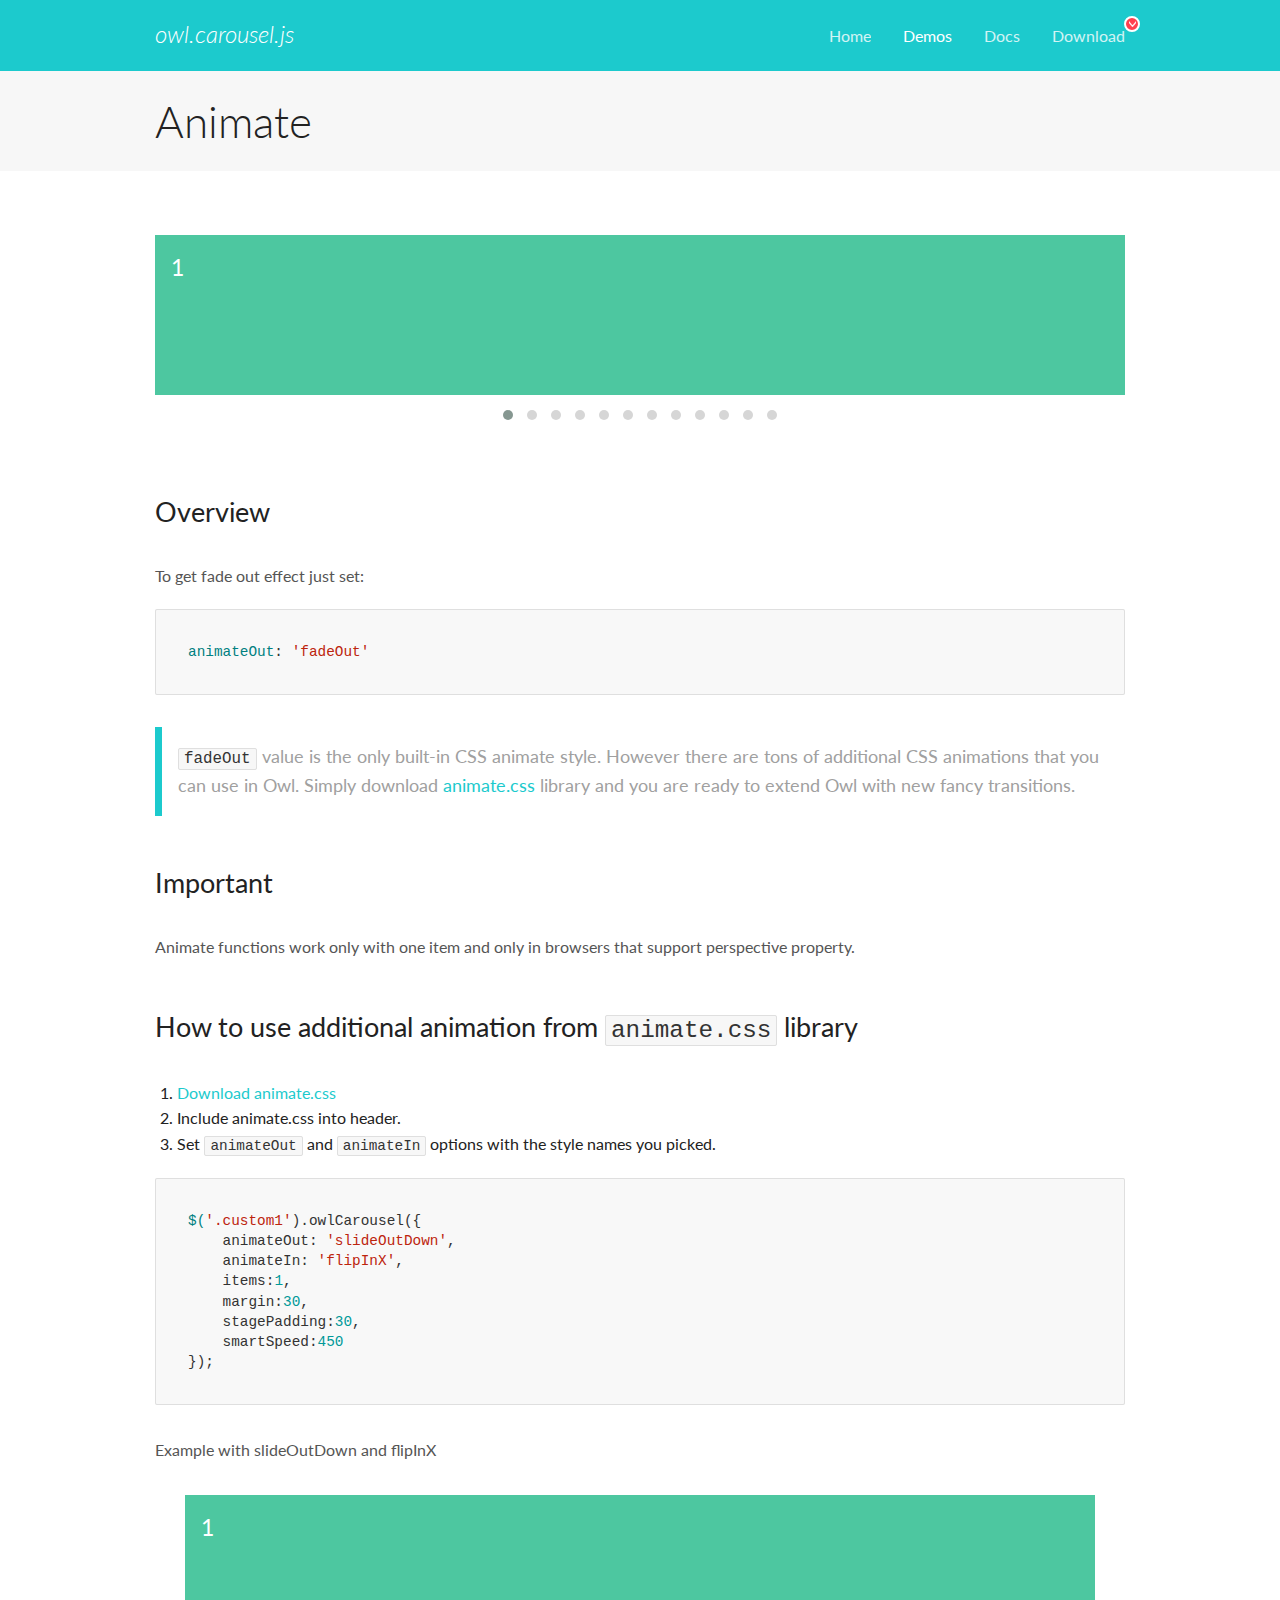
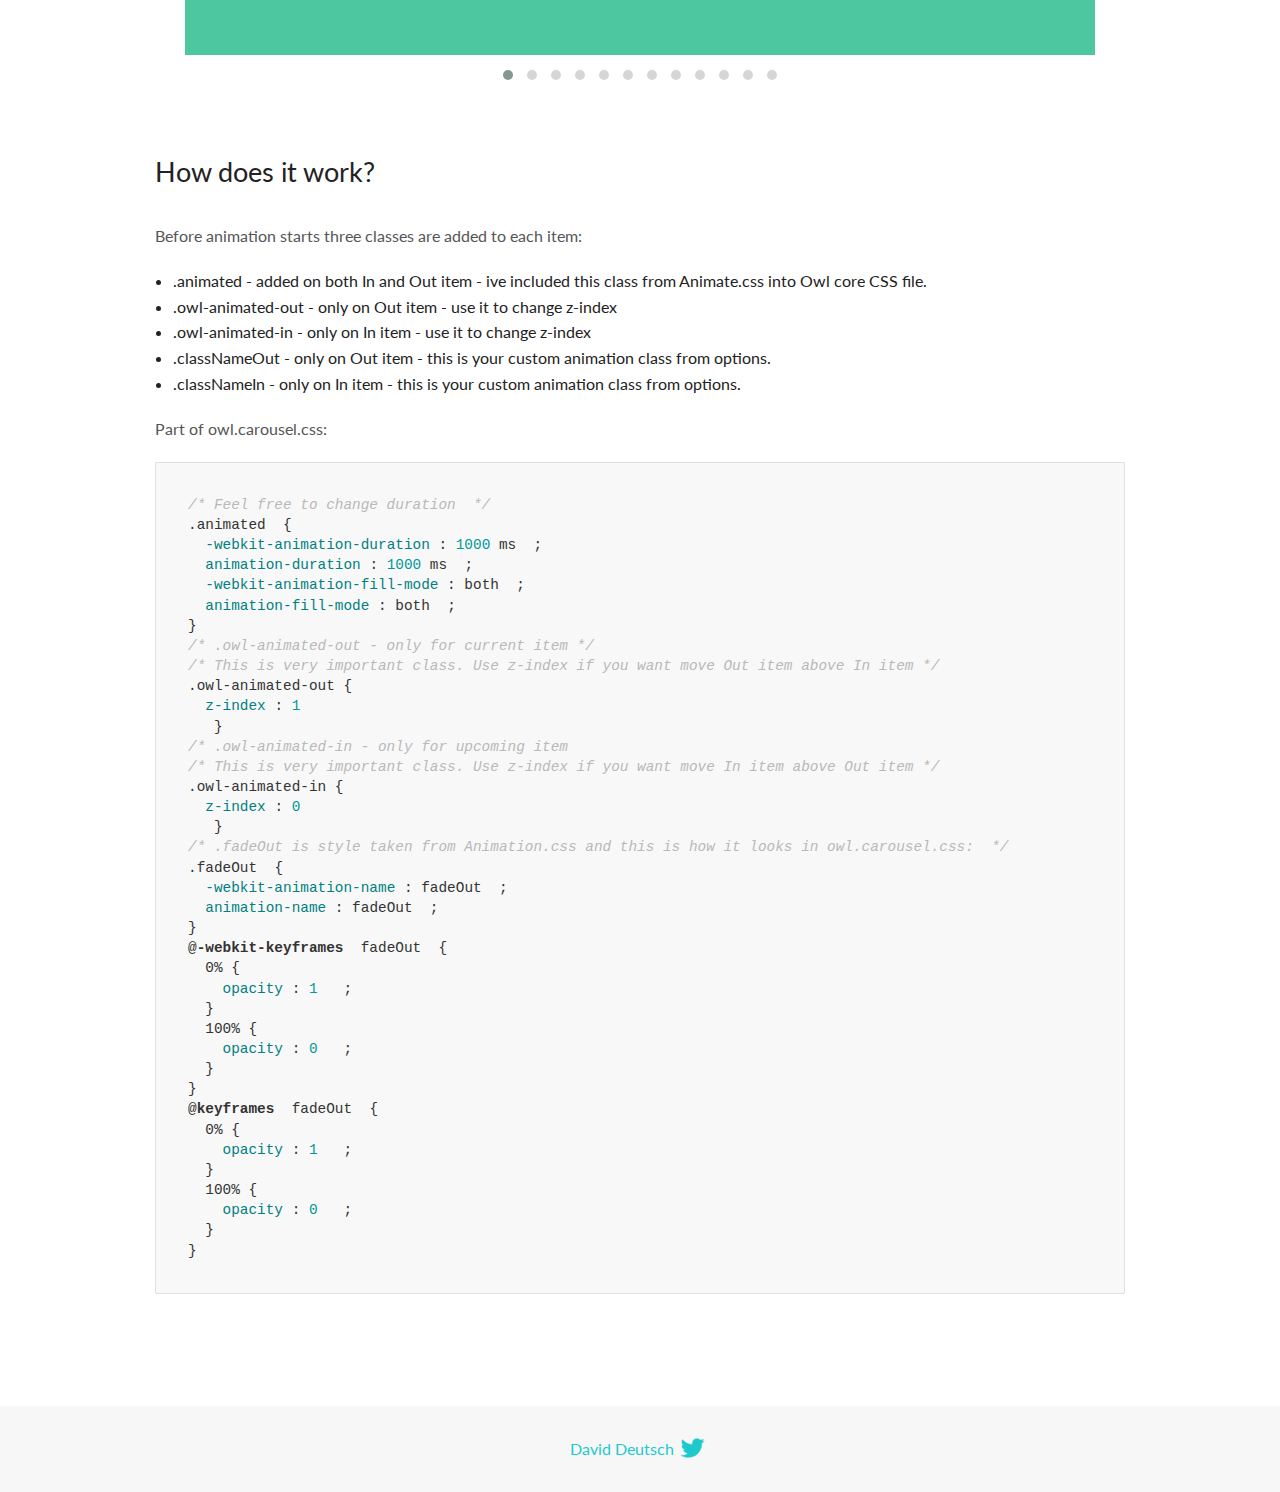
<file: libs/OwlCarousel2-2.3.4/docs/demos/animate.html>
<!DOCTYPE html>
<html lang="en">
  <head>

    <!-- head -->
    <meta charset="utf-8">
    <meta name="msapplication-tap-highlight" content="no" />
    <meta name="viewport" content="width=device-width, initial-scale=1.0" />
    <meta name="description" content="Animate carousel">
    <meta name="author" content="David Deutsch">
    <title>
      Animate Demo | Owl Carousel | 2.3.4
    </title>

    <!-- Stylesheets -->
    <link href='https://fonts.googleapis.com/css?family=Lato:300,400,700,400italic,300italic' rel='stylesheet' type='text/css'>
    <link rel="stylesheet" href="../assets/css/docs.theme.min.css">

    <!-- Owl Stylesheets -->
    <link rel="stylesheet" href="../assets/owlcarousel/assets/owl.carousel.min.css">
    <link rel="stylesheet" href="../assets/owlcarousel/assets/owl.theme.default.min.css">

    <!-- HTML5 shim and Respond.js IE8 support of HTML5 elements and media queries -->

    <!--[if lt IE 9]>
      <script src="https://oss.maxcdn.com/libs/html5shiv/3.7.0/html5shiv.js"></script>
      <script src="https://oss.maxcdn.com/libs/respond.js/1.3.0/respond.min.js"></script>
    <![endif]-->

    <!-- Favicons -->
    <link rel="apple-touch-icon-precomposed" sizes="144x144" href="../assets/ico/apple-touch-icon-144-precomposed.png">
    <link rel="shortcut icon" href="../assets/ico/favicon.png">
    <link rel="shortcut icon" href="favicon.ico">

    <!-- Yeah i know js should not be in header. Its required for demos.-->

    <!-- javascript -->
    <script src="../assets/vendors/jquery.min.js"></script>
    <script src="../assets/owlcarousel/owl.carousel.js"></script>
  </head>
  <body>

    <!-- header -->
    <header class="header">
      <div class="row">
        <div class="large-12 columns">
          <div class="brand left">
            <h3>
              <a href="/OwlCarousel2/">owl.carousel.js</a> 
            </h3>
          </div>
          <a id="toggle-nav" class="right">
            <span></span> <span></span> <span></span> 
          </a> 
          <div class="nav-bar">
            <ul class="clearfix">
              <li> <a href="/OwlCarousel2/index.html">Home</a>  </li>
              <li class="active">
                <a href="/OwlCarousel2/demos/demos.html">Demos</a> 
              </li>
              <li> <a href="/OwlCarousel2/docs/started-welcome.html">Docs</a>  </li>
              <li>
                <a href="https://github.com/OwlCarousel2/OwlCarousel2/archive/2.3.4.zip">Download</a> 
                <span class="download"></span> 
              </li>
            </ul>
          </div>
        </div>
      </div>
    </header>

    <!-- title -->
    <section class="title">
      <div class="row">
        <div class="large-12 columns">
          <h1>Animate</h1>
        </div>
      </div>
    </section>

    <!--  Demos -->
    <section id="demos">
      <div class="row">
        <div class="large-12 columns">
          <div class="fadeOut owl-carousel owl-theme">
            <div class="item">
              <h4>1</h4>
            </div>
            <div class="item">
              <h4>2</h4>
            </div>
            <div class="item">
              <h4>3</h4>
            </div>
            <div class="item">
              <h4>4</h4>
            </div>
            <div class="item">
              <h4>5</h4>
            </div>
            <div class="item">
              <h4>6</h4>
            </div>
            <div class="item">
              <h4>7</h4>
            </div>
            <div class="item">
              <h4>8</h4>
            </div>
            <div class="item">
              <h4>9</h4>
            </div>
            <div class="item">
              <h4>10</h4>
            </div>
            <div class="item">
              <h4>11</h4>
            </div>
            <div class="item">
              <h4>12</h4>
            </div>
          </div>
          <h3 id="overview">Overview</h3>
          <p>To get fade out effect just set:</p>
          <pre><code>animateOut: &#39;fadeOut&#39;</code></pre>
          <blockquote>
            <p><code>fadeOut</code> value is the only built-in CSS animate style. However there are tons of additional CSS animations that you can use in Owl. Simply download
              <a href="https://daneden.github.io/animate.css/">animate.css</a>  library and you are ready to extend Owl with new fancy transitions.</p>
          </blockquote>
          <h3 id="important">Important</h3>
          <p>Animate functions work only with one item and only in browsers that support perspective property.</p>
          <h3 id="how-to-use-additional-animation-from-animate-css-library">How to use additional animation from <code>animate.css</code> library</h3>
          <ol>
            <li> <a href="https://daneden.github.io/animate.css/">Download animate.css</a>  </li>
            <li>Include animate.css into header.</li>
            <li>Set <code>animateOut</code> and <code>animateIn</code> options with the style names you picked.</li>
          </ol>
          <pre><code>$(&#39;.custom1&#39;).owlCarousel({
    animateOut: &#39;slideOutDown&#39;,
    animateIn: &#39;flipInX&#39;,
    items:1,
    margin:30,
    stagePadding:30,
    smartSpeed:450
});</code></pre>
          <p>Example with slideOutDown and flipInX</p>
          <div class="custom1 owl-carousel owl-theme">
            <div class="item">
              <h4>1</h4>
            </div>
            <div class="item">
              <h4>2</h4>
            </div>
            <div class="item">
              <h4>3</h4>
            </div>
            <div class="item">
              <h4>4</h4>
            </div>
            <div class="item">
              <h4>5</h4>
            </div>
            <div class="item">
              <h4>6</h4>
            </div>
            <div class="item">
              <h4>7</h4>
            </div>
            <div class="item">
              <h4>8</h4>
            </div>
            <div class="item">
              <h4>9</h4>
            </div>
            <div class="item">
              <h4>10</h4>
            </div>
            <div class="item">
              <h4>11</h4>
            </div>
            <div class="item">
              <h4>12</h4>
            </div>
          </div>
          <h3 id="how-does-it-work-">How does it work?</h3>
          <p>Before animation starts three classes are added to each item:</p>
          <ul>
            <li>.animated - added on both In and Out item - ive included this class from Animate.css into Owl core CSS file.</li>
            <li>.owl-animated-out - only on Out item - use it to change z-index</li>
            <li>.owl-animated-in - only on In item - use it to change z-index</li>
            <li>.classNameOut - only on Out item - this is your custom animation class from options.</li>
            <li>.classNameIn - only on In item - this is your custom animation class from options.</li>
          </ul>
          <p>Part of owl.carousel.css:</p>
          <pre><code class="language-css"><span class="comment">/* Feel free to change duration  */</span> 
<span class="class">.animated</span>  <span class="rules">{
  <span class="rule"><span class="attribute">-webkit-animation-duration</span> :<span class="value"> <span class="number">1000</span> ms</span> </span> ;
  <span class="rule"><span class="attribute">animation-duration</span> :<span class="value"> <span class="number">1000</span> ms</span> </span> ;
  <span class="rule"><span class="attribute">-webkit-animation-fill-mode</span> :<span class="value"> both</span> </span> ;
  <span class="rule"><span class="attribute">animation-fill-mode</span> :<span class="value"> both</span> </span> ;
<span class="rule">}</span> </span> 
<span class="comment">/* .owl-animated-out - only for current item */</span> 
<span class="comment">/* This is very important class. Use z-index if you want move Out item above In item */</span> 
<span class="class">.owl-animated-out</span> <span class="rules">{
  <span class="rule"><span class="attribute">z-index</span> :<span class="value"> <span class="number">1</span> 
</span> </span> </span> }
<span class="comment">/* .owl-animated-in - only for upcoming item
/* This is very important class. Use z-index if you want move In item above Out item */</span> 
<span class="class">.owl-animated-in</span> <span class="rules">{
  <span class="rule"><span class="attribute">z-index</span> :<span class="value"> <span class="number">0</span> 
</span> </span> </span> }
<span class="comment">/* .fadeOut is style taken from Animation.css and this is how it looks in owl.carousel.css:  */</span> 
<span class="class">.fadeOut</span>  <span class="rules">{
  <span class="rule"><span class="attribute">-webkit-animation-name</span> :<span class="value"> fadeOut</span> </span> ;
  <span class="rule"><span class="attribute">animation-name</span> :<span class="value"> fadeOut</span> </span> ;
<span class="rule">}</span> </span> 
<span class="at_rule">@<span class="keyword">-webkit-keyframes</span>  fadeOut </span> {
  0% <span class="rules">{
    <span class="rule"><span class="attribute">opacity</span> :<span class="value"> <span class="number">1</span> </span> </span> ;
  <span class="rule">}</span> </span> 
  100% <span class="rules">{
    <span class="rule"><span class="attribute">opacity</span> :<span class="value"> <span class="number">0</span> </span> </span> ;
  <span class="rule">}</span> </span> 
}
<span class="at_rule">@<span class="keyword">keyframes</span>  fadeOut </span> {
  0% <span class="rules">{
    <span class="rule"><span class="attribute">opacity</span> :<span class="value"> <span class="number">1</span> </span> </span> ;
  <span class="rule">}</span> </span> 
  100% <span class="rules">{
    <span class="rule"><span class="attribute">opacity</span> :<span class="value"> <span class="number">0</span> </span> </span> ;
  <span class="rule">}</span> </span> 
}</code></pre>
          <link rel="stylesheet" href="../assets/css/animate.css">
          <script>
            jQuery(document).ready(function($) {
              $('.fadeOut').owlCarousel({
                items: 1,
                animateOut: 'fadeOut',
                loop: true,
                margin: 10,
              });
              $('.custom1').owlCarousel({
                animateOut: 'slideOutDown',
                animateIn: 'flipInX',
                items: 1,
                margin: 30,
                stagePadding: 30,
                smartSpeed: 450
              });
            });
          </script>
        </div>
      </div>
    </section>

    <!-- footer -->
    <footer class="footer">
      <div class="row">
        <div class="large-12 columns">
          <h5>
            <a href="/OwlCarousel2/docs/support-contact.html">David Deutsch</a> 
            <a id="custom-tweet-button" href="https://twitter.com/share?url=https://github.com/OwlCarousel2/OwlCarousel2&text=Owl Carousel - This is so awesome! " target="_blank"></a> 
          </h5>
        </div>
      </div>
    </footer>

    <!-- vendors -->
    <script src="../assets/vendors/highlight.js"></script>
    <script src="../assets/js/app.js"></script>
  </body>
</html>
</file>
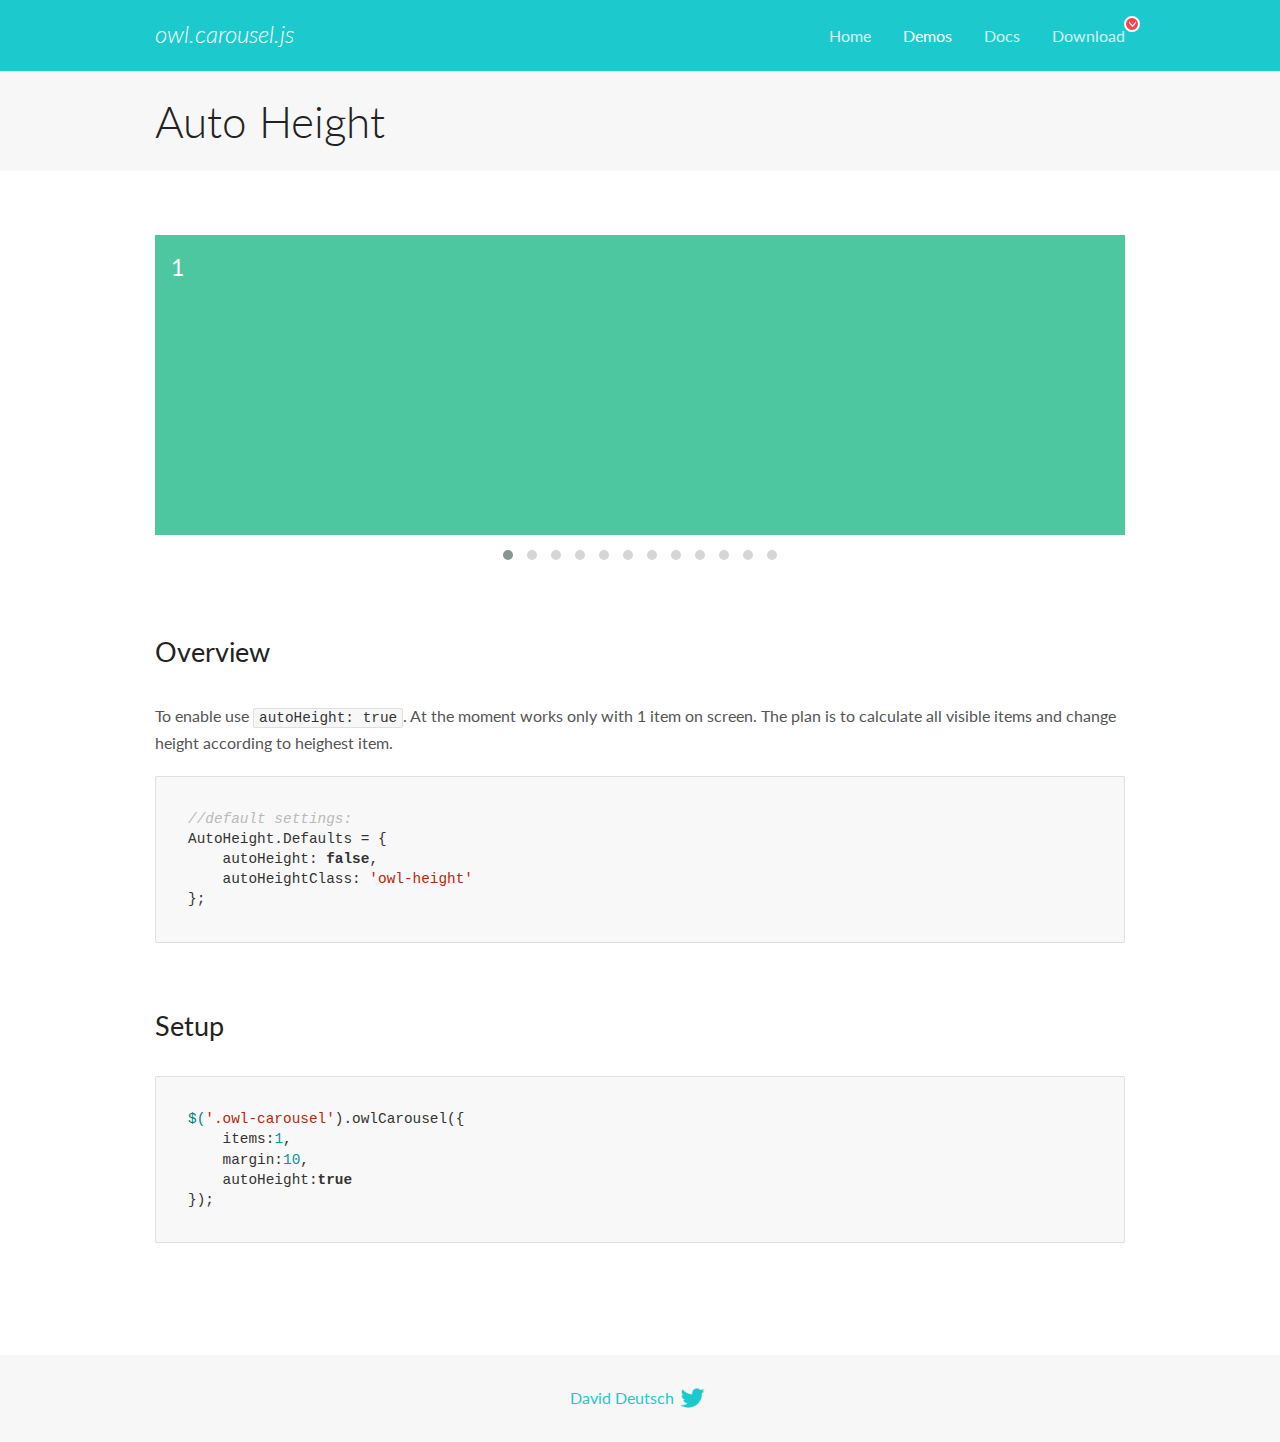
<file: libs/OwlCarousel2-2.3.4/docs/demos/autoheight.html>
<!DOCTYPE html>
<html lang="en">
  <head>

    <!-- head -->
    <meta charset="utf-8">
    <meta name="msapplication-tap-highlight" content="no" />
    <meta name="viewport" content="width=device-width, initial-scale=1.0" />
    <meta name="description" content="autoHeight usage demo">
    <meta name="author" content="David Deutsch">
    <title>
      Auto Height Demo | Owl Carousel | 2.3.4
    </title>

    <!-- Stylesheets -->
    <link href='https://fonts.googleapis.com/css?family=Lato:300,400,700,400italic,300italic' rel='stylesheet' type='text/css'>
    <link rel="stylesheet" href="../assets/css/docs.theme.min.css">

    <!-- Owl Stylesheets -->
    <link rel="stylesheet" href="../assets/owlcarousel/assets/owl.carousel.min.css">
    <link rel="stylesheet" href="../assets/owlcarousel/assets/owl.theme.default.min.css">

    <!-- HTML5 shim and Respond.js IE8 support of HTML5 elements and media queries -->

    <!--[if lt IE 9]>
      <script src="https://oss.maxcdn.com/libs/html5shiv/3.7.0/html5shiv.js"></script>
      <script src="https://oss.maxcdn.com/libs/respond.js/1.3.0/respond.min.js"></script>
    <![endif]-->

    <!-- Favicons -->
    <link rel="apple-touch-icon-precomposed" sizes="144x144" href="../assets/ico/apple-touch-icon-144-precomposed.png">
    <link rel="shortcut icon" href="../assets/ico/favicon.png">
    <link rel="shortcut icon" href="favicon.ico">

    <!-- Yeah i know js should not be in header. Its required for demos.-->

    <!-- javascript -->
    <script src="../assets/vendors/jquery.min.js"></script>
    <script src="../assets/owlcarousel/owl.carousel.js"></script>
  </head>
  <body>

    <!-- header -->
    <header class="header">
      <div class="row">
        <div class="large-12 columns">
          <div class="brand left">
            <h3>
              <a href="/OwlCarousel2/">owl.carousel.js</a> 
            </h3>
          </div>
          <a id="toggle-nav" class="right">
            <span></span> <span></span> <span></span> 
          </a> 
          <div class="nav-bar">
            <ul class="clearfix">
              <li> <a href="/OwlCarousel2/index.html">Home</a>  </li>
              <li class="active">
                <a href="/OwlCarousel2/demos/demos.html">Demos</a> 
              </li>
              <li> <a href="/OwlCarousel2/docs/started-welcome.html">Docs</a>  </li>
              <li>
                <a href="https://github.com/OwlCarousel2/OwlCarousel2/archive/2.3.4.zip">Download</a> 
                <span class="download"></span> 
              </li>
            </ul>
          </div>
        </div>
      </div>
    </header>

    <!-- title -->
    <section class="title">
      <div class="row">
        <div class="large-12 columns">
          <h1>Auto Height</h1>
        </div>
      </div>
    </section>

    <!--  Demos -->
    <section id="demos">
      <div class="row">
        <div class="large-12 columns">
          <div class="owl-carousel owl-theme">
            <div class="item" style="height:300px">
              <h4>1</h4>
            </div>
            <div class="item" style="height:100px">
              <h4>2</h4>
            </div>
            <div class="item" style="height:500px">
              <h4>3</h4>
            </div>
            <div class="item" style="height:250px">
              <h4>4</h4>
            </div>
            <div class="item" style="height:400px">
              <h4>5</h4>
            </div>
            <div class="item" style="height:500px">
              <h4>6</h4>
            </div>
            <div class="item" style="height:600px">
              <h4>7</h4>
            </div>
            <div class="item" style="height:400px">
              <h4>8</h4>
            </div>
            <div class="item" style="height:300px">
              <h4>9</h4>
            </div>
            <div class="item" style="height:350px">
              <h4>10</h4>
            </div>
            <div class="item" style="height:200px">
              <h4>11</h4>
            </div>
            <div class="item" style="height:150px">
              <h4>12</h4>
            </div>
          </div>
          <h3 id="overview">Overview</h3>
          <p>To enable use <code>autoHeight: true</code>. At the moment works only with 1 item on screen. The plan is to calculate all visible items and change height according to heighest item.</p>
          <pre><code>//default settings:
AutoHeight.Defaults = {
    autoHeight: false,
    autoHeightClass: &#39;owl-height&#39;
};</code></pre>
          <h3 id="setup">Setup</h3>
          <pre><code>$(&#39;.owl-carousel&#39;).owlCarousel({
    items:1,
    margin:10,
    autoHeight:true
});</code></pre>
          <script>
            $(document).ready(function() {
              $('.owl-carousel').owlCarousel({
                items: 1,
                margin: 10,
                autoHeight: true
              });
            })
          </script>
        </div>
      </div>
    </section>

    <!-- footer -->
    <footer class="footer">
      <div class="row">
        <div class="large-12 columns">
          <h5>
            <a href="/OwlCarousel2/docs/support-contact.html">David Deutsch</a> 
            <a id="custom-tweet-button" href="https://twitter.com/share?url=https://github.com/OwlCarousel2/OwlCarousel2&text=Owl Carousel - This is so awesome! " target="_blank"></a> 
          </h5>
        </div>
      </div>
    </footer>

    <!-- vendors -->
    <script src="../assets/vendors/highlight.js"></script>
    <script src="../assets/js/app.js"></script>
  </body>
</html>
</file>
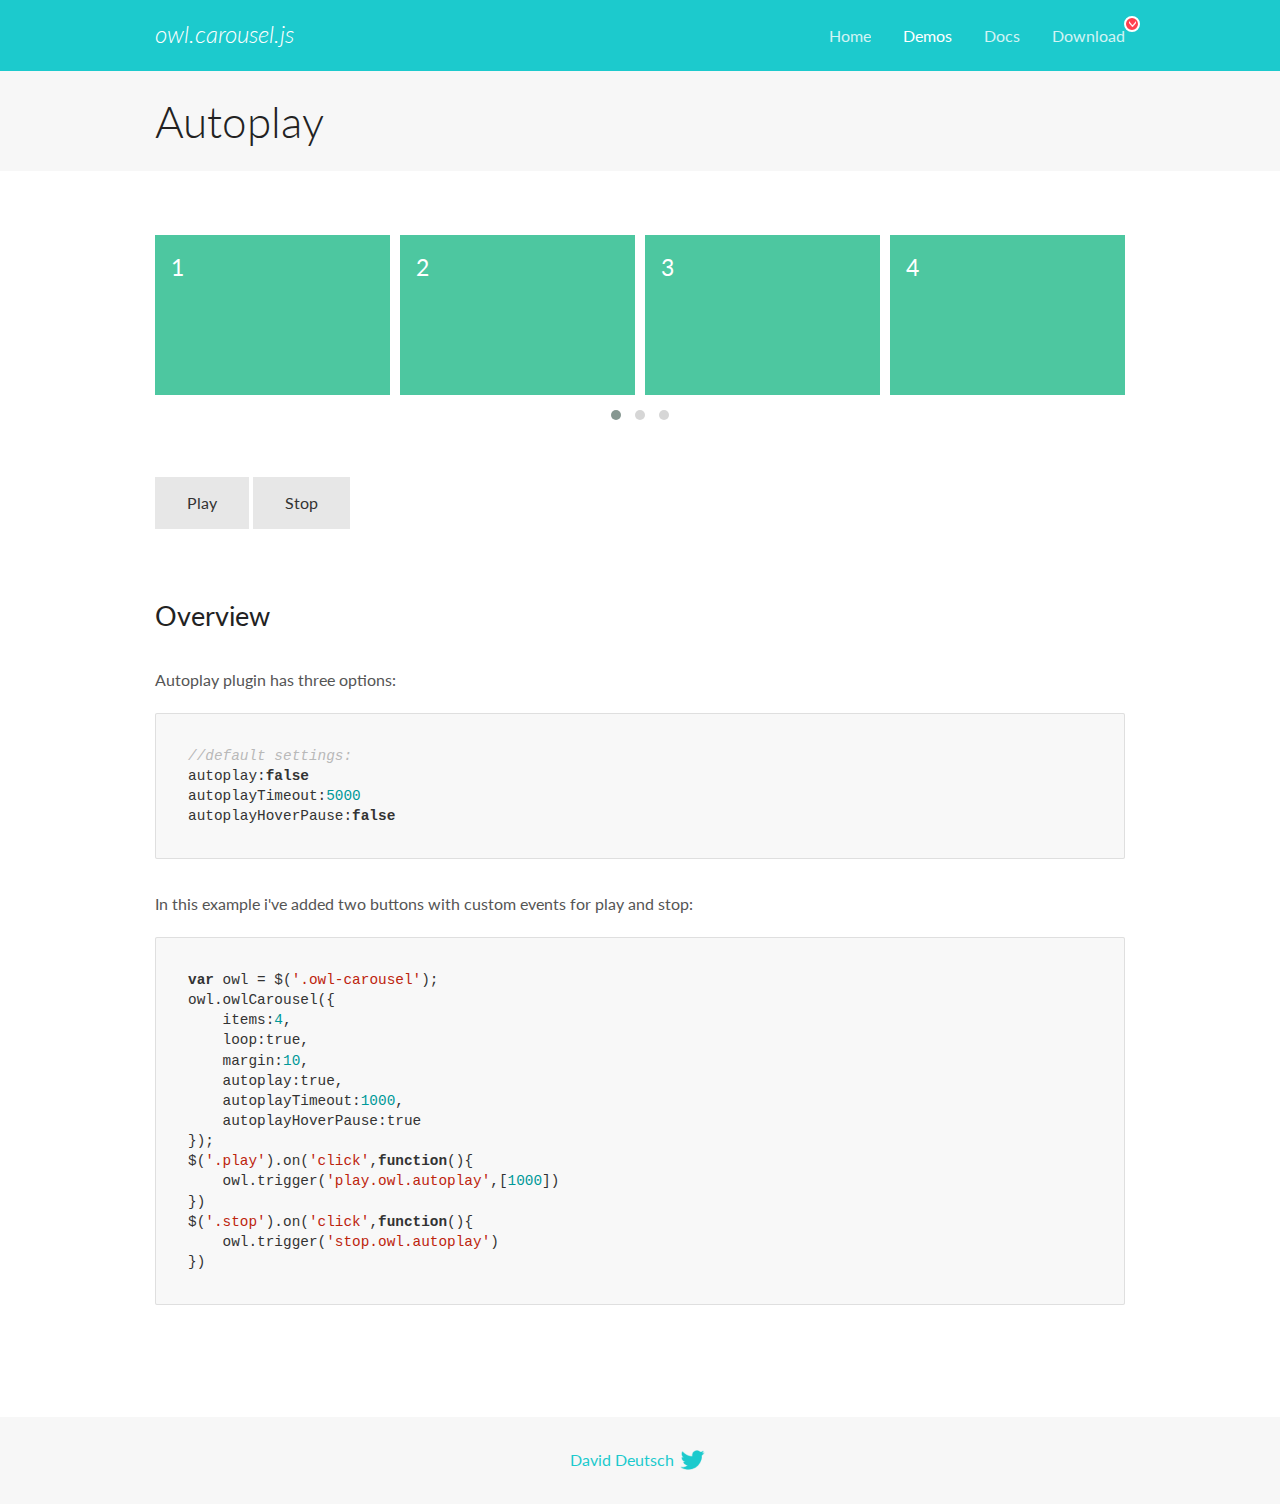
<file: libs/OwlCarousel2-2.3.4/docs/demos/autoplay.html>
<!DOCTYPE html>
<html lang="en">
  <head>

    <!-- head -->
    <meta charset="utf-8">
    <meta name="msapplication-tap-highlight" content="no" />
    <meta name="viewport" content="width=device-width, initial-scale=1.0" />
    <meta name="description" content="Autoplay usage demo">
    <meta name="author" content="David Deutsch">
    <title>
      Autoplay Demo | Owl Carousel | 2.3.4
    </title>

    <!-- Stylesheets -->
    <link href='https://fonts.googleapis.com/css?family=Lato:300,400,700,400italic,300italic' rel='stylesheet' type='text/css'>
    <link rel="stylesheet" href="../assets/css/docs.theme.min.css">

    <!-- Owl Stylesheets -->
    <link rel="stylesheet" href="../assets/owlcarousel/assets/owl.carousel.min.css">
    <link rel="stylesheet" href="../assets/owlcarousel/assets/owl.theme.default.min.css">

    <!-- HTML5 shim and Respond.js IE8 support of HTML5 elements and media queries -->

    <!--[if lt IE 9]>
      <script src="https://oss.maxcdn.com/libs/html5shiv/3.7.0/html5shiv.js"></script>
      <script src="https://oss.maxcdn.com/libs/respond.js/1.3.0/respond.min.js"></script>
    <![endif]-->

    <!-- Favicons -->
    <link rel="apple-touch-icon-precomposed" sizes="144x144" href="../assets/ico/apple-touch-icon-144-precomposed.png">
    <link rel="shortcut icon" href="../assets/ico/favicon.png">
    <link rel="shortcut icon" href="favicon.ico">

    <!-- Yeah i know js should not be in header. Its required for demos.-->

    <!-- javascript -->
    <script src="../assets/vendors/jquery.min.js"></script>
    <script src="../assets/owlcarousel/owl.carousel.js"></script>
  </head>
  <body>

    <!-- header -->
    <header class="header">
      <div class="row">
        <div class="large-12 columns">
          <div class="brand left">
            <h3>
              <a href="/OwlCarousel2/">owl.carousel.js</a> 
            </h3>
          </div>
          <a id="toggle-nav" class="right">
            <span></span> <span></span> <span></span> 
          </a> 
          <div class="nav-bar">
            <ul class="clearfix">
              <li> <a href="/OwlCarousel2/index.html">Home</a>  </li>
              <li class="active">
                <a href="/OwlCarousel2/demos/demos.html">Demos</a> 
              </li>
              <li> <a href="/OwlCarousel2/docs/started-welcome.html">Docs</a>  </li>
              <li>
                <a href="https://github.com/OwlCarousel2/OwlCarousel2/archive/2.3.4.zip">Download</a> 
                <span class="download"></span> 
              </li>
            </ul>
          </div>
        </div>
      </div>
    </header>

    <!-- title -->
    <section class="title">
      <div class="row">
        <div class="large-12 columns">
          <h1>Autoplay</h1>
        </div>
      </div>
    </section>

    <!--  Demos -->
    <section id="demos">
      <div class="row">
        <div class="large-12 columns">
          <div class="owl-carousel owl-theme">
            <div class="item">
              <h4>1</h4>
            </div>
            <div class="item">
              <h4>2</h4>
            </div>
            <div class="item">
              <h4>3</h4>
            </div>
            <div class="item">
              <h4>4</h4>
            </div>
            <div class="item">
              <h4>5</h4>
            </div>
            <div class="item">
              <h4>6</h4>
            </div>
            <div class="item">
              <h4>7</h4>
            </div>
            <div class="item">
              <h4>8</h4>
            </div>
            <div class="item">
              <h4>9</h4>
            </div>
            <div class="item">
              <h4>10</h4>
            </div>
            <div class="item">
              <h4>11</h4>
            </div>
            <div class="item">
              <h4>12</h4>
            </div>
          </div>
          <a class="button secondary play">Play</a> 
          <a class="button secondary stop">Stop</a> 
          <h3 id="overview">Overview</h3>
          <p>Autoplay plugin has three options:</p>
          <pre><code>//default settings:
autoplay:false
autoplayTimeout:5000
autoplayHoverPause:false</code></pre>
          <p>In this example i&#39;ve added two buttons with custom events for play and stop:</p>
          <pre><code>var owl = $(&#39;.owl-carousel&#39;);
owl.owlCarousel({
    items:4,
    loop:true,
    margin:10,
    autoplay:true,
    autoplayTimeout:1000,
    autoplayHoverPause:true
});
$(&#39;.play&#39;).on(&#39;click&#39;,function(){
    owl.trigger(&#39;play.owl.autoplay&#39;,[1000])
})
$(&#39;.stop&#39;).on(&#39;click&#39;,function(){
    owl.trigger(&#39;stop.owl.autoplay&#39;)
})</code></pre>
          <script>
            $(document).ready(function() {
              var owl = $('.owl-carousel');
              owl.owlCarousel({
                items: 4,
                loop: true,
                margin: 10,
                autoplay: true,
                autoplayTimeout: 1000,
                autoplayHoverPause: true
              });
              $('.play').on('click', function() {
                owl.trigger('play.owl.autoplay', [1000])
              })
              $('.stop').on('click', function() {
                owl.trigger('stop.owl.autoplay')
              })
            })
          </script>
        </div>
      </div>
    </section>

    <!-- footer -->
    <footer class="footer">
      <div class="row">
        <div class="large-12 columns">
          <h5>
            <a href="/OwlCarousel2/docs/support-contact.html">David Deutsch</a> 
            <a id="custom-tweet-button" href="https://twitter.com/share?url=https://github.com/OwlCarousel2/OwlCarousel2&text=Owl Carousel - This is so awesome! " target="_blank"></a> 
          </h5>
        </div>
      </div>
    </footer>

    <!-- vendors -->
    <script src="../assets/vendors/highlight.js"></script>
    <script src="../assets/js/app.js"></script>
  </body>
</html>
</file>
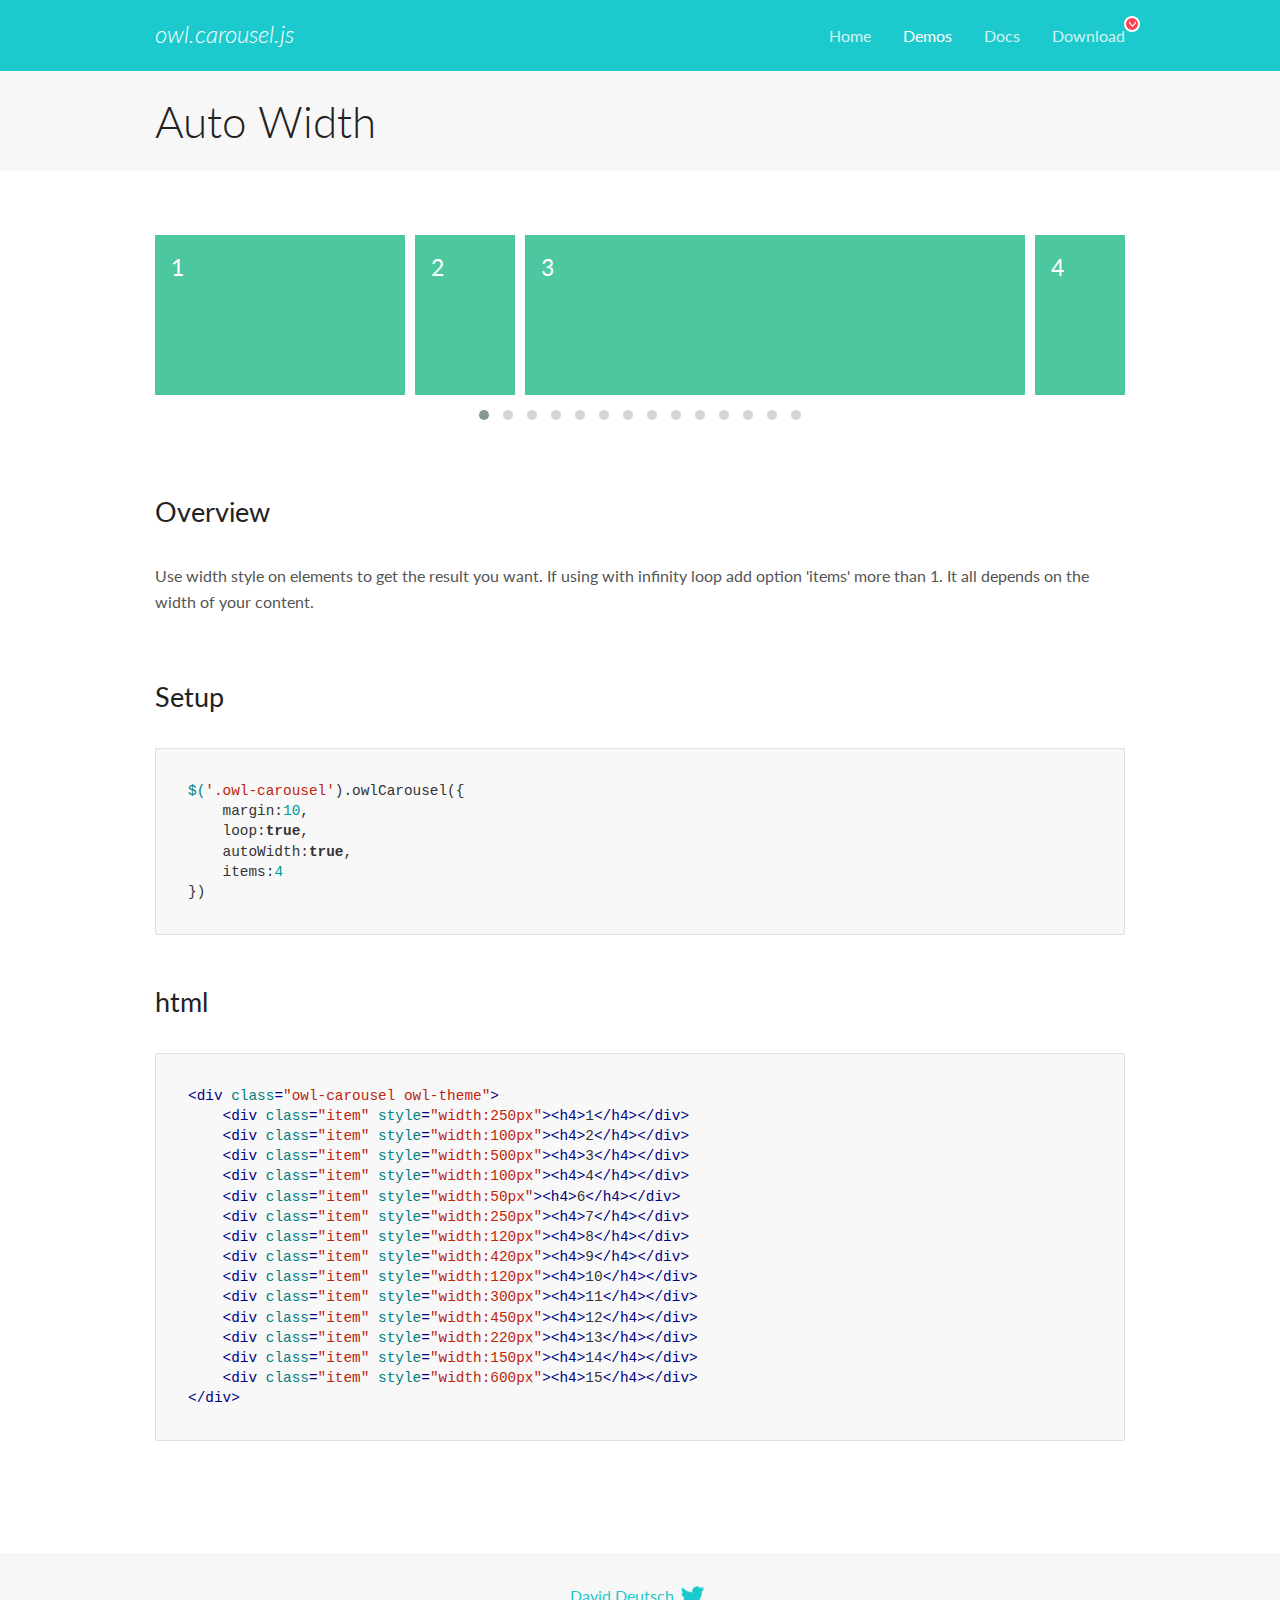
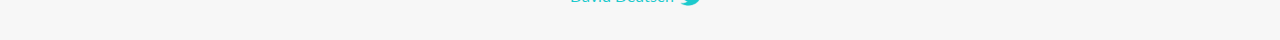
<file: libs/OwlCarousel2-2.3.4/docs/demos/autowidth.html>
<!DOCTYPE html>
<html lang="en">
  <head>

    <!-- head -->
    <meta charset="utf-8">
    <meta name="msapplication-tap-highlight" content="no" />
    <meta name="viewport" content="width=device-width, initial-scale=1.0" />
    <meta name="description" content="Auto Width">
    <meta name="author" content="David Deutsch">
    <title>
      Auto Width Demo | Owl Carousel | 2.3.4
    </title>

    <!-- Stylesheets -->
    <link href='https://fonts.googleapis.com/css?family=Lato:300,400,700,400italic,300italic' rel='stylesheet' type='text/css'>
    <link rel="stylesheet" href="../assets/css/docs.theme.min.css">

    <!-- Owl Stylesheets -->
    <link rel="stylesheet" href="../assets/owlcarousel/assets/owl.carousel.min.css">
    <link rel="stylesheet" href="../assets/owlcarousel/assets/owl.theme.default.min.css">

    <!-- HTML5 shim and Respond.js IE8 support of HTML5 elements and media queries -->

    <!--[if lt IE 9]>
      <script src="https://oss.maxcdn.com/libs/html5shiv/3.7.0/html5shiv.js"></script>
      <script src="https://oss.maxcdn.com/libs/respond.js/1.3.0/respond.min.js"></script>
    <![endif]-->

    <!-- Favicons -->
    <link rel="apple-touch-icon-precomposed" sizes="144x144" href="../assets/ico/apple-touch-icon-144-precomposed.png">
    <link rel="shortcut icon" href="../assets/ico/favicon.png">
    <link rel="shortcut icon" href="favicon.ico">

    <!-- Yeah i know js should not be in header. Its required for demos.-->

    <!-- javascript -->
    <script src="../assets/vendors/jquery.min.js"></script>
    <script src="../assets/owlcarousel/owl.carousel.js"></script>
  </head>
  <body>

    <!-- header -->
    <header class="header">
      <div class="row">
        <div class="large-12 columns">
          <div class="brand left">
            <h3>
              <a href="/OwlCarousel2/">owl.carousel.js</a> 
            </h3>
          </div>
          <a id="toggle-nav" class="right">
            <span></span> <span></span> <span></span> 
          </a> 
          <div class="nav-bar">
            <ul class="clearfix">
              <li> <a href="/OwlCarousel2/index.html">Home</a>  </li>
              <li class="active">
                <a href="/OwlCarousel2/demos/demos.html">Demos</a> 
              </li>
              <li> <a href="/OwlCarousel2/docs/started-welcome.html">Docs</a>  </li>
              <li>
                <a href="https://github.com/OwlCarousel2/OwlCarousel2/archive/2.3.4.zip">Download</a> 
                <span class="download"></span> 
              </li>
            </ul>
          </div>
        </div>
      </div>
    </header>

    <!-- title -->
    <section class="title">
      <div class="row">
        <div class="large-12 columns">
          <h1>Auto Width</h1>
        </div>
      </div>
    </section>

    <!--  Demos -->
    <section id="demos">
      <div class="row">
        <div class="large-12 columns">
          <div class="owl-carousel owl-theme">
            <div class="item" style="width:250px">
              <h4>1</h4>
            </div>
            <div class="item" style="width:100px">
              <h4>2</h4>
            </div>
            <div class="item" style="width:500px">
              <h4>3</h4>
            </div>
            <div class="item" style="width:100px">
              <h4>4</h4>
            </div>
            <div class="item" style="width:50px">
              <h4>6</h4>
            </div>
            <div class="item" style="width:250px">
              <h4>7</h4>
            </div>
            <div class="item" style="width:120px">
              <h4>8</h4>
            </div>
            <div class="item" style="width:420px">
              <h4>9</h4>
            </div>
            <div class="item" style="width:120px">
              <h4>10</h4>
            </div>
            <div class="item" style="width:300px">
              <h4>11</h4>
            </div>
            <div class="item" style="width:450px">
              <h4>12</h4>
            </div>
            <div class="item" style="width:220px">
              <h4>13</h4>
            </div>
            <div class="item" style="width:150px">
              <h4>14</h4>
            </div>
            <div class="item" style="width:600px">
              <h4>15</h4>
            </div>
          </div>
          <h3 id="overview">Overview</h3>
          <p>Use width style on elements to get the result you want. If using with infinity loop add option &#39;items&#39; more than 1. It all depends on the width of your content.</p>
          <h3 id="setup">Setup</h3>
          <pre><code>$(&#39;.owl-carousel&#39;).owlCarousel({
    margin:10,
    loop:true,
    autoWidth:true,
    items:4
})</code></pre>
          <h3 id="html">html</h3>
          <pre><code>&lt;div class=&quot;owl-carousel owl-theme&quot;&gt;
    &lt;div class=&quot;item&quot; style=&quot;width:250px&quot;&gt;&lt;h4&gt;1&lt;/h4&gt;&lt;/div&gt;
    &lt;div class=&quot;item&quot; style=&quot;width:100px&quot;&gt;&lt;h4&gt;2&lt;/h4&gt;&lt;/div&gt;
    &lt;div class=&quot;item&quot; style=&quot;width:500px&quot;&gt;&lt;h4&gt;3&lt;/h4&gt;&lt;/div&gt;
    &lt;div class=&quot;item&quot; style=&quot;width:100px&quot;&gt;&lt;h4&gt;4&lt;/h4&gt;&lt;/div&gt;
    &lt;div class=&quot;item&quot; style=&quot;width:50px&quot;&gt;&lt;h4&gt;6&lt;/h4&gt;&lt;/div&gt;
    &lt;div class=&quot;item&quot; style=&quot;width:250px&quot;&gt;&lt;h4&gt;7&lt;/h4&gt;&lt;/div&gt;
    &lt;div class=&quot;item&quot; style=&quot;width:120px&quot;&gt;&lt;h4&gt;8&lt;/h4&gt;&lt;/div&gt;
    &lt;div class=&quot;item&quot; style=&quot;width:420px&quot;&gt;&lt;h4&gt;9&lt;/h4&gt;&lt;/div&gt;
    &lt;div class=&quot;item&quot; style=&quot;width:120px&quot;&gt;&lt;h4&gt;10&lt;/h4&gt;&lt;/div&gt;
    &lt;div class=&quot;item&quot; style=&quot;width:300px&quot;&gt;&lt;h4&gt;11&lt;/h4&gt;&lt;/div&gt;
    &lt;div class=&quot;item&quot; style=&quot;width:450px&quot;&gt;&lt;h4&gt;12&lt;/h4&gt;&lt;/div&gt;
    &lt;div class=&quot;item&quot; style=&quot;width:220px&quot;&gt;&lt;h4&gt;13&lt;/h4&gt;&lt;/div&gt;
    &lt;div class=&quot;item&quot; style=&quot;width:150px&quot;&gt;&lt;h4&gt;14&lt;/h4&gt;&lt;/div&gt;
    &lt;div class=&quot;item&quot; style=&quot;width:600px&quot;&gt;&lt;h4&gt;15&lt;/h4&gt;&lt;/div&gt;
&lt;/div&gt;</code></pre>
          <script>
            $(document).ready(function() {
              $('.owl-carousel').owlCarousel({
                margin: 10,
                loop: true,
                autoWidth: true,
                items: 4
              })
            })
          </script>
        </div>
      </div>
    </section>

    <!-- footer -->
    <footer class="footer">
      <div class="row">
        <div class="large-12 columns">
          <h5>
            <a href="/OwlCarousel2/docs/support-contact.html">David Deutsch</a> 
            <a id="custom-tweet-button" href="https://twitter.com/share?url=https://github.com/OwlCarousel2/OwlCarousel2&text=Owl Carousel - This is so awesome! " target="_blank"></a> 
          </h5>
        </div>
      </div>
    </footer>

    <!-- vendors -->
    <script src="../assets/vendors/highlight.js"></script>
    <script src="../assets/js/app.js"></script>
  </body>
</html>
</file>
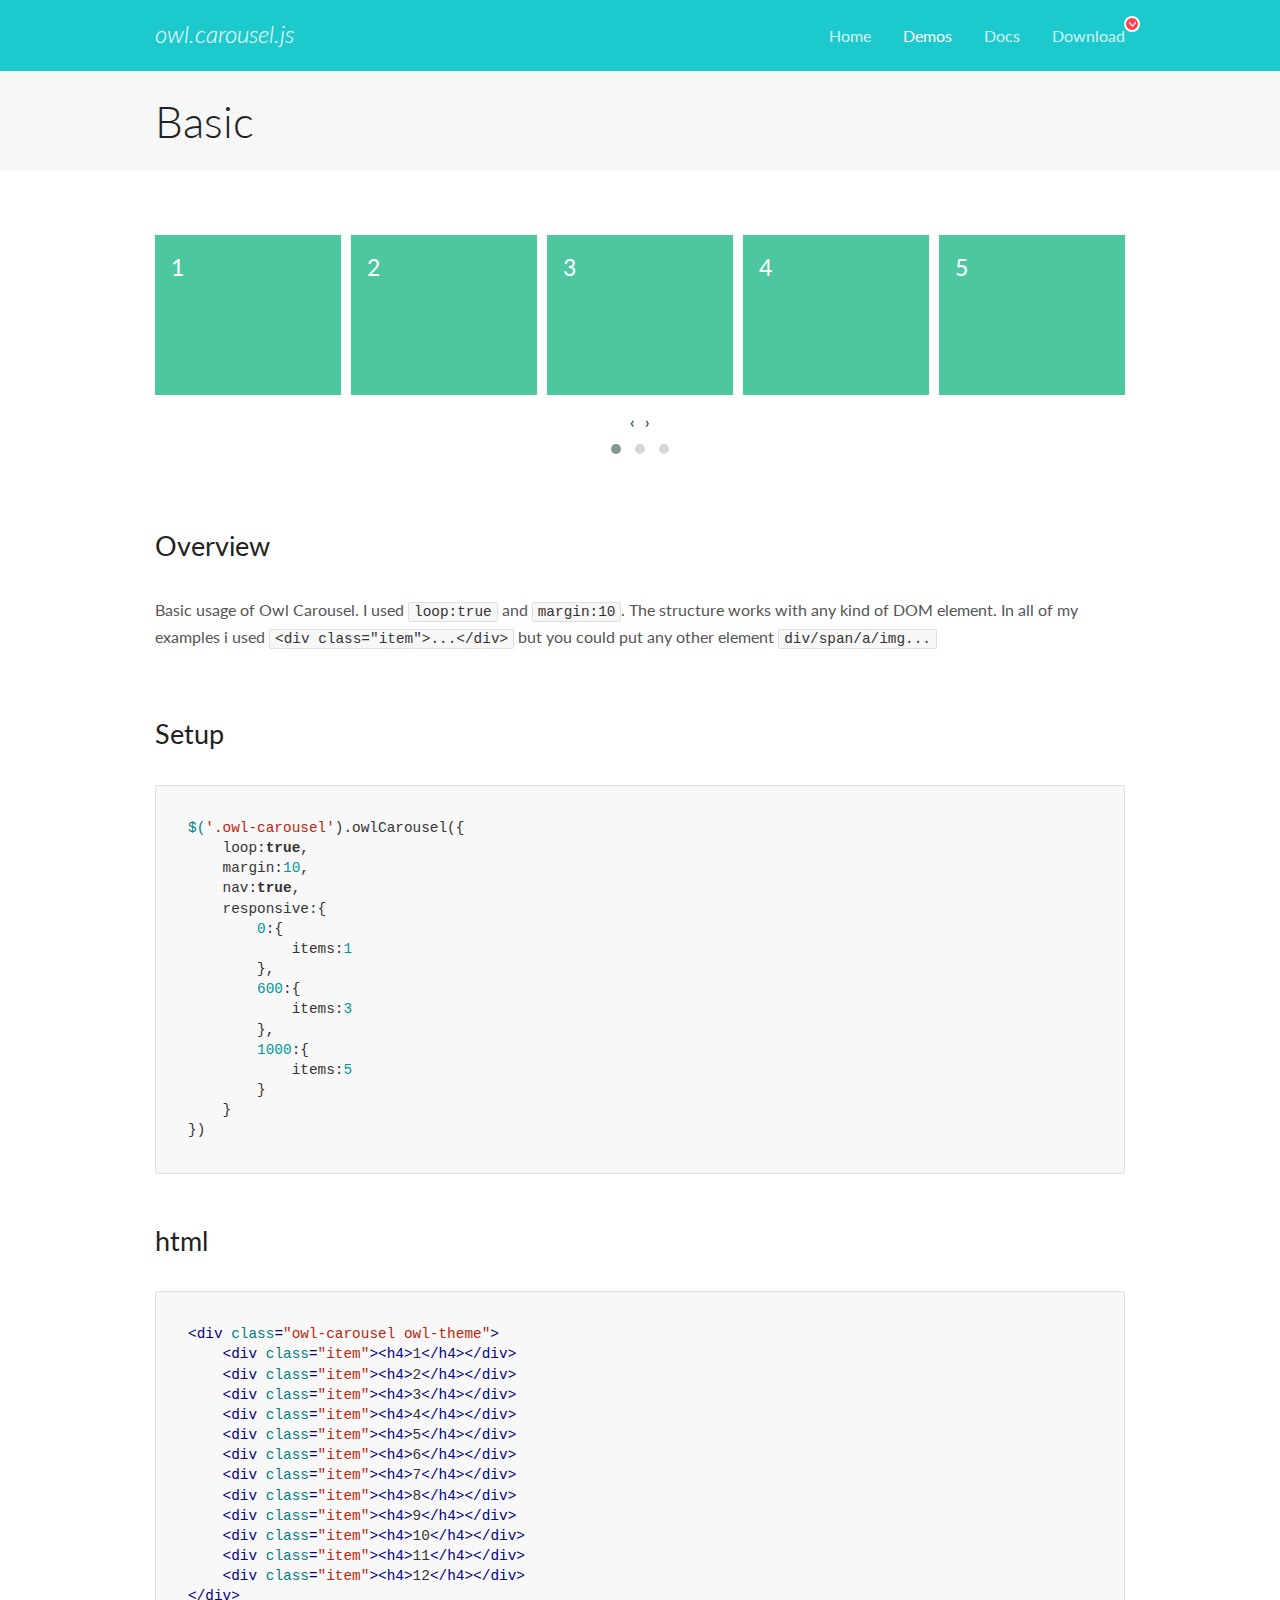
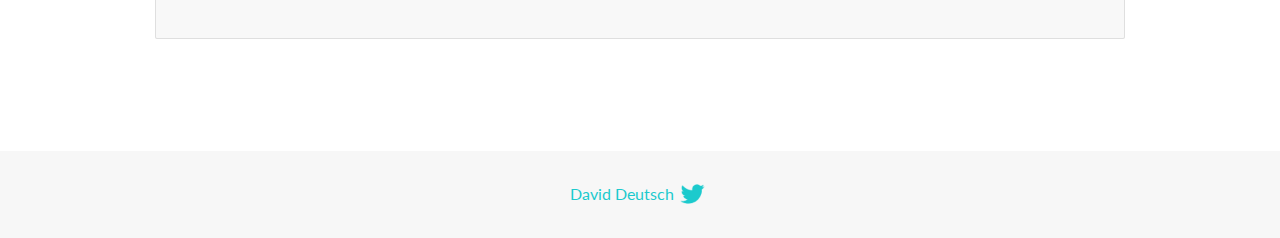
<file: libs/OwlCarousel2-2.3.4/docs/demos/basic.html>
<!DOCTYPE html>
<html lang="en">
  <head>

    <!-- head -->
    <meta charset="utf-8">
    <meta name="msapplication-tap-highlight" content="no" />
    <meta name="viewport" content="width=device-width, initial-scale=1.0" />
    <meta name="description" content="Basic usage demo">
    <meta name="author" content="David Deutsch">
    <title>
      Basic Demo | Owl Carousel | 2.3.4
    </title>

    <!-- Stylesheets -->
    <link href='https://fonts.googleapis.com/css?family=Lato:300,400,700,400italic,300italic' rel='stylesheet' type='text/css'>
    <link rel="stylesheet" href="../assets/css/docs.theme.min.css">

    <!-- Owl Stylesheets -->
    <link rel="stylesheet" href="../assets/owlcarousel/assets/owl.carousel.min.css">
    <link rel="stylesheet" href="../assets/owlcarousel/assets/owl.theme.default.min.css">

    <!-- HTML5 shim and Respond.js IE8 support of HTML5 elements and media queries -->

    <!--[if lt IE 9]>
      <script src="https://oss.maxcdn.com/libs/html5shiv/3.7.0/html5shiv.js"></script>
      <script src="https://oss.maxcdn.com/libs/respond.js/1.3.0/respond.min.js"></script>
    <![endif]-->

    <!-- Favicons -->
    <link rel="apple-touch-icon-precomposed" sizes="144x144" href="../assets/ico/apple-touch-icon-144-precomposed.png">
    <link rel="shortcut icon" href="../assets/ico/favicon.png">
    <link rel="shortcut icon" href="favicon.ico">

    <!-- Yeah i know js should not be in header. Its required for demos.-->

    <!-- javascript -->
    <script src="../assets/vendors/jquery.min.js"></script>
    <script src="../assets/owlcarousel/owl.carousel.js"></script>
  </head>
  <body>

    <!-- header -->
    <header class="header">
      <div class="row">
        <div class="large-12 columns">
          <div class="brand left">
            <h3>
              <a href="/OwlCarousel2/">owl.carousel.js</a> 
            </h3>
          </div>
          <a id="toggle-nav" class="right">
            <span></span> <span></span> <span></span> 
          </a> 
          <div class="nav-bar">
            <ul class="clearfix">
              <li> <a href="/OwlCarousel2/index.html">Home</a>  </li>
              <li class="active">
                <a href="/OwlCarousel2/demos/demos.html">Demos</a> 
              </li>
              <li> <a href="/OwlCarousel2/docs/started-welcome.html">Docs</a>  </li>
              <li>
                <a href="https://github.com/OwlCarousel2/OwlCarousel2/archive/2.3.4.zip">Download</a> 
                <span class="download"></span> 
              </li>
            </ul>
          </div>
        </div>
      </div>
    </header>

    <!-- title -->
    <section class="title">
      <div class="row">
        <div class="large-12 columns">
          <h1>Basic</h1>
        </div>
      </div>
    </section>

    <!--  Demos -->
    <section id="demos">
      <div class="row">
        <div class="large-12 columns">
          <div class="owl-carousel owl-theme">
            <div class="item">
              <h4>1</h4>
            </div>
            <div class="item">
              <h4>2</h4>
            </div>
            <div class="item">
              <h4>3</h4>
            </div>
            <div class="item">
              <h4>4</h4>
            </div>
            <div class="item">
              <h4>5</h4>
            </div>
            <div class="item">
              <h4>6</h4>
            </div>
            <div class="item">
              <h4>7</h4>
            </div>
            <div class="item">
              <h4>8</h4>
            </div>
            <div class="item">
              <h4>9</h4>
            </div>
            <div class="item">
              <h4>10</h4>
            </div>
            <div class="item">
              <h4>11</h4>
            </div>
            <div class="item">
              <h4>12</h4>
            </div>
          </div>
          <h3 id="overview">Overview</h3>
          <p>Basic usage of Owl Carousel. I used <code>loop:true</code> and <code>margin:10</code>. The structure works with any kind of DOM element. In all of my examples i used <code>&lt;div class=&quot;item&quot;&gt;...&lt;/div&gt;</code> but you could
            put any other element <code>div/span/a/img...</code></p>
          <h3 id="setup">Setup</h3>
          <pre><code>$(&#39;.owl-carousel&#39;).owlCarousel({
    loop:true,
    margin:10,
    nav:true,
    responsive:{
        0:{
            items:1
        },
        600:{
            items:3
        },
        1000:{
            items:5
        }
    }
})</code></pre>
          <h3 id="html">html</h3>
          <pre><code>&lt;div class=&quot;owl-carousel owl-theme&quot;&gt;
    &lt;div class=&quot;item&quot;&gt;&lt;h4&gt;1&lt;/h4&gt;&lt;/div&gt;
    &lt;div class=&quot;item&quot;&gt;&lt;h4&gt;2&lt;/h4&gt;&lt;/div&gt;
    &lt;div class=&quot;item&quot;&gt;&lt;h4&gt;3&lt;/h4&gt;&lt;/div&gt;
    &lt;div class=&quot;item&quot;&gt;&lt;h4&gt;4&lt;/h4&gt;&lt;/div&gt;
    &lt;div class=&quot;item&quot;&gt;&lt;h4&gt;5&lt;/h4&gt;&lt;/div&gt;
    &lt;div class=&quot;item&quot;&gt;&lt;h4&gt;6&lt;/h4&gt;&lt;/div&gt;
    &lt;div class=&quot;item&quot;&gt;&lt;h4&gt;7&lt;/h4&gt;&lt;/div&gt;
    &lt;div class=&quot;item&quot;&gt;&lt;h4&gt;8&lt;/h4&gt;&lt;/div&gt;
    &lt;div class=&quot;item&quot;&gt;&lt;h4&gt;9&lt;/h4&gt;&lt;/div&gt;
    &lt;div class=&quot;item&quot;&gt;&lt;h4&gt;10&lt;/h4&gt;&lt;/div&gt;
    &lt;div class=&quot;item&quot;&gt;&lt;h4&gt;11&lt;/h4&gt;&lt;/div&gt;
    &lt;div class=&quot;item&quot;&gt;&lt;h4&gt;12&lt;/h4&gt;&lt;/div&gt;
&lt;/div&gt;</code></pre>
          <script>
            $(document).ready(function() {
              var owl = $('.owl-carousel');
              owl.owlCarousel({
                margin: 10,
                nav: true,
                loop: true,
                responsive: {
                  0: {
                    items: 1
                  },
                  600: {
                    items: 3
                  },
                  1000: {
                    items: 5
                  }
                }
              })
            })
          </script>
        </div>
      </div>
    </section>

    <!-- footer -->
    <footer class="footer">
      <div class="row">
        <div class="large-12 columns">
          <h5>
            <a href="/OwlCarousel2/docs/support-contact.html">David Deutsch</a> 
            <a id="custom-tweet-button" href="https://twitter.com/share?url=https://github.com/OwlCarousel2/OwlCarousel2&text=Owl Carousel - This is so awesome! " target="_blank"></a> 
          </h5>
        </div>
      </div>
    </footer>

    <!-- vendors -->
    <script src="../assets/vendors/highlight.js"></script>
    <script src="../assets/js/app.js"></script>
  </body>
</html>
</file>
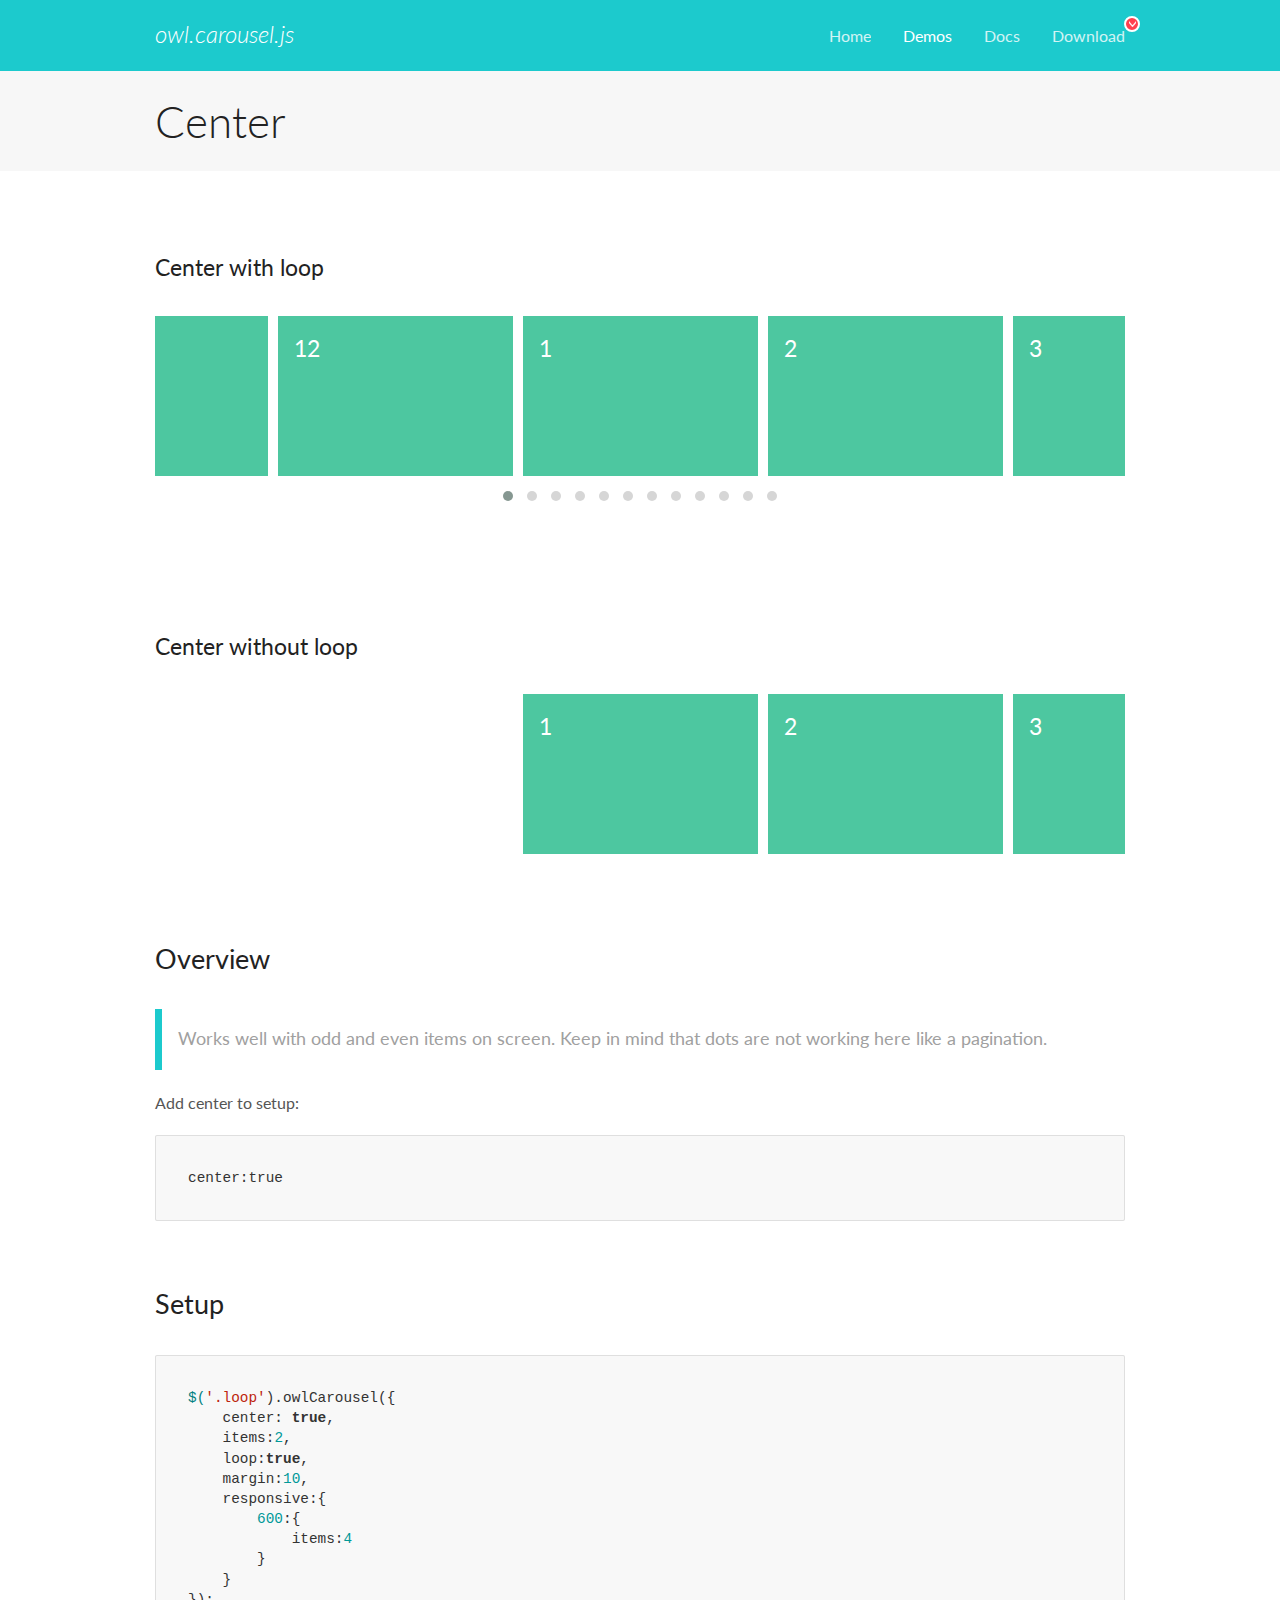
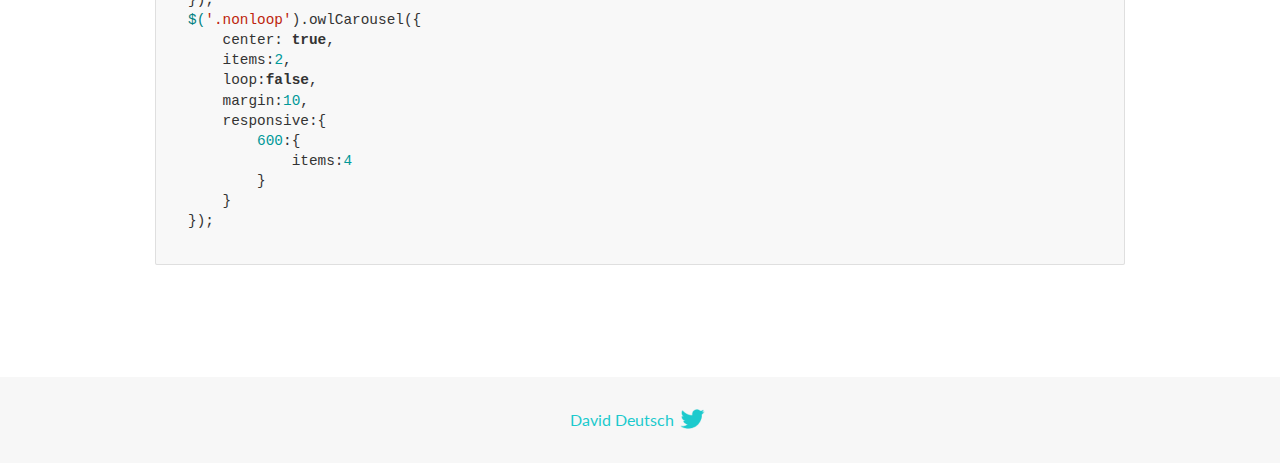
<file: libs/OwlCarousel2-2.3.4/docs/demos/center.html>
<!DOCTYPE html>
<html lang="en">
  <head>

    <!-- head -->
    <meta charset="utf-8">
    <meta name="msapplication-tap-highlight" content="no" />
    <meta name="viewport" content="width=device-width, initial-scale=1.0" />
    <meta name="description" content="Center carousel">
    <meta name="author" content="David Deutsch">
    <title>
      Center Demo | Owl Carousel | 2.3.4
    </title>

    <!-- Stylesheets -->
    <link href='https://fonts.googleapis.com/css?family=Lato:300,400,700,400italic,300italic' rel='stylesheet' type='text/css'>
    <link rel="stylesheet" href="../assets/css/docs.theme.min.css">

    <!-- Owl Stylesheets -->
    <link rel="stylesheet" href="../assets/owlcarousel/assets/owl.carousel.min.css">
    <link rel="stylesheet" href="../assets/owlcarousel/assets/owl.theme.default.min.css">

    <!-- HTML5 shim and Respond.js IE8 support of HTML5 elements and media queries -->

    <!--[if lt IE 9]>
      <script src="https://oss.maxcdn.com/libs/html5shiv/3.7.0/html5shiv.js"></script>
      <script src="https://oss.maxcdn.com/libs/respond.js/1.3.0/respond.min.js"></script>
    <![endif]-->

    <!-- Favicons -->
    <link rel="apple-touch-icon-precomposed" sizes="144x144" href="../assets/ico/apple-touch-icon-144-precomposed.png">
    <link rel="shortcut icon" href="../assets/ico/favicon.png">
    <link rel="shortcut icon" href="favicon.ico">

    <!-- Yeah i know js should not be in header. Its required for demos.-->

    <!-- javascript -->
    <script src="../assets/vendors/jquery.min.js"></script>
    <script src="../assets/owlcarousel/owl.carousel.js"></script>
  </head>
  <body>

    <!-- header -->
    <header class="header">
      <div class="row">
        <div class="large-12 columns">
          <div class="brand left">
            <h3>
              <a href="/OwlCarousel2/">owl.carousel.js</a> 
            </h3>
          </div>
          <a id="toggle-nav" class="right">
            <span></span> <span></span> <span></span> 
          </a> 
          <div class="nav-bar">
            <ul class="clearfix">
              <li> <a href="/OwlCarousel2/index.html">Home</a>  </li>
              <li class="active">
                <a href="/OwlCarousel2/demos/demos.html">Demos</a> 
              </li>
              <li> <a href="/OwlCarousel2/docs/started-welcome.html">Docs</a>  </li>
              <li>
                <a href="https://github.com/OwlCarousel2/OwlCarousel2/archive/2.3.4.zip">Download</a> 
                <span class="download"></span> 
              </li>
            </ul>
          </div>
        </div>
      </div>
    </header>

    <!-- title -->
    <section class="title">
      <div class="row">
        <div class="large-12 columns">
          <h1>Center</h1>
        </div>
      </div>
    </section>

    <!--  Demos -->
    <section id="demos">
      <div class="row">
        <div class="large-12 columns">
          <h4 id="center-with-loop">Center with loop</h4>
          <div class="loop owl-carousel owl-theme">
            <div class="item">
              <h4>1</h4>
            </div>
            <div class="item">
              <h4>2</h4>
            </div>
            <div class="item">
              <h4>3</h4>
            </div>
            <div class="item">
              <h4>4</h4>
            </div>
            <div class="item">
              <h4>5</h4>
            </div>
            <div class="item">
              <h4>6</h4>
            </div>
            <div class="item">
              <h4>7</h4>
            </div>
            <div class="item">
              <h4>8</h4>
            </div>
            <div class="item">
              <h4>9</h4>
            </div>
            <div class="item">
              <h4>10</h4>
            </div>
            <div class="item">
              <h4>11</h4>
            </div>
            <div class="item">
              <h4>12</h4>
            </div>
          </div>
          <br>
          <h4 id="center-without-loop">Center without loop</h4>
          <div class="nonloop owl-carousel">
            <div class="item">
              <h4>1</h4>
            </div>
            <div class="item">
              <h4>2</h4>
            </div>
            <div class="item">
              <h4>3</h4>
            </div>
            <div class="item">
              <h4>4</h4>
            </div>
            <div class="item">
              <h4>5</h4>
            </div>
            <div class="item">
              <h4>6</h4>
            </div>
            <div class="item">
              <h4>7</h4>
            </div>
            <div class="item">
              <h4>8</h4>
            </div>
            <div class="item">
              <h4>9</h4>
            </div>
            <div class="item">
              <h4>10</h4>
            </div>
            <div class="item">
              <h4>11</h4>
            </div>
            <div class="item">
              <h4>12</h4>
            </div>
          </div>
          <h3 id="overview">Overview</h3>
          <blockquote>
            <p>Works well with odd and even items on screen. Keep in mind that dots are not working here like a pagination.</p>
          </blockquote>
          <p>Add center to setup:</p>
          <pre><code>center:true</code></pre>
          <h3 id="setup">Setup</h3>
          <pre><code>$(&#39;.loop&#39;).owlCarousel({
    center: true,
    items:2,
    loop:true,
    margin:10,
    responsive:{
        600:{
            items:4
        }
    }
});
$(&#39;.nonloop&#39;).owlCarousel({
    center: true,
    items:2,
    loop:false,
    margin:10,
    responsive:{
        600:{
            items:4
        }
    }
});</code></pre>
          <script>
            jQuery(document).ready(function($) {
              $('.loop').owlCarousel({
                center: true,
                items: 2,
                loop: true,
                margin: 10,
                responsive: {
                  600: {
                    items: 4
                  }
                }
              });
              $('.nonloop').owlCarousel({
                center: true,
                items: 2,
                loop: false,
                margin: 10,
                responsive: {
                  600: {
                    items: 4
                  }
                }
              });
            });
          </script>
        </div>
      </div>
    </section>

    <!-- footer -->
    <footer class="footer">
      <div class="row">
        <div class="large-12 columns">
          <h5>
            <a href="/OwlCarousel2/docs/support-contact.html">David Deutsch</a> 
            <a id="custom-tweet-button" href="https://twitter.com/share?url=https://github.com/OwlCarousel2/OwlCarousel2&text=Owl Carousel - This is so awesome! " target="_blank"></a> 
          </h5>
        </div>
      </div>
    </footer>

    <!-- vendors -->
    <script src="../assets/vendors/highlight.js"></script>
    <script src="../assets/js/app.js"></script>
  </body>
</html>
</file>
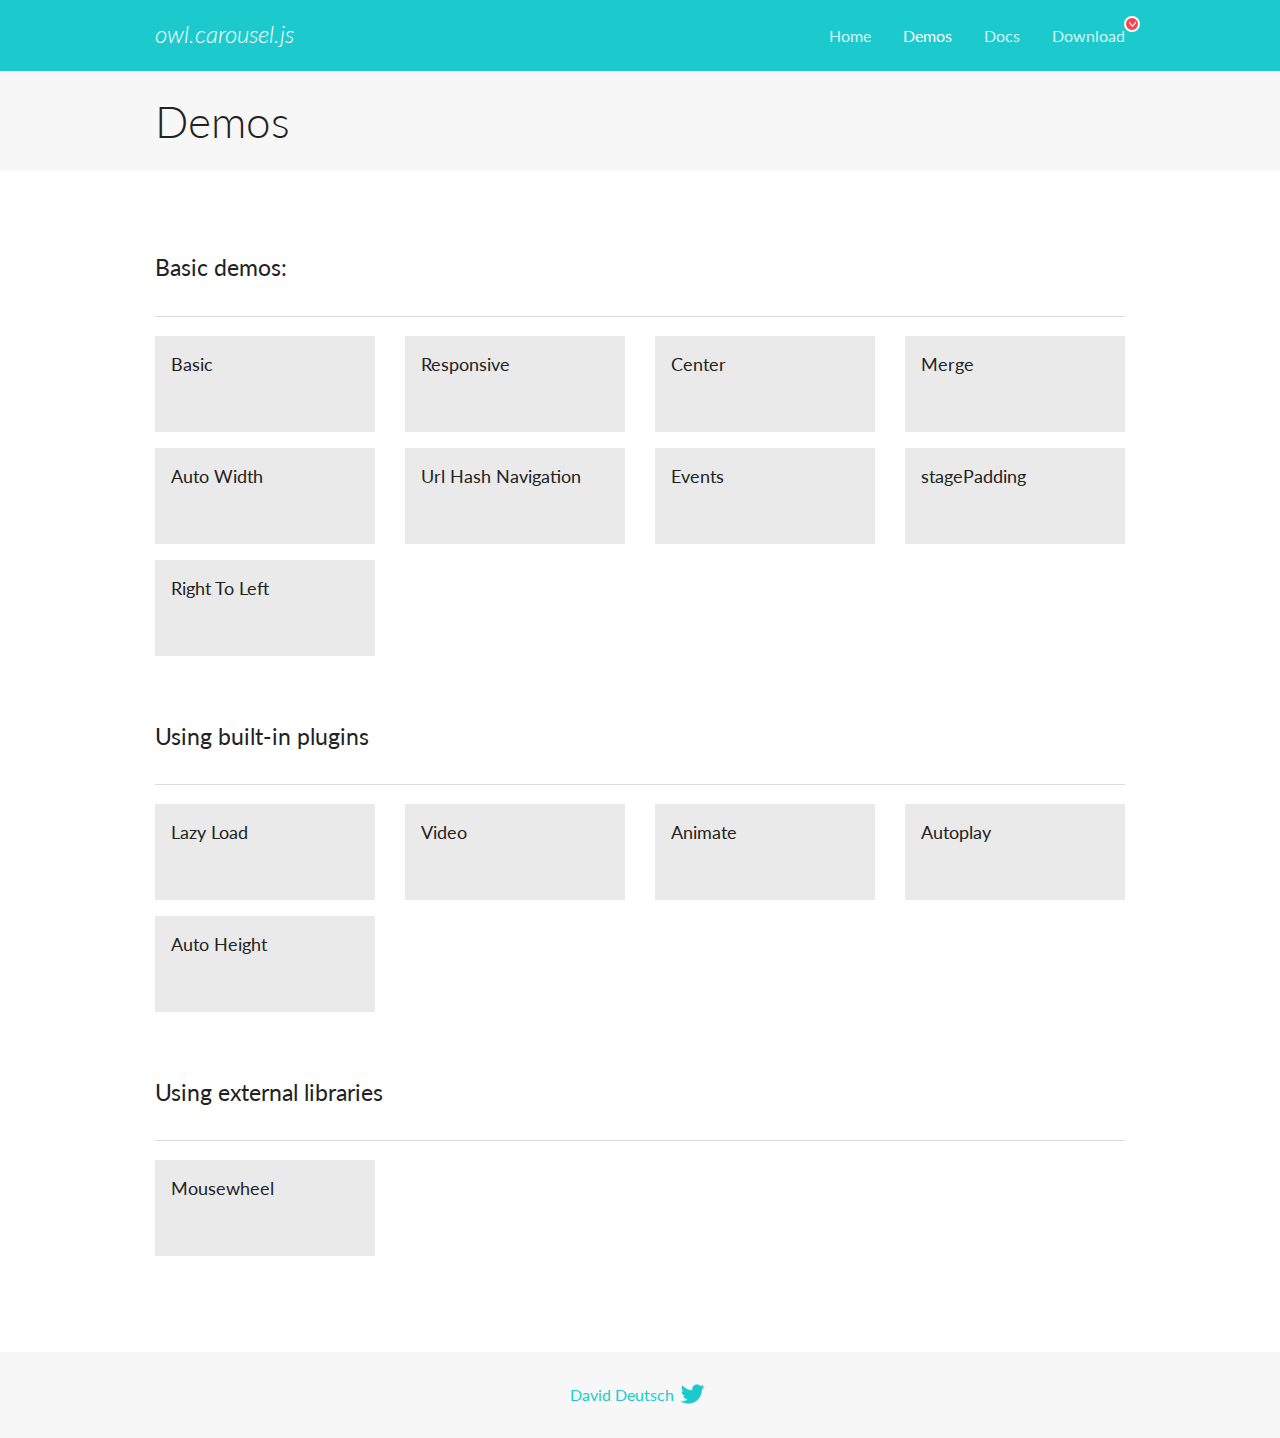
<file: libs/OwlCarousel2-2.3.4/docs/demos/demos.html>
<!DOCTYPE html>
<html lang="en">
  <head>

    <!-- head -->
    <meta charset="utf-8">
    <meta name="msapplication-tap-highlight" content="no" />
    <meta name="viewport" content="width=device-width, initial-scale=1.0" />
    <meta name="description" content="A list of Owl Carousel examples.">
    <meta name="author" content="David Deutsch">
    <title>
      Demos | Owl Carousel | 2.3.4
    </title>

    <!-- Stylesheets -->
    <link href='https://fonts.googleapis.com/css?family=Lato:300,400,700,400italic,300italic' rel='stylesheet' type='text/css'>
    <link rel="stylesheet" href="../assets/css/docs.theme.min.css">

    <!-- Owl Stylesheets -->
    <link rel="stylesheet" href="../assets/owlcarousel/assets/owl.carousel.min.css">
    <link rel="stylesheet" href="../assets/owlcarousel/assets/owl.theme.default.min.css">

    <!-- HTML5 shim and Respond.js IE8 support of HTML5 elements and media queries -->

    <!--[if lt IE 9]>
      <script src="https://oss.maxcdn.com/libs/html5shiv/3.7.0/html5shiv.js"></script>
      <script src="https://oss.maxcdn.com/libs/respond.js/1.3.0/respond.min.js"></script>
    <![endif]-->

    <!-- Favicons -->
    <link rel="apple-touch-icon-precomposed" sizes="144x144" href="../assets/ico/apple-touch-icon-144-precomposed.png">
    <link rel="shortcut icon" href="../assets/ico/favicon.png">
    <link rel="shortcut icon" href="favicon.ico">

    <!-- Yeah i know js should not be in header. Its required for demos.-->

    <!-- javascript -->
    <script src="../assets/vendors/jquery.min.js"></script>
    <script src="../assets/owlcarousel/owl.carousel.js"></script>
  </head>
  <body>

    <!-- header -->
    <header class="header">
      <div class="row">
        <div class="large-12 columns">
          <div class="brand left">
            <h3>
              <a href="/OwlCarousel2/">owl.carousel.js</a> 
            </h3>
          </div>
          <a id="toggle-nav" class="right">
            <span></span> <span></span> <span></span> 
          </a> 
          <div class="nav-bar">
            <ul class="clearfix">
              <li> <a href="/OwlCarousel2/index.html">Home</a>  </li>
              <li class="active">
                <a href="/OwlCarousel2/demos/demos.html">Demos</a> 
              </li>
              <li> <a href="/OwlCarousel2/docs/started-welcome.html">Docs</a>  </li>
              <li>
                <a href="https://github.com/OwlCarousel2/OwlCarousel2/archive/2.3.4.zip">Download</a> 
                <span class="download"></span> 
              </li>
            </ul>
          </div>
        </div>
      </div>
    </header>

    <!-- title -->
    <section class="title">
      <div class="row">
        <div class="large-12 columns">
          <h1>Demos</h1>
        </div>
      </div>
    </section>

    <!--  Demos -->
    <section id="demos">
      <div class="row">
        <div class="large-12 columns">
          <h4 id="basic-demos-">Basic demos:</h4>
          <hr>
          <div class="demo-list">
            <div class="row">
              <div class="small-6 medium-4 large-3 columns">
                <a href="basic.html" class="demo-block">
                  <h5>Basic </h5>
                </a> 
              </div>
              <div class="small-6 medium-4 large-3 columns">
                <a href="responsive.html" class="demo-block">
                  <h5>Responsive </h5>
                </a> 
              </div>
              <div class="small-6 medium-4 large-3 columns">
                <a href="center.html" class="demo-block">
                  <h5>Center </h5>
                </a> 
              </div>
              <div class="small-6 medium-4 large-3 columns">
                <a href="merge.html" class="demo-block">
                  <h5>Merge </h5>
                </a> 
              </div>
              <div class="small-6 medium-4 large-3 columns">
                <a href="autowidth.html" class="demo-block">
                  <h5>Auto Width </h5>
                </a> 
              </div>
              <div class="small-6 medium-4 large-3 columns">
                <a href="urlhashnav.html" class="demo-block">
                  <h5>Url Hash Navigation </h5>
                </a> 
              </div>
              <div class="small-6 medium-4 large-3 columns">
                <a href="events.html" class="demo-block">
                  <h5>Events </h5>
                </a> 
              </div>
              <div class="small-6 medium-4 large-3 columns">
                <a href="stagepadding.html" class="demo-block">
                  <h5>stagePadding </h5>
                </a> 
              </div>
              <div class="small-6 medium-4 large-3 columns">
                <a href="rtl.html" class="demo-block">
                  <h5>Right To Left </h5>
                </a> 
              </div>
            </div>
          </div>
          <h4 id="using-built-in-plugins">Using built-in plugins</h4>
          <hr>
          <div class="demo-list">
            <div class="row">
              <div class="small-6 medium-4 large-3 columns">
                <a href="lazyLoad.html" class="demo-block">
                  <h5>Lazy Load </h5>
                </a> 
              </div>
              <div class="small-6 medium-4 large-3 columns">
                <a href="video.html" class="demo-block">
                  <h5>Video </h5>
                </a> 
              </div>
              <div class="small-6 medium-4 large-3 columns">
                <a href="animate.html" class="demo-block">
                  <h5>Animate </h5>
                </a> 
              </div>
              <div class="small-6 medium-4 large-3 columns">
                <a href="autoplay.html" class="demo-block">
                  <h5>Autoplay </h5>
                </a> 
              </div>
              <div class="small-6 medium-4 large-3 columns">
                <a href="autoheight.html" class="demo-block">
                  <h5>Auto Height </h5>
                </a> 
              </div>
            </div>
          </div>
          <h4 id="using-external-libraries">Using external libraries</h4>
          <hr>
          <div class="demo-list">
            <div class="row">
              <div class="small-6 medium-4 large-3 columns">
                <a href="mousewheel.html" class="demo-block">
                  <h5>Mousewheel </h5>
                </a> 
              </div>
            </div>
          </div>
        </div>
      </div>
    </section>

    <!-- footer -->
    <footer class="footer">
      <div class="row">
        <div class="large-12 columns">
          <h5>
            <a href="/OwlCarousel2/docs/support-contact.html">David Deutsch</a> 
            <a id="custom-tweet-button" href="https://twitter.com/share?url=https://github.com/OwlCarousel2/OwlCarousel2&text=Owl Carousel - This is so awesome! " target="_blank"></a> 
          </h5>
        </div>
      </div>
    </footer>

    <!-- vendors -->
    <script src="../assets/vendors/highlight.js"></script>
    <script src="../assets/js/app.js"></script>
  </body>
</html>
</file>
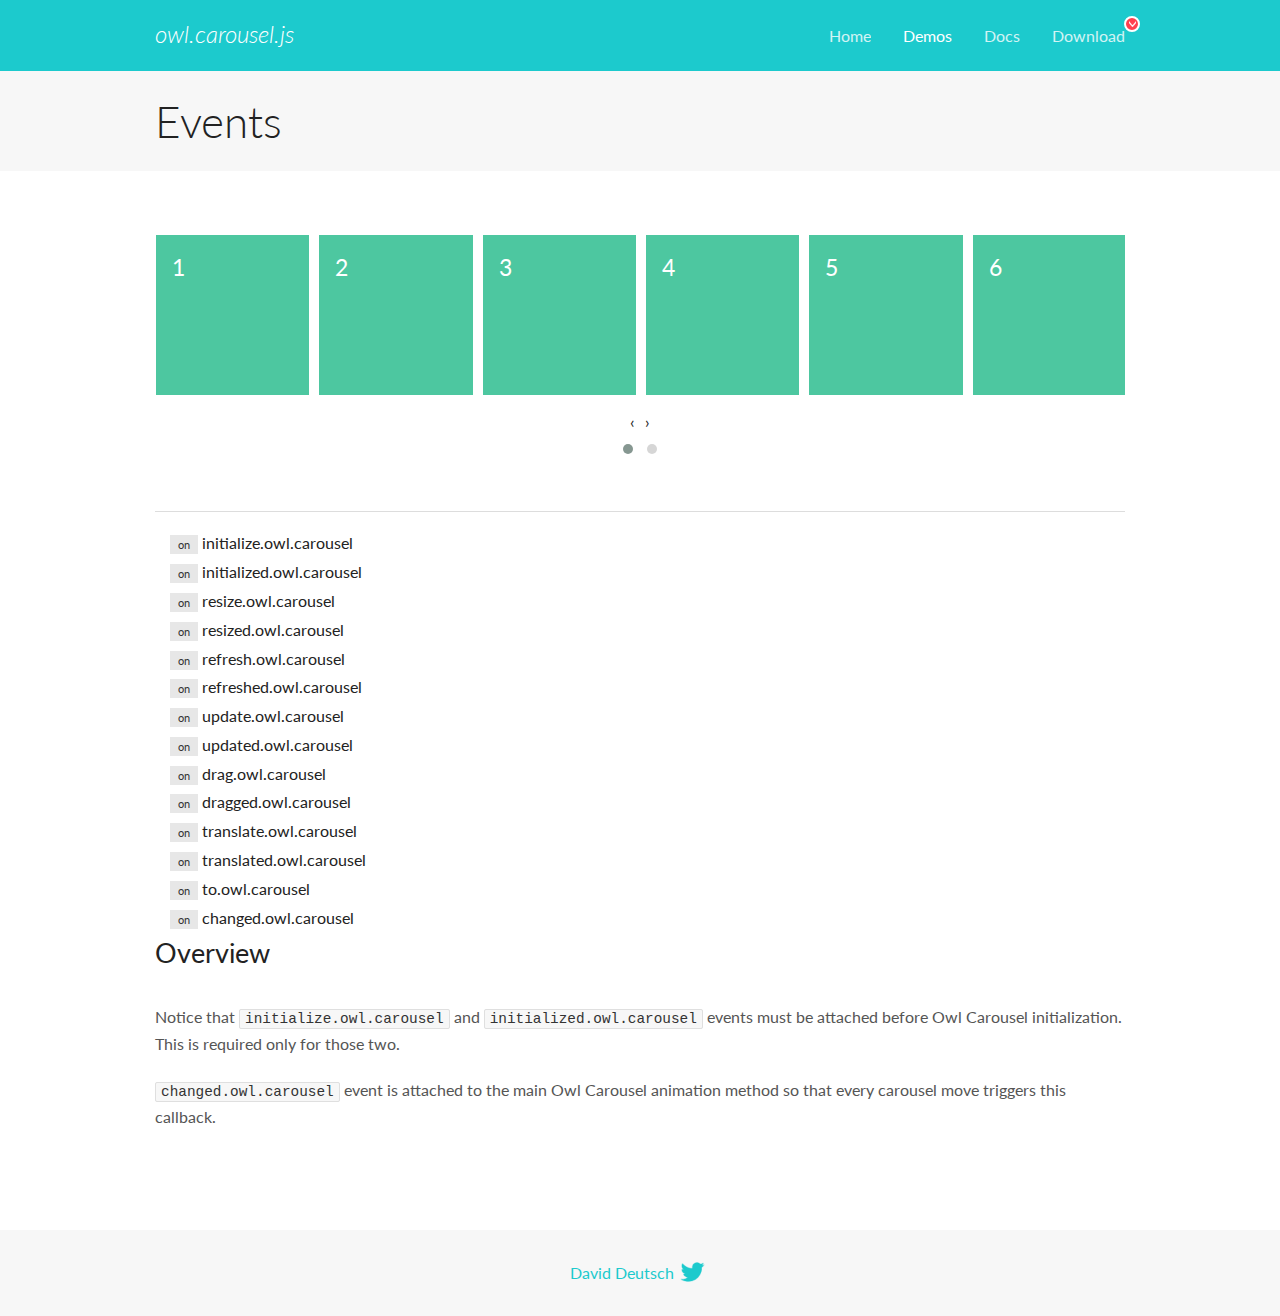
<file: libs/OwlCarousel2-2.3.4/docs/demos/events.html>
<!DOCTYPE html>
<html lang="en">
  <head>

    <!-- head -->
    <meta charset="utf-8">
    <meta name="msapplication-tap-highlight" content="no" />
    <meta name="viewport" content="width=device-width, initial-scale=1.0" />
    <meta name="description" content="Events usage demo">
    <meta name="author" content="David Deutsch">
    <title>
      Events Demo | Owl Carousel | 2.3.4
    </title>

    <!-- Stylesheets -->
    <link href='https://fonts.googleapis.com/css?family=Lato:300,400,700,400italic,300italic' rel='stylesheet' type='text/css'>
    <link rel="stylesheet" href="../assets/css/docs.theme.min.css">

    <!-- Owl Stylesheets -->
    <link rel="stylesheet" href="../assets/owlcarousel/assets/owl.carousel.min.css">
    <link rel="stylesheet" href="../assets/owlcarousel/assets/owl.theme.default.min.css">

    <!-- HTML5 shim and Respond.js IE8 support of HTML5 elements and media queries -->

    <!--[if lt IE 9]>
      <script src="https://oss.maxcdn.com/libs/html5shiv/3.7.0/html5shiv.js"></script>
      <script src="https://oss.maxcdn.com/libs/respond.js/1.3.0/respond.min.js"></script>
    <![endif]-->

    <!-- Favicons -->
    <link rel="apple-touch-icon-precomposed" sizes="144x144" href="../assets/ico/apple-touch-icon-144-precomposed.png">
    <link rel="shortcut icon" href="../assets/ico/favicon.png">
    <link rel="shortcut icon" href="favicon.ico">

    <!-- Yeah i know js should not be in header. Its required for demos.-->

    <!-- javascript -->
    <script src="../assets/vendors/jquery.min.js"></script>
    <script src="../assets/owlcarousel/owl.carousel.js"></script>
  </head>
  <body>

    <!-- header -->
    <header class="header">
      <div class="row">
        <div class="large-12 columns">
          <div class="brand left">
            <h3>
              <a href="/OwlCarousel2/">owl.carousel.js</a> 
            </h3>
          </div>
          <a id="toggle-nav" class="right">
            <span></span> <span></span> <span></span> 
          </a> 
          <div class="nav-bar">
            <ul class="clearfix">
              <li> <a href="/OwlCarousel2/index.html">Home</a>  </li>
              <li class="active">
                <a href="/OwlCarousel2/demos/demos.html">Demos</a> 
              </li>
              <li> <a href="/OwlCarousel2/docs/started-welcome.html">Docs</a>  </li>
              <li>
                <a href="https://github.com/OwlCarousel2/OwlCarousel2/archive/2.3.4.zip">Download</a> 
                <span class="download"></span> 
              </li>
            </ul>
          </div>
        </div>
      </div>
    </header>

    <!-- title -->
    <section class="title">
      <div class="row">
        <div class="large-12 columns">
          <h1>Events</h1>
        </div>
      </div>
    </section>

    <!--  Demos -->
    <section id="demos">
      <div class="row">
        <div class="large-12 columns">
          <div class="owl-carousel owl-theme">
            <div class="item">
              <h4>1</h4>
            </div>
            <div class="item">
              <h4>2</h4>
            </div>
            <div class="item">
              <h4>3</h4>
            </div>
            <div class="item">
              <h4>4</h4>
            </div>
            <div class="item">
              <h4>5</h4>
            </div>
            <div class="item">
              <h4>6</h4>
            </div>
            <div class="item">
              <h4>7</h4>
            </div>
            <div class="item">
              <h4>8</h4>
            </div>
            <div class="item">
              <h4>9</h4>
            </div>
            <div class="item">
              <h4>10</h4>
            </div>
            <div class="item">
              <h4>11</h4>
            </div>
            <div class="item">
              <h4>12</h4>
            </div>
          </div>
          <hr>
          <div class="large-12 columns callbacks">
            <div><span class="label secondary initialize">on</span>  initialize.owl.carousel </div>
            <div><span class="label secondary initialized">on</span>  initialized.owl.carousel </div>
            <div><span class="label secondary resize">on</span>  resize.owl.carousel </div>
            <div><span class="label secondary resized">on</span>  resized.owl.carousel </div>
            <div><span class="label secondary refresh">on</span>  refresh.owl.carousel </div>
            <div><span class="label secondary refreshed">on</span>  refreshed.owl.carousel </div>
            <div><span class="label secondary update">on</span>  update.owl.carousel </div>
            <div><span class="label secondary updated">on</span>  updated.owl.carousel </div>
            <div><span class="label secondary drag">on</span>  drag.owl.carousel </div>
            <div><span class="label secondary dragged">on</span>  dragged.owl.carousel </div>
            <div><span class="label secondary translate">on</span>  translate.owl.carousel </div>
            <div><span class="label secondary translated">on</span>  translated.owl.carousel </div>
            <div><span class="label secondary to">on</span>  to.owl.carousel </div>
            <div><span class="label secondary changed">on</span>  changed.owl.carousel </div>
          </div>
          <h3 id="overview">Overview</h3>
          <p>Notice that <code>initialize.owl.carousel</code> and <code>initialized.owl.carousel</code> events must be attached before Owl Carousel initialization. This is required only for those two.</p>
          <p><code>changed.owl.carousel</code> event is attached to the main Owl Carousel animation method so that every carousel move triggers this callback.</p>
          <script>
            jQuery(document).ready(function($) {
              var owl = $('.owl-carousel');
              owl.on('initialize.owl.carousel initialized.owl.carousel ' +
                'initialize.owl.carousel initialize.owl.carousel ' +
                'resize.owl.carousel resized.owl.carousel ' +
                'refresh.owl.carousel refreshed.owl.carousel ' +
                'update.owl.carousel updated.owl.carousel ' +
                'drag.owl.carousel dragged.owl.carousel ' +
                'translate.owl.carousel translated.owl.carousel ' +
                'to.owl.carousel changed.owl.carousel',
                function(e) {
                  $('.' + e.type)
                    .removeClass('secondary')
                    .addClass('success');
                  window.setTimeout(function() {
                    $('.' + e.type)
                      .removeClass('success')
                      .addClass('secondary');
                  }, 500);
                });
              owl.owlCarousel({
                loop: true,
                nav: true,
                lazyLoad: true,
                margin: 10,
                video: true,
                responsive: {
                  0: {
                    items: 1
                  },
                  600: {
                    items: 3
                  },
                  960: {
                    items: 5,
                  },
                  1200: {
                    items: 6
                  }
                }
              });
            });
          </script>
        </div>
      </div>
    </section>

    <!-- footer -->
    <footer class="footer">
      <div class="row">
        <div class="large-12 columns">
          <h5>
            <a href="/OwlCarousel2/docs/support-contact.html">David Deutsch</a> 
            <a id="custom-tweet-button" href="https://twitter.com/share?url=https://github.com/OwlCarousel2/OwlCarousel2&text=Owl Carousel - This is so awesome! " target="_blank"></a> 
          </h5>
        </div>
      </div>
    </footer>

    <!-- vendors -->
    <script src="../assets/vendors/highlight.js"></script>
    <script src="../assets/js/app.js"></script>
  </body>
</html>
</file>
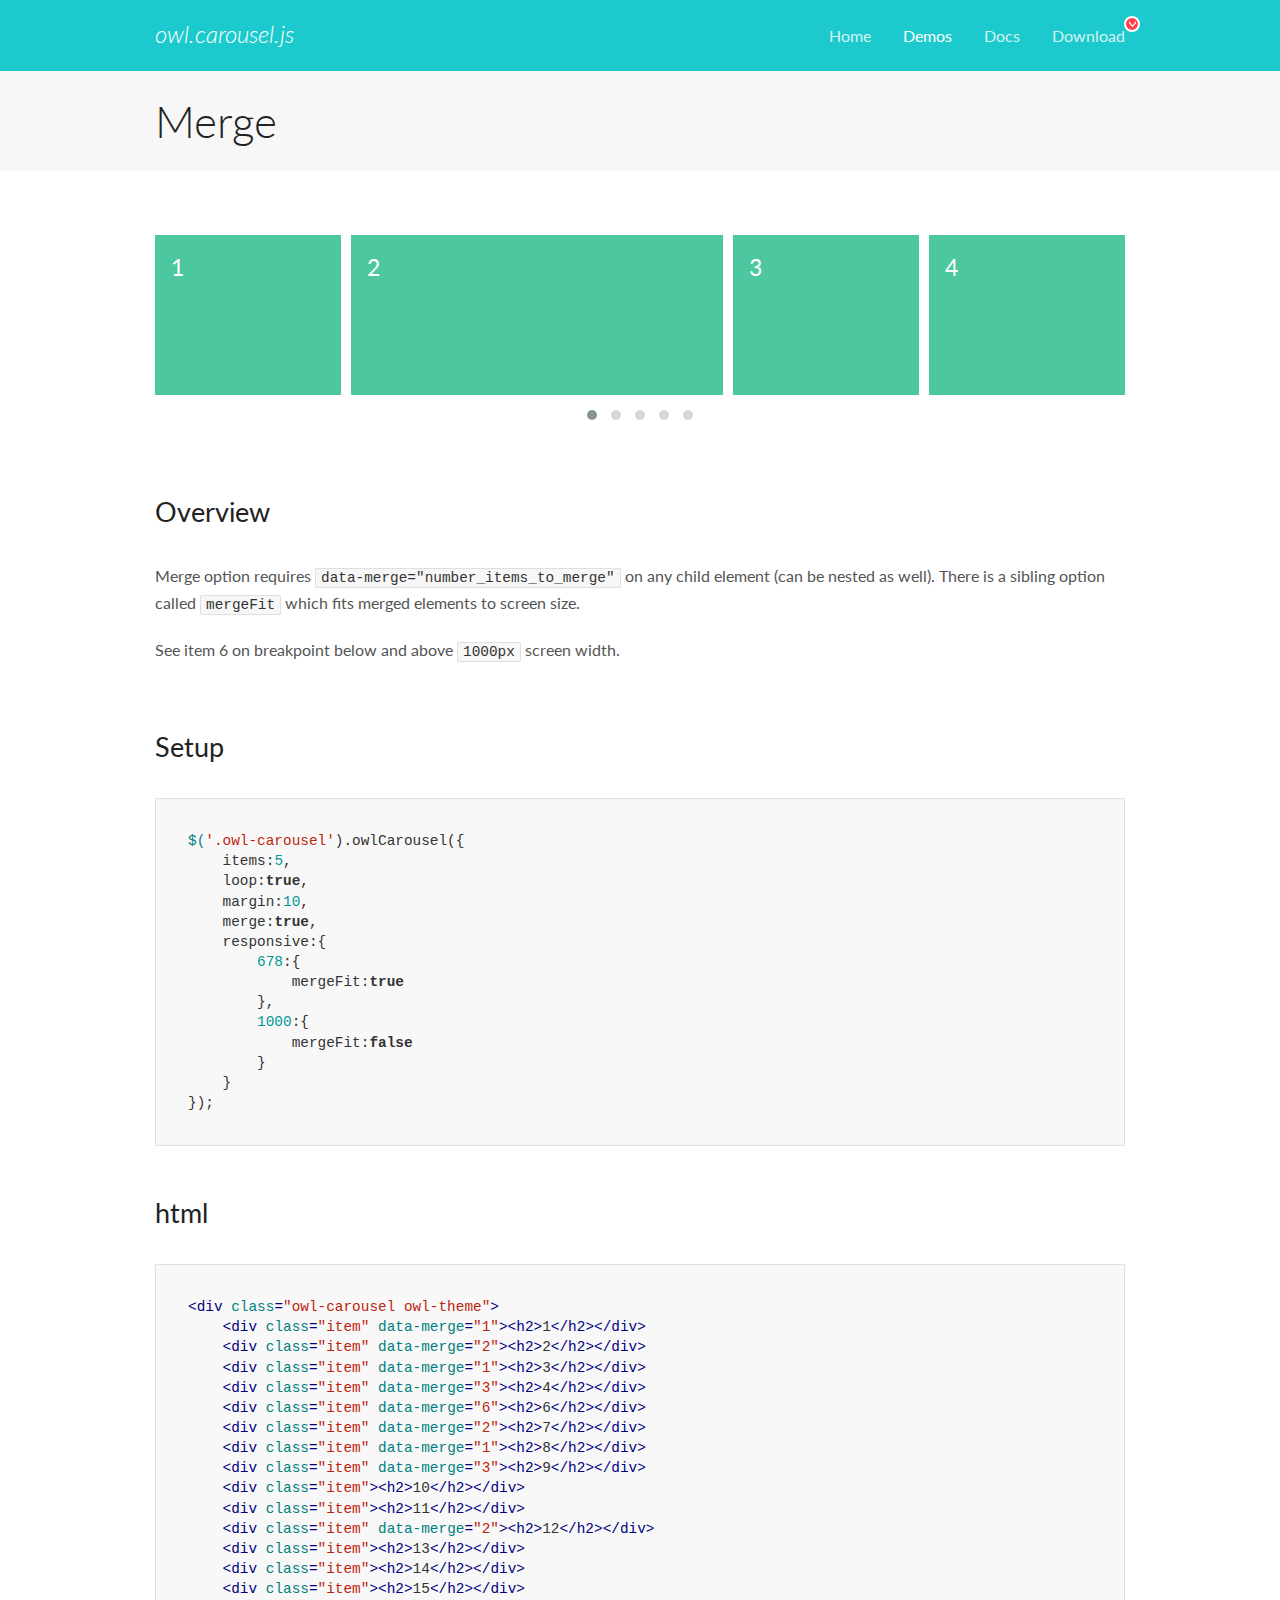
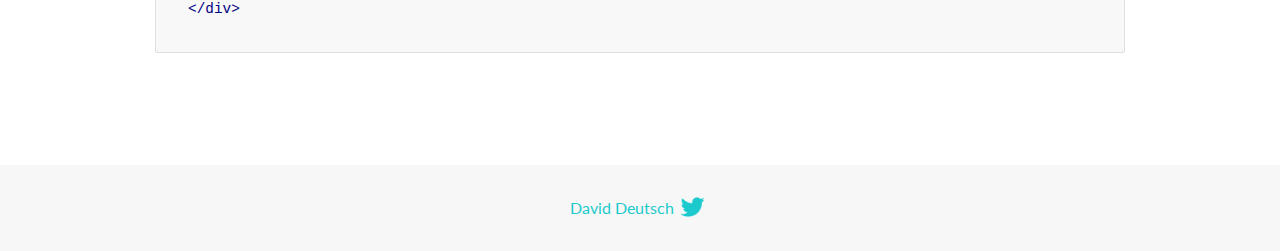
<file: libs/OwlCarousel2-2.3.4/docs/demos/merge.html>
<!DOCTYPE html>
<html lang="en">
  <head>

    <!-- head -->
    <meta charset="utf-8">
    <meta name="msapplication-tap-highlight" content="no" />
    <meta name="viewport" content="width=device-width, initial-scale=1.0" />
    <meta name="description" content="Merge Items">
    <meta name="author" content="David Deutsch">
    <title>
      Merge Demo | Owl Carousel | 2.3.4
    </title>

    <!-- Stylesheets -->
    <link href='https://fonts.googleapis.com/css?family=Lato:300,400,700,400italic,300italic' rel='stylesheet' type='text/css'>
    <link rel="stylesheet" href="../assets/css/docs.theme.min.css">

    <!-- Owl Stylesheets -->
    <link rel="stylesheet" href="../assets/owlcarousel/assets/owl.carousel.min.css">
    <link rel="stylesheet" href="../assets/owlcarousel/assets/owl.theme.default.min.css">

    <!-- HTML5 shim and Respond.js IE8 support of HTML5 elements and media queries -->

    <!--[if lt IE 9]>
      <script src="https://oss.maxcdn.com/libs/html5shiv/3.7.0/html5shiv.js"></script>
      <script src="https://oss.maxcdn.com/libs/respond.js/1.3.0/respond.min.js"></script>
    <![endif]-->

    <!-- Favicons -->
    <link rel="apple-touch-icon-precomposed" sizes="144x144" href="../assets/ico/apple-touch-icon-144-precomposed.png">
    <link rel="shortcut icon" href="../assets/ico/favicon.png">
    <link rel="shortcut icon" href="favicon.ico">

    <!-- Yeah i know js should not be in header. Its required for demos.-->

    <!-- javascript -->
    <script src="../assets/vendors/jquery.min.js"></script>
    <script src="../assets/owlcarousel/owl.carousel.js"></script>
  </head>
  <body>

    <!-- header -->
    <header class="header">
      <div class="row">
        <div class="large-12 columns">
          <div class="brand left">
            <h3>
              <a href="/OwlCarousel2/">owl.carousel.js</a> 
            </h3>
          </div>
          <a id="toggle-nav" class="right">
            <span></span> <span></span> <span></span> 
          </a> 
          <div class="nav-bar">
            <ul class="clearfix">
              <li> <a href="/OwlCarousel2/index.html">Home</a>  </li>
              <li class="active">
                <a href="/OwlCarousel2/demos/demos.html">Demos</a> 
              </li>
              <li> <a href="/OwlCarousel2/docs/started-welcome.html">Docs</a>  </li>
              <li>
                <a href="https://github.com/OwlCarousel2/OwlCarousel2/archive/2.3.4.zip">Download</a> 
                <span class="download"></span> 
              </li>
            </ul>
          </div>
        </div>
      </div>
    </header>

    <!-- title -->
    <section class="title">
      <div class="row">
        <div class="large-12 columns">
          <h1>Merge</h1>
        </div>
      </div>
    </section>

    <!--  Demos -->
    <section id="demos">
      <div class="row">
        <div class="large-12 columns">
          <div class="owl-carousel owl-theme">
            <div class="item" data-merge="1">
              <h4>1</h4>
            </div>
            <div class="item" data-merge="2">
              <h4>2</h4>
            </div>
            <div class="item" data-merge="1">
              <h4>3</h4>
            </div>
            <div class="item" data-merge="3">
              <h4>4</h4>
            </div>
            <div class="item" data-merge="6">
              <h4>6</h4>
            </div>
            <div class="item" data-merge="2">
              <h4>7</h4>
            </div>
            <div class="item" data-merge="1">
              <h4>8</h4>
            </div>
            <div class="item" data-merge="3">
              <h4>9</h4>
            </div>
            <div class="item">
              <h4>10</h4>
            </div>
            <div class="item">
              <h4>11</h4>
            </div>
            <div class="item" data-merge="2">
              <h4>12</h4>
            </div>
            <div class="item">
              <h4>13</h4>
            </div>
            <div class="item">
              <h4>14</h4>
            </div>
            <div class="item">
              <h4>15</h4>
            </div>
          </div>
          <h3 id="overview">Overview</h3>
          <p>Merge option requires <code>data-merge=&quot;number_items_to_merge&quot;</code> on any child element (can be nested as well). There is a sibling option called <code>mergeFit</code> which fits merged elements to screen size. </p>
          <p>See item 6 on breakpoint below and above <code>1000px</code> screen width.</p>
          <h3 id="setup">Setup</h3>
          <pre><code>$(&#39;.owl-carousel&#39;).owlCarousel({
    items:5,
    loop:true,
    margin:10,
    merge:true,
    responsive:{
        678:{
            mergeFit:true
        },
        1000:{
            mergeFit:false
        }
    }
});</code></pre>
          <h3 id="html">html</h3>
          <pre><code>&lt;div class=&quot;owl-carousel owl-theme&quot;&gt;
    &lt;div class=&quot;item&quot; data-merge=&quot;1&quot;&gt;&lt;h2&gt;1&lt;/h2&gt;&lt;/div&gt;
    &lt;div class=&quot;item&quot; data-merge=&quot;2&quot;&gt;&lt;h2&gt;2&lt;/h2&gt;&lt;/div&gt;
    &lt;div class=&quot;item&quot; data-merge=&quot;1&quot;&gt;&lt;h2&gt;3&lt;/h2&gt;&lt;/div&gt;
    &lt;div class=&quot;item&quot; data-merge=&quot;3&quot;&gt;&lt;h2&gt;4&lt;/h2&gt;&lt;/div&gt;
    &lt;div class=&quot;item&quot; data-merge=&quot;6&quot;&gt;&lt;h2&gt;6&lt;/h2&gt;&lt;/div&gt;
    &lt;div class=&quot;item&quot; data-merge=&quot;2&quot;&gt;&lt;h2&gt;7&lt;/h2&gt;&lt;/div&gt;
    &lt;div class=&quot;item&quot; data-merge=&quot;1&quot;&gt;&lt;h2&gt;8&lt;/h2&gt;&lt;/div&gt;
    &lt;div class=&quot;item&quot; data-merge=&quot;3&quot;&gt;&lt;h2&gt;9&lt;/h2&gt;&lt;/div&gt;
    &lt;div class=&quot;item&quot;&gt;&lt;h2&gt;10&lt;/h2&gt;&lt;/div&gt;
    &lt;div class=&quot;item&quot;&gt;&lt;h2&gt;11&lt;/h2&gt;&lt;/div&gt;
    &lt;div class=&quot;item&quot; data-merge=&quot;2&quot;&gt;&lt;h2&gt;12&lt;/h2&gt;&lt;/div&gt;
    &lt;div class=&quot;item&quot;&gt;&lt;h2&gt;13&lt;/h2&gt;&lt;/div&gt;
    &lt;div class=&quot;item&quot;&gt;&lt;h2&gt;14&lt;/h2&gt;&lt;/div&gt;
    &lt;div class=&quot;item&quot;&gt;&lt;h2&gt;15&lt;/h2&gt;&lt;/div&gt;
&lt;/div&gt;</code></pre>
          <script>
            $(document).ready(function() {
              $('.owl-carousel').owlCarousel({
                items: 5,
                loop: true,
                margin: 10,
                merge: true,
                responsive: {
                  678: {
                    mergeFit: true
                  },
                  1000: {
                    mergeFit: false
                  }
                }
              });
            })
          </script>
        </div>
      </div>
    </section>

    <!-- footer -->
    <footer class="footer">
      <div class="row">
        <div class="large-12 columns">
          <h5>
            <a href="/OwlCarousel2/docs/support-contact.html">David Deutsch</a> 
            <a id="custom-tweet-button" href="https://twitter.com/share?url=https://github.com/OwlCarousel2/OwlCarousel2&text=Owl Carousel - This is so awesome! " target="_blank"></a> 
          </h5>
        </div>
      </div>
    </footer>

    <!-- vendors -->
    <script src="../assets/vendors/highlight.js"></script>
    <script src="../assets/js/app.js"></script>
  </body>
</html>
</file>
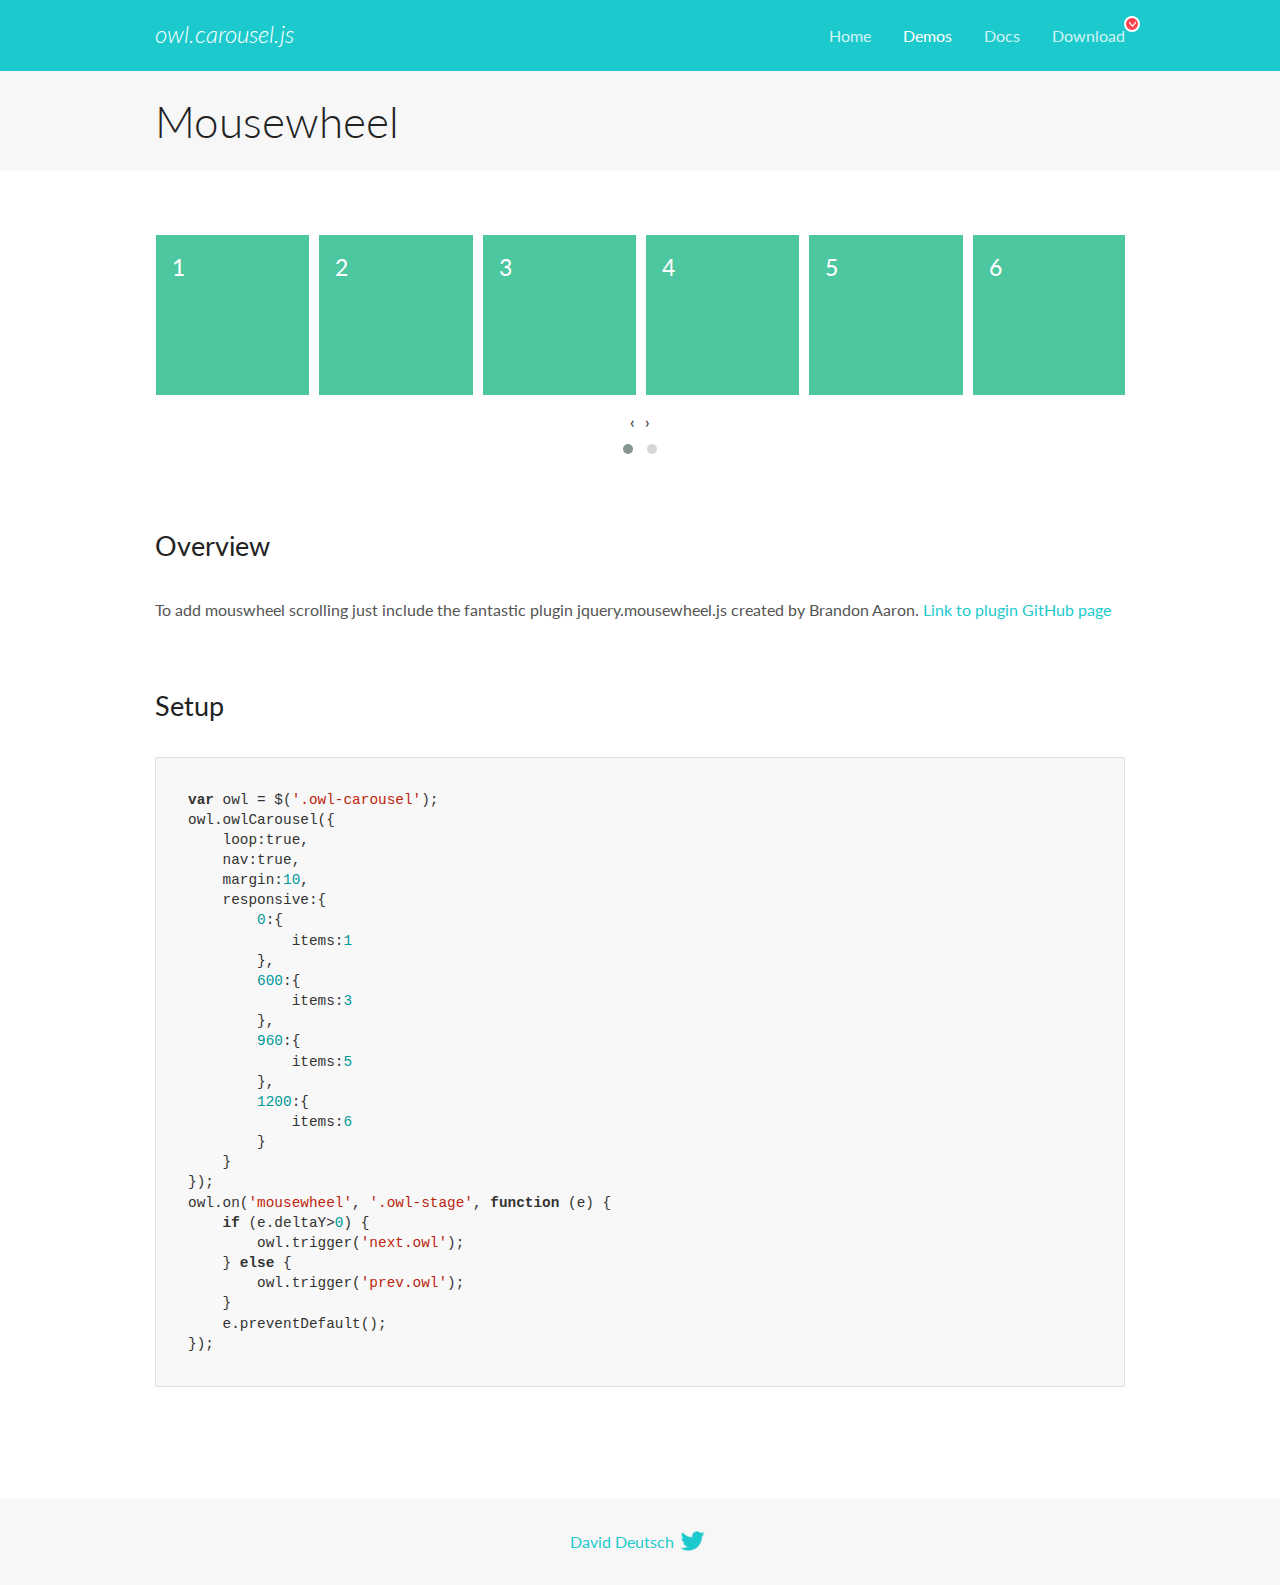
<file: libs/OwlCarousel2-2.3.4/docs/demos/mousewheel.html>
<!DOCTYPE html>
<html lang="en">
  <head>

    <!-- head -->
    <meta charset="utf-8">
    <meta name="msapplication-tap-highlight" content="no" />
    <meta name="viewport" content="width=device-width, initial-scale=1.0" />
    <meta name="description" content="Mousewheel usage demo">
    <meta name="author" content="David Deutsch">
    <title>
      Mousewheel Demo | Owl Carousel | 2.3.4
    </title>

    <!-- Stylesheets -->
    <link href='https://fonts.googleapis.com/css?family=Lato:300,400,700,400italic,300italic' rel='stylesheet' type='text/css'>
    <link rel="stylesheet" href="../assets/css/docs.theme.min.css">

    <!-- Owl Stylesheets -->
    <link rel="stylesheet" href="../assets/owlcarousel/assets/owl.carousel.min.css">
    <link rel="stylesheet" href="../assets/owlcarousel/assets/owl.theme.default.min.css">

    <!-- HTML5 shim and Respond.js IE8 support of HTML5 elements and media queries -->

    <!--[if lt IE 9]>
      <script src="https://oss.maxcdn.com/libs/html5shiv/3.7.0/html5shiv.js"></script>
      <script src="https://oss.maxcdn.com/libs/respond.js/1.3.0/respond.min.js"></script>
    <![endif]-->

    <!-- Favicons -->
    <link rel="apple-touch-icon-precomposed" sizes="144x144" href="../assets/ico/apple-touch-icon-144-precomposed.png">
    <link rel="shortcut icon" href="../assets/ico/favicon.png">
    <link rel="shortcut icon" href="favicon.ico">

    <!-- Yeah i know js should not be in header. Its required for demos.-->

    <!-- javascript -->
    <script src="../assets/vendors/jquery.min.js"></script>
    <script src="../assets/owlcarousel/owl.carousel.js"></script>
  </head>
  <body>

    <!-- header -->
    <header class="header">
      <div class="row">
        <div class="large-12 columns">
          <div class="brand left">
            <h3>
              <a href="/OwlCarousel2/">owl.carousel.js</a> 
            </h3>
          </div>
          <a id="toggle-nav" class="right">
            <span></span> <span></span> <span></span> 
          </a> 
          <div class="nav-bar">
            <ul class="clearfix">
              <li> <a href="/OwlCarousel2/index.html">Home</a>  </li>
              <li class="active">
                <a href="/OwlCarousel2/demos/demos.html">Demos</a> 
              </li>
              <li> <a href="/OwlCarousel2/docs/started-welcome.html">Docs</a>  </li>
              <li>
                <a href="https://github.com/OwlCarousel2/OwlCarousel2/archive/2.3.4.zip">Download</a> 
                <span class="download"></span> 
              </li>
            </ul>
          </div>
        </div>
      </div>
    </header>

    <!-- title -->
    <section class="title">
      <div class="row">
        <div class="large-12 columns">
          <h1>Mousewheel</h1>
        </div>
      </div>
    </section>

    <!--  Demos -->
    <section id="demos">
      <div class="row">
        <div class="large-12 columns">
          <div class="owl-carousel owl-theme">
            <div class="item">
              <h4>1</h4>
            </div>
            <div class="item">
              <h4>2</h4>
            </div>
            <div class="item">
              <h4>3</h4>
            </div>
            <div class="item">
              <h4>4</h4>
            </div>
            <div class="item">
              <h4>5</h4>
            </div>
            <div class="item">
              <h4>6</h4>
            </div>
            <div class="item">
              <h4>7</h4>
            </div>
            <div class="item">
              <h4>8</h4>
            </div>
            <div class="item">
              <h4>9</h4>
            </div>
            <div class="item">
              <h4>10</h4>
            </div>
            <div class="item">
              <h4>11</h4>
            </div>
            <div class="item">
              <h4>12</h4>
            </div>
          </div>
          <h3 id="overview">Overview</h3>
          <p>To add mouswheel scrolling just include the fantastic plugin jquery.mousewheel.js created by Brandon Aaron.
            <a href="https://github.com/brandonaaron/jquery-mousewheel">Link to plugin GitHub page</a> 
          </p>
          <h3 id="setup">Setup</h3>
          <pre><code>var owl = $(&#39;.owl-carousel&#39;);
owl.owlCarousel({
    loop:true,
    nav:true,
    margin:10,
    responsive:{
        0:{
            items:1
        },
        600:{
            items:3
        },            
        960:{
            items:5
        },
        1200:{
            items:6
        }
    }
});
owl.on(&#39;mousewheel&#39;, &#39;.owl-stage&#39;, function (e) {
    if (e.deltaY&gt;0) {
        owl.trigger(&#39;next.owl&#39;);
    } else {
        owl.trigger(&#39;prev.owl&#39;);
    }
    e.preventDefault();
});</code></pre>
          <script src="../assets/vendors/jquery.mousewheel.min.js"></script>
          <script>
            $(document).ready(function() {
              var owl = $('.owl-carousel');
              owl.owlCarousel({
                loop: true,
                nav: true,
                margin: 10,
                responsive: {
                  0: {
                    items: 1
                  },
                  600: {
                    items: 3
                  },
                  960: {
                    items: 5
                  },
                  1200: {
                    items: 6
                  }
                }
              });
              owl.on('mousewheel', '.owl-stage', function(e) {
                if (e.deltaY > 0) {
                  owl.trigger('next.owl');
                } else {
                  owl.trigger('prev.owl');
                }
                e.preventDefault();
              });
            })
          </script>
        </div>
      </div>
    </section>

    <!-- footer -->
    <footer class="footer">
      <div class="row">
        <div class="large-12 columns">
          <h5>
            <a href="/OwlCarousel2/docs/support-contact.html">David Deutsch</a> 
            <a id="custom-tweet-button" href="https://twitter.com/share?url=https://github.com/OwlCarousel2/OwlCarousel2&text=Owl Carousel - This is so awesome! " target="_blank"></a> 
          </h5>
        </div>
      </div>
    </footer>

    <!-- vendors -->
    <script src="../assets/vendors/highlight.js"></script>
    <script src="../assets/js/app.js"></script>
  </body>
</html>
</file>
